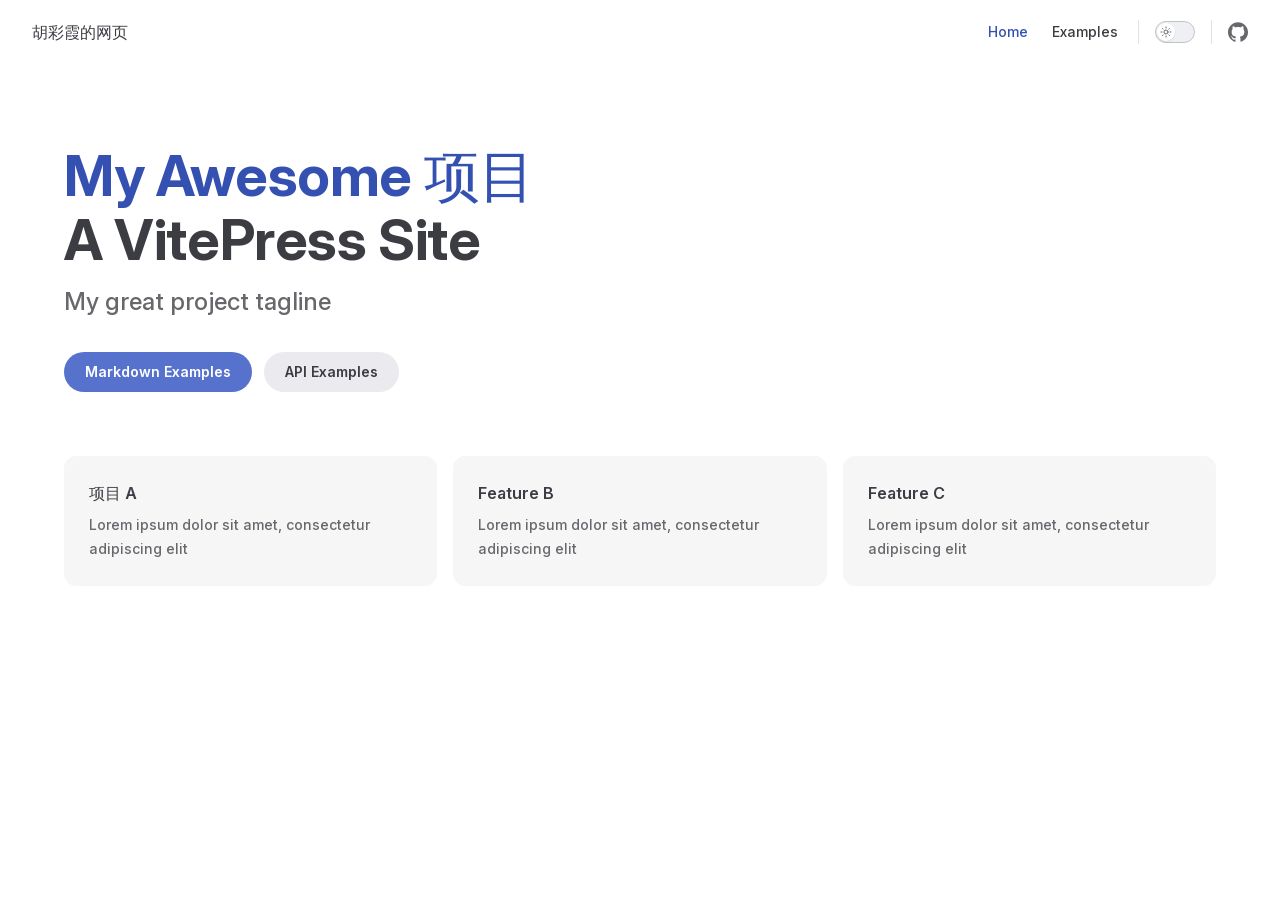
<file: index.html>
<!DOCTYPE html>
<html lang="en-US" dir="ltr">
  <head>
    <meta charset="utf-8">
    <meta name="viewport" content="width=device-width,initial-scale=1">
    <title>胡彩霞的网页</title>
    <meta name="description" content="A VitePress Site">
    <meta name="generator" content="VitePress v2.0.0-alpha.15">
    <link rel="preload stylesheet" href="/assets/style.tE5om2fv.css" as="style">
    <link rel="preload stylesheet" href="/vp-icons.css" as="style">
    
    <script type="module" src="/assets/app.DkbJkbWd.js"></script>
    <link rel="preload" href="/assets/inter-roman-latin.Di8DUHzh.woff2" as="font" type="font/woff2" crossorigin="">
    <link rel="modulepreload" href="/assets/chunks/theme.-PLWBRT_.js">
    <link rel="modulepreload" href="/assets/chunks/framework.B8DMMYNI.js">
    <link rel="modulepreload" href="/assets/index.md.CuyCPKlv.lean.js">
    <script id="check-dark-mode">(()=>{const e=localStorage.getItem("vitepress-theme-appearance")||"auto",a=window.matchMedia("(prefers-color-scheme: dark)").matches;(!e||e==="auto"?a:e==="dark")&&document.documentElement.classList.add("dark")})();</script>
    <script id="check-mac-os">document.documentElement.classList.toggle("mac",/Mac|iPhone|iPod|iPad/i.test(navigator.platform));</script>
  </head>
  <body>
    <div id="app"><div class="Layout" data-v-1df9f90f><!--[--><!--]--><!--[--><span tabindex="-1" data-v-331ec75c></span><a href="#VPContent" class="VPSkipLink visually-hidden" data-v-331ec75c>Skip to content</a><!--]--><!----><header class="VPNav" data-v-1df9f90f data-v-da52a441><div class="VPNavBar" data-v-da52a441 data-v-70946a35><div class="wrapper" data-v-70946a35><div class="container" data-v-70946a35><div class="title" data-v-70946a35><div class="VPNavBarTitle" data-v-70946a35 data-v-1e38c6bc><a class="title" href="/" data-v-1e38c6bc><!--[--><!--]--><!----><span data-v-1e38c6bc>胡彩霞的网页</span><!--[--><!--]--></a></div></div><div class="content" data-v-70946a35><div class="content-body" data-v-70946a35><!--[--><!--]--><div class="VPNavBarSearch search" data-v-70946a35><!----></div><nav aria-labelledby="main-nav-aria-label" class="VPNavBarMenu menu" data-v-70946a35 data-v-39714824><span id="main-nav-aria-label" class="visually-hidden" data-v-39714824> Main Navigation </span><!--[--><!--[--><a class="VPLink link VPNavBarMenuLink active" href="/" tabindex="0" data-v-39714824 data-v-52a1d768><!--[--><span data-v-52a1d768>Home</span><!--]--></a><!--]--><!--[--><a class="VPLink link VPNavBarMenuLink" href="/git/note1.html" tabindex="0" data-v-39714824 data-v-52a1d768><!--[--><span data-v-52a1d768>Examples</span><!--]--></a><!--]--><!--]--></nav><!----><div class="VPNavBarAppearance appearance" data-v-70946a35 data-v-6c893767><button class="VPSwitch VPSwitchAppearance" type="button" role="switch" title aria-checked="false" data-v-6c893767 data-v-5337faa4 data-v-1d5665e3><span class="check" data-v-1d5665e3><span class="icon" data-v-1d5665e3><!--[--><span class="vpi-sun sun" data-v-5337faa4></span><span class="vpi-moon moon" data-v-5337faa4></span><!--]--></span></span></button></div><div class="VPSocialLinks VPNavBarSocialLinks social-links" data-v-70946a35 data-v-0394ad82 data-v-d07f11e6><!--[--><a class="VPSocialLink no-icon" href="https://github.com/vuejs/vitepress" aria-label="github" target="_blank" rel="me noopener" data-v-d07f11e6 data-v-591a6b30><span class="vpi-social-github"></span></a><!--]--></div><div class="VPFlyout VPNavBarExtra extra" data-v-70946a35 data-v-bf2fac68 data-v-42cb505d><button type="button" class="button" aria-haspopup="true" aria-expanded="false" aria-label="extra navigation" data-v-42cb505d><span class="vpi-more-horizontal icon" data-v-42cb505d></span></button><div class="menu" data-v-42cb505d><div class="VPMenu" data-v-42cb505d data-v-25a6cce8><!----><!--[--><!--[--><!----><div class="group" data-v-bf2fac68><div class="item appearance" data-v-bf2fac68><p class="label" data-v-bf2fac68>Appearance</p><div class="appearance-action" data-v-bf2fac68><button class="VPSwitch VPSwitchAppearance" type="button" role="switch" title aria-checked="false" data-v-bf2fac68 data-v-5337faa4 data-v-1d5665e3><span class="check" data-v-1d5665e3><span class="icon" data-v-1d5665e3><!--[--><span class="vpi-sun sun" data-v-5337faa4></span><span class="vpi-moon moon" data-v-5337faa4></span><!--]--></span></span></button></div></div></div><div class="group" data-v-bf2fac68><div class="item social-links" data-v-bf2fac68><div class="VPSocialLinks social-links-list" data-v-bf2fac68 data-v-d07f11e6><!--[--><a class="VPSocialLink no-icon" href="https://github.com/vuejs/vitepress" aria-label="github" target="_blank" rel="me noopener" data-v-d07f11e6 data-v-591a6b30><span class="vpi-social-github"></span></a><!--]--></div></div></div><!--]--><!--]--></div></div></div><!--[--><!--]--><button type="button" class="VPNavBarHamburger hamburger" aria-label="mobile navigation" aria-expanded="false" aria-controls="VPNavScreen" data-v-70946a35 data-v-e5dd9c1c><span class="container" data-v-e5dd9c1c><span class="top" data-v-e5dd9c1c></span><span class="middle" data-v-e5dd9c1c></span><span class="bottom" data-v-e5dd9c1c></span></span></button></div></div></div></div><div class="divider" data-v-70946a35><div class="divider-line" data-v-70946a35></div></div></div><!----></header><!----><!----><div class="VPContent is-home" id="VPContent" data-v-1df9f90f data-v-c87f25bf><div class="VPHome" data-v-c87f25bf data-v-8b561e3d><!--[--><!--]--><div class="VPHero VPHomeHero" data-v-8b561e3d data-v-1e96e9e8><div class="container" data-v-1e96e9e8><div class="main" data-v-1e96e9e8><!--[--><!--]--><!--[--><h1 class="heading" data-v-1e96e9e8><span class="name clip" data-v-1e96e9e8>My Awesome 项目</span><span class="text" data-v-1e96e9e8>A VitePress Site</span></h1><p class="tagline" data-v-1e96e9e8>My great project tagline</p><!--]--><!--[--><!--]--><div class="actions" data-v-1e96e9e8><!--[--><div class="action" data-v-1e96e9e8><a class="VPButton medium brand" href="/git/note1.html" data-v-1e96e9e8 data-v-01bff58b><!--[-->Markdown Examples<!--]--></a></div><div class="action" data-v-1e96e9e8><a class="VPButton medium alt" href="/api-examples.html" data-v-1e96e9e8 data-v-01bff58b><!--[-->API Examples<!--]--></a></div><!--]--></div><!--[--><!--]--></div><!----></div></div><!--[--><!--]--><!--[--><!--]--><div class="VPFeatures VPHomeFeatures" data-v-8b561e3d data-v-a6181336><div class="container" data-v-a6181336><div class="items" data-v-a6181336><!--[--><div class="grid-3 item" data-v-a6181336><div class="VPLink no-icon VPFeature" data-v-a6181336 data-v-5219619b><!--[--><article class="box" data-v-5219619b><!----><h2 class="title" data-v-5219619b>项目 A</h2><p class="details" data-v-5219619b>Lorem ipsum dolor sit amet, consectetur adipiscing elit</p><!----></article><!--]--></div></div><div class="grid-3 item" data-v-a6181336><div class="VPLink no-icon VPFeature" data-v-a6181336 data-v-5219619b><!--[--><article class="box" data-v-5219619b><!----><h2 class="title" data-v-5219619b>Feature B</h2><p class="details" data-v-5219619b>Lorem ipsum dolor sit amet, consectetur adipiscing elit</p><!----></article><!--]--></div></div><div class="grid-3 item" data-v-a6181336><div class="VPLink no-icon VPFeature" data-v-a6181336 data-v-5219619b><!--[--><article class="box" data-v-5219619b><!----><h2 class="title" data-v-5219619b>Feature C</h2><p class="details" data-v-5219619b>Lorem ipsum dolor sit amet, consectetur adipiscing elit</p><!----></article><!--]--></div></div><!--]--></div></div></div><!--[--><!--]--><div class="vp-doc container" style="" data-v-8b561e3d data-v-8e2d4988><!--[--><div style="position:relative;" data-v-8b561e3d><div></div></div><!--]--></div></div></div><!----><!--[--><!--]--></div></div>
    <script>window.__VP_HASH_MAP__=JSON.parse("{\"api-examples.md\":\"01-WrTK2\",\"git_note1.md\":\"anYqhx6D\",\"git_note2.md\":\"BTXrP4EF\",\"git_note3.md\":\"DhAqrg-w\",\"git_note4.md\":\"DJQtse--\",\"git_note5.md\":\"CiCuTSr9\",\"git_note6.md\":\"BkOiJZXx\",\"git_note7.md\":\"Cs3NaDq_\",\"index.md\":\"CuyCPKlv\",\"markdown-examples.md\":\"Cr-EjMUX\"}");window.__VP_SITE_DATA__=JSON.parse("{\"lang\":\"en-US\",\"dir\":\"ltr\",\"title\":\"胡彩霞的网页\",\"description\":\"A VitePress Site\",\"base\":\"/\",\"head\":[],\"router\":{\"prefetchLinks\":true},\"appearance\":true,\"themeConfig\":{\"nav\":[{\"text\":\"Home\",\"link\":\"/\"},{\"text\":\"Examples\",\"link\":\"/git/note1\"}],\"sidebar\":[{\"text\":\"Examples\",\"items\":[{\"text\":\"笔记一\",\"link\":\"/git/note1\"},{\"text\":\"笔记二\",\"link\":\"/git/note2\"},{\"text\":\"笔记三\",\"link\":\"/git/note3\"},{\"text\":\"笔记四\",\"link\":\"/git/note4\"},{\"text\":\"笔记五\",\"link\":\"/git/note5\"},{\"text\":\"笔记六\",\"link\":\"/git/note6\"},{\"text\":\"笔记七\",\"link\":\"/git/note7\"}]}],\"socialLinks\":[{\"icon\":\"github\",\"link\":\"https://github.com/vuejs/vitepress\"}]},\"locales\":{},\"scrollOffset\":134,\"cleanUrls\":false,\"additionalConfig\":{}}");</script>
    
  </body>
</html>
</file>
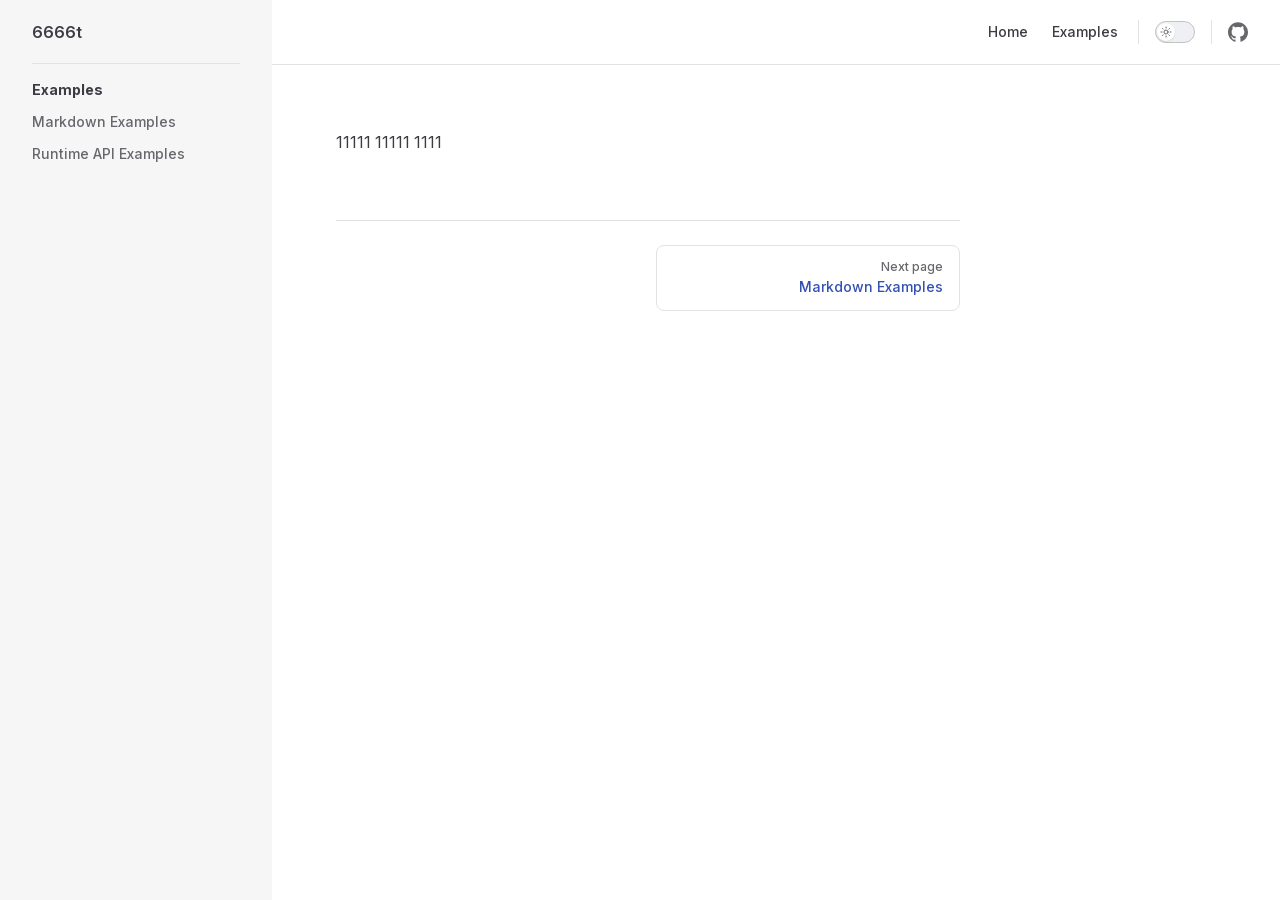
<file: 5615.html>
<!DOCTYPE html>
<html lang="en-US" dir="ltr">
  <head>
    <meta charset="utf-8">
    <meta name="viewport" content="width=device-width,initial-scale=1">
    <title>6666t</title>
    <meta name="description" content="A VitePress Site">
    <meta name="generator" content="VitePress v2.0.0-alpha.13">
    <link rel="preload stylesheet" href="/assets/style.BclE-FKq.css" as="style">
    <link rel="preload stylesheet" href="/vp-icons.css" as="style">
    
    <script type="module" src="/assets/app.Cq2tSvCJ.js"></script>
    <link rel="preload" href="/assets/inter-roman-latin.Di8DUHzh.woff2" as="font" type="font/woff2" crossorigin="">
    <link rel="modulepreload" href="/assets/chunks/theme.C7GAQTKo.js">
    <link rel="modulepreload" href="/assets/chunks/framework.BEBVyHNm.js">
    <link rel="modulepreload" href="/assets/5615.md.BoLRvcFv.lean.js">
    <script id="check-dark-mode">(()=>{const e=localStorage.getItem("vitepress-theme-appearance")||"auto",a=window.matchMedia("(prefers-color-scheme: dark)").matches;(!e||e==="auto"?a:e==="dark")&&document.documentElement.classList.add("dark")})();</script>
    <script id="check-mac-os">document.documentElement.classList.toggle("mac",/Mac|iPhone|iPod|iPad/i.test(navigator.platform));</script>
  </head>
  <body>
    <div id="app"><div class="Layout" data-v-1df9f90f><!--[--><!--]--><!--[--><span tabindex="-1" data-v-331ec75c></span><a href="#VPContent" class="VPSkipLink visually-hidden" data-v-331ec75c>Skip to content</a><!--]--><!----><header class="VPNav" data-v-1df9f90f data-v-9f75dce3><div class="VPNavBar" data-v-9f75dce3 data-v-2a96a3d0><div class="wrapper" data-v-2a96a3d0><div class="container" data-v-2a96a3d0><div class="title" data-v-2a96a3d0><div class="VPNavBarTitle has-sidebar" data-v-2a96a3d0 data-v-1e38c6bc><a class="title" href="/" data-v-1e38c6bc><!--[--><!--]--><!----><span data-v-1e38c6bc>6666t</span><!--[--><!--]--></a></div></div><div class="content" data-v-2a96a3d0><div class="content-body" data-v-2a96a3d0><!--[--><!--]--><div class="VPNavBarSearch search" data-v-2a96a3d0><!----></div><nav aria-labelledby="main-nav-aria-label" class="VPNavBarMenu menu" data-v-2a96a3d0 data-v-39714824><span id="main-nav-aria-label" class="visually-hidden" data-v-39714824> Main Navigation </span><!--[--><!--[--><a class="VPLink link VPNavBarMenuLink" href="/" tabindex="0" data-v-39714824 data-v-52a1d768><!--[--><span data-v-52a1d768>Home</span><!--]--></a><!--]--><!--[--><a class="VPLink link VPNavBarMenuLink" href="/markdown-examples.html" tabindex="0" data-v-39714824 data-v-52a1d768><!--[--><span data-v-52a1d768>Examples</span><!--]--></a><!--]--><!--]--></nav><!----><div class="VPNavBarAppearance appearance" data-v-2a96a3d0 data-v-6c893767><button class="VPSwitch VPSwitchAppearance" type="button" role="switch" title aria-checked="false" data-v-6c893767 data-v-5337faa4 data-v-1d5665e3><span class="check" data-v-1d5665e3><span class="icon" data-v-1d5665e3><!--[--><span class="vpi-sun sun" data-v-5337faa4></span><span class="vpi-moon moon" data-v-5337faa4></span><!--]--></span></span></button></div><div class="VPSocialLinks VPNavBarSocialLinks social-links" data-v-2a96a3d0 data-v-0394ad82 data-v-d07f11e6><!--[--><a class="VPSocialLink no-icon" href="https://github.com/vuejs/vitepress" aria-label="github" target="_blank" rel="me noopener" data-v-d07f11e6 data-v-591a6b30><span class="vpi-social-github"></span></a><!--]--></div><div class="VPFlyout VPNavBarExtra extra" data-v-2a96a3d0 data-v-bf2fac68 data-v-42cb505d><button type="button" class="button" aria-haspopup="true" aria-expanded="false" aria-label="extra navigation" data-v-42cb505d><span class="vpi-more-horizontal icon" data-v-42cb505d></span></button><div class="menu" data-v-42cb505d><div class="VPMenu" data-v-42cb505d data-v-25a6cce8><!----><!--[--><!--[--><!----><div class="group" data-v-bf2fac68><div class="item appearance" data-v-bf2fac68><p class="label" data-v-bf2fac68>Appearance</p><div class="appearance-action" data-v-bf2fac68><button class="VPSwitch VPSwitchAppearance" type="button" role="switch" title aria-checked="false" data-v-bf2fac68 data-v-5337faa4 data-v-1d5665e3><span class="check" data-v-1d5665e3><span class="icon" data-v-1d5665e3><!--[--><span class="vpi-sun sun" data-v-5337faa4></span><span class="vpi-moon moon" data-v-5337faa4></span><!--]--></span></span></button></div></div></div><div class="group" data-v-bf2fac68><div class="item social-links" data-v-bf2fac68><div class="VPSocialLinks social-links-list" data-v-bf2fac68 data-v-d07f11e6><!--[--><a class="VPSocialLink no-icon" href="https://github.com/vuejs/vitepress" aria-label="github" target="_blank" rel="me noopener" data-v-d07f11e6 data-v-591a6b30><span class="vpi-social-github"></span></a><!--]--></div></div></div><!--]--><!--]--></div></div></div><!--[--><!--]--><button type="button" class="VPNavBarHamburger hamburger" aria-label="mobile navigation" aria-expanded="false" aria-controls="VPNavScreen" data-v-2a96a3d0 data-v-e5dd9c1c><span class="container" data-v-e5dd9c1c><span class="top" data-v-e5dd9c1c></span><span class="middle" data-v-e5dd9c1c></span><span class="bottom" data-v-e5dd9c1c></span></span></button></div></div></div></div><div class="divider" data-v-2a96a3d0><div class="divider-line" data-v-2a96a3d0></div></div></div><!----></header><div class="VPLocalNav has-sidebar empty" data-v-1df9f90f data-v-8acdfeb5><div class="container" data-v-8acdfeb5><button class="menu" aria-expanded="false" aria-controls="VPSidebarNav" data-v-8acdfeb5><span class="vpi-align-left menu-icon" data-v-8acdfeb5></span><span class="menu-text" data-v-8acdfeb5>Menu</span></button><div class="VPLocalNavOutlineDropdown" style="--vp-vh:0px;" data-v-8acdfeb5 data-v-0bf0e06f><button data-v-0bf0e06f>Return to top</button><!----></div></div></div><aside class="VPSidebar" data-v-1df9f90f data-v-d9ac16f8><div class="curtain" data-v-d9ac16f8></div><nav class="nav" id="VPSidebarNav" aria-labelledby="sidebar-aria-label" tabindex="-1" data-v-d9ac16f8><span class="visually-hidden" id="sidebar-aria-label" data-v-d9ac16f8> Sidebar Navigation </span><!--[--><!--]--><!--[--><div class="no-transition group" data-v-8d50c081><section class="VPSidebarItem level-0" data-v-8d50c081 data-v-d81de50c><div class="item" role="button" tabindex="0" data-v-d81de50c><div class="indicator" data-v-d81de50c></div><h2 class="text" data-v-d81de50c>Examples</h2><!----></div><div class="items" data-v-d81de50c><!--[--><div class="VPSidebarItem level-1 is-link" data-v-d81de50c data-v-d81de50c><div class="item" data-v-d81de50c><div class="indicator" data-v-d81de50c></div><a class="VPLink link link" href="/markdown-examples.html" data-v-d81de50c><!--[--><p class="text" data-v-d81de50c>Markdown Examples</p><!--]--></a><!----></div><!----></div><div class="VPSidebarItem level-1 is-link" data-v-d81de50c data-v-d81de50c><div class="item" data-v-d81de50c><div class="indicator" data-v-d81de50c></div><a class="VPLink link link" href="/api-examples.html" data-v-d81de50c><!--[--><p class="text" data-v-d81de50c>Runtime API Examples</p><!--]--></a><!----></div><!----></div><!--]--></div></section></div><!--]--><!--[--><!--]--></nav></aside><div class="VPContent has-sidebar" id="VPContent" data-v-1df9f90f data-v-aff0b8d7><div class="VPDoc has-sidebar has-aside" data-v-aff0b8d7 data-v-7011f0d8><!--[--><!--]--><div class="container" data-v-7011f0d8><div class="aside" data-v-7011f0d8><div class="aside-curtain" data-v-7011f0d8></div><div class="aside-container" data-v-7011f0d8><div class="aside-content" data-v-7011f0d8><div class="VPDocAside" data-v-7011f0d8 data-v-3f215769><!--[--><!--]--><!--[--><!--]--><nav aria-labelledby="doc-outline-aria-label" class="VPDocAsideOutline" data-v-3f215769 data-v-60d5052e><div class="content" data-v-60d5052e><div class="outline-marker" data-v-60d5052e></div><div aria-level="2" class="outline-title" id="doc-outline-aria-label" role="heading" data-v-60d5052e>On this page</div><ul class="VPDocOutlineItem root" data-v-60d5052e data-v-1ce71065><!--[--><!--]--></ul></div></nav><!--[--><!--]--><div class="spacer" data-v-3f215769></div><!--[--><!--]--><!----><!--[--><!--]--><!--[--><!--]--></div></div></div></div><div class="content" data-v-7011f0d8><div class="content-container" data-v-7011f0d8><!--[--><!--]--><main class="main" data-v-7011f0d8><div style="position:relative;" class="vp-doc _5615" data-v-7011f0d8><div><p>11111 11111 1111</p></div></div></main><footer class="VPDocFooter" data-v-7011f0d8 data-v-e257564d><!--[--><!--]--><!----><nav class="prev-next" aria-labelledby="doc-footer-aria-label" data-v-e257564d><span class="visually-hidden" id="doc-footer-aria-label" data-v-e257564d>Pager</span><div class="pager" data-v-e257564d><!----></div><div class="pager" data-v-e257564d><a class="VPLink link pager-link next" href="/markdown-examples.html" data-v-e257564d><!--[--><span class="desc" data-v-e257564d>Next page</span><span class="title" data-v-e257564d>Markdown Examples</span><!--]--></a></div></nav></footer><!--[--><!--]--></div></div></div><!--[--><!--]--></div></div><!----><!--[--><!--]--></div></div>
    <script>window.__VP_HASH_MAP__=JSON.parse("{\"5615.md\":\"BoLRvcFv\",\"a_a.md\":\"CcmriNL_\",\"api-examples.md\":\"CV_3w_cI\",\"git_note1.md\":\"C_32cxXJ\",\"index.md\":\"mMLyzAAj\",\"markdown-examples.md\":\"BHGSn4vv\"}");window.__VP_SITE_DATA__=JSON.parse("{\"lang\":\"en-US\",\"dir\":\"ltr\",\"title\":\"6666t\",\"description\":\"A VitePress Site\",\"base\":\"/\",\"head\":[],\"router\":{\"prefetchLinks\":true},\"appearance\":true,\"themeConfig\":{\"nav\":[{\"text\":\"Home\",\"link\":\"/\"},{\"text\":\"Examples\",\"link\":\"/markdown-examples\"}],\"sidebar\":[{\"text\":\"Examples\",\"items\":[{\"text\":\"Markdown Examples\",\"link\":\"/markdown-examples\"},{\"text\":\"Runtime API Examples\",\"link\":\"/api-examples\"}]}],\"socialLinks\":[{\"icon\":\"github\",\"link\":\"https://github.com/vuejs/vitepress\"}]},\"locales\":{},\"scrollOffset\":134,\"cleanUrls\":false,\"additionalConfig\":{}}");</script>
    
  </body>
</html>
</file>
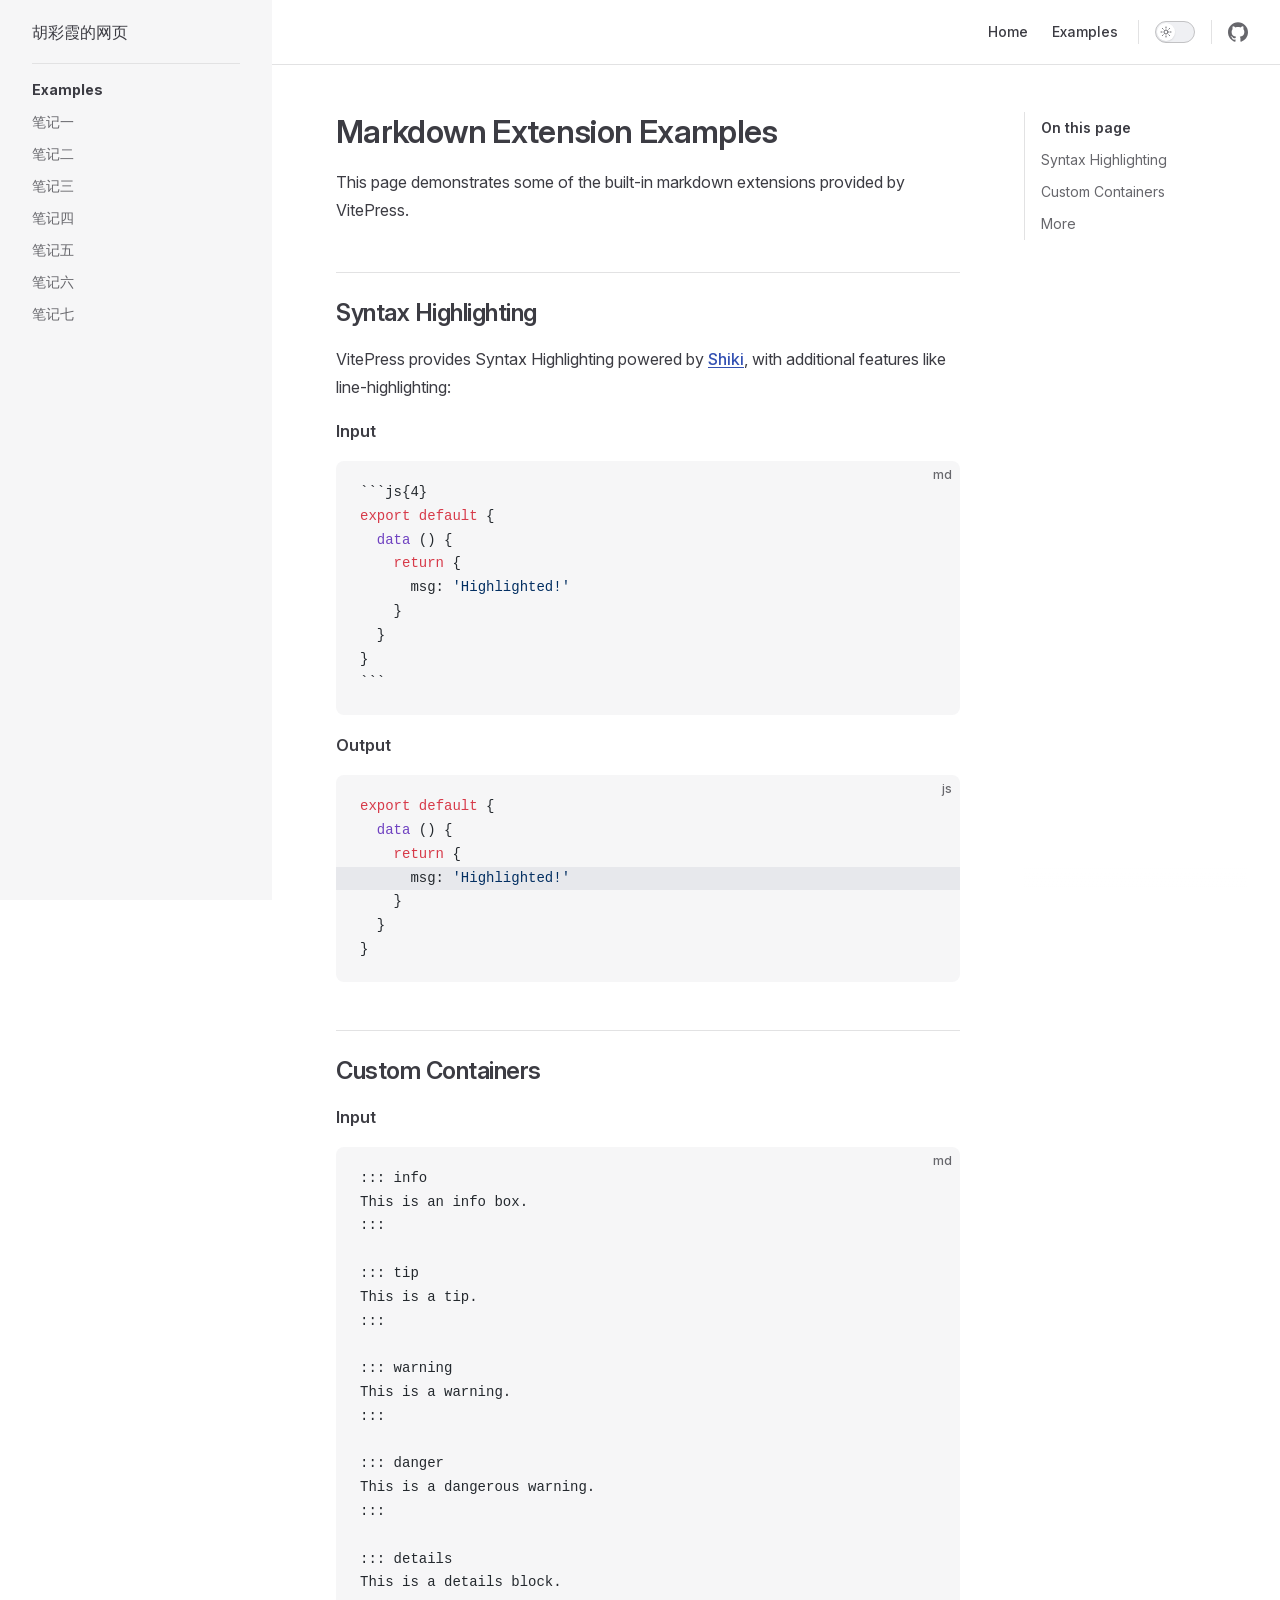
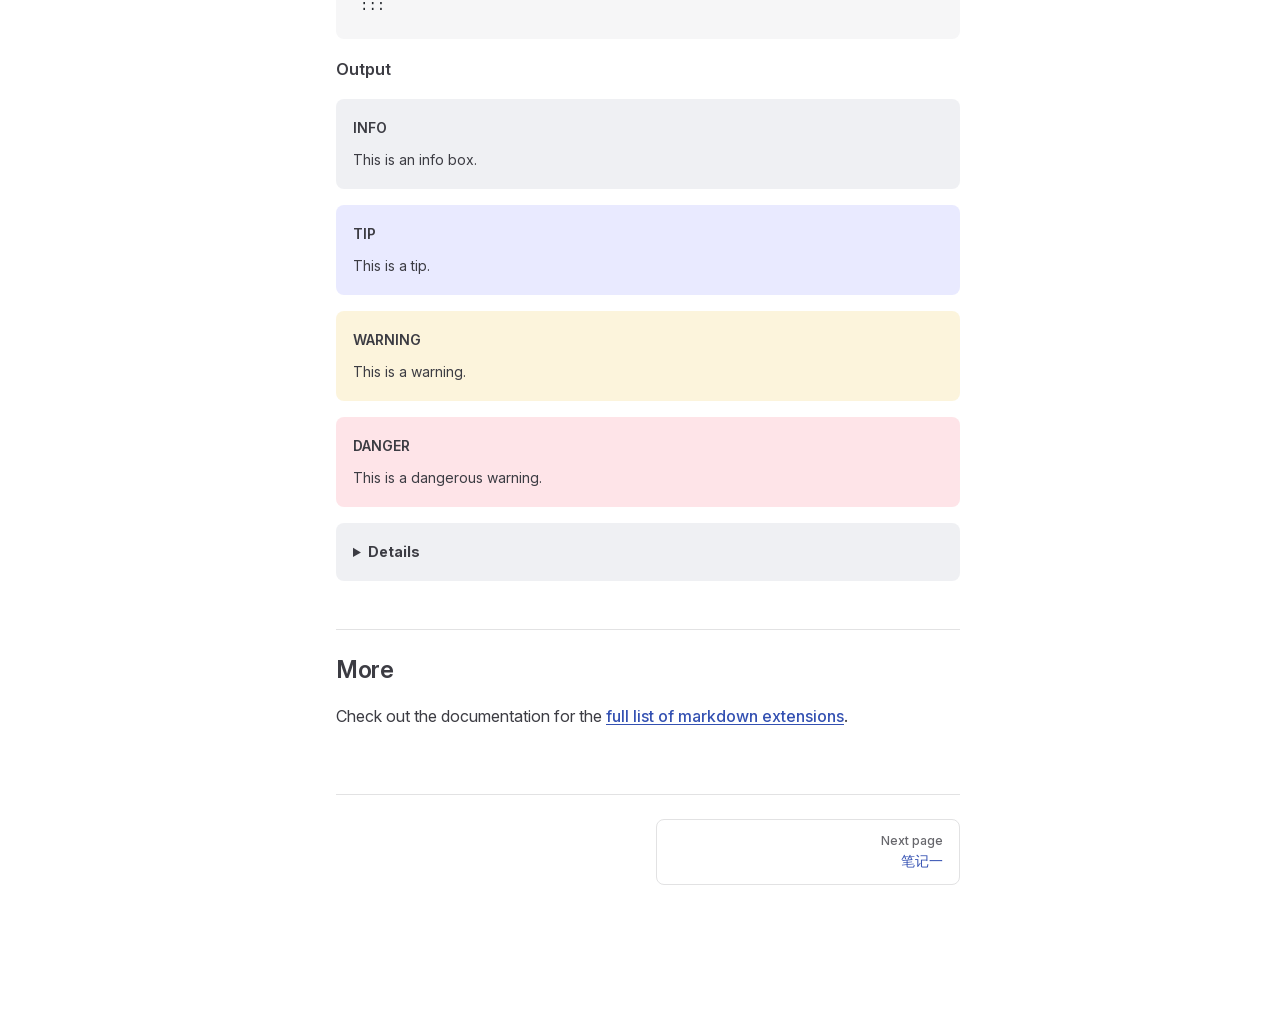
<file: markdown-examples.html>
<!DOCTYPE html>
<html lang="en-US" dir="ltr">
  <head>
    <meta charset="utf-8">
    <meta name="viewport" content="width=device-width,initial-scale=1">
    <title>Markdown Extension Examples | 胡彩霞的网页</title>
    <meta name="description" content="A VitePress Site">
    <meta name="generator" content="VitePress v2.0.0-alpha.15">
    <link rel="preload stylesheet" href="/assets/style.tE5om2fv.css" as="style">
    <link rel="preload stylesheet" href="/vp-icons.css" as="style">
    
    <script type="module" src="/assets/app.DkbJkbWd.js"></script>
    <link rel="preload" href="/assets/inter-roman-latin.Di8DUHzh.woff2" as="font" type="font/woff2" crossorigin="">
    <link rel="modulepreload" href="/assets/chunks/theme.-PLWBRT_.js">
    <link rel="modulepreload" href="/assets/chunks/framework.B8DMMYNI.js">
    <link rel="modulepreload" href="/assets/markdown-examples.md.Cr-EjMUX.lean.js">
    <script id="check-dark-mode">(()=>{const e=localStorage.getItem("vitepress-theme-appearance")||"auto",a=window.matchMedia("(prefers-color-scheme: dark)").matches;(!e||e==="auto"?a:e==="dark")&&document.documentElement.classList.add("dark")})();</script>
    <script id="check-mac-os">document.documentElement.classList.toggle("mac",/Mac|iPhone|iPod|iPad/i.test(navigator.platform));</script>
  </head>
  <body>
    <div id="app"><div class="Layout" data-v-1df9f90f><!--[--><!--]--><!--[--><span tabindex="-1" data-v-331ec75c></span><a href="#VPContent" class="VPSkipLink visually-hidden" data-v-331ec75c>Skip to content</a><!--]--><!----><header class="VPNav" data-v-1df9f90f data-v-da52a441><div class="VPNavBar" data-v-da52a441 data-v-70946a35><div class="wrapper" data-v-70946a35><div class="container" data-v-70946a35><div class="title" data-v-70946a35><div class="VPNavBarTitle has-sidebar" data-v-70946a35 data-v-1e38c6bc><a class="title" href="/" data-v-1e38c6bc><!--[--><!--]--><!----><span data-v-1e38c6bc>胡彩霞的网页</span><!--[--><!--]--></a></div></div><div class="content" data-v-70946a35><div class="content-body" data-v-70946a35><!--[--><!--]--><div class="VPNavBarSearch search" data-v-70946a35><!----></div><nav aria-labelledby="main-nav-aria-label" class="VPNavBarMenu menu" data-v-70946a35 data-v-39714824><span id="main-nav-aria-label" class="visually-hidden" data-v-39714824> Main Navigation </span><!--[--><!--[--><a class="VPLink link VPNavBarMenuLink" href="/" tabindex="0" data-v-39714824 data-v-52a1d768><!--[--><span data-v-52a1d768>Home</span><!--]--></a><!--]--><!--[--><a class="VPLink link VPNavBarMenuLink" href="/git/note1.html" tabindex="0" data-v-39714824 data-v-52a1d768><!--[--><span data-v-52a1d768>Examples</span><!--]--></a><!--]--><!--]--></nav><!----><div class="VPNavBarAppearance appearance" data-v-70946a35 data-v-6c893767><button class="VPSwitch VPSwitchAppearance" type="button" role="switch" title aria-checked="false" data-v-6c893767 data-v-5337faa4 data-v-1d5665e3><span class="check" data-v-1d5665e3><span class="icon" data-v-1d5665e3><!--[--><span class="vpi-sun sun" data-v-5337faa4></span><span class="vpi-moon moon" data-v-5337faa4></span><!--]--></span></span></button></div><div class="VPSocialLinks VPNavBarSocialLinks social-links" data-v-70946a35 data-v-0394ad82 data-v-d07f11e6><!--[--><a class="VPSocialLink no-icon" href="https://github.com/vuejs/vitepress" aria-label="github" target="_blank" rel="me noopener" data-v-d07f11e6 data-v-591a6b30><span class="vpi-social-github"></span></a><!--]--></div><div class="VPFlyout VPNavBarExtra extra" data-v-70946a35 data-v-bf2fac68 data-v-42cb505d><button type="button" class="button" aria-haspopup="true" aria-expanded="false" aria-label="extra navigation" data-v-42cb505d><span class="vpi-more-horizontal icon" data-v-42cb505d></span></button><div class="menu" data-v-42cb505d><div class="VPMenu" data-v-42cb505d data-v-25a6cce8><!----><!--[--><!--[--><!----><div class="group" data-v-bf2fac68><div class="item appearance" data-v-bf2fac68><p class="label" data-v-bf2fac68>Appearance</p><div class="appearance-action" data-v-bf2fac68><button class="VPSwitch VPSwitchAppearance" type="button" role="switch" title aria-checked="false" data-v-bf2fac68 data-v-5337faa4 data-v-1d5665e3><span class="check" data-v-1d5665e3><span class="icon" data-v-1d5665e3><!--[--><span class="vpi-sun sun" data-v-5337faa4></span><span class="vpi-moon moon" data-v-5337faa4></span><!--]--></span></span></button></div></div></div><div class="group" data-v-bf2fac68><div class="item social-links" data-v-bf2fac68><div class="VPSocialLinks social-links-list" data-v-bf2fac68 data-v-d07f11e6><!--[--><a class="VPSocialLink no-icon" href="https://github.com/vuejs/vitepress" aria-label="github" target="_blank" rel="me noopener" data-v-d07f11e6 data-v-591a6b30><span class="vpi-social-github"></span></a><!--]--></div></div></div><!--]--><!--]--></div></div></div><!--[--><!--]--><button type="button" class="VPNavBarHamburger hamburger" aria-label="mobile navigation" aria-expanded="false" aria-controls="VPNavScreen" data-v-70946a35 data-v-e5dd9c1c><span class="container" data-v-e5dd9c1c><span class="top" data-v-e5dd9c1c></span><span class="middle" data-v-e5dd9c1c></span><span class="bottom" data-v-e5dd9c1c></span></span></button></div></div></div></div><div class="divider" data-v-70946a35><div class="divider-line" data-v-70946a35></div></div></div><!----></header><div class="VPLocalNav has-sidebar empty" data-v-1df9f90f data-v-db738f89><div class="container" data-v-db738f89><button class="menu" aria-expanded="false" aria-controls="VPSidebarNav" data-v-db738f89><span class="vpi-align-left menu-icon" data-v-db738f89></span><span class="menu-text" data-v-db738f89>Menu</span></button><div class="VPLocalNavOutlineDropdown" style="--vp-vh:0px;" data-v-db738f89 data-v-0bf0e06f><button data-v-0bf0e06f>Return to top</button><!----></div></div></div><aside class="VPSidebar" data-v-1df9f90f data-v-af661f50><div class="curtain" data-v-af661f50></div><nav class="nav" id="VPSidebarNav" aria-labelledby="sidebar-aria-label" tabindex="-1" data-v-af661f50><span class="visually-hidden" id="sidebar-aria-label" data-v-af661f50> Sidebar Navigation </span><!--[--><!--]--><!--[--><div class="no-transition group" data-v-8d50c081><section class="VPSidebarItem level-0" data-v-8d50c081 data-v-d81de50c><div class="item" role="button" tabindex="0" data-v-d81de50c><div class="indicator" data-v-d81de50c></div><h2 class="text" data-v-d81de50c>Examples</h2><!----></div><div class="items" data-v-d81de50c><!--[--><div class="VPSidebarItem level-1 is-link" data-v-d81de50c data-v-d81de50c><div class="item" data-v-d81de50c><div class="indicator" data-v-d81de50c></div><a class="VPLink link link" href="/git/note1.html" data-v-d81de50c><!--[--><p class="text" data-v-d81de50c>笔记一</p><!--]--></a><!----></div><!----></div><div class="VPSidebarItem level-1 is-link" data-v-d81de50c data-v-d81de50c><div class="item" data-v-d81de50c><div class="indicator" data-v-d81de50c></div><a class="VPLink link link" href="/git/note2.html" data-v-d81de50c><!--[--><p class="text" data-v-d81de50c>笔记二</p><!--]--></a><!----></div><!----></div><div class="VPSidebarItem level-1 is-link" data-v-d81de50c data-v-d81de50c><div class="item" data-v-d81de50c><div class="indicator" data-v-d81de50c></div><a class="VPLink link link" href="/git/note3.html" data-v-d81de50c><!--[--><p class="text" data-v-d81de50c>笔记三</p><!--]--></a><!----></div><!----></div><div class="VPSidebarItem level-1 is-link" data-v-d81de50c data-v-d81de50c><div class="item" data-v-d81de50c><div class="indicator" data-v-d81de50c></div><a class="VPLink link link" href="/git/note4.html" data-v-d81de50c><!--[--><p class="text" data-v-d81de50c>笔记四</p><!--]--></a><!----></div><!----></div><div class="VPSidebarItem level-1 is-link" data-v-d81de50c data-v-d81de50c><div class="item" data-v-d81de50c><div class="indicator" data-v-d81de50c></div><a class="VPLink link link" href="/git/note5.html" data-v-d81de50c><!--[--><p class="text" data-v-d81de50c>笔记五</p><!--]--></a><!----></div><!----></div><div class="VPSidebarItem level-1 is-link" data-v-d81de50c data-v-d81de50c><div class="item" data-v-d81de50c><div class="indicator" data-v-d81de50c></div><a class="VPLink link link" href="/git/note6.html" data-v-d81de50c><!--[--><p class="text" data-v-d81de50c>笔记六</p><!--]--></a><!----></div><!----></div><div class="VPSidebarItem level-1 is-link" data-v-d81de50c data-v-d81de50c><div class="item" data-v-d81de50c><div class="indicator" data-v-d81de50c></div><a class="VPLink link link" href="/git/note7.html" data-v-d81de50c><!--[--><p class="text" data-v-d81de50c>笔记七</p><!--]--></a><!----></div><!----></div><!--]--></div></section></div><!--]--><!--[--><!--]--></nav></aside><div class="VPContent has-sidebar" id="VPContent" data-v-1df9f90f data-v-c87f25bf><div class="VPDoc has-sidebar has-aside" data-v-c87f25bf data-v-7011f0d8><!--[--><!--]--><div class="container" data-v-7011f0d8><div class="aside" data-v-7011f0d8><div class="aside-curtain" data-v-7011f0d8></div><div class="aside-container" data-v-7011f0d8><div class="aside-content" data-v-7011f0d8><div class="VPDocAside" data-v-7011f0d8 data-v-3f215769><!--[--><!--]--><!--[--><!--]--><nav aria-labelledby="doc-outline-aria-label" class="VPDocAsideOutline" data-v-3f215769 data-v-60d5052e><div class="content" data-v-60d5052e><div class="outline-marker" data-v-60d5052e></div><div aria-level="2" class="outline-title" id="doc-outline-aria-label" role="heading" data-v-60d5052e>On this page</div><ul class="VPDocOutlineItem root" data-v-60d5052e data-v-1ce71065><!--[--><!--]--></ul></div></nav><!--[--><!--]--><div class="spacer" data-v-3f215769></div><!--[--><!--]--><!----><!--[--><!--]--><!--[--><!--]--></div></div></div></div><div class="content" data-v-7011f0d8><div class="content-container" data-v-7011f0d8><!--[--><!--]--><main class="main" data-v-7011f0d8><div style="position:relative;" class="vp-doc _markdown-examples" data-v-7011f0d8><div><h1 id="markdown-extension-examples" tabindex="-1">Markdown Extension Examples <a class="header-anchor" href="#markdown-extension-examples" aria-label="Permalink to “Markdown Extension Examples”">​</a></h1><p>This page demonstrates some of the built-in markdown extensions provided by VitePress.</p><h2 id="syntax-highlighting" tabindex="-1">Syntax Highlighting <a class="header-anchor" href="#syntax-highlighting" aria-label="Permalink to “Syntax Highlighting”">​</a></h2><p>VitePress provides Syntax Highlighting powered by <a href="https://github.com/shikijs/shiki" target="_blank" rel="noreferrer">Shiki</a>, with additional features like line-highlighting:</p><p><strong>Input</strong></p><div class="language-md"><button title="Copy Code" class="copy"></button><span class="lang">md</span><pre class="shiki shiki-themes github-light github-dark" style="--shiki-light:#24292e;--shiki-dark:#e1e4e8;--shiki-light-bg:#fff;--shiki-dark-bg:#24292e;" tabindex="0" dir="ltr"><code><span class="line"><span style="--shiki-light:#24292E;--shiki-dark:#E1E4E8;">```js{4}</span></span>
<span class="line"><span style="--shiki-light:#D73A49;--shiki-dark:#F97583;">export</span><span style="--shiki-light:#D73A49;--shiki-dark:#F97583;"> default</span><span style="--shiki-light:#24292E;--shiki-dark:#E1E4E8;"> {</span></span>
<span class="line"><span style="--shiki-light:#6F42C1;--shiki-dark:#B392F0;">  data</span><span style="--shiki-light:#24292E;--shiki-dark:#E1E4E8;"> () {</span></span>
<span class="line"><span style="--shiki-light:#D73A49;--shiki-dark:#F97583;">    return</span><span style="--shiki-light:#24292E;--shiki-dark:#E1E4E8;"> {</span></span>
<span class="line"><span style="--shiki-light:#24292E;--shiki-dark:#E1E4E8;">      msg: </span><span style="--shiki-light:#032F62;--shiki-dark:#9ECBFF;">&#39;Highlighted!&#39;</span></span>
<span class="line"><span style="--shiki-light:#24292E;--shiki-dark:#E1E4E8;">    }</span></span>
<span class="line"><span style="--shiki-light:#24292E;--shiki-dark:#E1E4E8;">  }</span></span>
<span class="line"><span style="--shiki-light:#24292E;--shiki-dark:#E1E4E8;">}</span></span>
<span class="line"><span style="--shiki-light:#24292E;--shiki-dark:#E1E4E8;">```</span></span></code></pre></div><p><strong>Output</strong></p><div class="language-js"><button title="Copy Code" class="copy"></button><span class="lang">js</span><pre class="shiki shiki-themes github-light github-dark" style="--shiki-light:#24292e;--shiki-dark:#e1e4e8;--shiki-light-bg:#fff;--shiki-dark-bg:#24292e;" tabindex="0" dir="ltr"><code><span class="line"><span style="--shiki-light:#D73A49;--shiki-dark:#F97583;">export</span><span style="--shiki-light:#D73A49;--shiki-dark:#F97583;"> default</span><span style="--shiki-light:#24292E;--shiki-dark:#E1E4E8;"> {</span></span>
<span class="line"><span style="--shiki-light:#6F42C1;--shiki-dark:#B392F0;">  data</span><span style="--shiki-light:#24292E;--shiki-dark:#E1E4E8;"> () {</span></span>
<span class="line"><span style="--shiki-light:#D73A49;--shiki-dark:#F97583;">    return</span><span style="--shiki-light:#24292E;--shiki-dark:#E1E4E8;"> {</span></span>
<span class="line highlighted"><span style="--shiki-light:#24292E;--shiki-dark:#E1E4E8;">      msg: </span><span style="--shiki-light:#032F62;--shiki-dark:#9ECBFF;">&#39;Highlighted!&#39;</span></span>
<span class="line"><span style="--shiki-light:#24292E;--shiki-dark:#E1E4E8;">    }</span></span>
<span class="line"><span style="--shiki-light:#24292E;--shiki-dark:#E1E4E8;">  }</span></span>
<span class="line"><span style="--shiki-light:#24292E;--shiki-dark:#E1E4E8;">}</span></span></code></pre></div><h2 id="custom-containers" tabindex="-1">Custom Containers <a class="header-anchor" href="#custom-containers" aria-label="Permalink to “Custom Containers”">​</a></h2><p><strong>Input</strong></p><div class="language-md"><button title="Copy Code" class="copy"></button><span class="lang">md</span><pre class="shiki shiki-themes github-light github-dark" style="--shiki-light:#24292e;--shiki-dark:#e1e4e8;--shiki-light-bg:#fff;--shiki-dark-bg:#24292e;" tabindex="0" dir="ltr"><code><span class="line"><span style="--shiki-light:#24292E;--shiki-dark:#E1E4E8;">::: info</span></span>
<span class="line"><span style="--shiki-light:#24292E;--shiki-dark:#E1E4E8;">This is an info box.</span></span>
<span class="line"><span style="--shiki-light:#24292E;--shiki-dark:#E1E4E8;">:::</span></span>
<span class="line"></span>
<span class="line"><span style="--shiki-light:#24292E;--shiki-dark:#E1E4E8;">::: tip</span></span>
<span class="line"><span style="--shiki-light:#24292E;--shiki-dark:#E1E4E8;">This is a tip.</span></span>
<span class="line"><span style="--shiki-light:#24292E;--shiki-dark:#E1E4E8;">:::</span></span>
<span class="line"></span>
<span class="line"><span style="--shiki-light:#24292E;--shiki-dark:#E1E4E8;">::: warning</span></span>
<span class="line"><span style="--shiki-light:#24292E;--shiki-dark:#E1E4E8;">This is a warning.</span></span>
<span class="line"><span style="--shiki-light:#24292E;--shiki-dark:#E1E4E8;">:::</span></span>
<span class="line"></span>
<span class="line"><span style="--shiki-light:#24292E;--shiki-dark:#E1E4E8;">::: danger</span></span>
<span class="line"><span style="--shiki-light:#24292E;--shiki-dark:#E1E4E8;">This is a dangerous warning.</span></span>
<span class="line"><span style="--shiki-light:#24292E;--shiki-dark:#E1E4E8;">:::</span></span>
<span class="line"></span>
<span class="line"><span style="--shiki-light:#24292E;--shiki-dark:#E1E4E8;">::: details</span></span>
<span class="line"><span style="--shiki-light:#24292E;--shiki-dark:#E1E4E8;">This is a details block.</span></span>
<span class="line"><span style="--shiki-light:#24292E;--shiki-dark:#E1E4E8;">:::</span></span></code></pre></div><p><strong>Output</strong></p><div class="info custom-block"><p class="custom-block-title custom-block-title-default">INFO</p><p>This is an info box.</p></div><div class="tip custom-block"><p class="custom-block-title custom-block-title-default">TIP</p><p>This is a tip.</p></div><div class="warning custom-block"><p class="custom-block-title custom-block-title-default">WARNING</p><p>This is a warning.</p></div><div class="danger custom-block"><p class="custom-block-title custom-block-title-default">DANGER</p><p>This is a dangerous warning.</p></div><details class="details custom-block"><summary>Details</summary><p>This is a details block.</p></details><h2 id="more" tabindex="-1">More <a class="header-anchor" href="#more" aria-label="Permalink to “More”">​</a></h2><p>Check out the documentation for the <a href="https://vitepress.dev/guide/markdown" target="_blank" rel="noreferrer">full list of markdown extensions</a>.</p></div></div></main><footer class="VPDocFooter" data-v-7011f0d8 data-v-e257564d><!--[--><!--]--><!----><nav class="prev-next" aria-labelledby="doc-footer-aria-label" data-v-e257564d><span class="visually-hidden" id="doc-footer-aria-label" data-v-e257564d>Pager</span><div class="pager" data-v-e257564d><!----></div><div class="pager" data-v-e257564d><a class="VPLink link pager-link next" href="/git/note1.html" data-v-e257564d><!--[--><span class="desc" data-v-e257564d>Next page</span><span class="title" data-v-e257564d>笔记一</span><!--]--></a></div></nav></footer><!--[--><!--]--></div></div></div><!--[--><!--]--></div></div><!----><!--[--><!--]--></div></div>
    <script>window.__VP_HASH_MAP__=JSON.parse("{\"api-examples.md\":\"01-WrTK2\",\"git_note1.md\":\"anYqhx6D\",\"git_note2.md\":\"BTXrP4EF\",\"git_note3.md\":\"DhAqrg-w\",\"git_note4.md\":\"DJQtse--\",\"git_note5.md\":\"CiCuTSr9\",\"git_note6.md\":\"BkOiJZXx\",\"git_note7.md\":\"Cs3NaDq_\",\"index.md\":\"CuyCPKlv\",\"markdown-examples.md\":\"Cr-EjMUX\"}");window.__VP_SITE_DATA__=JSON.parse("{\"lang\":\"en-US\",\"dir\":\"ltr\",\"title\":\"胡彩霞的网页\",\"description\":\"A VitePress Site\",\"base\":\"/\",\"head\":[],\"router\":{\"prefetchLinks\":true},\"appearance\":true,\"themeConfig\":{\"nav\":[{\"text\":\"Home\",\"link\":\"/\"},{\"text\":\"Examples\",\"link\":\"/git/note1\"}],\"sidebar\":[{\"text\":\"Examples\",\"items\":[{\"text\":\"笔记一\",\"link\":\"/git/note1\"},{\"text\":\"笔记二\",\"link\":\"/git/note2\"},{\"text\":\"笔记三\",\"link\":\"/git/note3\"},{\"text\":\"笔记四\",\"link\":\"/git/note4\"},{\"text\":\"笔记五\",\"link\":\"/git/note5\"},{\"text\":\"笔记六\",\"link\":\"/git/note6\"},{\"text\":\"笔记七\",\"link\":\"/git/note7\"}]}],\"socialLinks\":[{\"icon\":\"github\",\"link\":\"https://github.com/vuejs/vitepress\"}]},\"locales\":{},\"scrollOffset\":134,\"cleanUrls\":false,\"additionalConfig\":{}}");</script>
    
  </body>
</html>
</file>
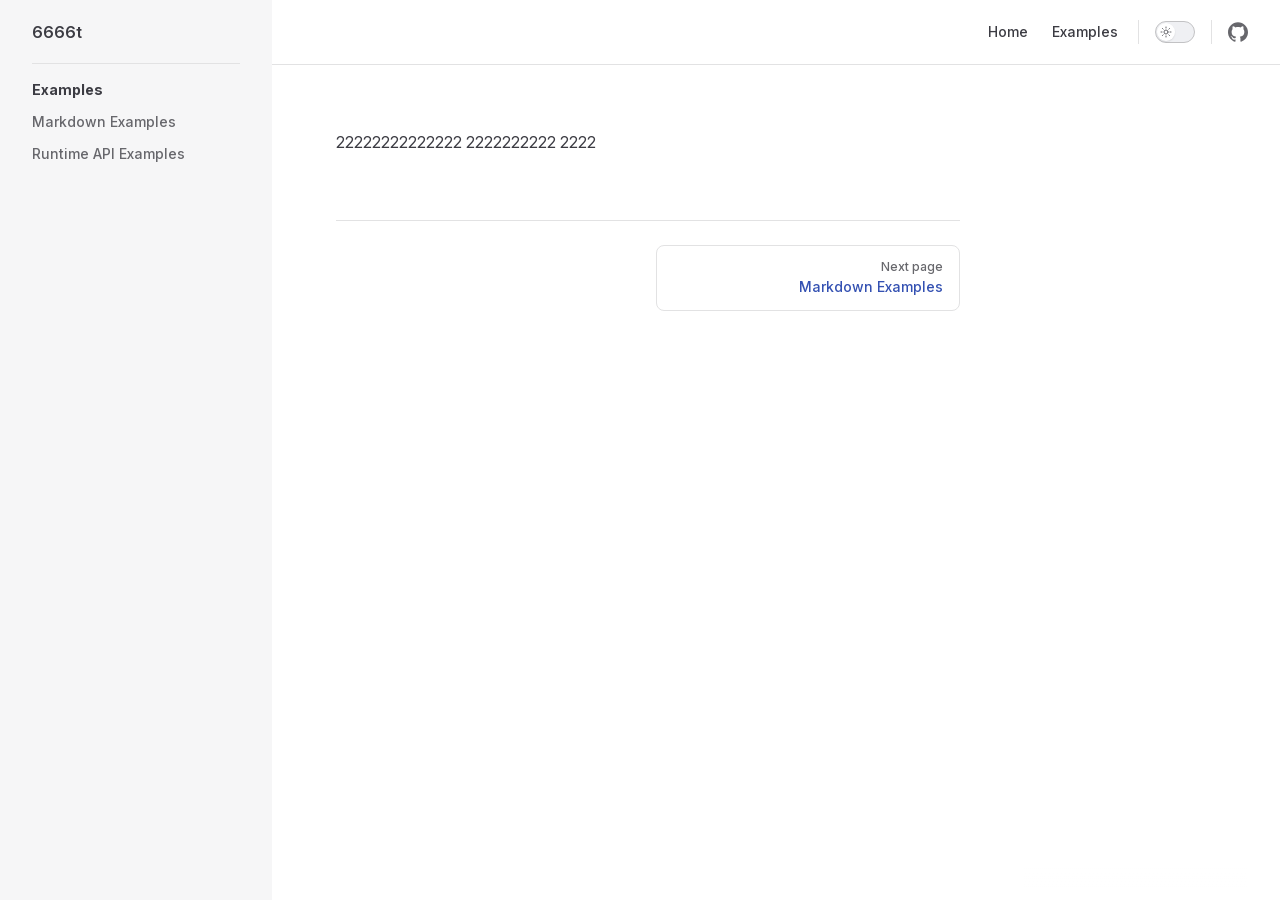
<file: a/a.html>
<!DOCTYPE html>
<html lang="en-US" dir="ltr">
  <head>
    <meta charset="utf-8">
    <meta name="viewport" content="width=device-width,initial-scale=1">
    <title>6666t</title>
    <meta name="description" content="A VitePress Site">
    <meta name="generator" content="VitePress v2.0.0-alpha.13">
    <link rel="preload stylesheet" href="/assets/style.BclE-FKq.css" as="style">
    <link rel="preload stylesheet" href="/vp-icons.css" as="style">
    
    <script type="module" src="/assets/app.Cq2tSvCJ.js"></script>
    <link rel="preload" href="/assets/inter-roman-latin.Di8DUHzh.woff2" as="font" type="font/woff2" crossorigin="">
    <link rel="modulepreload" href="/assets/chunks/theme.C7GAQTKo.js">
    <link rel="modulepreload" href="/assets/chunks/framework.BEBVyHNm.js">
    <link rel="modulepreload" href="/assets/a_a.md.CcmriNL_.lean.js">
    <script id="check-dark-mode">(()=>{const e=localStorage.getItem("vitepress-theme-appearance")||"auto",a=window.matchMedia("(prefers-color-scheme: dark)").matches;(!e||e==="auto"?a:e==="dark")&&document.documentElement.classList.add("dark")})();</script>
    <script id="check-mac-os">document.documentElement.classList.toggle("mac",/Mac|iPhone|iPod|iPad/i.test(navigator.platform));</script>
  </head>
  <body>
    <div id="app"><div class="Layout" data-v-1df9f90f><!--[--><!--]--><!--[--><span tabindex="-1" data-v-331ec75c></span><a href="#VPContent" class="VPSkipLink visually-hidden" data-v-331ec75c>Skip to content</a><!--]--><!----><header class="VPNav" data-v-1df9f90f data-v-9f75dce3><div class="VPNavBar" data-v-9f75dce3 data-v-2a96a3d0><div class="wrapper" data-v-2a96a3d0><div class="container" data-v-2a96a3d0><div class="title" data-v-2a96a3d0><div class="VPNavBarTitle has-sidebar" data-v-2a96a3d0 data-v-1e38c6bc><a class="title" href="/" data-v-1e38c6bc><!--[--><!--]--><!----><span data-v-1e38c6bc>6666t</span><!--[--><!--]--></a></div></div><div class="content" data-v-2a96a3d0><div class="content-body" data-v-2a96a3d0><!--[--><!--]--><div class="VPNavBarSearch search" data-v-2a96a3d0><!----></div><nav aria-labelledby="main-nav-aria-label" class="VPNavBarMenu menu" data-v-2a96a3d0 data-v-39714824><span id="main-nav-aria-label" class="visually-hidden" data-v-39714824> Main Navigation </span><!--[--><!--[--><a class="VPLink link VPNavBarMenuLink" href="/" tabindex="0" data-v-39714824 data-v-52a1d768><!--[--><span data-v-52a1d768>Home</span><!--]--></a><!--]--><!--[--><a class="VPLink link VPNavBarMenuLink" href="/markdown-examples.html" tabindex="0" data-v-39714824 data-v-52a1d768><!--[--><span data-v-52a1d768>Examples</span><!--]--></a><!--]--><!--]--></nav><!----><div class="VPNavBarAppearance appearance" data-v-2a96a3d0 data-v-6c893767><button class="VPSwitch VPSwitchAppearance" type="button" role="switch" title aria-checked="false" data-v-6c893767 data-v-5337faa4 data-v-1d5665e3><span class="check" data-v-1d5665e3><span class="icon" data-v-1d5665e3><!--[--><span class="vpi-sun sun" data-v-5337faa4></span><span class="vpi-moon moon" data-v-5337faa4></span><!--]--></span></span></button></div><div class="VPSocialLinks VPNavBarSocialLinks social-links" data-v-2a96a3d0 data-v-0394ad82 data-v-d07f11e6><!--[--><a class="VPSocialLink no-icon" href="https://github.com/vuejs/vitepress" aria-label="github" target="_blank" rel="me noopener" data-v-d07f11e6 data-v-591a6b30><span class="vpi-social-github"></span></a><!--]--></div><div class="VPFlyout VPNavBarExtra extra" data-v-2a96a3d0 data-v-bf2fac68 data-v-42cb505d><button type="button" class="button" aria-haspopup="true" aria-expanded="false" aria-label="extra navigation" data-v-42cb505d><span class="vpi-more-horizontal icon" data-v-42cb505d></span></button><div class="menu" data-v-42cb505d><div class="VPMenu" data-v-42cb505d data-v-25a6cce8><!----><!--[--><!--[--><!----><div class="group" data-v-bf2fac68><div class="item appearance" data-v-bf2fac68><p class="label" data-v-bf2fac68>Appearance</p><div class="appearance-action" data-v-bf2fac68><button class="VPSwitch VPSwitchAppearance" type="button" role="switch" title aria-checked="false" data-v-bf2fac68 data-v-5337faa4 data-v-1d5665e3><span class="check" data-v-1d5665e3><span class="icon" data-v-1d5665e3><!--[--><span class="vpi-sun sun" data-v-5337faa4></span><span class="vpi-moon moon" data-v-5337faa4></span><!--]--></span></span></button></div></div></div><div class="group" data-v-bf2fac68><div class="item social-links" data-v-bf2fac68><div class="VPSocialLinks social-links-list" data-v-bf2fac68 data-v-d07f11e6><!--[--><a class="VPSocialLink no-icon" href="https://github.com/vuejs/vitepress" aria-label="github" target="_blank" rel="me noopener" data-v-d07f11e6 data-v-591a6b30><span class="vpi-social-github"></span></a><!--]--></div></div></div><!--]--><!--]--></div></div></div><!--[--><!--]--><button type="button" class="VPNavBarHamburger hamburger" aria-label="mobile navigation" aria-expanded="false" aria-controls="VPNavScreen" data-v-2a96a3d0 data-v-e5dd9c1c><span class="container" data-v-e5dd9c1c><span class="top" data-v-e5dd9c1c></span><span class="middle" data-v-e5dd9c1c></span><span class="bottom" data-v-e5dd9c1c></span></span></button></div></div></div></div><div class="divider" data-v-2a96a3d0><div class="divider-line" data-v-2a96a3d0></div></div></div><!----></header><div class="VPLocalNav has-sidebar empty" data-v-1df9f90f data-v-8acdfeb5><div class="container" data-v-8acdfeb5><button class="menu" aria-expanded="false" aria-controls="VPSidebarNav" data-v-8acdfeb5><span class="vpi-align-left menu-icon" data-v-8acdfeb5></span><span class="menu-text" data-v-8acdfeb5>Menu</span></button><div class="VPLocalNavOutlineDropdown" style="--vp-vh:0px;" data-v-8acdfeb5 data-v-0bf0e06f><button data-v-0bf0e06f>Return to top</button><!----></div></div></div><aside class="VPSidebar" data-v-1df9f90f data-v-d9ac16f8><div class="curtain" data-v-d9ac16f8></div><nav class="nav" id="VPSidebarNav" aria-labelledby="sidebar-aria-label" tabindex="-1" data-v-d9ac16f8><span class="visually-hidden" id="sidebar-aria-label" data-v-d9ac16f8> Sidebar Navigation </span><!--[--><!--]--><!--[--><div class="no-transition group" data-v-8d50c081><section class="VPSidebarItem level-0" data-v-8d50c081 data-v-d81de50c><div class="item" role="button" tabindex="0" data-v-d81de50c><div class="indicator" data-v-d81de50c></div><h2 class="text" data-v-d81de50c>Examples</h2><!----></div><div class="items" data-v-d81de50c><!--[--><div class="VPSidebarItem level-1 is-link" data-v-d81de50c data-v-d81de50c><div class="item" data-v-d81de50c><div class="indicator" data-v-d81de50c></div><a class="VPLink link link" href="/markdown-examples.html" data-v-d81de50c><!--[--><p class="text" data-v-d81de50c>Markdown Examples</p><!--]--></a><!----></div><!----></div><div class="VPSidebarItem level-1 is-link" data-v-d81de50c data-v-d81de50c><div class="item" data-v-d81de50c><div class="indicator" data-v-d81de50c></div><a class="VPLink link link" href="/api-examples.html" data-v-d81de50c><!--[--><p class="text" data-v-d81de50c>Runtime API Examples</p><!--]--></a><!----></div><!----></div><!--]--></div></section></div><!--]--><!--[--><!--]--></nav></aside><div class="VPContent has-sidebar" id="VPContent" data-v-1df9f90f data-v-aff0b8d7><div class="VPDoc has-sidebar has-aside" data-v-aff0b8d7 data-v-7011f0d8><!--[--><!--]--><div class="container" data-v-7011f0d8><div class="aside" data-v-7011f0d8><div class="aside-curtain" data-v-7011f0d8></div><div class="aside-container" data-v-7011f0d8><div class="aside-content" data-v-7011f0d8><div class="VPDocAside" data-v-7011f0d8 data-v-3f215769><!--[--><!--]--><!--[--><!--]--><nav aria-labelledby="doc-outline-aria-label" class="VPDocAsideOutline" data-v-3f215769 data-v-60d5052e><div class="content" data-v-60d5052e><div class="outline-marker" data-v-60d5052e></div><div aria-level="2" class="outline-title" id="doc-outline-aria-label" role="heading" data-v-60d5052e>On this page</div><ul class="VPDocOutlineItem root" data-v-60d5052e data-v-1ce71065><!--[--><!--]--></ul></div></nav><!--[--><!--]--><div class="spacer" data-v-3f215769></div><!--[--><!--]--><!----><!--[--><!--]--><!--[--><!--]--></div></div></div></div><div class="content" data-v-7011f0d8><div class="content-container" data-v-7011f0d8><!--[--><!--]--><main class="main" data-v-7011f0d8><div style="position:relative;" class="vp-doc _a_a" data-v-7011f0d8><div><p>22222222222222 2222222222 2222</p></div></div></main><footer class="VPDocFooter" data-v-7011f0d8 data-v-e257564d><!--[--><!--]--><!----><nav class="prev-next" aria-labelledby="doc-footer-aria-label" data-v-e257564d><span class="visually-hidden" id="doc-footer-aria-label" data-v-e257564d>Pager</span><div class="pager" data-v-e257564d><!----></div><div class="pager" data-v-e257564d><a class="VPLink link pager-link next" href="/markdown-examples.html" data-v-e257564d><!--[--><span class="desc" data-v-e257564d>Next page</span><span class="title" data-v-e257564d>Markdown Examples</span><!--]--></a></div></nav></footer><!--[--><!--]--></div></div></div><!--[--><!--]--></div></div><!----><!--[--><!--]--></div></div>
    <script>window.__VP_HASH_MAP__=JSON.parse("{\"5615.md\":\"BoLRvcFv\",\"a_a.md\":\"CcmriNL_\",\"api-examples.md\":\"CV_3w_cI\",\"git_note1.md\":\"C_32cxXJ\",\"index.md\":\"mMLyzAAj\",\"markdown-examples.md\":\"BHGSn4vv\"}");window.__VP_SITE_DATA__=JSON.parse("{\"lang\":\"en-US\",\"dir\":\"ltr\",\"title\":\"6666t\",\"description\":\"A VitePress Site\",\"base\":\"/\",\"head\":[],\"router\":{\"prefetchLinks\":true},\"appearance\":true,\"themeConfig\":{\"nav\":[{\"text\":\"Home\",\"link\":\"/\"},{\"text\":\"Examples\",\"link\":\"/markdown-examples\"}],\"sidebar\":[{\"text\":\"Examples\",\"items\":[{\"text\":\"Markdown Examples\",\"link\":\"/markdown-examples\"},{\"text\":\"Runtime API Examples\",\"link\":\"/api-examples\"}]}],\"socialLinks\":[{\"icon\":\"github\",\"link\":\"https://github.com/vuejs/vitepress\"}]},\"locales\":{},\"scrollOffset\":134,\"cleanUrls\":false,\"additionalConfig\":{}}");</script>
    
  </body>
</html>
</file>
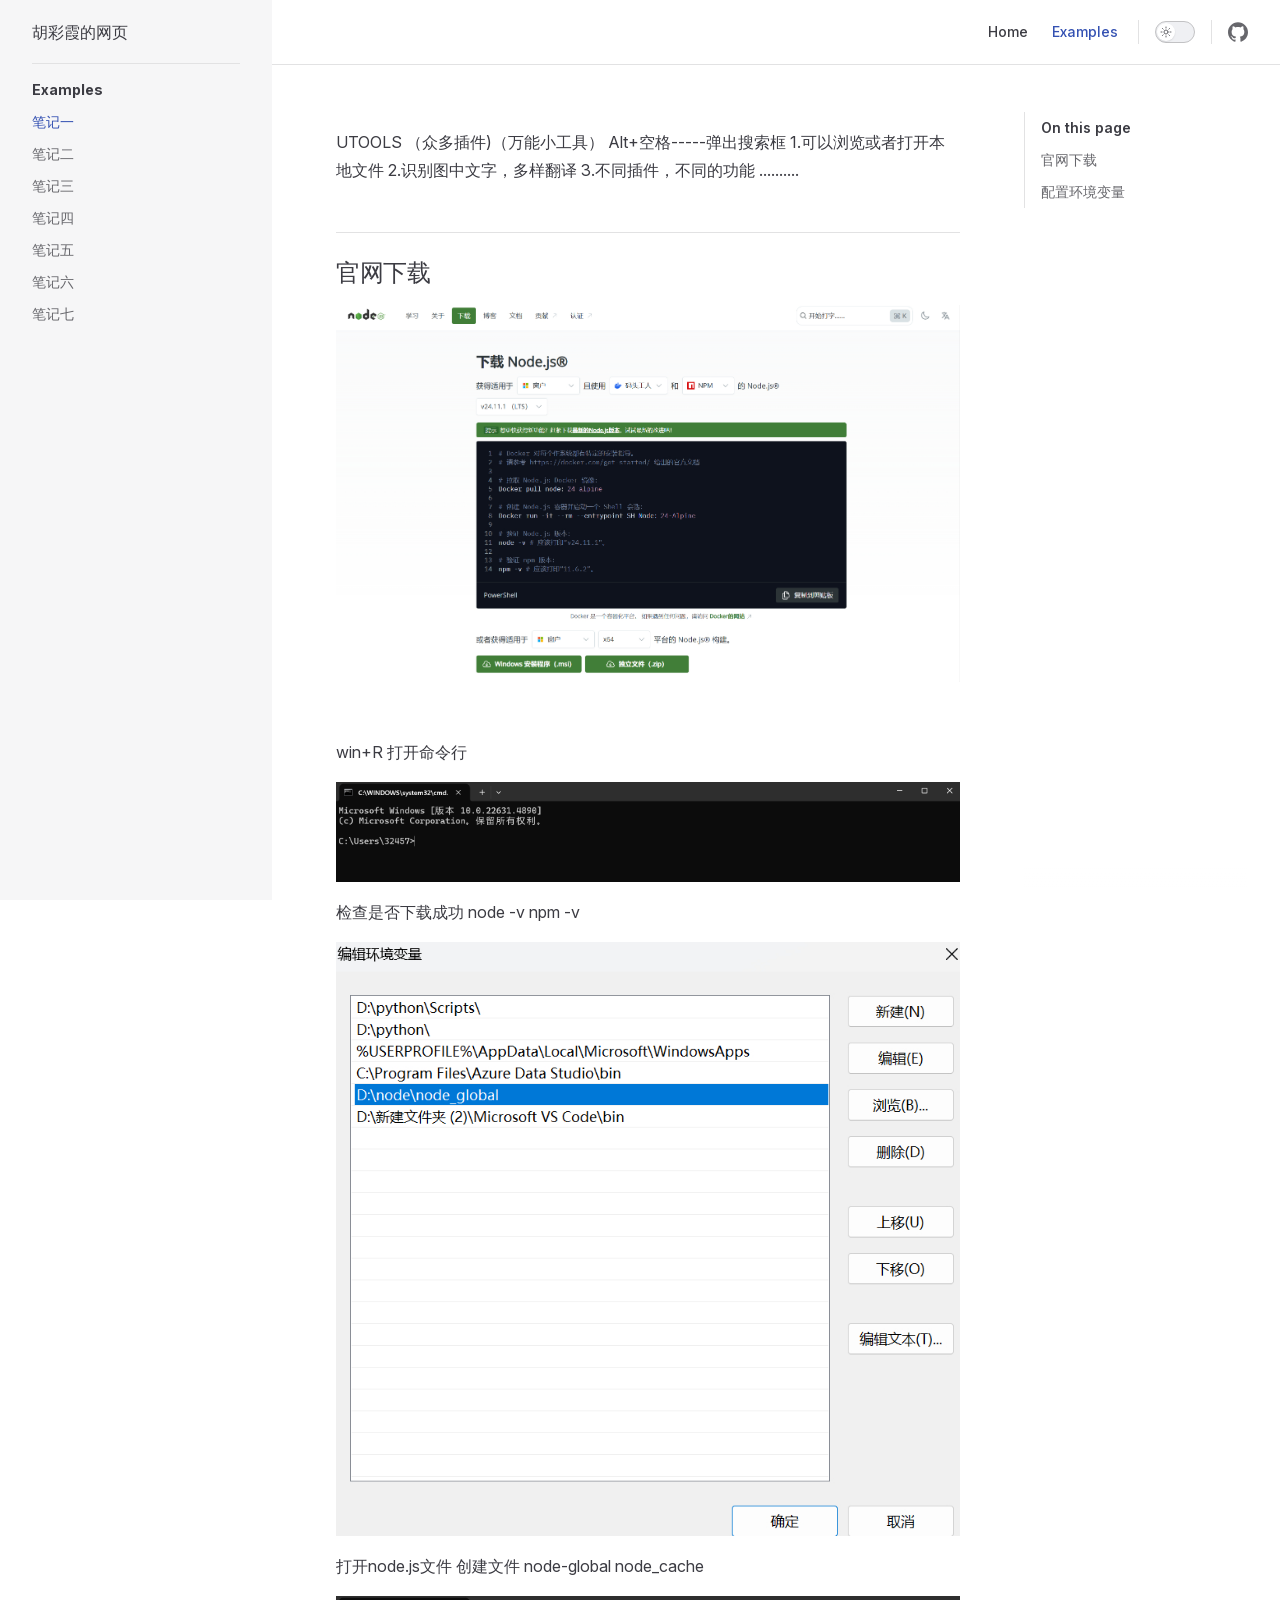
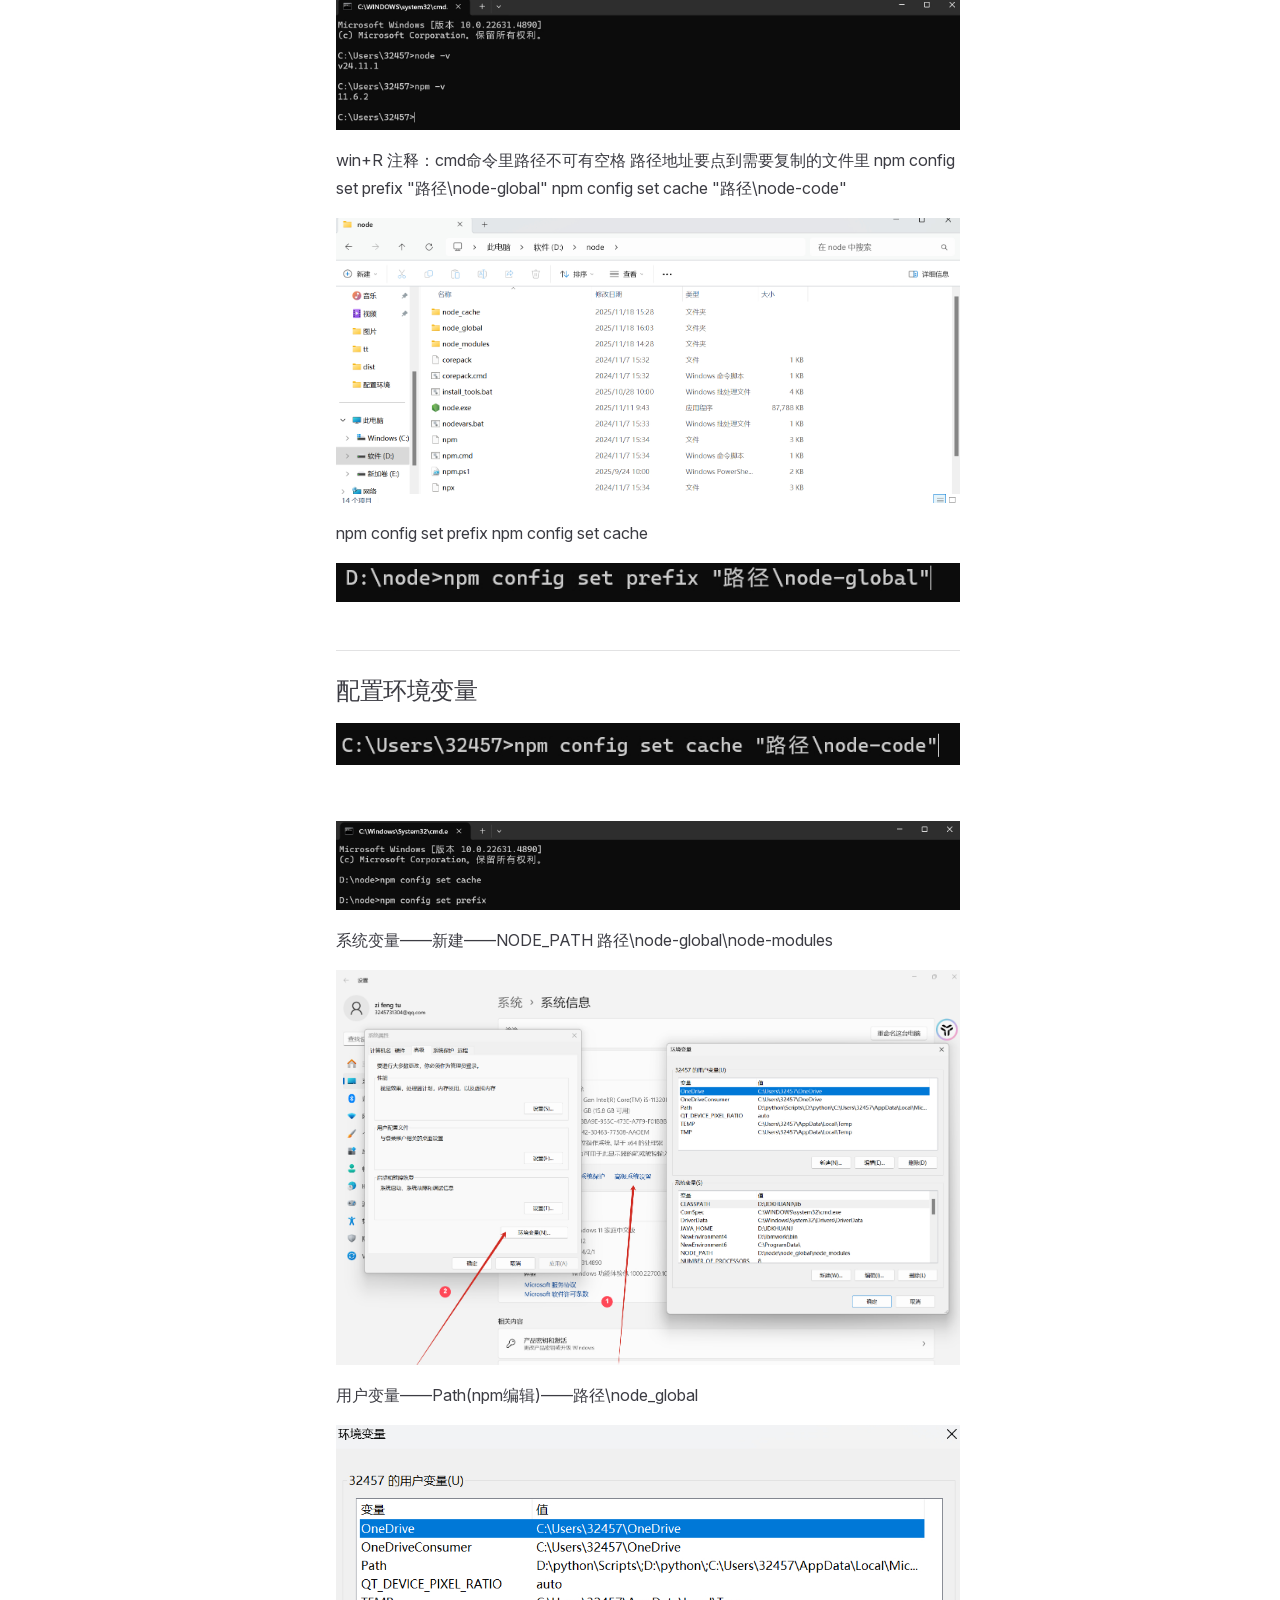
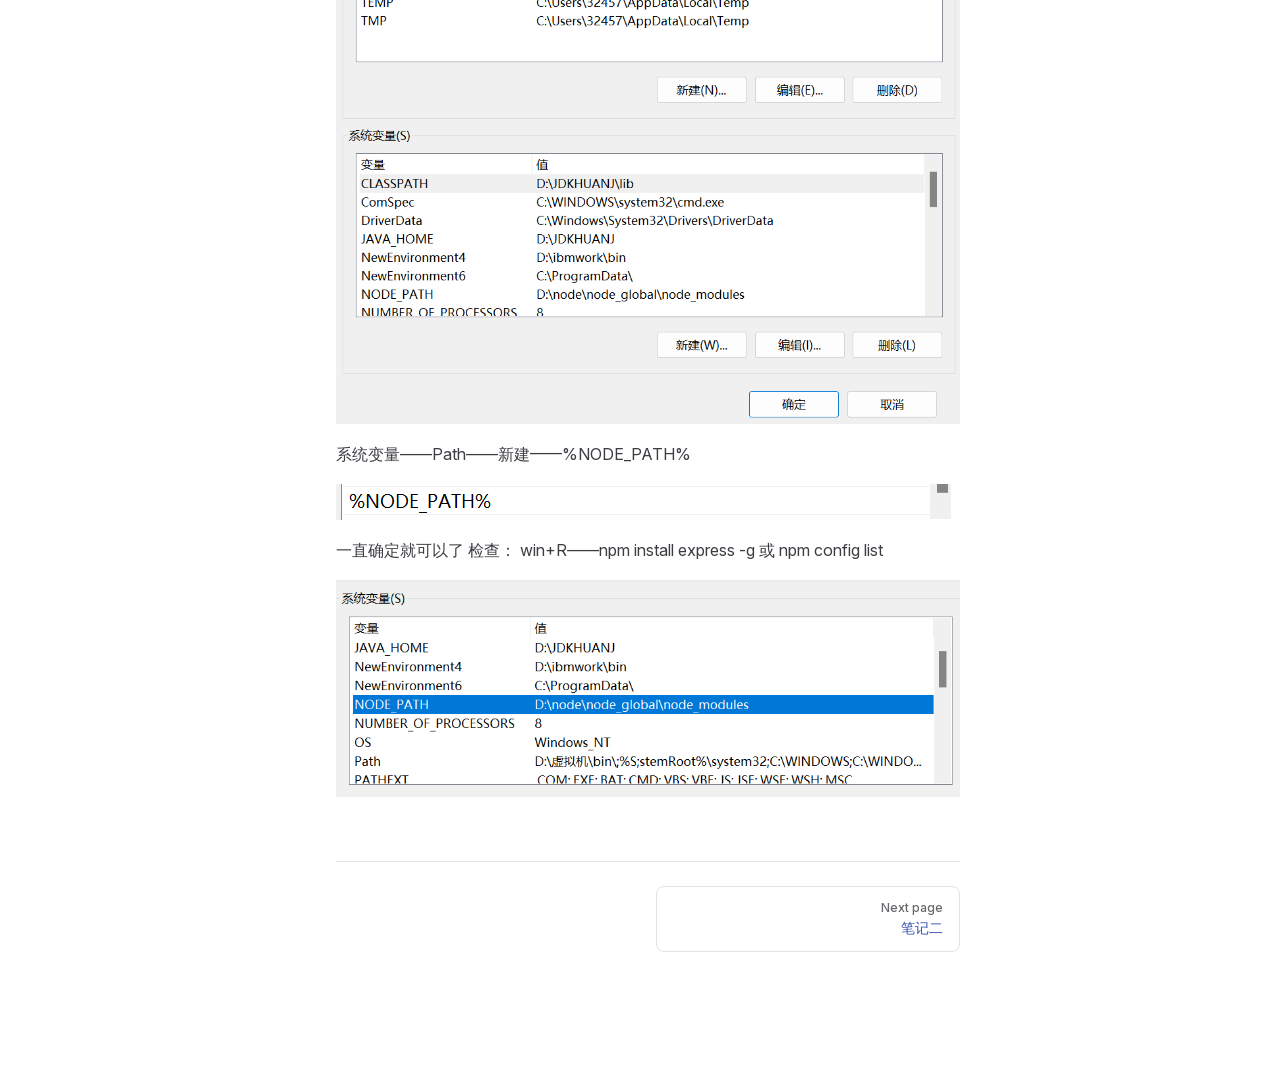
<file: git/note1.html>
<!DOCTYPE html>
<html lang="en-US" dir="ltr">
  <head>
    <meta charset="utf-8">
    <meta name="viewport" content="width=device-width,initial-scale=1">
    <title>胡彩霞的网页</title>
    <meta name="description" content="A VitePress Site">
    <meta name="generator" content="VitePress v2.0.0-alpha.15">
    <link rel="preload stylesheet" href="/assets/style.tE5om2fv.css" as="style">
    <link rel="preload stylesheet" href="/vp-icons.css" as="style">
    
    <script type="module" src="/assets/app.DkbJkbWd.js"></script>
    <link rel="preload" href="/assets/inter-roman-latin.Di8DUHzh.woff2" as="font" type="font/woff2" crossorigin="">
    <link rel="modulepreload" href="/assets/chunks/theme.-PLWBRT_.js">
    <link rel="modulepreload" href="/assets/chunks/framework.B8DMMYNI.js">
    <link rel="modulepreload" href="/assets/git_note1.md.anYqhx6D.lean.js">
    <script id="check-dark-mode">(()=>{const e=localStorage.getItem("vitepress-theme-appearance")||"auto",a=window.matchMedia("(prefers-color-scheme: dark)").matches;(!e||e==="auto"?a:e==="dark")&&document.documentElement.classList.add("dark")})();</script>
    <script id="check-mac-os">document.documentElement.classList.toggle("mac",/Mac|iPhone|iPod|iPad/i.test(navigator.platform));</script>
  </head>
  <body>
    <div id="app"><div class="Layout" data-v-1df9f90f><!--[--><!--]--><!--[--><span tabindex="-1" data-v-331ec75c></span><a href="#VPContent" class="VPSkipLink visually-hidden" data-v-331ec75c>Skip to content</a><!--]--><!----><header class="VPNav" data-v-1df9f90f data-v-da52a441><div class="VPNavBar" data-v-da52a441 data-v-70946a35><div class="wrapper" data-v-70946a35><div class="container" data-v-70946a35><div class="title" data-v-70946a35><div class="VPNavBarTitle has-sidebar" data-v-70946a35 data-v-1e38c6bc><a class="title" href="/" data-v-1e38c6bc><!--[--><!--]--><!----><span data-v-1e38c6bc>胡彩霞的网页</span><!--[--><!--]--></a></div></div><div class="content" data-v-70946a35><div class="content-body" data-v-70946a35><!--[--><!--]--><div class="VPNavBarSearch search" data-v-70946a35><!----></div><nav aria-labelledby="main-nav-aria-label" class="VPNavBarMenu menu" data-v-70946a35 data-v-39714824><span id="main-nav-aria-label" class="visually-hidden" data-v-39714824> Main Navigation </span><!--[--><!--[--><a class="VPLink link VPNavBarMenuLink" href="/" tabindex="0" data-v-39714824 data-v-52a1d768><!--[--><span data-v-52a1d768>Home</span><!--]--></a><!--]--><!--[--><a class="VPLink link VPNavBarMenuLink active" href="/git/note1.html" tabindex="0" data-v-39714824 data-v-52a1d768><!--[--><span data-v-52a1d768>Examples</span><!--]--></a><!--]--><!--]--></nav><!----><div class="VPNavBarAppearance appearance" data-v-70946a35 data-v-6c893767><button class="VPSwitch VPSwitchAppearance" type="button" role="switch" title aria-checked="false" data-v-6c893767 data-v-5337faa4 data-v-1d5665e3><span class="check" data-v-1d5665e3><span class="icon" data-v-1d5665e3><!--[--><span class="vpi-sun sun" data-v-5337faa4></span><span class="vpi-moon moon" data-v-5337faa4></span><!--]--></span></span></button></div><div class="VPSocialLinks VPNavBarSocialLinks social-links" data-v-70946a35 data-v-0394ad82 data-v-d07f11e6><!--[--><a class="VPSocialLink no-icon" href="https://github.com/vuejs/vitepress" aria-label="github" target="_blank" rel="me noopener" data-v-d07f11e6 data-v-591a6b30><span class="vpi-social-github"></span></a><!--]--></div><div class="VPFlyout VPNavBarExtra extra" data-v-70946a35 data-v-bf2fac68 data-v-42cb505d><button type="button" class="button" aria-haspopup="true" aria-expanded="false" aria-label="extra navigation" data-v-42cb505d><span class="vpi-more-horizontal icon" data-v-42cb505d></span></button><div class="menu" data-v-42cb505d><div class="VPMenu" data-v-42cb505d data-v-25a6cce8><!----><!--[--><!--[--><!----><div class="group" data-v-bf2fac68><div class="item appearance" data-v-bf2fac68><p class="label" data-v-bf2fac68>Appearance</p><div class="appearance-action" data-v-bf2fac68><button class="VPSwitch VPSwitchAppearance" type="button" role="switch" title aria-checked="false" data-v-bf2fac68 data-v-5337faa4 data-v-1d5665e3><span class="check" data-v-1d5665e3><span class="icon" data-v-1d5665e3><!--[--><span class="vpi-sun sun" data-v-5337faa4></span><span class="vpi-moon moon" data-v-5337faa4></span><!--]--></span></span></button></div></div></div><div class="group" data-v-bf2fac68><div class="item social-links" data-v-bf2fac68><div class="VPSocialLinks social-links-list" data-v-bf2fac68 data-v-d07f11e6><!--[--><a class="VPSocialLink no-icon" href="https://github.com/vuejs/vitepress" aria-label="github" target="_blank" rel="me noopener" data-v-d07f11e6 data-v-591a6b30><span class="vpi-social-github"></span></a><!--]--></div></div></div><!--]--><!--]--></div></div></div><!--[--><!--]--><button type="button" class="VPNavBarHamburger hamburger" aria-label="mobile navigation" aria-expanded="false" aria-controls="VPNavScreen" data-v-70946a35 data-v-e5dd9c1c><span class="container" data-v-e5dd9c1c><span class="top" data-v-e5dd9c1c></span><span class="middle" data-v-e5dd9c1c></span><span class="bottom" data-v-e5dd9c1c></span></span></button></div></div></div></div><div class="divider" data-v-70946a35><div class="divider-line" data-v-70946a35></div></div></div><!----></header><div class="VPLocalNav has-sidebar empty" data-v-1df9f90f data-v-db738f89><div class="container" data-v-db738f89><button class="menu" aria-expanded="false" aria-controls="VPSidebarNav" data-v-db738f89><span class="vpi-align-left menu-icon" data-v-db738f89></span><span class="menu-text" data-v-db738f89>Menu</span></button><div class="VPLocalNavOutlineDropdown" style="--vp-vh:0px;" data-v-db738f89 data-v-0bf0e06f><button data-v-0bf0e06f>Return to top</button><!----></div></div></div><aside class="VPSidebar" data-v-1df9f90f data-v-af661f50><div class="curtain" data-v-af661f50></div><nav class="nav" id="VPSidebarNav" aria-labelledby="sidebar-aria-label" tabindex="-1" data-v-af661f50><span class="visually-hidden" id="sidebar-aria-label" data-v-af661f50> Sidebar Navigation </span><!--[--><!--]--><!--[--><div class="no-transition group" data-v-8d50c081><section class="VPSidebarItem level-0 has-active" data-v-8d50c081 data-v-d81de50c><div class="item" role="button" tabindex="0" data-v-d81de50c><div class="indicator" data-v-d81de50c></div><h2 class="text" data-v-d81de50c>Examples</h2><!----></div><div class="items" data-v-d81de50c><!--[--><div class="VPSidebarItem level-1 is-link" data-v-d81de50c data-v-d81de50c><div class="item" data-v-d81de50c><div class="indicator" data-v-d81de50c></div><a class="VPLink link link" href="/git/note1.html" data-v-d81de50c><!--[--><p class="text" data-v-d81de50c>笔记一</p><!--]--></a><!----></div><!----></div><div class="VPSidebarItem level-1 is-link" data-v-d81de50c data-v-d81de50c><div class="item" data-v-d81de50c><div class="indicator" data-v-d81de50c></div><a class="VPLink link link" href="/git/note2.html" data-v-d81de50c><!--[--><p class="text" data-v-d81de50c>笔记二</p><!--]--></a><!----></div><!----></div><div class="VPSidebarItem level-1 is-link" data-v-d81de50c data-v-d81de50c><div class="item" data-v-d81de50c><div class="indicator" data-v-d81de50c></div><a class="VPLink link link" href="/git/note3.html" data-v-d81de50c><!--[--><p class="text" data-v-d81de50c>笔记三</p><!--]--></a><!----></div><!----></div><div class="VPSidebarItem level-1 is-link" data-v-d81de50c data-v-d81de50c><div class="item" data-v-d81de50c><div class="indicator" data-v-d81de50c></div><a class="VPLink link link" href="/git/note4.html" data-v-d81de50c><!--[--><p class="text" data-v-d81de50c>笔记四</p><!--]--></a><!----></div><!----></div><div class="VPSidebarItem level-1 is-link" data-v-d81de50c data-v-d81de50c><div class="item" data-v-d81de50c><div class="indicator" data-v-d81de50c></div><a class="VPLink link link" href="/git/note5.html" data-v-d81de50c><!--[--><p class="text" data-v-d81de50c>笔记五</p><!--]--></a><!----></div><!----></div><div class="VPSidebarItem level-1 is-link" data-v-d81de50c data-v-d81de50c><div class="item" data-v-d81de50c><div class="indicator" data-v-d81de50c></div><a class="VPLink link link" href="/git/note6.html" data-v-d81de50c><!--[--><p class="text" data-v-d81de50c>笔记六</p><!--]--></a><!----></div><!----></div><div class="VPSidebarItem level-1 is-link" data-v-d81de50c data-v-d81de50c><div class="item" data-v-d81de50c><div class="indicator" data-v-d81de50c></div><a class="VPLink link link" href="/git/note7.html" data-v-d81de50c><!--[--><p class="text" data-v-d81de50c>笔记七</p><!--]--></a><!----></div><!----></div><!--]--></div></section></div><!--]--><!--[--><!--]--></nav></aside><div class="VPContent has-sidebar" id="VPContent" data-v-1df9f90f data-v-c87f25bf><div class="VPDoc has-sidebar has-aside" data-v-c87f25bf data-v-7011f0d8><!--[--><!--]--><div class="container" data-v-7011f0d8><div class="aside" data-v-7011f0d8><div class="aside-curtain" data-v-7011f0d8></div><div class="aside-container" data-v-7011f0d8><div class="aside-content" data-v-7011f0d8><div class="VPDocAside" data-v-7011f0d8 data-v-3f215769><!--[--><!--]--><!--[--><!--]--><nav aria-labelledby="doc-outline-aria-label" class="VPDocAsideOutline" data-v-3f215769 data-v-60d5052e><div class="content" data-v-60d5052e><div class="outline-marker" data-v-60d5052e></div><div aria-level="2" class="outline-title" id="doc-outline-aria-label" role="heading" data-v-60d5052e>On this page</div><ul class="VPDocOutlineItem root" data-v-60d5052e data-v-1ce71065><!--[--><!--]--></ul></div></nav><!--[--><!--]--><div class="spacer" data-v-3f215769></div><!--[--><!--]--><!----><!--[--><!--]--><!--[--><!--]--></div></div></div></div><div class="content" data-v-7011f0d8><div class="content-container" data-v-7011f0d8><!--[--><!--]--><main class="main" data-v-7011f0d8><div style="position:relative;" class="vp-doc _git_note1" data-v-7011f0d8><div><p>UTOOLS （众多插件)（万能小工具） Alt+空格-----弹出搜索框 1.可以浏览或者打开本地文件 2.识别图中文字，多样翻译 3.不同插件，不同的功能 ..........</p><h2 id="官网下载" tabindex="-1">官网下载 <a class="header-anchor" href="#官网下载" aria-label="Permalink to “官网下载”">​</a></h2><p><img src="/note1/1.jpg" alt="1.jpg"></p><br><p>win+R 打开命令行</p><p><img src="/note1/2.jpg" alt="2.jpg"></p><p>检查是否下载成功 node -v npm -v</p><p><img src="/note1/11.jpg" alt="11.jpg"></p><p>打开node.js文件 创建文件 node-global node_cache</p><p><img src="/note1/3.jpg" alt="3.jpg"></p><p>win+R 注释：cmd命令里路径不可有空格 路径地址要点到需要复制的文件里 npm config set prefix &quot;路径\node-global&quot; npm config set cache &quot;路径\node-code&quot;</p><p><img src="/note1/4.jpg" alt="4.jpg"></p><p>npm config set prefix npm config set cache</p><p><img src="/note1/5.jpg" alt="5.jpg"></p><h2 id="配置环境变量" tabindex="-1">配置环境变量 <a class="header-anchor" href="#配置环境变量" aria-label="Permalink to “配置环境变量”">​</a></h2><p><img src="/note1/6.jpg" alt="6.jpg"></p><br><p><img src="/note1/7.jpg" alt="7.jpg"></p><p>系统变量——新建——NODE_PATH 路径\node-global\node-modules</p><p><img src="/note1/8.jpg" alt="8.jpg"></p><p>用户变量——Path(npm编辑)——路径\node_global</p><p><img src="/note1/9.jpg" alt="9.jpg"></p><p>系统变量——Path——新建——%NODE_PATH%</p><p><img src="/note1/12.jpg" alt="12.jpg"></p><p>一直确定就可以了 检查： win+R——npm install express -g 或 npm config list</p><p><img src="/note1/10.jpg" alt="10.jpg"></p></div></div></main><footer class="VPDocFooter" data-v-7011f0d8 data-v-e257564d><!--[--><!--]--><!----><nav class="prev-next" aria-labelledby="doc-footer-aria-label" data-v-e257564d><span class="visually-hidden" id="doc-footer-aria-label" data-v-e257564d>Pager</span><div class="pager" data-v-e257564d><!----></div><div class="pager" data-v-e257564d><a class="VPLink link pager-link next" href="/git/note2.html" data-v-e257564d><!--[--><span class="desc" data-v-e257564d>Next page</span><span class="title" data-v-e257564d>笔记二</span><!--]--></a></div></nav></footer><!--[--><!--]--></div></div></div><!--[--><!--]--></div></div><!----><!--[--><!--]--></div></div>
    <script>window.__VP_HASH_MAP__=JSON.parse("{\"api-examples.md\":\"01-WrTK2\",\"git_note1.md\":\"anYqhx6D\",\"git_note2.md\":\"BTXrP4EF\",\"git_note3.md\":\"DhAqrg-w\",\"git_note4.md\":\"DJQtse--\",\"git_note5.md\":\"CiCuTSr9\",\"git_note6.md\":\"BkOiJZXx\",\"git_note7.md\":\"Cs3NaDq_\",\"index.md\":\"CuyCPKlv\",\"markdown-examples.md\":\"Cr-EjMUX\"}");window.__VP_SITE_DATA__=JSON.parse("{\"lang\":\"en-US\",\"dir\":\"ltr\",\"title\":\"胡彩霞的网页\",\"description\":\"A VitePress Site\",\"base\":\"/\",\"head\":[],\"router\":{\"prefetchLinks\":true},\"appearance\":true,\"themeConfig\":{\"nav\":[{\"text\":\"Home\",\"link\":\"/\"},{\"text\":\"Examples\",\"link\":\"/git/note1\"}],\"sidebar\":[{\"text\":\"Examples\",\"items\":[{\"text\":\"笔记一\",\"link\":\"/git/note1\"},{\"text\":\"笔记二\",\"link\":\"/git/note2\"},{\"text\":\"笔记三\",\"link\":\"/git/note3\"},{\"text\":\"笔记四\",\"link\":\"/git/note4\"},{\"text\":\"笔记五\",\"link\":\"/git/note5\"},{\"text\":\"笔记六\",\"link\":\"/git/note6\"},{\"text\":\"笔记七\",\"link\":\"/git/note7\"}]}],\"socialLinks\":[{\"icon\":\"github\",\"link\":\"https://github.com/vuejs/vitepress\"}]},\"locales\":{},\"scrollOffset\":134,\"cleanUrls\":false,\"additionalConfig\":{}}");</script>
    
  </body>
</html>
</file>
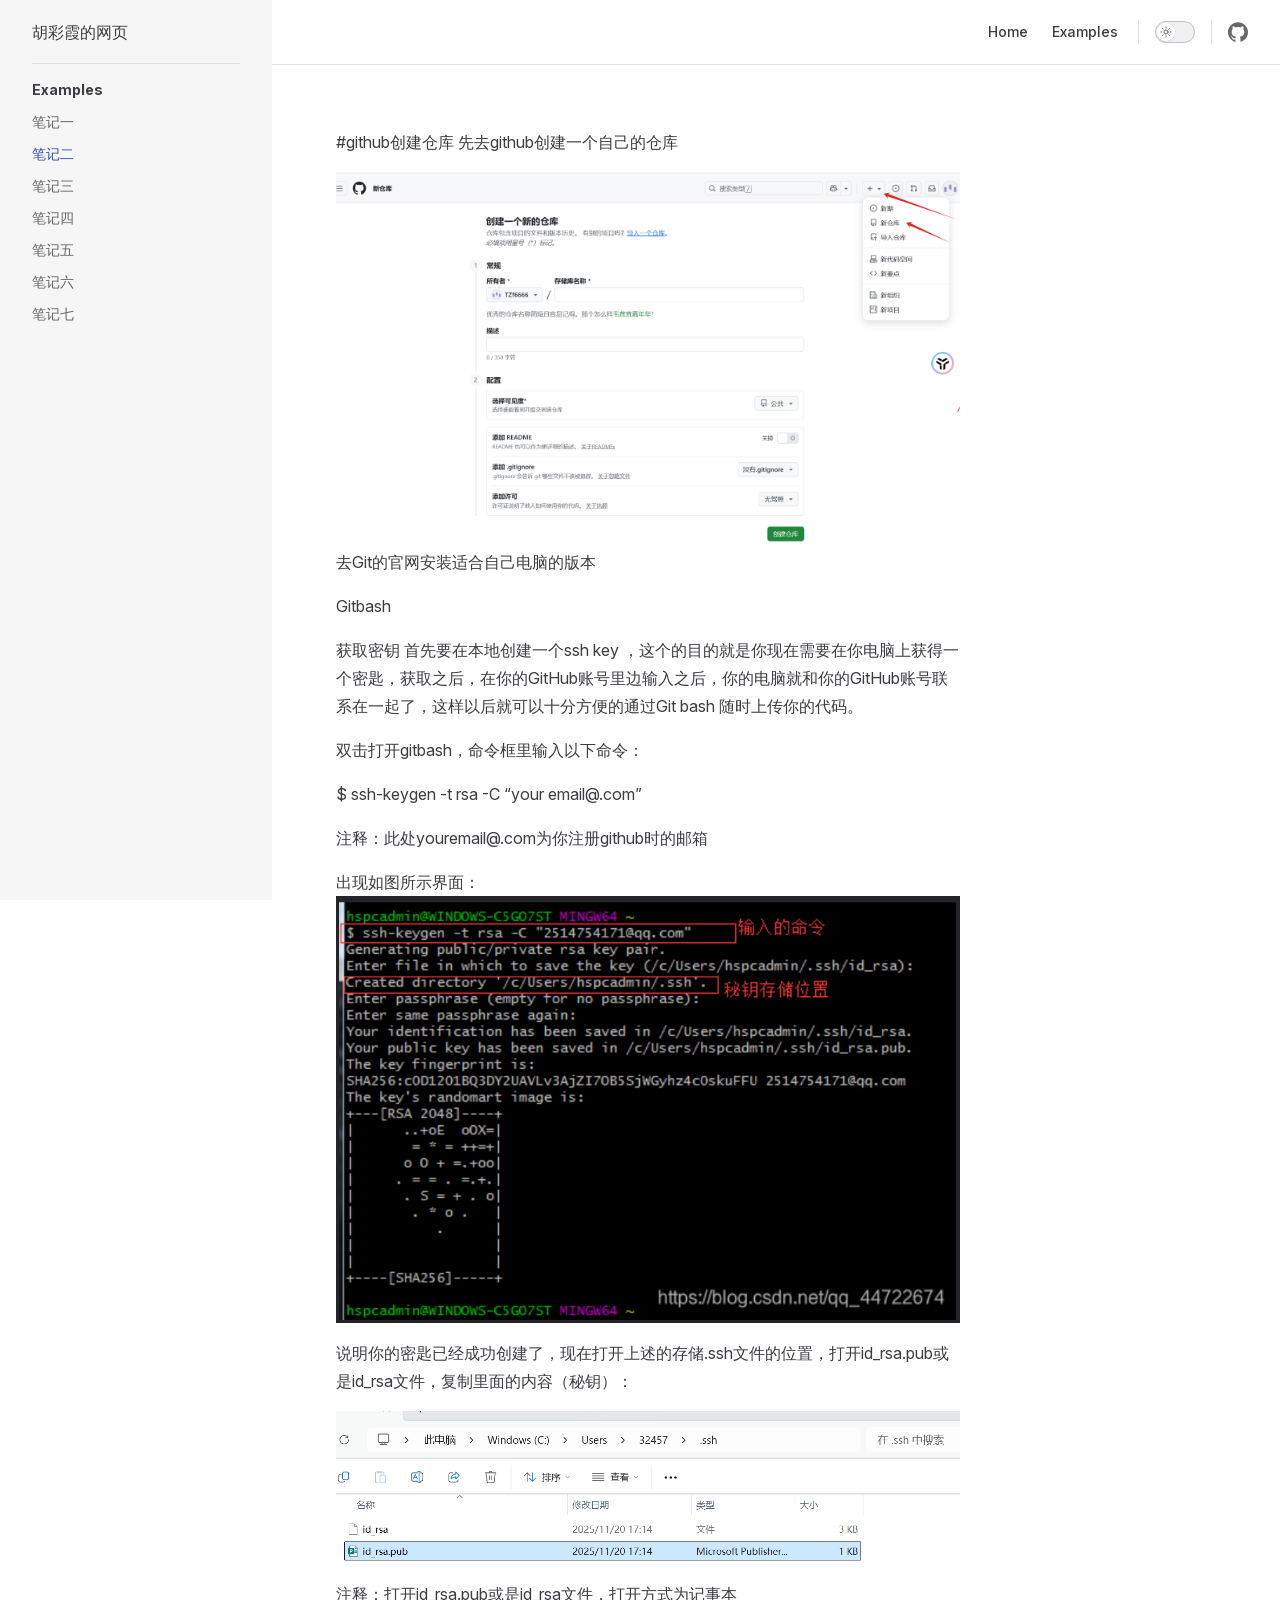
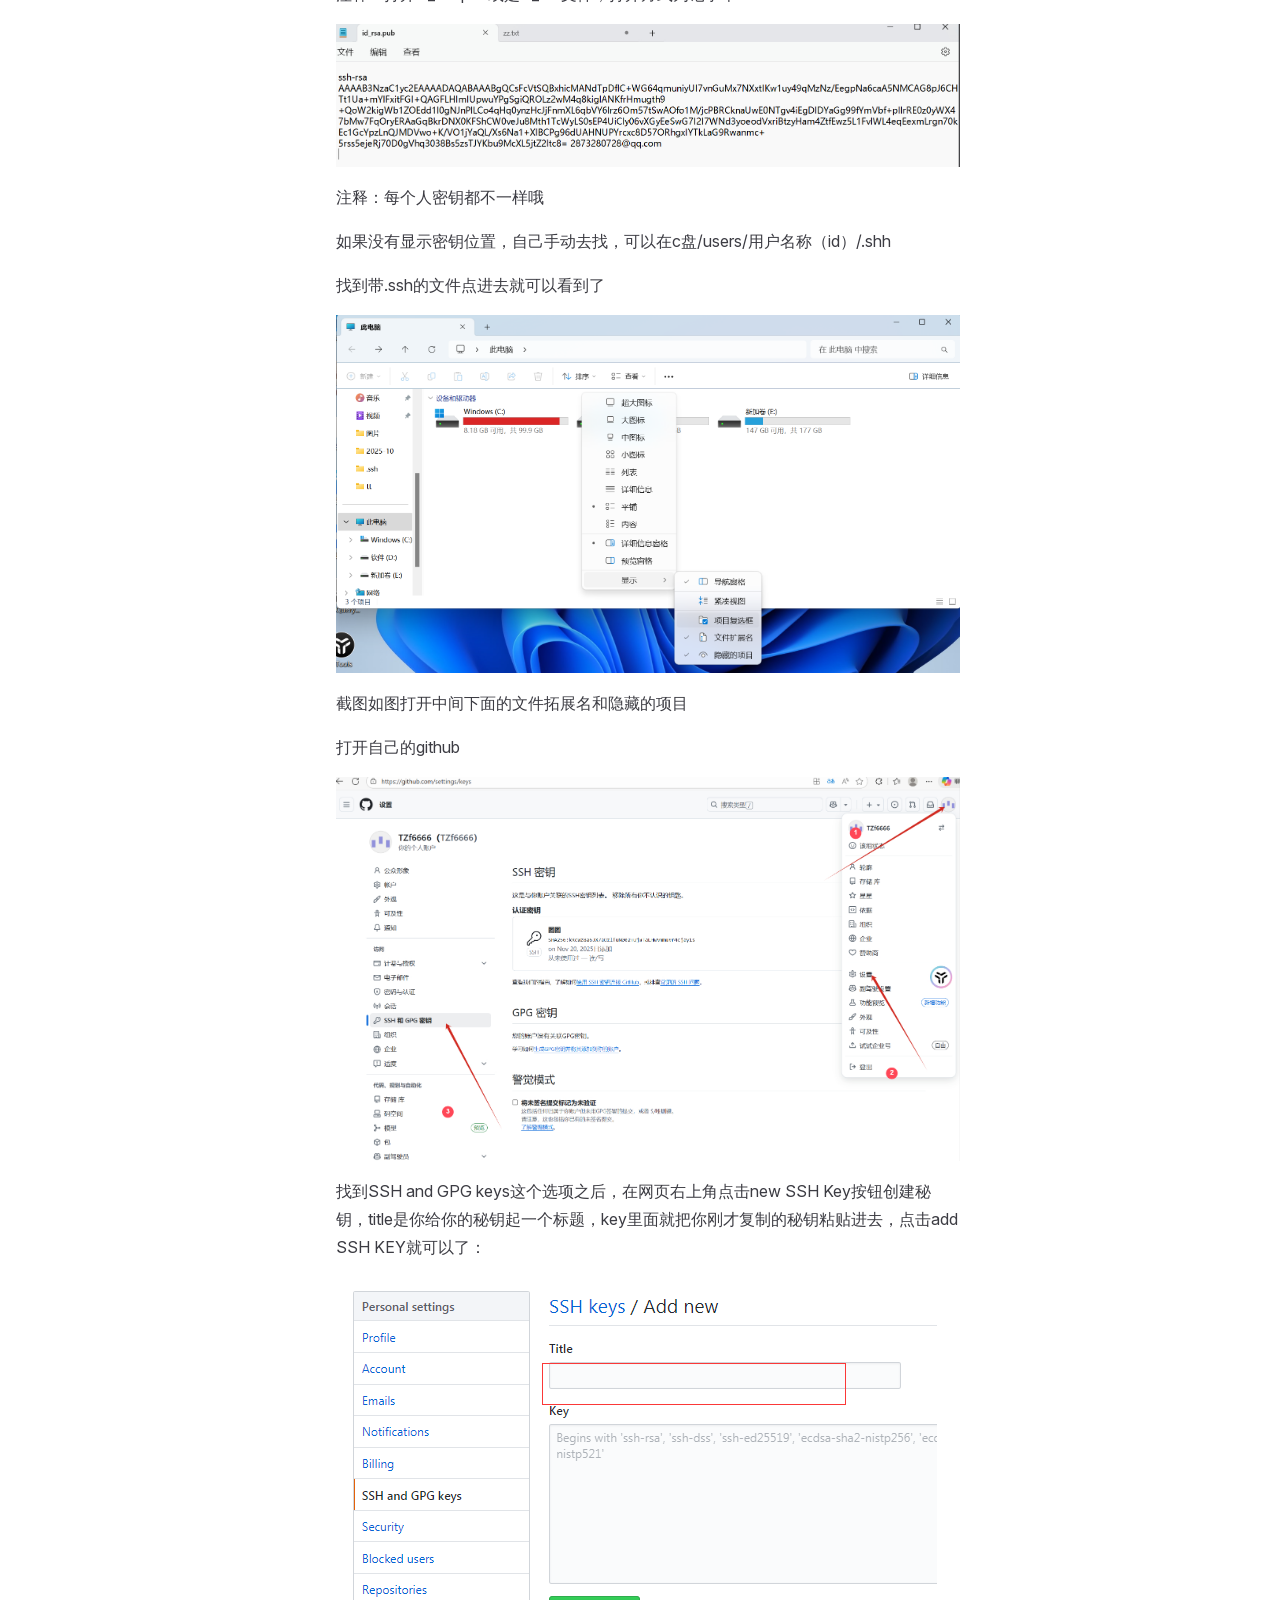
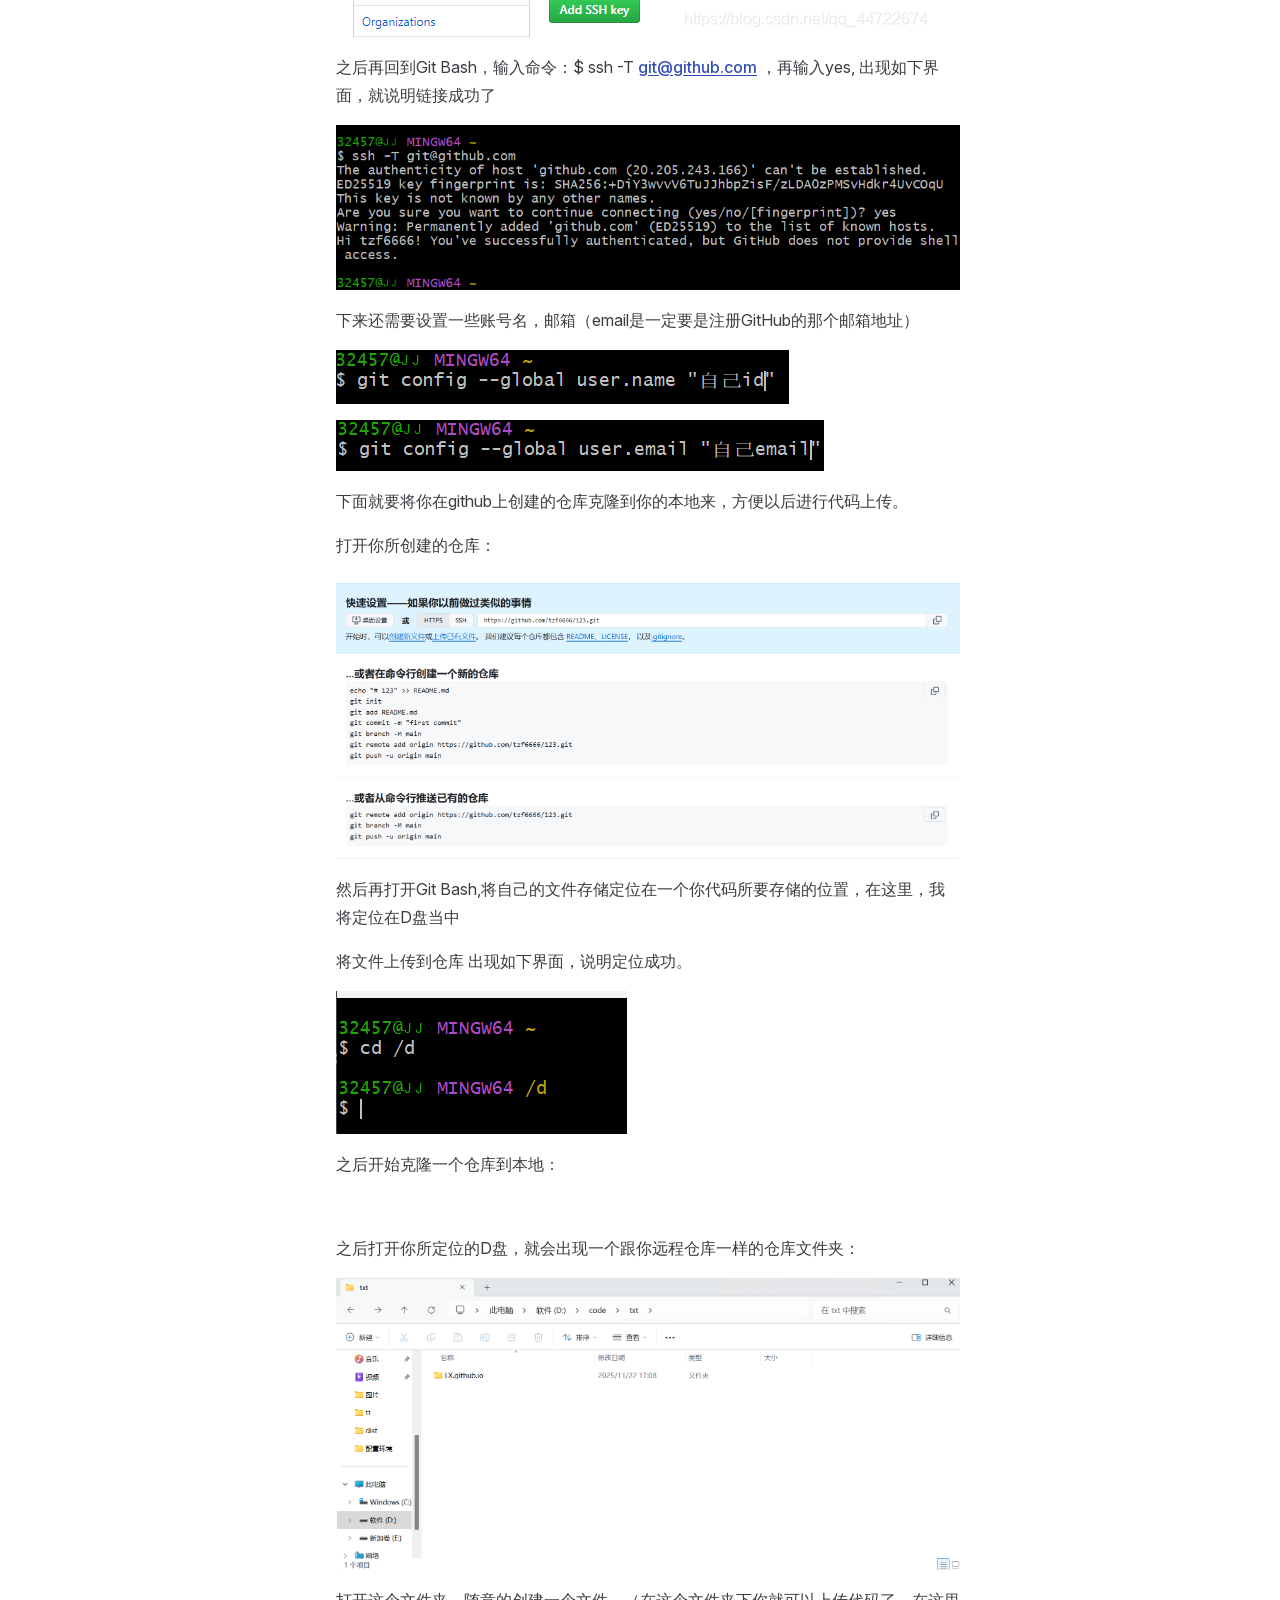
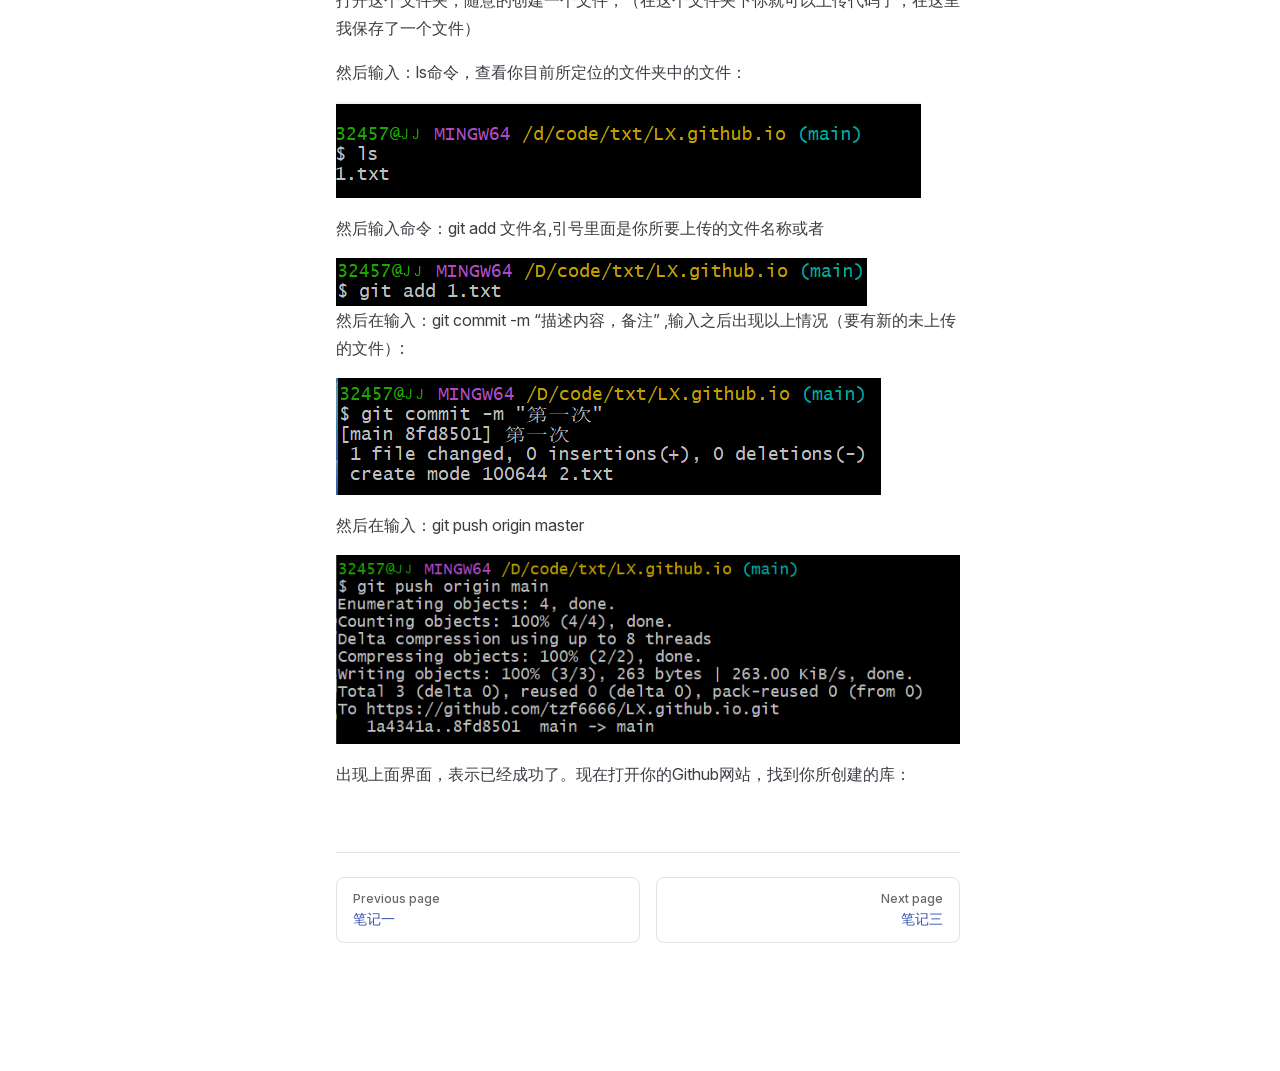
<file: git/note2.html>
<!DOCTYPE html>
<html lang="en-US" dir="ltr">
  <head>
    <meta charset="utf-8">
    <meta name="viewport" content="width=device-width,initial-scale=1">
    <title>胡彩霞的网页</title>
    <meta name="description" content="A VitePress Site">
    <meta name="generator" content="VitePress v2.0.0-alpha.15">
    <link rel="preload stylesheet" href="/assets/style.tE5om2fv.css" as="style">
    <link rel="preload stylesheet" href="/vp-icons.css" as="style">
    
    <script type="module" src="/assets/app.DkbJkbWd.js"></script>
    <link rel="preload" href="/assets/inter-roman-latin.Di8DUHzh.woff2" as="font" type="font/woff2" crossorigin="">
    <link rel="modulepreload" href="/assets/chunks/theme.-PLWBRT_.js">
    <link rel="modulepreload" href="/assets/chunks/framework.B8DMMYNI.js">
    <link rel="modulepreload" href="/assets/git_note2.md.BTXrP4EF.lean.js">
    <script id="check-dark-mode">(()=>{const e=localStorage.getItem("vitepress-theme-appearance")||"auto",a=window.matchMedia("(prefers-color-scheme: dark)").matches;(!e||e==="auto"?a:e==="dark")&&document.documentElement.classList.add("dark")})();</script>
    <script id="check-mac-os">document.documentElement.classList.toggle("mac",/Mac|iPhone|iPod|iPad/i.test(navigator.platform));</script>
  </head>
  <body>
    <div id="app"><div class="Layout" data-v-1df9f90f><!--[--><!--]--><!--[--><span tabindex="-1" data-v-331ec75c></span><a href="#VPContent" class="VPSkipLink visually-hidden" data-v-331ec75c>Skip to content</a><!--]--><!----><header class="VPNav" data-v-1df9f90f data-v-da52a441><div class="VPNavBar" data-v-da52a441 data-v-70946a35><div class="wrapper" data-v-70946a35><div class="container" data-v-70946a35><div class="title" data-v-70946a35><div class="VPNavBarTitle has-sidebar" data-v-70946a35 data-v-1e38c6bc><a class="title" href="/" data-v-1e38c6bc><!--[--><!--]--><!----><span data-v-1e38c6bc>胡彩霞的网页</span><!--[--><!--]--></a></div></div><div class="content" data-v-70946a35><div class="content-body" data-v-70946a35><!--[--><!--]--><div class="VPNavBarSearch search" data-v-70946a35><!----></div><nav aria-labelledby="main-nav-aria-label" class="VPNavBarMenu menu" data-v-70946a35 data-v-39714824><span id="main-nav-aria-label" class="visually-hidden" data-v-39714824> Main Navigation </span><!--[--><!--[--><a class="VPLink link VPNavBarMenuLink" href="/" tabindex="0" data-v-39714824 data-v-52a1d768><!--[--><span data-v-52a1d768>Home</span><!--]--></a><!--]--><!--[--><a class="VPLink link VPNavBarMenuLink" href="/git/note1.html" tabindex="0" data-v-39714824 data-v-52a1d768><!--[--><span data-v-52a1d768>Examples</span><!--]--></a><!--]--><!--]--></nav><!----><div class="VPNavBarAppearance appearance" data-v-70946a35 data-v-6c893767><button class="VPSwitch VPSwitchAppearance" type="button" role="switch" title aria-checked="false" data-v-6c893767 data-v-5337faa4 data-v-1d5665e3><span class="check" data-v-1d5665e3><span class="icon" data-v-1d5665e3><!--[--><span class="vpi-sun sun" data-v-5337faa4></span><span class="vpi-moon moon" data-v-5337faa4></span><!--]--></span></span></button></div><div class="VPSocialLinks VPNavBarSocialLinks social-links" data-v-70946a35 data-v-0394ad82 data-v-d07f11e6><!--[--><a class="VPSocialLink no-icon" href="https://github.com/vuejs/vitepress" aria-label="github" target="_blank" rel="me noopener" data-v-d07f11e6 data-v-591a6b30><span class="vpi-social-github"></span></a><!--]--></div><div class="VPFlyout VPNavBarExtra extra" data-v-70946a35 data-v-bf2fac68 data-v-42cb505d><button type="button" class="button" aria-haspopup="true" aria-expanded="false" aria-label="extra navigation" data-v-42cb505d><span class="vpi-more-horizontal icon" data-v-42cb505d></span></button><div class="menu" data-v-42cb505d><div class="VPMenu" data-v-42cb505d data-v-25a6cce8><!----><!--[--><!--[--><!----><div class="group" data-v-bf2fac68><div class="item appearance" data-v-bf2fac68><p class="label" data-v-bf2fac68>Appearance</p><div class="appearance-action" data-v-bf2fac68><button class="VPSwitch VPSwitchAppearance" type="button" role="switch" title aria-checked="false" data-v-bf2fac68 data-v-5337faa4 data-v-1d5665e3><span class="check" data-v-1d5665e3><span class="icon" data-v-1d5665e3><!--[--><span class="vpi-sun sun" data-v-5337faa4></span><span class="vpi-moon moon" data-v-5337faa4></span><!--]--></span></span></button></div></div></div><div class="group" data-v-bf2fac68><div class="item social-links" data-v-bf2fac68><div class="VPSocialLinks social-links-list" data-v-bf2fac68 data-v-d07f11e6><!--[--><a class="VPSocialLink no-icon" href="https://github.com/vuejs/vitepress" aria-label="github" target="_blank" rel="me noopener" data-v-d07f11e6 data-v-591a6b30><span class="vpi-social-github"></span></a><!--]--></div></div></div><!--]--><!--]--></div></div></div><!--[--><!--]--><button type="button" class="VPNavBarHamburger hamburger" aria-label="mobile navigation" aria-expanded="false" aria-controls="VPNavScreen" data-v-70946a35 data-v-e5dd9c1c><span class="container" data-v-e5dd9c1c><span class="top" data-v-e5dd9c1c></span><span class="middle" data-v-e5dd9c1c></span><span class="bottom" data-v-e5dd9c1c></span></span></button></div></div></div></div><div class="divider" data-v-70946a35><div class="divider-line" data-v-70946a35></div></div></div><!----></header><div class="VPLocalNav has-sidebar empty" data-v-1df9f90f data-v-db738f89><div class="container" data-v-db738f89><button class="menu" aria-expanded="false" aria-controls="VPSidebarNav" data-v-db738f89><span class="vpi-align-left menu-icon" data-v-db738f89></span><span class="menu-text" data-v-db738f89>Menu</span></button><div class="VPLocalNavOutlineDropdown" style="--vp-vh:0px;" data-v-db738f89 data-v-0bf0e06f><button data-v-0bf0e06f>Return to top</button><!----></div></div></div><aside class="VPSidebar" data-v-1df9f90f data-v-af661f50><div class="curtain" data-v-af661f50></div><nav class="nav" id="VPSidebarNav" aria-labelledby="sidebar-aria-label" tabindex="-1" data-v-af661f50><span class="visually-hidden" id="sidebar-aria-label" data-v-af661f50> Sidebar Navigation </span><!--[--><!--]--><!--[--><div class="no-transition group" data-v-8d50c081><section class="VPSidebarItem level-0 has-active" data-v-8d50c081 data-v-d81de50c><div class="item" role="button" tabindex="0" data-v-d81de50c><div class="indicator" data-v-d81de50c></div><h2 class="text" data-v-d81de50c>Examples</h2><!----></div><div class="items" data-v-d81de50c><!--[--><div class="VPSidebarItem level-1 is-link" data-v-d81de50c data-v-d81de50c><div class="item" data-v-d81de50c><div class="indicator" data-v-d81de50c></div><a class="VPLink link link" href="/git/note1.html" data-v-d81de50c><!--[--><p class="text" data-v-d81de50c>笔记一</p><!--]--></a><!----></div><!----></div><div class="VPSidebarItem level-1 is-link" data-v-d81de50c data-v-d81de50c><div class="item" data-v-d81de50c><div class="indicator" data-v-d81de50c></div><a class="VPLink link link" href="/git/note2.html" data-v-d81de50c><!--[--><p class="text" data-v-d81de50c>笔记二</p><!--]--></a><!----></div><!----></div><div class="VPSidebarItem level-1 is-link" data-v-d81de50c data-v-d81de50c><div class="item" data-v-d81de50c><div class="indicator" data-v-d81de50c></div><a class="VPLink link link" href="/git/note3.html" data-v-d81de50c><!--[--><p class="text" data-v-d81de50c>笔记三</p><!--]--></a><!----></div><!----></div><div class="VPSidebarItem level-1 is-link" data-v-d81de50c data-v-d81de50c><div class="item" data-v-d81de50c><div class="indicator" data-v-d81de50c></div><a class="VPLink link link" href="/git/note4.html" data-v-d81de50c><!--[--><p class="text" data-v-d81de50c>笔记四</p><!--]--></a><!----></div><!----></div><div class="VPSidebarItem level-1 is-link" data-v-d81de50c data-v-d81de50c><div class="item" data-v-d81de50c><div class="indicator" data-v-d81de50c></div><a class="VPLink link link" href="/git/note5.html" data-v-d81de50c><!--[--><p class="text" data-v-d81de50c>笔记五</p><!--]--></a><!----></div><!----></div><div class="VPSidebarItem level-1 is-link" data-v-d81de50c data-v-d81de50c><div class="item" data-v-d81de50c><div class="indicator" data-v-d81de50c></div><a class="VPLink link link" href="/git/note6.html" data-v-d81de50c><!--[--><p class="text" data-v-d81de50c>笔记六</p><!--]--></a><!----></div><!----></div><div class="VPSidebarItem level-1 is-link" data-v-d81de50c data-v-d81de50c><div class="item" data-v-d81de50c><div class="indicator" data-v-d81de50c></div><a class="VPLink link link" href="/git/note7.html" data-v-d81de50c><!--[--><p class="text" data-v-d81de50c>笔记七</p><!--]--></a><!----></div><!----></div><!--]--></div></section></div><!--]--><!--[--><!--]--></nav></aside><div class="VPContent has-sidebar" id="VPContent" data-v-1df9f90f data-v-c87f25bf><div class="VPDoc has-sidebar has-aside" data-v-c87f25bf data-v-7011f0d8><!--[--><!--]--><div class="container" data-v-7011f0d8><div class="aside" data-v-7011f0d8><div class="aside-curtain" data-v-7011f0d8></div><div class="aside-container" data-v-7011f0d8><div class="aside-content" data-v-7011f0d8><div class="VPDocAside" data-v-7011f0d8 data-v-3f215769><!--[--><!--]--><!--[--><!--]--><nav aria-labelledby="doc-outline-aria-label" class="VPDocAsideOutline" data-v-3f215769 data-v-60d5052e><div class="content" data-v-60d5052e><div class="outline-marker" data-v-60d5052e></div><div aria-level="2" class="outline-title" id="doc-outline-aria-label" role="heading" data-v-60d5052e>On this page</div><ul class="VPDocOutlineItem root" data-v-60d5052e data-v-1ce71065><!--[--><!--]--></ul></div></nav><!--[--><!--]--><div class="spacer" data-v-3f215769></div><!--[--><!--]--><!----><!--[--><!--]--><!--[--><!--]--></div></div></div></div><div class="content" data-v-7011f0d8><div class="content-container" data-v-7011f0d8><!--[--><!--]--><main class="main" data-v-7011f0d8><div style="position:relative;" class="vp-doc _git_note2" data-v-7011f0d8><div><p>#github创建仓库 先去github创建一个自己的仓库</p><p><img src="/note2/1.jpg" alt="1.jpg"> 去Git的官网安装适合自己电脑的版本</p><p>Gitbash</p><p>获取密钥 首先要在本地创建一个ssh key ，这个的目的就是你现在需要在你电脑上获得一个密匙，获取之后，在你的GitHub账号里边输入之后，你的电脑就和你的GitHub账号联系在一起了，这样以后就可以十分方便的通过Git bash 随时上传你的代码。</p><p>双击打开gitbash，命令框里输入以下命令：</p><p>$ ssh-keygen -t rsa -C “your email@.com”</p><p>注释：此处youremail@.com为你注册github时的邮箱</p><p>出现如图所示界面： <img src="/note2/2.jpg" alt="2.jpg"></p><p>说明你的密匙已经成功创建了，现在打开上述的存储.ssh文件的位置，打开id_rsa.pub或是id_rsa文件，复制里面的内容（秘钥）：</p><p><img src="/note2/3.jpg" alt="3.jpg"></p><p>注释：打开id_rsa.pub或是id_rsa文件，打开方式为记事本</p><p><img src="/note2/4.jpg" alt="4.jpg"></p><p>注释：每个人密钥都不一样哦</p><p>如果没有显示密钥位置，自己手动去找，可以在c盘/users/用户名称（id）/.shh</p><p>找到带.ssh的文件点进去就可以看到了</p><p><img src="/note2/5.png" alt="5.png"></p><p>截图如图打开中间下面的文件拓展名和隐藏的项目</p><p>打开自己的github</p><p><img src="/note2/6.jpg" alt="6.jpg"></p><p>找到SSH and GPG keys这个选项之后，在网页右上角点击new SSH Key按钮创建秘钥，title是你给你的秘钥起一个标题，key里面就把你刚才复制的秘钥粘贴进去，点击add SSH KEY就可以了：</p><p><img src="/note2/7.png" alt="7.png"></p><p>之后再回到Git Bash，输入命令：$ ssh -T <a href="mailto:git@github.com" target="_blank" rel="noreferrer">git@github.com</a> ，再输入yes, 出现如下界面，就说明链接成功了</p><p><img src="/note2/8.jpg" alt="8.jpg"></p><p>下来还需要设置一些账号名，邮箱（email是一定要是注册GitHub的那个邮箱地址）</p><p><img src="/note2/9.jpg" alt="9.jpg"></p><p><img src="/note2/10.jpg" alt="10.jpg"></p><p>下面就要将你在github上创建的仓库克隆到你的本地来，方便以后进行代码上传。</p><p>打开你所创建的仓库：</p><p><img src="/note2/11.jpg" alt="11.jpg"></p><p>然后再打开Git Bash,将自己的文件存储定位在一个你代码所要存储的位置，在这里，我将定位在D盘当中</p><p>将文件上传到仓库 出现如下界面，说明定位成功。</p><p><img src="/note2/12.jpg" alt="12.jpg"></p><p>之后开始克隆一个仓库到本地：</p><br><p>之后打开你所定位的D盘，就会出现一个跟你远程仓库一样的仓库文件夹：</p><p><img src="/note2/13.jpg" alt="13.jpg"></p><p>打开这个文件夹，随意的创建一个文件，（在这个文件夹下你就可以上传代码了，在这里我保存了一个文件）</p><p>然后输入：ls命令，查看你目前所定位的文件夹中的文件：</p><p><img src="/note2/14.jpg" alt="14.jpg"></p><p>然后输入命令：git add 文件名,引号里面是你所要上传的文件名称或者</p><p><img src="/note2/15.jpg" alt="15.jpg"> 然后在输入：git commit -m “描述内容，备注” ,输入之后出现以上情况（要有新的未上传的文件）:</p><p><img src="/note2/16.jpg" alt="16.jpg"></p><p>然后在输入：git push origin master</p><p><img src="/note2/17.jpg" alt="17.jpg"></p><p>出现上面界面，表示已经成功了。现在打开你的Github网站，找到你所创建的库：</p></div></div></main><footer class="VPDocFooter" data-v-7011f0d8 data-v-e257564d><!--[--><!--]--><!----><nav class="prev-next" aria-labelledby="doc-footer-aria-label" data-v-e257564d><span class="visually-hidden" id="doc-footer-aria-label" data-v-e257564d>Pager</span><div class="pager" data-v-e257564d><a class="VPLink link pager-link prev" href="/git/note1.html" data-v-e257564d><!--[--><span class="desc" data-v-e257564d>Previous page</span><span class="title" data-v-e257564d>笔记一</span><!--]--></a></div><div class="pager" data-v-e257564d><a class="VPLink link pager-link next" href="/git/note3.html" data-v-e257564d><!--[--><span class="desc" data-v-e257564d>Next page</span><span class="title" data-v-e257564d>笔记三</span><!--]--></a></div></nav></footer><!--[--><!--]--></div></div></div><!--[--><!--]--></div></div><!----><!--[--><!--]--></div></div>
    <script>window.__VP_HASH_MAP__=JSON.parse("{\"api-examples.md\":\"01-WrTK2\",\"git_note1.md\":\"anYqhx6D\",\"git_note2.md\":\"BTXrP4EF\",\"git_note3.md\":\"DhAqrg-w\",\"git_note4.md\":\"DJQtse--\",\"git_note5.md\":\"CiCuTSr9\",\"git_note6.md\":\"BkOiJZXx\",\"git_note7.md\":\"Cs3NaDq_\",\"index.md\":\"CuyCPKlv\",\"markdown-examples.md\":\"Cr-EjMUX\"}");window.__VP_SITE_DATA__=JSON.parse("{\"lang\":\"en-US\",\"dir\":\"ltr\",\"title\":\"胡彩霞的网页\",\"description\":\"A VitePress Site\",\"base\":\"/\",\"head\":[],\"router\":{\"prefetchLinks\":true},\"appearance\":true,\"themeConfig\":{\"nav\":[{\"text\":\"Home\",\"link\":\"/\"},{\"text\":\"Examples\",\"link\":\"/git/note1\"}],\"sidebar\":[{\"text\":\"Examples\",\"items\":[{\"text\":\"笔记一\",\"link\":\"/git/note1\"},{\"text\":\"笔记二\",\"link\":\"/git/note2\"},{\"text\":\"笔记三\",\"link\":\"/git/note3\"},{\"text\":\"笔记四\",\"link\":\"/git/note4\"},{\"text\":\"笔记五\",\"link\":\"/git/note5\"},{\"text\":\"笔记六\",\"link\":\"/git/note6\"},{\"text\":\"笔记七\",\"link\":\"/git/note7\"}]}],\"socialLinks\":[{\"icon\":\"github\",\"link\":\"https://github.com/vuejs/vitepress\"}]},\"locales\":{},\"scrollOffset\":134,\"cleanUrls\":false,\"additionalConfig\":{}}");</script>
    
  </body>
</html>
</file>
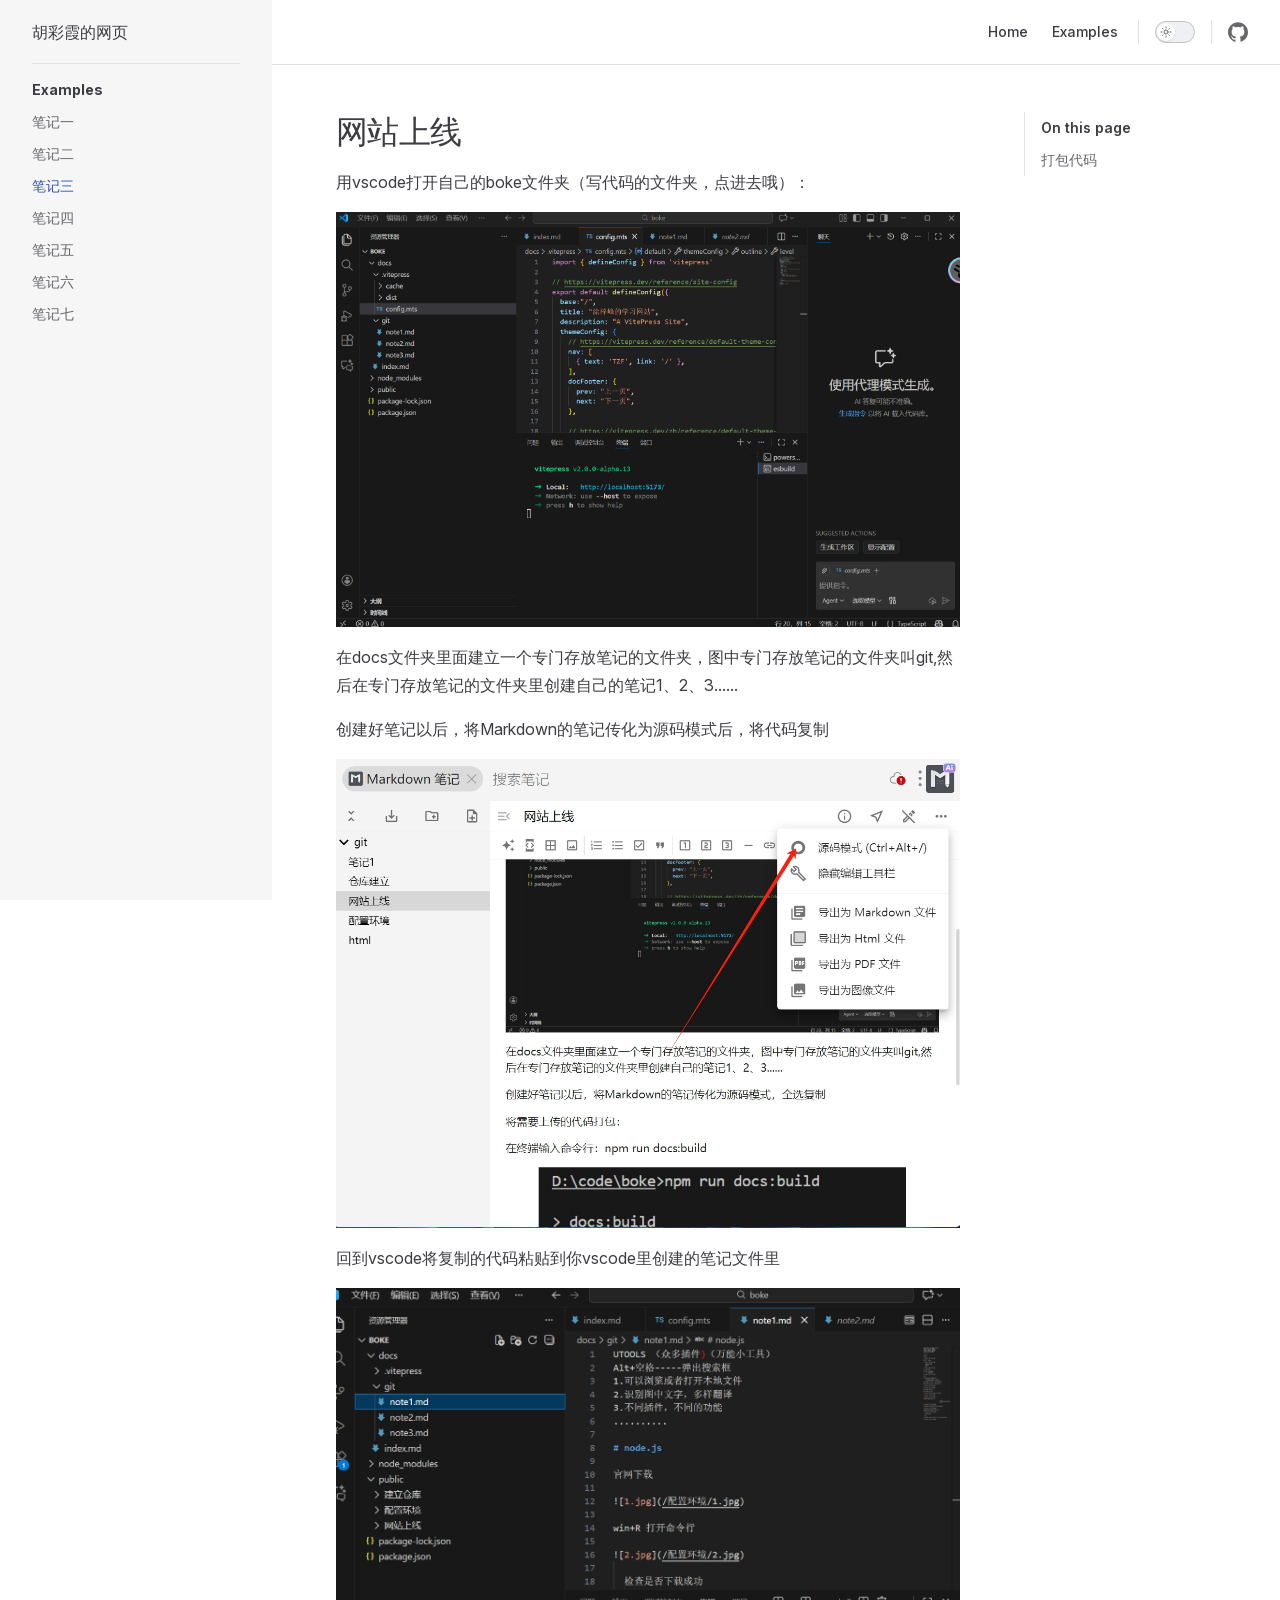
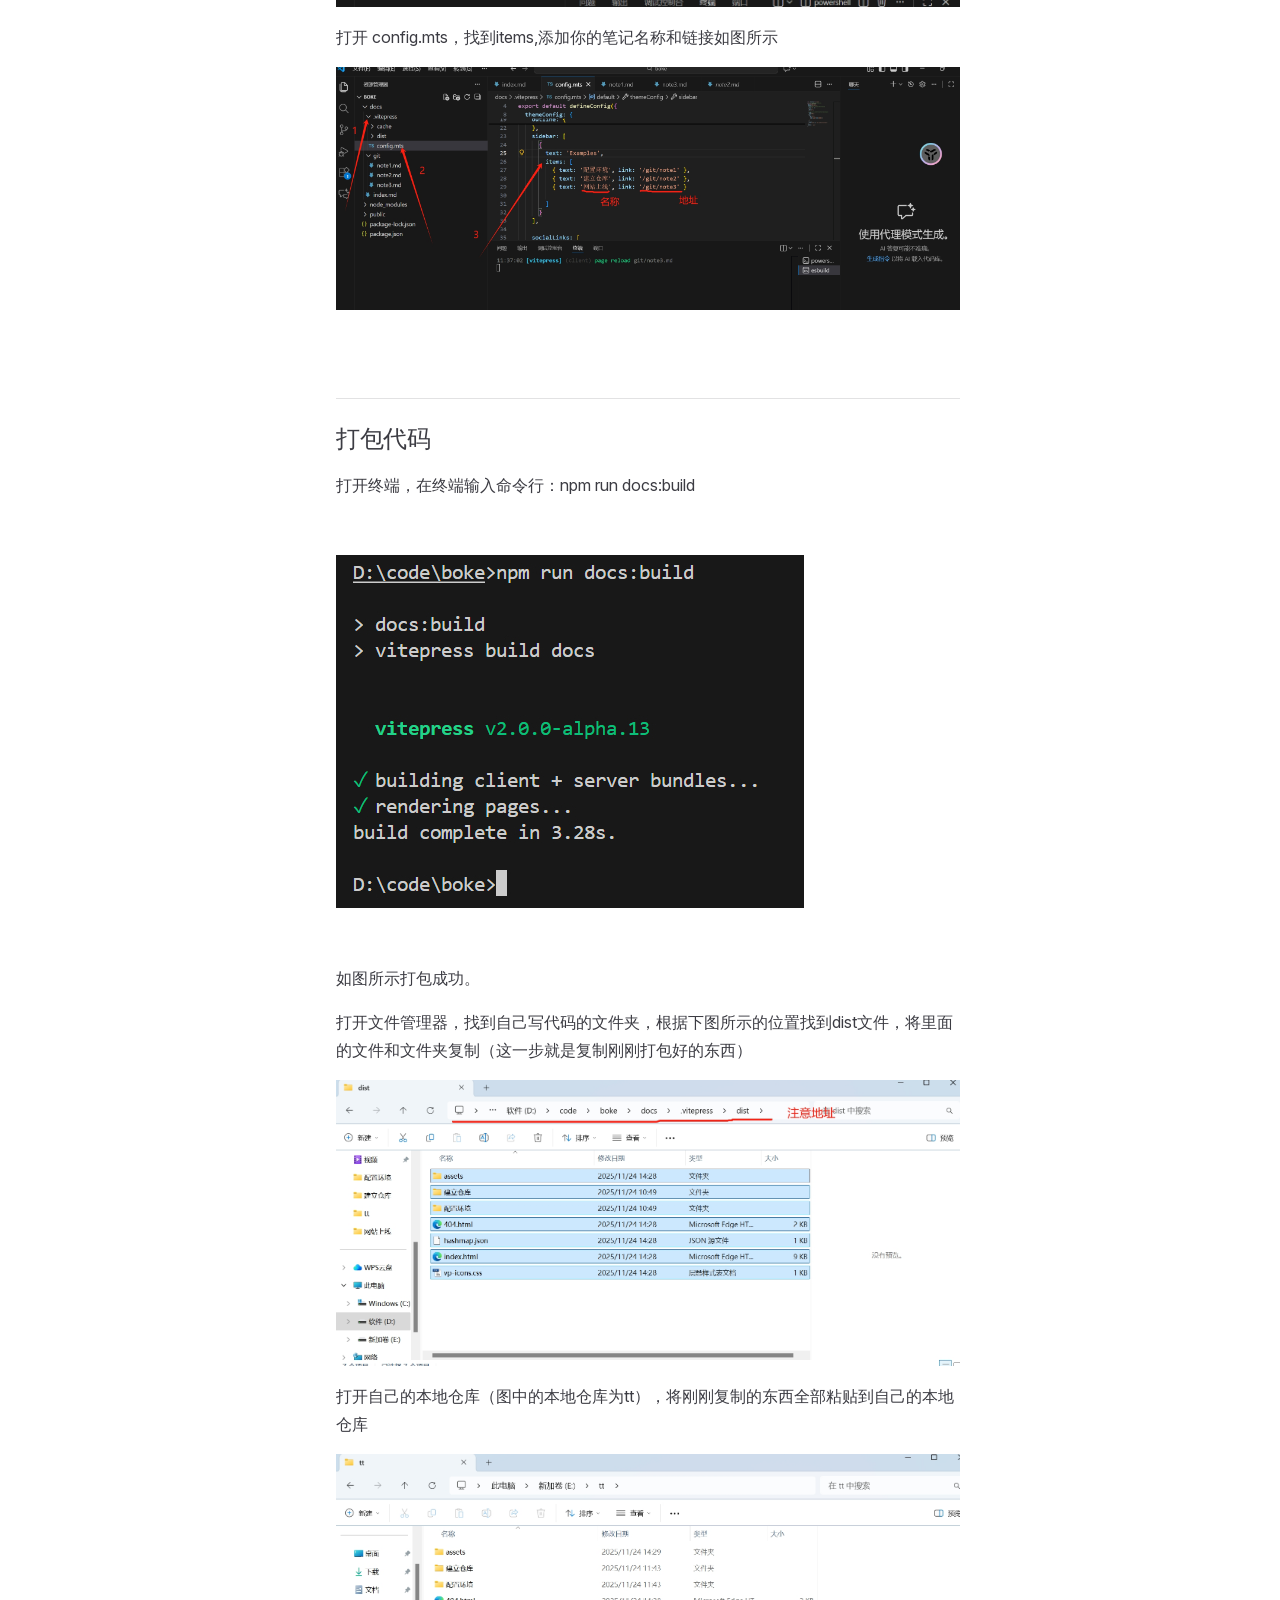
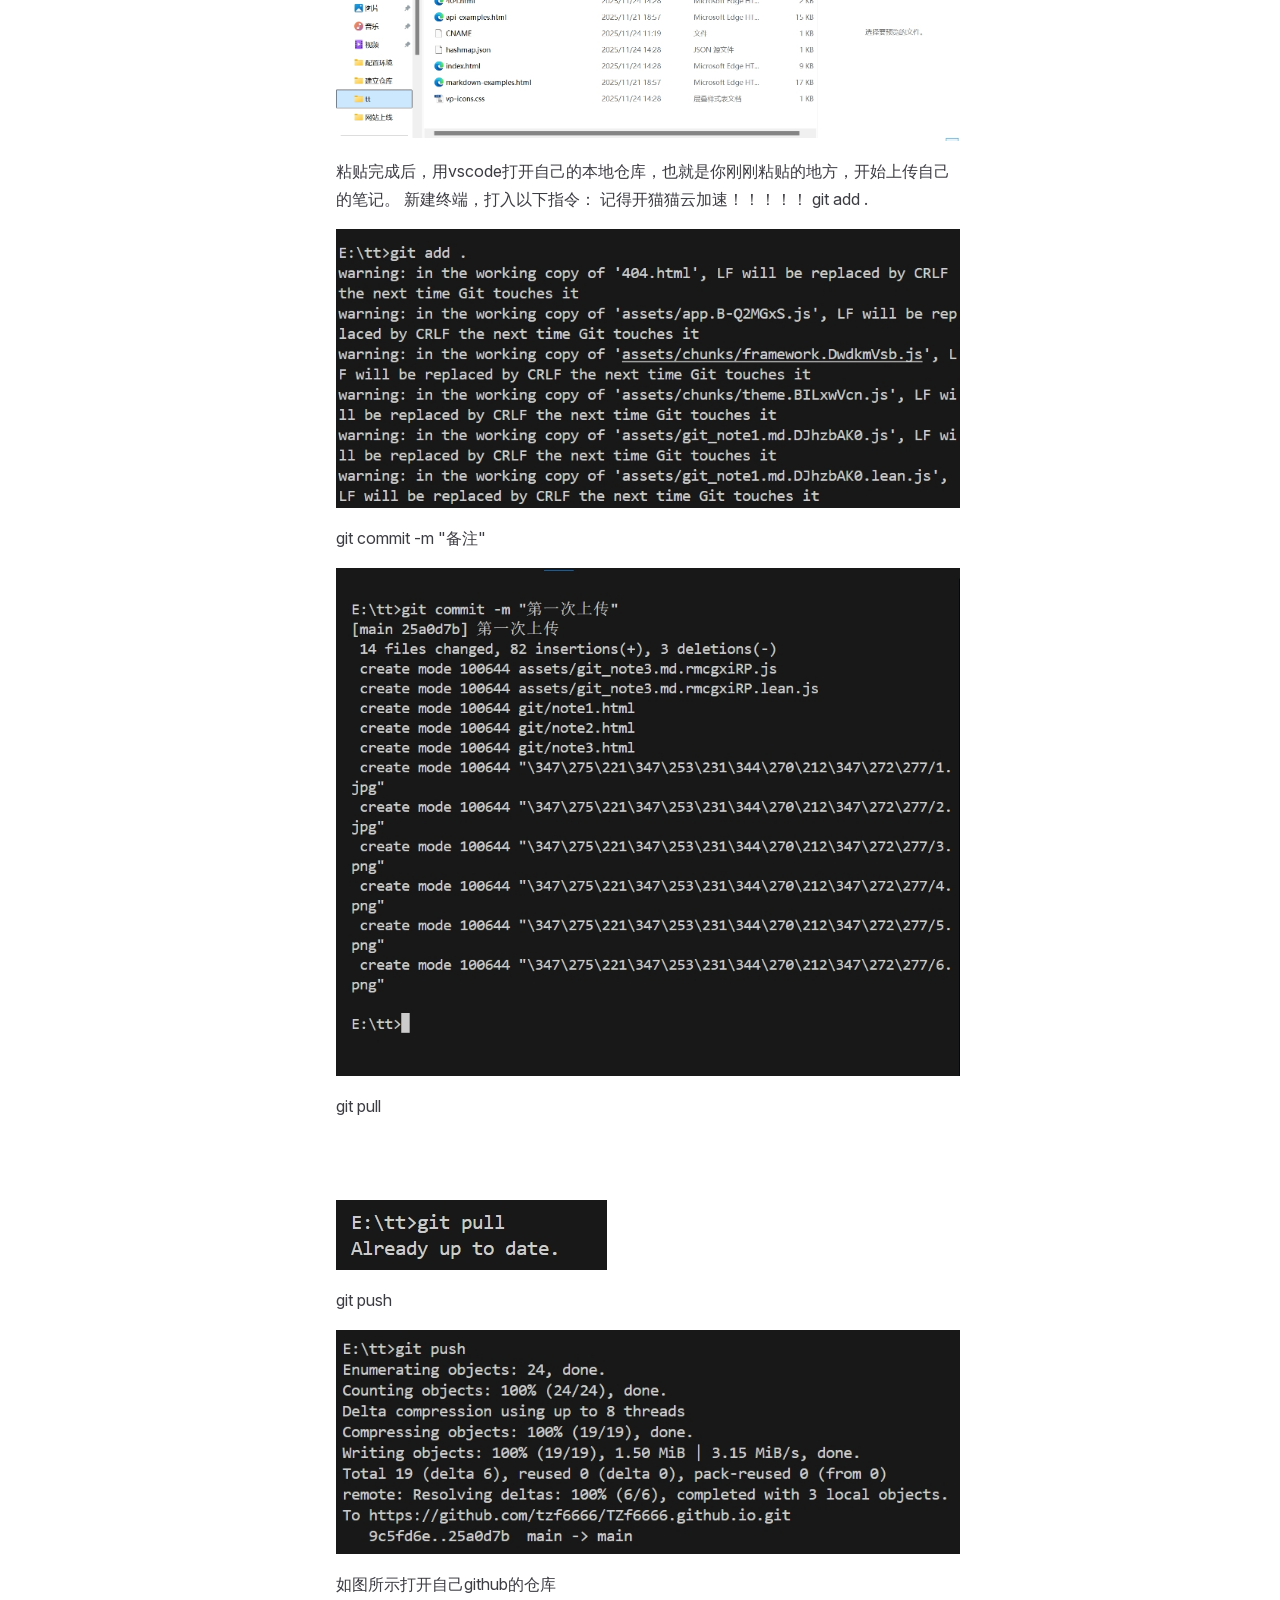
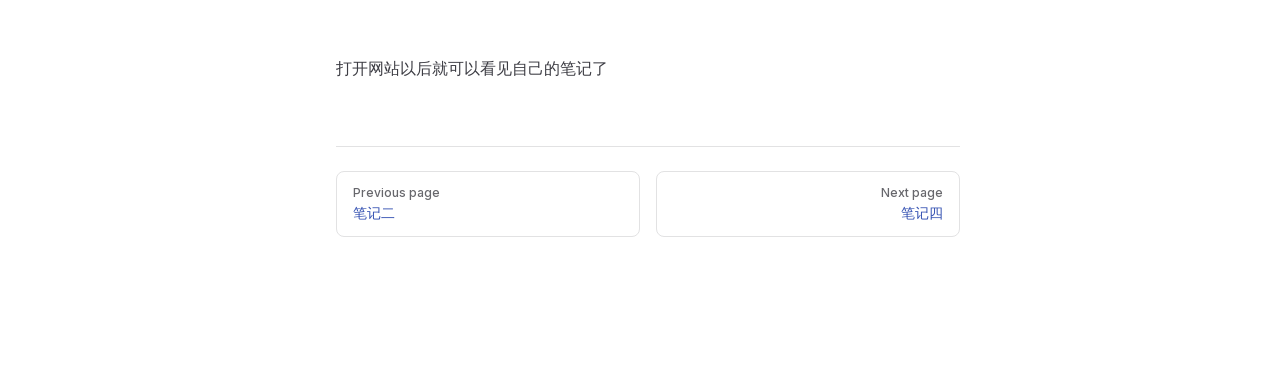
<file: git/note3.html>
<!DOCTYPE html>
<html lang="en-US" dir="ltr">
  <head>
    <meta charset="utf-8">
    <meta name="viewport" content="width=device-width,initial-scale=1">
    <title>网站上线​ | 胡彩霞的网页</title>
    <meta name="description" content="A VitePress Site">
    <meta name="generator" content="VitePress v2.0.0-alpha.15">
    <link rel="preload stylesheet" href="/assets/style.tE5om2fv.css" as="style">
    <link rel="preload stylesheet" href="/vp-icons.css" as="style">
    
    <script type="module" src="/assets/app.DkbJkbWd.js"></script>
    <link rel="preload" href="/assets/inter-roman-latin.Di8DUHzh.woff2" as="font" type="font/woff2" crossorigin="">
    <link rel="modulepreload" href="/assets/chunks/theme.-PLWBRT_.js">
    <link rel="modulepreload" href="/assets/chunks/framework.B8DMMYNI.js">
    <link rel="modulepreload" href="/assets/git_note3.md.DhAqrg-w.lean.js">
    <script id="check-dark-mode">(()=>{const e=localStorage.getItem("vitepress-theme-appearance")||"auto",a=window.matchMedia("(prefers-color-scheme: dark)").matches;(!e||e==="auto"?a:e==="dark")&&document.documentElement.classList.add("dark")})();</script>
    <script id="check-mac-os">document.documentElement.classList.toggle("mac",/Mac|iPhone|iPod|iPad/i.test(navigator.platform));</script>
  </head>
  <body>
    <div id="app"><div class="Layout" data-v-1df9f90f><!--[--><!--]--><!--[--><span tabindex="-1" data-v-331ec75c></span><a href="#VPContent" class="VPSkipLink visually-hidden" data-v-331ec75c>Skip to content</a><!--]--><!----><header class="VPNav" data-v-1df9f90f data-v-da52a441><div class="VPNavBar" data-v-da52a441 data-v-70946a35><div class="wrapper" data-v-70946a35><div class="container" data-v-70946a35><div class="title" data-v-70946a35><div class="VPNavBarTitle has-sidebar" data-v-70946a35 data-v-1e38c6bc><a class="title" href="/" data-v-1e38c6bc><!--[--><!--]--><!----><span data-v-1e38c6bc>胡彩霞的网页</span><!--[--><!--]--></a></div></div><div class="content" data-v-70946a35><div class="content-body" data-v-70946a35><!--[--><!--]--><div class="VPNavBarSearch search" data-v-70946a35><!----></div><nav aria-labelledby="main-nav-aria-label" class="VPNavBarMenu menu" data-v-70946a35 data-v-39714824><span id="main-nav-aria-label" class="visually-hidden" data-v-39714824> Main Navigation </span><!--[--><!--[--><a class="VPLink link VPNavBarMenuLink" href="/" tabindex="0" data-v-39714824 data-v-52a1d768><!--[--><span data-v-52a1d768>Home</span><!--]--></a><!--]--><!--[--><a class="VPLink link VPNavBarMenuLink" href="/git/note1.html" tabindex="0" data-v-39714824 data-v-52a1d768><!--[--><span data-v-52a1d768>Examples</span><!--]--></a><!--]--><!--]--></nav><!----><div class="VPNavBarAppearance appearance" data-v-70946a35 data-v-6c893767><button class="VPSwitch VPSwitchAppearance" type="button" role="switch" title aria-checked="false" data-v-6c893767 data-v-5337faa4 data-v-1d5665e3><span class="check" data-v-1d5665e3><span class="icon" data-v-1d5665e3><!--[--><span class="vpi-sun sun" data-v-5337faa4></span><span class="vpi-moon moon" data-v-5337faa4></span><!--]--></span></span></button></div><div class="VPSocialLinks VPNavBarSocialLinks social-links" data-v-70946a35 data-v-0394ad82 data-v-d07f11e6><!--[--><a class="VPSocialLink no-icon" href="https://github.com/vuejs/vitepress" aria-label="github" target="_blank" rel="me noopener" data-v-d07f11e6 data-v-591a6b30><span class="vpi-social-github"></span></a><!--]--></div><div class="VPFlyout VPNavBarExtra extra" data-v-70946a35 data-v-bf2fac68 data-v-42cb505d><button type="button" class="button" aria-haspopup="true" aria-expanded="false" aria-label="extra navigation" data-v-42cb505d><span class="vpi-more-horizontal icon" data-v-42cb505d></span></button><div class="menu" data-v-42cb505d><div class="VPMenu" data-v-42cb505d data-v-25a6cce8><!----><!--[--><!--[--><!----><div class="group" data-v-bf2fac68><div class="item appearance" data-v-bf2fac68><p class="label" data-v-bf2fac68>Appearance</p><div class="appearance-action" data-v-bf2fac68><button class="VPSwitch VPSwitchAppearance" type="button" role="switch" title aria-checked="false" data-v-bf2fac68 data-v-5337faa4 data-v-1d5665e3><span class="check" data-v-1d5665e3><span class="icon" data-v-1d5665e3><!--[--><span class="vpi-sun sun" data-v-5337faa4></span><span class="vpi-moon moon" data-v-5337faa4></span><!--]--></span></span></button></div></div></div><div class="group" data-v-bf2fac68><div class="item social-links" data-v-bf2fac68><div class="VPSocialLinks social-links-list" data-v-bf2fac68 data-v-d07f11e6><!--[--><a class="VPSocialLink no-icon" href="https://github.com/vuejs/vitepress" aria-label="github" target="_blank" rel="me noopener" data-v-d07f11e6 data-v-591a6b30><span class="vpi-social-github"></span></a><!--]--></div></div></div><!--]--><!--]--></div></div></div><!--[--><!--]--><button type="button" class="VPNavBarHamburger hamburger" aria-label="mobile navigation" aria-expanded="false" aria-controls="VPNavScreen" data-v-70946a35 data-v-e5dd9c1c><span class="container" data-v-e5dd9c1c><span class="top" data-v-e5dd9c1c></span><span class="middle" data-v-e5dd9c1c></span><span class="bottom" data-v-e5dd9c1c></span></span></button></div></div></div></div><div class="divider" data-v-70946a35><div class="divider-line" data-v-70946a35></div></div></div><!----></header><div class="VPLocalNav has-sidebar empty" data-v-1df9f90f data-v-db738f89><div class="container" data-v-db738f89><button class="menu" aria-expanded="false" aria-controls="VPSidebarNav" data-v-db738f89><span class="vpi-align-left menu-icon" data-v-db738f89></span><span class="menu-text" data-v-db738f89>Menu</span></button><div class="VPLocalNavOutlineDropdown" style="--vp-vh:0px;" data-v-db738f89 data-v-0bf0e06f><button data-v-0bf0e06f>Return to top</button><!----></div></div></div><aside class="VPSidebar" data-v-1df9f90f data-v-af661f50><div class="curtain" data-v-af661f50></div><nav class="nav" id="VPSidebarNav" aria-labelledby="sidebar-aria-label" tabindex="-1" data-v-af661f50><span class="visually-hidden" id="sidebar-aria-label" data-v-af661f50> Sidebar Navigation </span><!--[--><!--]--><!--[--><div class="no-transition group" data-v-8d50c081><section class="VPSidebarItem level-0 has-active" data-v-8d50c081 data-v-d81de50c><div class="item" role="button" tabindex="0" data-v-d81de50c><div class="indicator" data-v-d81de50c></div><h2 class="text" data-v-d81de50c>Examples</h2><!----></div><div class="items" data-v-d81de50c><!--[--><div class="VPSidebarItem level-1 is-link" data-v-d81de50c data-v-d81de50c><div class="item" data-v-d81de50c><div class="indicator" data-v-d81de50c></div><a class="VPLink link link" href="/git/note1.html" data-v-d81de50c><!--[--><p class="text" data-v-d81de50c>笔记一</p><!--]--></a><!----></div><!----></div><div class="VPSidebarItem level-1 is-link" data-v-d81de50c data-v-d81de50c><div class="item" data-v-d81de50c><div class="indicator" data-v-d81de50c></div><a class="VPLink link link" href="/git/note2.html" data-v-d81de50c><!--[--><p class="text" data-v-d81de50c>笔记二</p><!--]--></a><!----></div><!----></div><div class="VPSidebarItem level-1 is-link" data-v-d81de50c data-v-d81de50c><div class="item" data-v-d81de50c><div class="indicator" data-v-d81de50c></div><a class="VPLink link link" href="/git/note3.html" data-v-d81de50c><!--[--><p class="text" data-v-d81de50c>笔记三</p><!--]--></a><!----></div><!----></div><div class="VPSidebarItem level-1 is-link" data-v-d81de50c data-v-d81de50c><div class="item" data-v-d81de50c><div class="indicator" data-v-d81de50c></div><a class="VPLink link link" href="/git/note4.html" data-v-d81de50c><!--[--><p class="text" data-v-d81de50c>笔记四</p><!--]--></a><!----></div><!----></div><div class="VPSidebarItem level-1 is-link" data-v-d81de50c data-v-d81de50c><div class="item" data-v-d81de50c><div class="indicator" data-v-d81de50c></div><a class="VPLink link link" href="/git/note5.html" data-v-d81de50c><!--[--><p class="text" data-v-d81de50c>笔记五</p><!--]--></a><!----></div><!----></div><div class="VPSidebarItem level-1 is-link" data-v-d81de50c data-v-d81de50c><div class="item" data-v-d81de50c><div class="indicator" data-v-d81de50c></div><a class="VPLink link link" href="/git/note6.html" data-v-d81de50c><!--[--><p class="text" data-v-d81de50c>笔记六</p><!--]--></a><!----></div><!----></div><div class="VPSidebarItem level-1 is-link" data-v-d81de50c data-v-d81de50c><div class="item" data-v-d81de50c><div class="indicator" data-v-d81de50c></div><a class="VPLink link link" href="/git/note7.html" data-v-d81de50c><!--[--><p class="text" data-v-d81de50c>笔记七</p><!--]--></a><!----></div><!----></div><!--]--></div></section></div><!--]--><!--[--><!--]--></nav></aside><div class="VPContent has-sidebar" id="VPContent" data-v-1df9f90f data-v-c87f25bf><div class="VPDoc has-sidebar has-aside" data-v-c87f25bf data-v-7011f0d8><!--[--><!--]--><div class="container" data-v-7011f0d8><div class="aside" data-v-7011f0d8><div class="aside-curtain" data-v-7011f0d8></div><div class="aside-container" data-v-7011f0d8><div class="aside-content" data-v-7011f0d8><div class="VPDocAside" data-v-7011f0d8 data-v-3f215769><!--[--><!--]--><!--[--><!--]--><nav aria-labelledby="doc-outline-aria-label" class="VPDocAsideOutline" data-v-3f215769 data-v-60d5052e><div class="content" data-v-60d5052e><div class="outline-marker" data-v-60d5052e></div><div aria-level="2" class="outline-title" id="doc-outline-aria-label" role="heading" data-v-60d5052e>On this page</div><ul class="VPDocOutlineItem root" data-v-60d5052e data-v-1ce71065><!--[--><!--]--></ul></div></nav><!--[--><!--]--><div class="spacer" data-v-3f215769></div><!--[--><!--]--><!----><!--[--><!--]--><!--[--><!--]--></div></div></div></div><div class="content" data-v-7011f0d8><div class="content-container" data-v-7011f0d8><!--[--><!--]--><main class="main" data-v-7011f0d8><div style="position:relative;" class="vp-doc _git_note3" data-v-7011f0d8><div><h1 id="网站上线​" tabindex="-1">网站上线​ <a class="header-anchor" href="#网站上线​" aria-label="Permalink to “网站上线​”">​</a></h1><p>用vscode打开自己的boke文件夹（写代码的文件夹，点进去哦）：</p><p><img src="/note3/1.jpg" alt="1.jpg"></p><p>在docs文件夹里面建立一个专门存放笔记的文件夹，图中专门存放笔记的文件夹叫git,然后在专门存放笔记的文件夹里创建自己的笔记1、2、3......</p><p>创建好笔记以后，将Markdown的笔记传化为源码模式后，将代码复制</p><p><img src="/note3/2.jpg" alt="2.jpg"></p><p>回到vscode将复制的代码粘贴到你vscode里创建的笔记文件里</p><p><img src="/note3/3.jpg" alt="3.jpg"></p><p>打开 config.mts，找到items,添加你的笔记名称和链接如图所示</p><p><img src="/note3/4.jpg" alt="4.jpg"></p><br><h2 id="打包代码​" tabindex="-1">打包代码​ <a class="header-anchor" href="#打包代码​" aria-label="Permalink to “打包代码​”">​</a></h2><p>打开终端，在终端输入命令行：npm run docs:build</p><br><p><img src="/note3/5.jpg" alt="5.jpg"></p><br><p>如图所示打包成功。</p><p>打开文件管理器，找到自己写代码的文件夹，根据下图所示的位置找到dist文件，将里面的文件和文件夹复制（这一步就是复制刚刚打包好的东西）</p><p><img src="/note3/6.png" alt="6.png"></p><p>打开自己的本地仓库（图中的本地仓库为tt），将刚刚复制的东西全部粘贴到自己的本地仓库</p><p><img src="/note3/7.png" alt="7.png"></p><p>粘贴完成后，用vscode打开自己的本地仓库，也就是你刚刚粘贴的地方，开始上传自己的笔记。 新建终端，打入以下指令： 记得开猫猫云加速！！！！！ git add .</p><p><img src="/note3/8.png" alt="8.png"></p><p>git commit -m &quot;备注&quot;</p><p><img src="/note3/9.png" alt="9.png"></p><p>git pull</p><br><br><p><img src="/note3/10.jpg" alt="10.jpg"></p><p>git push</p><p><img src="/note3/11.png" alt="11.png"></p><p>如图所示打开自己github的仓库</p><br><p>打开网站以后就可以看见自己的笔记了</p></div></div></main><footer class="VPDocFooter" data-v-7011f0d8 data-v-e257564d><!--[--><!--]--><!----><nav class="prev-next" aria-labelledby="doc-footer-aria-label" data-v-e257564d><span class="visually-hidden" id="doc-footer-aria-label" data-v-e257564d>Pager</span><div class="pager" data-v-e257564d><a class="VPLink link pager-link prev" href="/git/note2.html" data-v-e257564d><!--[--><span class="desc" data-v-e257564d>Previous page</span><span class="title" data-v-e257564d>笔记二</span><!--]--></a></div><div class="pager" data-v-e257564d><a class="VPLink link pager-link next" href="/git/note4.html" data-v-e257564d><!--[--><span class="desc" data-v-e257564d>Next page</span><span class="title" data-v-e257564d>笔记四</span><!--]--></a></div></nav></footer><!--[--><!--]--></div></div></div><!--[--><!--]--></div></div><!----><!--[--><!--]--></div></div>
    <script>window.__VP_HASH_MAP__=JSON.parse("{\"api-examples.md\":\"01-WrTK2\",\"git_note1.md\":\"anYqhx6D\",\"git_note2.md\":\"BTXrP4EF\",\"git_note3.md\":\"DhAqrg-w\",\"git_note4.md\":\"DJQtse--\",\"git_note5.md\":\"CiCuTSr9\",\"git_note6.md\":\"BkOiJZXx\",\"git_note7.md\":\"Cs3NaDq_\",\"index.md\":\"CuyCPKlv\",\"markdown-examples.md\":\"Cr-EjMUX\"}");window.__VP_SITE_DATA__=JSON.parse("{\"lang\":\"en-US\",\"dir\":\"ltr\",\"title\":\"胡彩霞的网页\",\"description\":\"A VitePress Site\",\"base\":\"/\",\"head\":[],\"router\":{\"prefetchLinks\":true},\"appearance\":true,\"themeConfig\":{\"nav\":[{\"text\":\"Home\",\"link\":\"/\"},{\"text\":\"Examples\",\"link\":\"/git/note1\"}],\"sidebar\":[{\"text\":\"Examples\",\"items\":[{\"text\":\"笔记一\",\"link\":\"/git/note1\"},{\"text\":\"笔记二\",\"link\":\"/git/note2\"},{\"text\":\"笔记三\",\"link\":\"/git/note3\"},{\"text\":\"笔记四\",\"link\":\"/git/note4\"},{\"text\":\"笔记五\",\"link\":\"/git/note5\"},{\"text\":\"笔记六\",\"link\":\"/git/note6\"},{\"text\":\"笔记七\",\"link\":\"/git/note7\"}]}],\"socialLinks\":[{\"icon\":\"github\",\"link\":\"https://github.com/vuejs/vitepress\"}]},\"locales\":{},\"scrollOffset\":134,\"cleanUrls\":false,\"additionalConfig\":{}}");</script>
    
  </body>
</html>
</file>
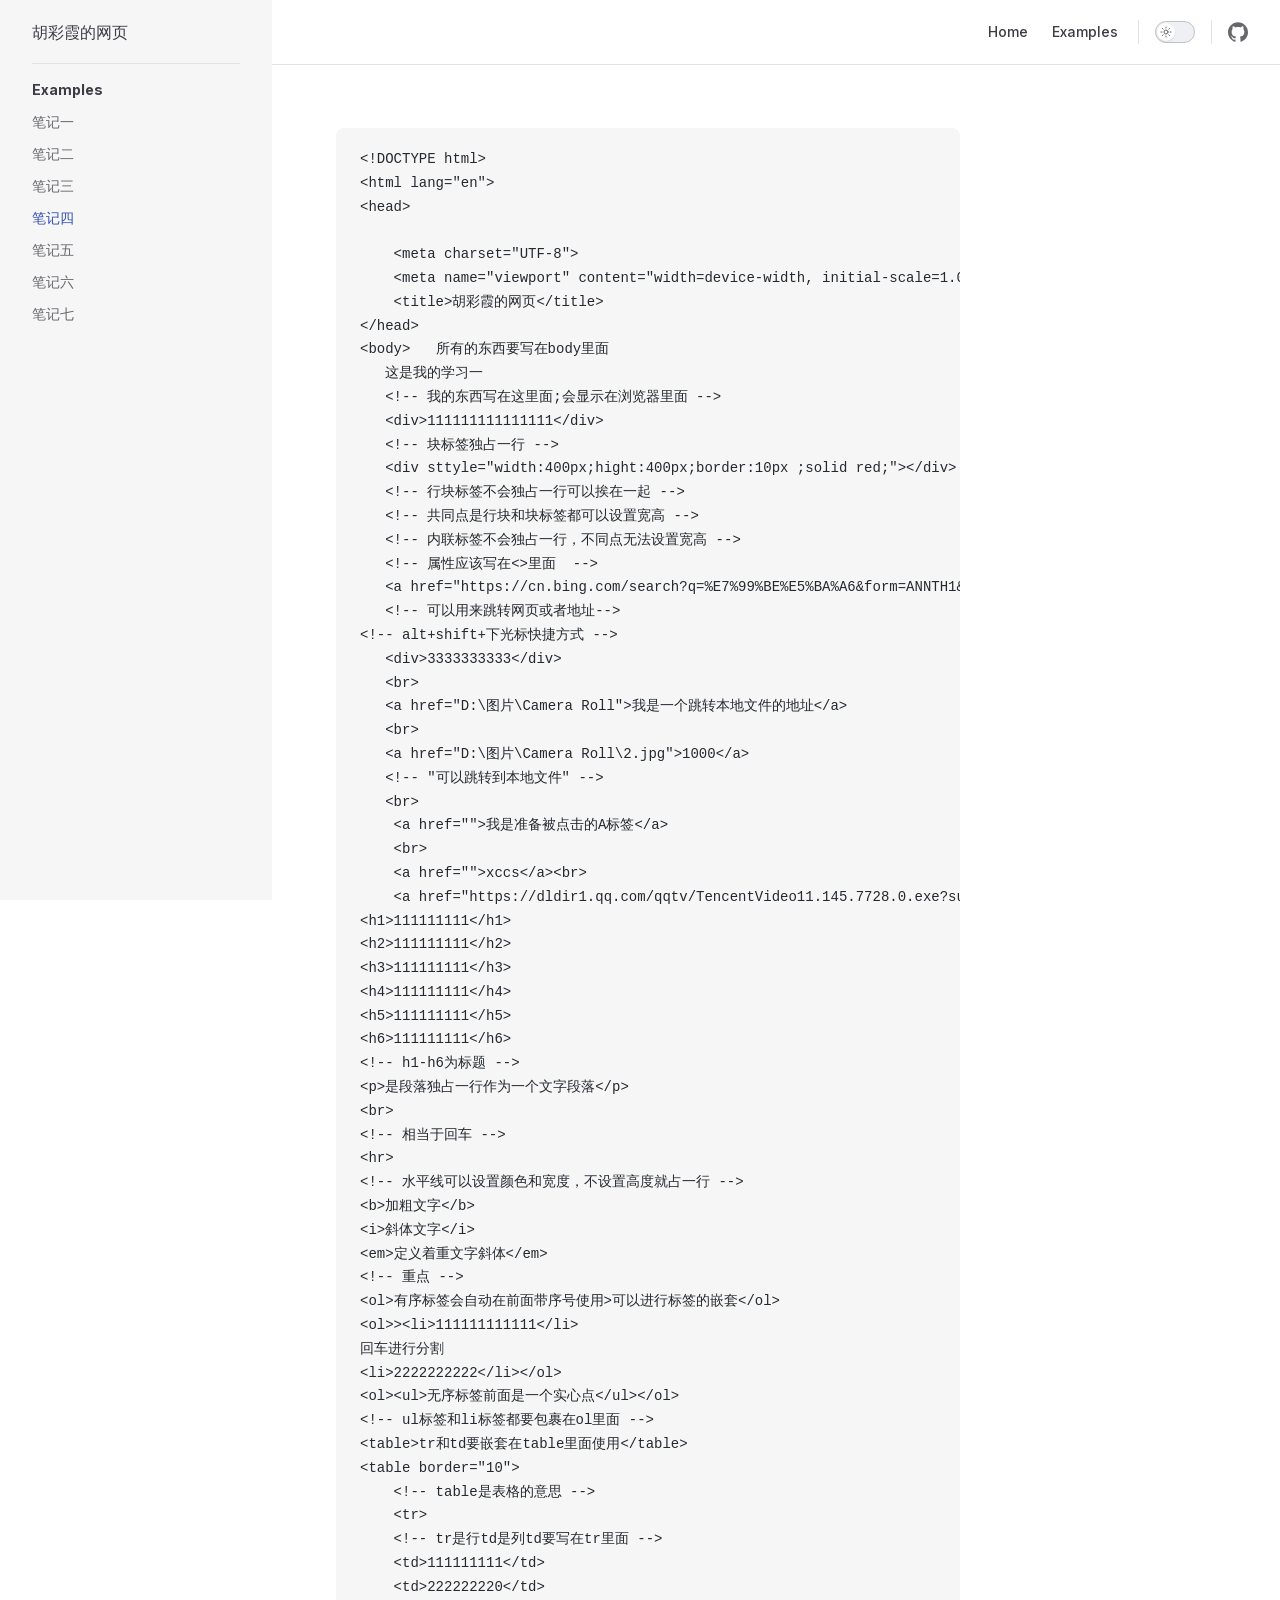
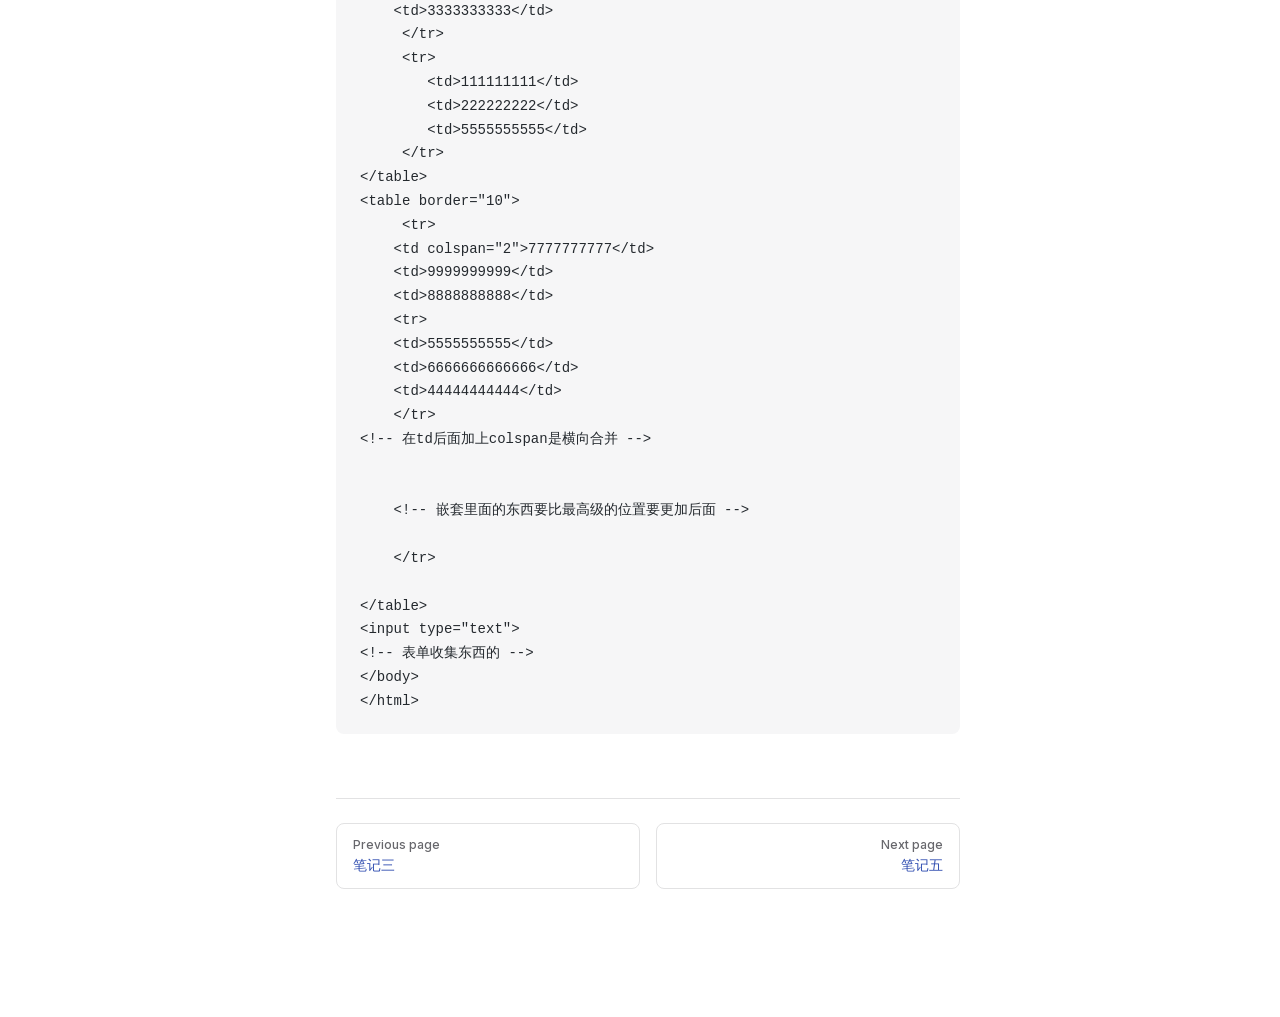
<file: git/note4.html>
<!DOCTYPE html>
<html lang="en-US" dir="ltr">
  <head>
    <meta charset="utf-8">
    <meta name="viewport" content="width=device-width,initial-scale=1">
    <title>胡彩霞的网页</title>
    <meta name="description" content="A VitePress Site">
    <meta name="generator" content="VitePress v2.0.0-alpha.15">
    <link rel="preload stylesheet" href="/assets/style.tE5om2fv.css" as="style">
    <link rel="preload stylesheet" href="/vp-icons.css" as="style">
    
    <script type="module" src="/assets/app.DkbJkbWd.js"></script>
    <link rel="preload" href="/assets/inter-roman-latin.Di8DUHzh.woff2" as="font" type="font/woff2" crossorigin="">
    <link rel="modulepreload" href="/assets/chunks/theme.-PLWBRT_.js">
    <link rel="modulepreload" href="/assets/chunks/framework.B8DMMYNI.js">
    <link rel="modulepreload" href="/assets/git_note4.md.DJQtse--.lean.js">
    <script id="check-dark-mode">(()=>{const e=localStorage.getItem("vitepress-theme-appearance")||"auto",a=window.matchMedia("(prefers-color-scheme: dark)").matches;(!e||e==="auto"?a:e==="dark")&&document.documentElement.classList.add("dark")})();</script>
    <script id="check-mac-os">document.documentElement.classList.toggle("mac",/Mac|iPhone|iPod|iPad/i.test(navigator.platform));</script>
  </head>
  <body>
    <div id="app"><div class="Layout" data-v-1df9f90f><!--[--><!--]--><!--[--><span tabindex="-1" data-v-331ec75c></span><a href="#VPContent" class="VPSkipLink visually-hidden" data-v-331ec75c>Skip to content</a><!--]--><!----><header class="VPNav" data-v-1df9f90f data-v-da52a441><div class="VPNavBar" data-v-da52a441 data-v-70946a35><div class="wrapper" data-v-70946a35><div class="container" data-v-70946a35><div class="title" data-v-70946a35><div class="VPNavBarTitle has-sidebar" data-v-70946a35 data-v-1e38c6bc><a class="title" href="/" data-v-1e38c6bc><!--[--><!--]--><!----><span data-v-1e38c6bc>胡彩霞的网页</span><!--[--><!--]--></a></div></div><div class="content" data-v-70946a35><div class="content-body" data-v-70946a35><!--[--><!--]--><div class="VPNavBarSearch search" data-v-70946a35><!----></div><nav aria-labelledby="main-nav-aria-label" class="VPNavBarMenu menu" data-v-70946a35 data-v-39714824><span id="main-nav-aria-label" class="visually-hidden" data-v-39714824> Main Navigation </span><!--[--><!--[--><a class="VPLink link VPNavBarMenuLink" href="/" tabindex="0" data-v-39714824 data-v-52a1d768><!--[--><span data-v-52a1d768>Home</span><!--]--></a><!--]--><!--[--><a class="VPLink link VPNavBarMenuLink" href="/git/note1.html" tabindex="0" data-v-39714824 data-v-52a1d768><!--[--><span data-v-52a1d768>Examples</span><!--]--></a><!--]--><!--]--></nav><!----><div class="VPNavBarAppearance appearance" data-v-70946a35 data-v-6c893767><button class="VPSwitch VPSwitchAppearance" type="button" role="switch" title aria-checked="false" data-v-6c893767 data-v-5337faa4 data-v-1d5665e3><span class="check" data-v-1d5665e3><span class="icon" data-v-1d5665e3><!--[--><span class="vpi-sun sun" data-v-5337faa4></span><span class="vpi-moon moon" data-v-5337faa4></span><!--]--></span></span></button></div><div class="VPSocialLinks VPNavBarSocialLinks social-links" data-v-70946a35 data-v-0394ad82 data-v-d07f11e6><!--[--><a class="VPSocialLink no-icon" href="https://github.com/vuejs/vitepress" aria-label="github" target="_blank" rel="me noopener" data-v-d07f11e6 data-v-591a6b30><span class="vpi-social-github"></span></a><!--]--></div><div class="VPFlyout VPNavBarExtra extra" data-v-70946a35 data-v-bf2fac68 data-v-42cb505d><button type="button" class="button" aria-haspopup="true" aria-expanded="false" aria-label="extra navigation" data-v-42cb505d><span class="vpi-more-horizontal icon" data-v-42cb505d></span></button><div class="menu" data-v-42cb505d><div class="VPMenu" data-v-42cb505d data-v-25a6cce8><!----><!--[--><!--[--><!----><div class="group" data-v-bf2fac68><div class="item appearance" data-v-bf2fac68><p class="label" data-v-bf2fac68>Appearance</p><div class="appearance-action" data-v-bf2fac68><button class="VPSwitch VPSwitchAppearance" type="button" role="switch" title aria-checked="false" data-v-bf2fac68 data-v-5337faa4 data-v-1d5665e3><span class="check" data-v-1d5665e3><span class="icon" data-v-1d5665e3><!--[--><span class="vpi-sun sun" data-v-5337faa4></span><span class="vpi-moon moon" data-v-5337faa4></span><!--]--></span></span></button></div></div></div><div class="group" data-v-bf2fac68><div class="item social-links" data-v-bf2fac68><div class="VPSocialLinks social-links-list" data-v-bf2fac68 data-v-d07f11e6><!--[--><a class="VPSocialLink no-icon" href="https://github.com/vuejs/vitepress" aria-label="github" target="_blank" rel="me noopener" data-v-d07f11e6 data-v-591a6b30><span class="vpi-social-github"></span></a><!--]--></div></div></div><!--]--><!--]--></div></div></div><!--[--><!--]--><button type="button" class="VPNavBarHamburger hamburger" aria-label="mobile navigation" aria-expanded="false" aria-controls="VPNavScreen" data-v-70946a35 data-v-e5dd9c1c><span class="container" data-v-e5dd9c1c><span class="top" data-v-e5dd9c1c></span><span class="middle" data-v-e5dd9c1c></span><span class="bottom" data-v-e5dd9c1c></span></span></button></div></div></div></div><div class="divider" data-v-70946a35><div class="divider-line" data-v-70946a35></div></div></div><!----></header><div class="VPLocalNav has-sidebar empty" data-v-1df9f90f data-v-db738f89><div class="container" data-v-db738f89><button class="menu" aria-expanded="false" aria-controls="VPSidebarNav" data-v-db738f89><span class="vpi-align-left menu-icon" data-v-db738f89></span><span class="menu-text" data-v-db738f89>Menu</span></button><div class="VPLocalNavOutlineDropdown" style="--vp-vh:0px;" data-v-db738f89 data-v-0bf0e06f><button data-v-0bf0e06f>Return to top</button><!----></div></div></div><aside class="VPSidebar" data-v-1df9f90f data-v-af661f50><div class="curtain" data-v-af661f50></div><nav class="nav" id="VPSidebarNav" aria-labelledby="sidebar-aria-label" tabindex="-1" data-v-af661f50><span class="visually-hidden" id="sidebar-aria-label" data-v-af661f50> Sidebar Navigation </span><!--[--><!--]--><!--[--><div class="no-transition group" data-v-8d50c081><section class="VPSidebarItem level-0 has-active" data-v-8d50c081 data-v-d81de50c><div class="item" role="button" tabindex="0" data-v-d81de50c><div class="indicator" data-v-d81de50c></div><h2 class="text" data-v-d81de50c>Examples</h2><!----></div><div class="items" data-v-d81de50c><!--[--><div class="VPSidebarItem level-1 is-link" data-v-d81de50c data-v-d81de50c><div class="item" data-v-d81de50c><div class="indicator" data-v-d81de50c></div><a class="VPLink link link" href="/git/note1.html" data-v-d81de50c><!--[--><p class="text" data-v-d81de50c>笔记一</p><!--]--></a><!----></div><!----></div><div class="VPSidebarItem level-1 is-link" data-v-d81de50c data-v-d81de50c><div class="item" data-v-d81de50c><div class="indicator" data-v-d81de50c></div><a class="VPLink link link" href="/git/note2.html" data-v-d81de50c><!--[--><p class="text" data-v-d81de50c>笔记二</p><!--]--></a><!----></div><!----></div><div class="VPSidebarItem level-1 is-link" data-v-d81de50c data-v-d81de50c><div class="item" data-v-d81de50c><div class="indicator" data-v-d81de50c></div><a class="VPLink link link" href="/git/note3.html" data-v-d81de50c><!--[--><p class="text" data-v-d81de50c>笔记三</p><!--]--></a><!----></div><!----></div><div class="VPSidebarItem level-1 is-link" data-v-d81de50c data-v-d81de50c><div class="item" data-v-d81de50c><div class="indicator" data-v-d81de50c></div><a class="VPLink link link" href="/git/note4.html" data-v-d81de50c><!--[--><p class="text" data-v-d81de50c>笔记四</p><!--]--></a><!----></div><!----></div><div class="VPSidebarItem level-1 is-link" data-v-d81de50c data-v-d81de50c><div class="item" data-v-d81de50c><div class="indicator" data-v-d81de50c></div><a class="VPLink link link" href="/git/note5.html" data-v-d81de50c><!--[--><p class="text" data-v-d81de50c>笔记五</p><!--]--></a><!----></div><!----></div><div class="VPSidebarItem level-1 is-link" data-v-d81de50c data-v-d81de50c><div class="item" data-v-d81de50c><div class="indicator" data-v-d81de50c></div><a class="VPLink link link" href="/git/note6.html" data-v-d81de50c><!--[--><p class="text" data-v-d81de50c>笔记六</p><!--]--></a><!----></div><!----></div><div class="VPSidebarItem level-1 is-link" data-v-d81de50c data-v-d81de50c><div class="item" data-v-d81de50c><div class="indicator" data-v-d81de50c></div><a class="VPLink link link" href="/git/note7.html" data-v-d81de50c><!--[--><p class="text" data-v-d81de50c>笔记七</p><!--]--></a><!----></div><!----></div><!--]--></div></section></div><!--]--><!--[--><!--]--></nav></aside><div class="VPContent has-sidebar" id="VPContent" data-v-1df9f90f data-v-c87f25bf><div class="VPDoc has-sidebar has-aside" data-v-c87f25bf data-v-7011f0d8><!--[--><!--]--><div class="container" data-v-7011f0d8><div class="aside" data-v-7011f0d8><div class="aside-curtain" data-v-7011f0d8></div><div class="aside-container" data-v-7011f0d8><div class="aside-content" data-v-7011f0d8><div class="VPDocAside" data-v-7011f0d8 data-v-3f215769><!--[--><!--]--><!--[--><!--]--><nav aria-labelledby="doc-outline-aria-label" class="VPDocAsideOutline" data-v-3f215769 data-v-60d5052e><div class="content" data-v-60d5052e><div class="outline-marker" data-v-60d5052e></div><div aria-level="2" class="outline-title" id="doc-outline-aria-label" role="heading" data-v-60d5052e>On this page</div><ul class="VPDocOutlineItem root" data-v-60d5052e data-v-1ce71065><!--[--><!--]--></ul></div></nav><!--[--><!--]--><div class="spacer" data-v-3f215769></div><!--[--><!--]--><!----><!--[--><!--]--><!--[--><!--]--></div></div></div></div><div class="content" data-v-7011f0d8><div class="content-container" data-v-7011f0d8><!--[--><!--]--><main class="main" data-v-7011f0d8><div style="position:relative;" class="vp-doc _git_note4" data-v-7011f0d8><div><div class="language-"><button title="Copy Code" class="copy"></button><span class="lang"></span><pre class="shiki shiki-themes github-light github-dark" style="--shiki-light:#24292e;--shiki-dark:#e1e4e8;--shiki-light-bg:#fff;--shiki-dark-bg:#24292e;" tabindex="0" dir="ltr"><code><span class="line"><span>&lt;!DOCTYPE html&gt;</span></span>
<span class="line"><span>&lt;html lang=&quot;en&quot;&gt;</span></span>
<span class="line"><span>&lt;head&gt;</span></span>
<span class="line"><span>    </span></span>
<span class="line"><span>    &lt;meta charset=&quot;UTF-8&quot;&gt;</span></span>
<span class="line"><span>    &lt;meta name=&quot;viewport&quot; content=&quot;width=device-width, initial-scale=1.0&quot;&gt;</span></span>
<span class="line"><span>    &lt;title&gt;胡彩霞的网页&lt;/title&gt;</span></span>
<span class="line"><span>&lt;/head&gt;</span></span>
<span class="line"><span>&lt;body&gt;   所有的东西要写在body里面</span></span>
<span class="line"><span>   这是我的学习一    </span></span>
<span class="line"><span>   &lt;!-- 我的东西写在这里面;会显示在浏览器里面 --&gt;</span></span>
<span class="line"><span>   &lt;div&gt;111111111111111&lt;/div&gt;   </span></span>
<span class="line"><span>   &lt;!-- 块标签独占一行 --&gt;</span></span>
<span class="line"><span>   &lt;div sttyle=&quot;width:400px;hight:400px;border:10px ;solid red;&quot;&gt;&lt;/div&gt;</span></span>
<span class="line"><span>   &lt;!-- 行块标签不会独占一行可以挨在一起 --&gt;</span></span>
<span class="line"><span>   &lt;!-- 共同点是行块和块标签都可以设置宽高 --&gt;</span></span>
<span class="line"><span>   &lt;!-- 内联标签不会独占一行，不同点无法设置宽高 --&gt;</span></span>
<span class="line"><span>   &lt;!-- 属性应该写在&lt;&gt;里面  --&gt;</span></span>
<span class="line"><span>   &lt;a href=&quot;https://cn.bing.com/search?q=%E7%99%BE%E5%BA%A6&amp;form=ANNTH1&amp;refig=692ec7572e2c491184e6f0b83f12f284&amp;pc=LCTS&quot;&gt;我是一个a标签&lt;/a&gt;</span></span>
<span class="line"><span>   &lt;!-- 可以用来跳转网页或者地址--&gt;</span></span>
<span class="line"><span>&lt;!-- alt+shift+下光标快捷方式 --&gt;</span></span>
<span class="line"><span>   &lt;div&gt;3333333333&lt;/div&gt;</span></span>
<span class="line"><span>   &lt;br&gt;</span></span>
<span class="line"><span>   &lt;a href=&quot;D:\图片\Camera Roll&quot;&gt;我是一个跳转本地文件的地址&lt;/a&gt; </span></span>
<span class="line"><span>   &lt;br&gt;</span></span>
<span class="line"><span>   &lt;a href=&quot;D:\图片\Camera Roll\2.jpg&quot;&gt;1000&lt;/a&gt;      </span></span>
<span class="line"><span>   &lt;!-- &quot;可以跳转到本地文件&quot; --&gt;</span></span>
<span class="line"><span>   &lt;br&gt;</span></span>
<span class="line"><span>    &lt;a href=&quot;&quot;&gt;我是准备被点击的A标签&lt;/a&gt;</span></span>
<span class="line"><span>    &lt;br&gt;</span></span>
<span class="line"><span>    &lt;a href=&quot;&quot;&gt;xccs&lt;/a&gt;&lt;br&gt;</span></span>
<span class="line"><span>    &lt;a href=&quot;https://dldir1.qq.com/qqtv/TencentVideo11.145.7728.0.exe?support_redirect=1&quot;download&gt;我是一个下载的a标签&lt;/a&gt;</span></span>
<span class="line"><span>&lt;h1&gt;111111111&lt;/h1&gt;</span></span>
<span class="line"><span>&lt;h2&gt;111111111&lt;/h2&gt;</span></span>
<span class="line"><span>&lt;h3&gt;111111111&lt;/h3&gt;</span></span>
<span class="line"><span>&lt;h4&gt;111111111&lt;/h4&gt;</span></span>
<span class="line"><span>&lt;h5&gt;111111111&lt;/h5&gt;</span></span>
<span class="line"><span>&lt;h6&gt;111111111&lt;/h6&gt;</span></span>
<span class="line"><span>&lt;!-- h1-h6为标题 --&gt;</span></span>
<span class="line"><span>&lt;p&gt;是段落独占一行作为一个文字段落&lt;/p&gt;</span></span>
<span class="line"><span>&lt;br&gt;</span></span>
<span class="line"><span>&lt;!-- 相当于回车 --&gt;</span></span>
<span class="line"><span>&lt;hr&gt;</span></span>
<span class="line"><span>&lt;!-- 水平线可以设置颜色和宽度，不设置高度就占一行 --&gt;</span></span>
<span class="line"><span>&lt;b&gt;加粗文字&lt;/b&gt;</span></span>
<span class="line"><span>&lt;i&gt;斜体文字&lt;/i&gt;</span></span>
<span class="line"><span>&lt;em&gt;定义着重文字斜体&lt;/em&gt;</span></span>
<span class="line"><span>&lt;!-- 重点 --&gt;</span></span>
<span class="line"><span>&lt;ol&gt;有序标签会自动在前面带序号使用&gt;可以进行标签的嵌套&lt;/ol&gt;</span></span>
<span class="line"><span>&lt;ol&gt;&gt;&lt;li&gt;111111111111&lt;/li&gt;</span></span>
<span class="line"><span>回车进行分割</span></span>
<span class="line"><span>&lt;li&gt;2222222222&lt;/li&gt;&lt;/ol&gt;</span></span>
<span class="line"><span>&lt;ol&gt;&lt;ul&gt;无序标签前面是一个实心点&lt;/ul&gt;&lt;/ol&gt;</span></span>
<span class="line"><span>&lt;!-- ul标签和li标签都要包裹在ol里面 --&gt;</span></span>
<span class="line"><span>&lt;table&gt;tr和td要嵌套在table里面使用&lt;/table&gt;</span></span>
<span class="line"><span>&lt;table border=&quot;10&quot;&gt;</span></span>
<span class="line"><span>    &lt;!-- table是表格的意思 --&gt;</span></span>
<span class="line"><span>    &lt;tr&gt;</span></span>
<span class="line"><span>    &lt;!-- tr是行td是列td要写在tr里面 --&gt;</span></span>
<span class="line"><span>    &lt;td&gt;111111111&lt;/td&gt;</span></span>
<span class="line"><span>    &lt;td&gt;222222220&lt;/td&gt;</span></span>
<span class="line"><span>    &lt;td&gt;3333333333&lt;/td&gt;</span></span>
<span class="line"><span>     &lt;/tr&gt;</span></span>
<span class="line"><span>     &lt;tr&gt;</span></span>
<span class="line"><span>        &lt;td&gt;111111111&lt;/td&gt;</span></span>
<span class="line"><span>        &lt;td&gt;222222222&lt;/td&gt;</span></span>
<span class="line"><span>        &lt;td&gt;5555555555&lt;/td&gt;</span></span>
<span class="line"><span>     &lt;/tr&gt;</span></span>
<span class="line"><span>&lt;/table&gt;</span></span>
<span class="line"><span>&lt;table border=&quot;10&quot;&gt;</span></span>
<span class="line"><span>     &lt;tr&gt;</span></span>
<span class="line"><span>    &lt;td colspan=&quot;2&quot;&gt;7777777777&lt;/td&gt;</span></span>
<span class="line"><span>    &lt;td&gt;9999999999&lt;/td&gt;</span></span>
<span class="line"><span>    &lt;td&gt;8888888888&lt;/td&gt;</span></span>
<span class="line"><span>    &lt;tr&gt;</span></span>
<span class="line"><span>    &lt;td&gt;5555555555&lt;/td&gt;</span></span>
<span class="line"><span>    &lt;td&gt;6666666666666&lt;/td&gt;</span></span>
<span class="line"><span>    &lt;td&gt;44444444444&lt;/td&gt;</span></span>
<span class="line"><span>    &lt;/tr&gt;</span></span>
<span class="line"><span>&lt;!-- 在td后面加上colspan是横向合并 --&gt;</span></span>
<span class="line"><span></span></span>
<span class="line"><span></span></span>
<span class="line"><span>    &lt;!-- 嵌套里面的东西要比最高级的位置要更加后面 --&gt;</span></span>
<span class="line"><span></span></span>
<span class="line"><span>    &lt;/tr&gt;</span></span>
<span class="line"><span></span></span>
<span class="line"><span>&lt;/table&gt;</span></span>
<span class="line"><span>&lt;input type=&quot;text&quot;&gt;</span></span>
<span class="line"><span>&lt;!-- 表单收集东西的 --&gt;</span></span>
<span class="line"><span>&lt;/body&gt;</span></span>
<span class="line"><span>&lt;/html&gt;</span></span></code></pre></div></div></div></main><footer class="VPDocFooter" data-v-7011f0d8 data-v-e257564d><!--[--><!--]--><!----><nav class="prev-next" aria-labelledby="doc-footer-aria-label" data-v-e257564d><span class="visually-hidden" id="doc-footer-aria-label" data-v-e257564d>Pager</span><div class="pager" data-v-e257564d><a class="VPLink link pager-link prev" href="/git/note3.html" data-v-e257564d><!--[--><span class="desc" data-v-e257564d>Previous page</span><span class="title" data-v-e257564d>笔记三</span><!--]--></a></div><div class="pager" data-v-e257564d><a class="VPLink link pager-link next" href="/git/note5.html" data-v-e257564d><!--[--><span class="desc" data-v-e257564d>Next page</span><span class="title" data-v-e257564d>笔记五</span><!--]--></a></div></nav></footer><!--[--><!--]--></div></div></div><!--[--><!--]--></div></div><!----><!--[--><!--]--></div></div>
    <script>window.__VP_HASH_MAP__=JSON.parse("{\"api-examples.md\":\"01-WrTK2\",\"git_note1.md\":\"anYqhx6D\",\"git_note2.md\":\"BTXrP4EF\",\"git_note3.md\":\"DhAqrg-w\",\"git_note4.md\":\"DJQtse--\",\"git_note5.md\":\"CiCuTSr9\",\"git_note6.md\":\"BkOiJZXx\",\"git_note7.md\":\"Cs3NaDq_\",\"index.md\":\"CuyCPKlv\",\"markdown-examples.md\":\"Cr-EjMUX\"}");window.__VP_SITE_DATA__=JSON.parse("{\"lang\":\"en-US\",\"dir\":\"ltr\",\"title\":\"胡彩霞的网页\",\"description\":\"A VitePress Site\",\"base\":\"/\",\"head\":[],\"router\":{\"prefetchLinks\":true},\"appearance\":true,\"themeConfig\":{\"nav\":[{\"text\":\"Home\",\"link\":\"/\"},{\"text\":\"Examples\",\"link\":\"/git/note1\"}],\"sidebar\":[{\"text\":\"Examples\",\"items\":[{\"text\":\"笔记一\",\"link\":\"/git/note1\"},{\"text\":\"笔记二\",\"link\":\"/git/note2\"},{\"text\":\"笔记三\",\"link\":\"/git/note3\"},{\"text\":\"笔记四\",\"link\":\"/git/note4\"},{\"text\":\"笔记五\",\"link\":\"/git/note5\"},{\"text\":\"笔记六\",\"link\":\"/git/note6\"},{\"text\":\"笔记七\",\"link\":\"/git/note7\"}]}],\"socialLinks\":[{\"icon\":\"github\",\"link\":\"https://github.com/vuejs/vitepress\"}]},\"locales\":{},\"scrollOffset\":134,\"cleanUrls\":false,\"additionalConfig\":{}}");</script>
    
  </body>
</html>
</file>
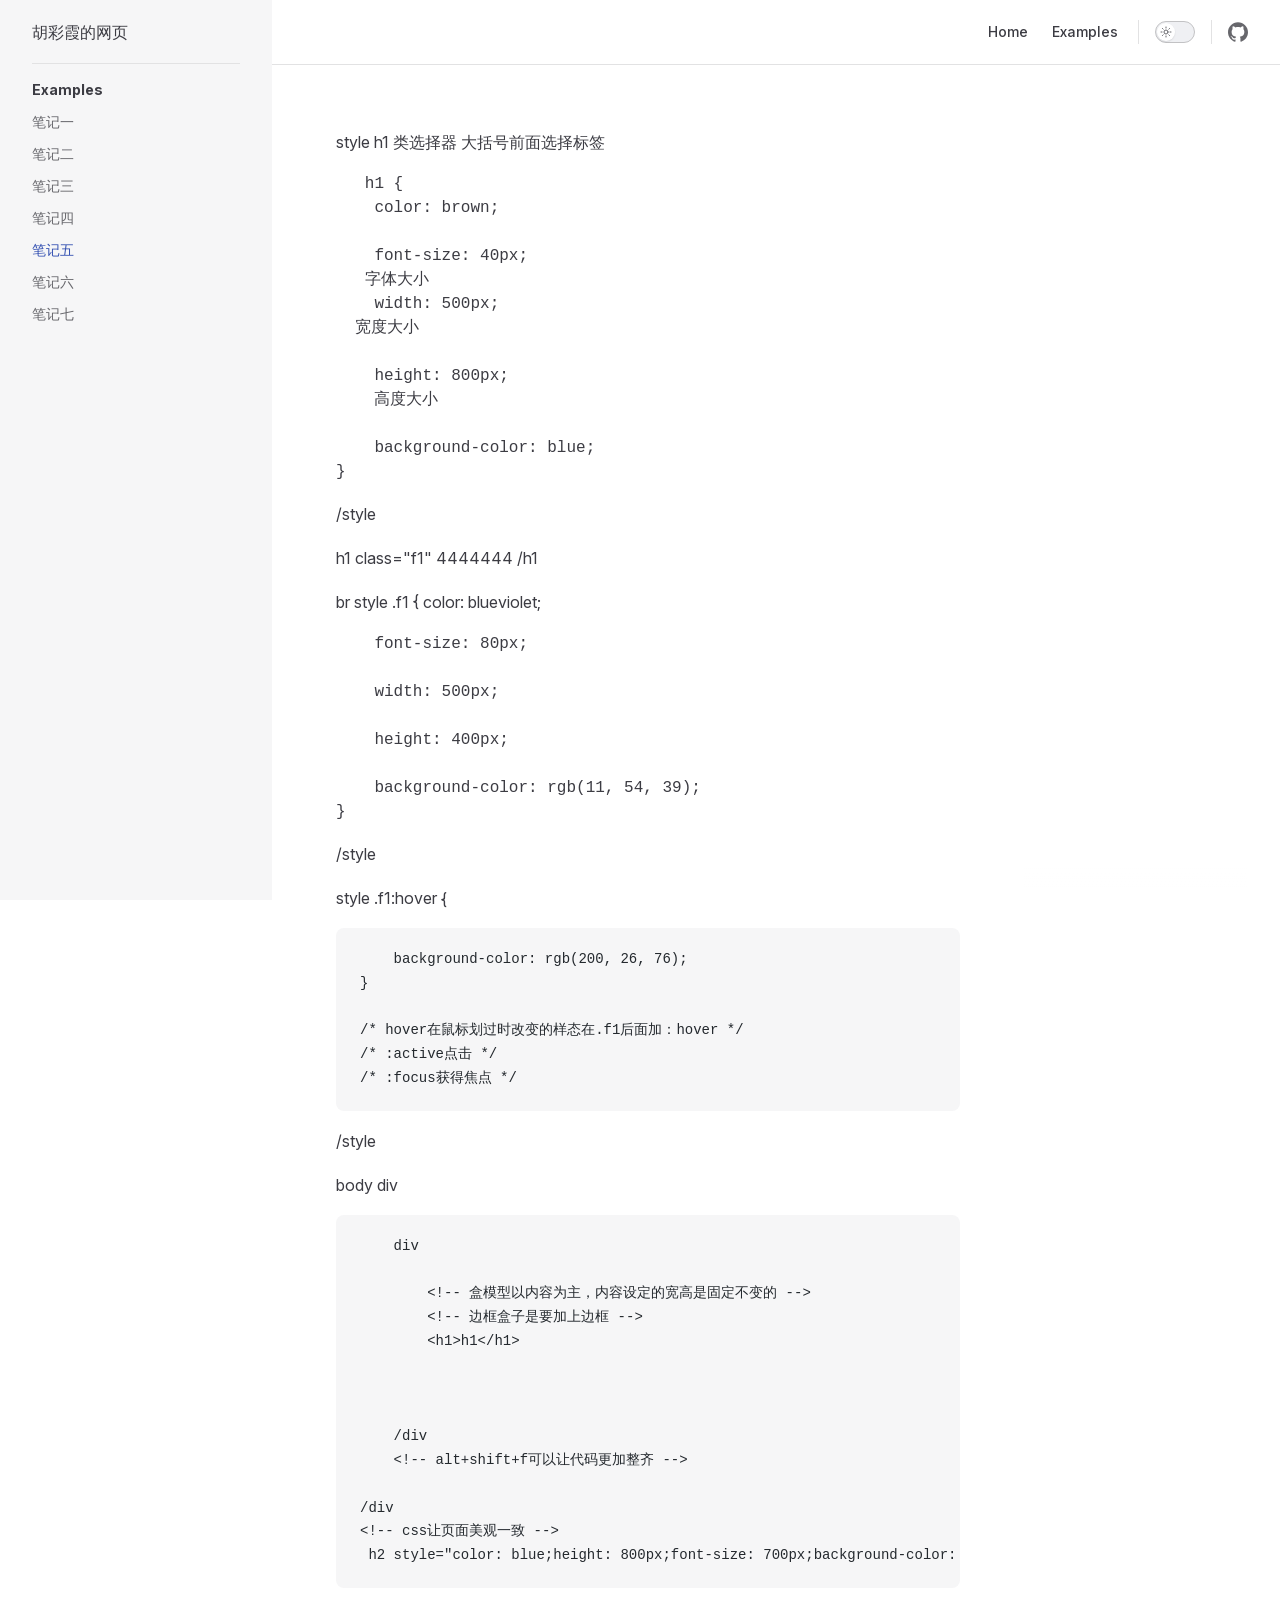
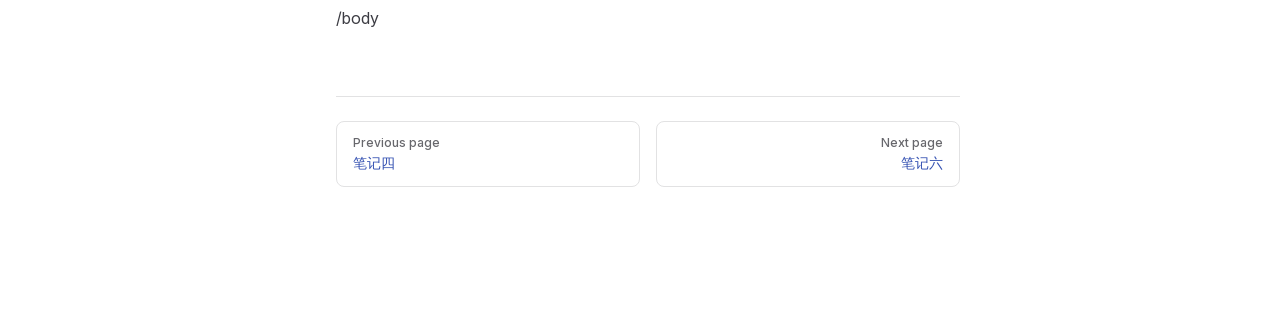
<file: git/note5.html>
<!DOCTYPE html>
<html lang="en-US" dir="ltr">
  <head>
    <meta charset="utf-8">
    <meta name="viewport" content="width=device-width,initial-scale=1">
    <title>胡彩霞的网页</title>
    <meta name="description" content="A VitePress Site">
    <meta name="generator" content="VitePress v2.0.0-alpha.15">
    <link rel="preload stylesheet" href="/assets/style.tE5om2fv.css" as="style">
    <link rel="preload stylesheet" href="/vp-icons.css" as="style">
    
    <script type="module" src="/assets/app.DkbJkbWd.js"></script>
    <link rel="preload" href="/assets/inter-roman-latin.Di8DUHzh.woff2" as="font" type="font/woff2" crossorigin="">
    <link rel="modulepreload" href="/assets/chunks/theme.-PLWBRT_.js">
    <link rel="modulepreload" href="/assets/chunks/framework.B8DMMYNI.js">
    <link rel="modulepreload" href="/assets/git_note5.md.CiCuTSr9.lean.js">
    <script id="check-dark-mode">(()=>{const e=localStorage.getItem("vitepress-theme-appearance")||"auto",a=window.matchMedia("(prefers-color-scheme: dark)").matches;(!e||e==="auto"?a:e==="dark")&&document.documentElement.classList.add("dark")})();</script>
    <script id="check-mac-os">document.documentElement.classList.toggle("mac",/Mac|iPhone|iPod|iPad/i.test(navigator.platform));</script>
  </head>
  <body>
    <div id="app"><div class="Layout" data-v-1df9f90f><!--[--><!--]--><!--[--><span tabindex="-1" data-v-331ec75c></span><a href="#VPContent" class="VPSkipLink visually-hidden" data-v-331ec75c>Skip to content</a><!--]--><!----><header class="VPNav" data-v-1df9f90f data-v-da52a441><div class="VPNavBar" data-v-da52a441 data-v-70946a35><div class="wrapper" data-v-70946a35><div class="container" data-v-70946a35><div class="title" data-v-70946a35><div class="VPNavBarTitle has-sidebar" data-v-70946a35 data-v-1e38c6bc><a class="title" href="/" data-v-1e38c6bc><!--[--><!--]--><!----><span data-v-1e38c6bc>胡彩霞的网页</span><!--[--><!--]--></a></div></div><div class="content" data-v-70946a35><div class="content-body" data-v-70946a35><!--[--><!--]--><div class="VPNavBarSearch search" data-v-70946a35><!----></div><nav aria-labelledby="main-nav-aria-label" class="VPNavBarMenu menu" data-v-70946a35 data-v-39714824><span id="main-nav-aria-label" class="visually-hidden" data-v-39714824> Main Navigation </span><!--[--><!--[--><a class="VPLink link VPNavBarMenuLink" href="/" tabindex="0" data-v-39714824 data-v-52a1d768><!--[--><span data-v-52a1d768>Home</span><!--]--></a><!--]--><!--[--><a class="VPLink link VPNavBarMenuLink" href="/git/note1.html" tabindex="0" data-v-39714824 data-v-52a1d768><!--[--><span data-v-52a1d768>Examples</span><!--]--></a><!--]--><!--]--></nav><!----><div class="VPNavBarAppearance appearance" data-v-70946a35 data-v-6c893767><button class="VPSwitch VPSwitchAppearance" type="button" role="switch" title aria-checked="false" data-v-6c893767 data-v-5337faa4 data-v-1d5665e3><span class="check" data-v-1d5665e3><span class="icon" data-v-1d5665e3><!--[--><span class="vpi-sun sun" data-v-5337faa4></span><span class="vpi-moon moon" data-v-5337faa4></span><!--]--></span></span></button></div><div class="VPSocialLinks VPNavBarSocialLinks social-links" data-v-70946a35 data-v-0394ad82 data-v-d07f11e6><!--[--><a class="VPSocialLink no-icon" href="https://github.com/vuejs/vitepress" aria-label="github" target="_blank" rel="me noopener" data-v-d07f11e6 data-v-591a6b30><span class="vpi-social-github"></span></a><!--]--></div><div class="VPFlyout VPNavBarExtra extra" data-v-70946a35 data-v-bf2fac68 data-v-42cb505d><button type="button" class="button" aria-haspopup="true" aria-expanded="false" aria-label="extra navigation" data-v-42cb505d><span class="vpi-more-horizontal icon" data-v-42cb505d></span></button><div class="menu" data-v-42cb505d><div class="VPMenu" data-v-42cb505d data-v-25a6cce8><!----><!--[--><!--[--><!----><div class="group" data-v-bf2fac68><div class="item appearance" data-v-bf2fac68><p class="label" data-v-bf2fac68>Appearance</p><div class="appearance-action" data-v-bf2fac68><button class="VPSwitch VPSwitchAppearance" type="button" role="switch" title aria-checked="false" data-v-bf2fac68 data-v-5337faa4 data-v-1d5665e3><span class="check" data-v-1d5665e3><span class="icon" data-v-1d5665e3><!--[--><span class="vpi-sun sun" data-v-5337faa4></span><span class="vpi-moon moon" data-v-5337faa4></span><!--]--></span></span></button></div></div></div><div class="group" data-v-bf2fac68><div class="item social-links" data-v-bf2fac68><div class="VPSocialLinks social-links-list" data-v-bf2fac68 data-v-d07f11e6><!--[--><a class="VPSocialLink no-icon" href="https://github.com/vuejs/vitepress" aria-label="github" target="_blank" rel="me noopener" data-v-d07f11e6 data-v-591a6b30><span class="vpi-social-github"></span></a><!--]--></div></div></div><!--]--><!--]--></div></div></div><!--[--><!--]--><button type="button" class="VPNavBarHamburger hamburger" aria-label="mobile navigation" aria-expanded="false" aria-controls="VPNavScreen" data-v-70946a35 data-v-e5dd9c1c><span class="container" data-v-e5dd9c1c><span class="top" data-v-e5dd9c1c></span><span class="middle" data-v-e5dd9c1c></span><span class="bottom" data-v-e5dd9c1c></span></span></button></div></div></div></div><div class="divider" data-v-70946a35><div class="divider-line" data-v-70946a35></div></div></div><!----></header><div class="VPLocalNav has-sidebar empty" data-v-1df9f90f data-v-db738f89><div class="container" data-v-db738f89><button class="menu" aria-expanded="false" aria-controls="VPSidebarNav" data-v-db738f89><span class="vpi-align-left menu-icon" data-v-db738f89></span><span class="menu-text" data-v-db738f89>Menu</span></button><div class="VPLocalNavOutlineDropdown" style="--vp-vh:0px;" data-v-db738f89 data-v-0bf0e06f><button data-v-0bf0e06f>Return to top</button><!----></div></div></div><aside class="VPSidebar" data-v-1df9f90f data-v-af661f50><div class="curtain" data-v-af661f50></div><nav class="nav" id="VPSidebarNav" aria-labelledby="sidebar-aria-label" tabindex="-1" data-v-af661f50><span class="visually-hidden" id="sidebar-aria-label" data-v-af661f50> Sidebar Navigation </span><!--[--><!--]--><!--[--><div class="no-transition group" data-v-8d50c081><section class="VPSidebarItem level-0 has-active" data-v-8d50c081 data-v-d81de50c><div class="item" role="button" tabindex="0" data-v-d81de50c><div class="indicator" data-v-d81de50c></div><h2 class="text" data-v-d81de50c>Examples</h2><!----></div><div class="items" data-v-d81de50c><!--[--><div class="VPSidebarItem level-1 is-link" data-v-d81de50c data-v-d81de50c><div class="item" data-v-d81de50c><div class="indicator" data-v-d81de50c></div><a class="VPLink link link" href="/git/note1.html" data-v-d81de50c><!--[--><p class="text" data-v-d81de50c>笔记一</p><!--]--></a><!----></div><!----></div><div class="VPSidebarItem level-1 is-link" data-v-d81de50c data-v-d81de50c><div class="item" data-v-d81de50c><div class="indicator" data-v-d81de50c></div><a class="VPLink link link" href="/git/note2.html" data-v-d81de50c><!--[--><p class="text" data-v-d81de50c>笔记二</p><!--]--></a><!----></div><!----></div><div class="VPSidebarItem level-1 is-link" data-v-d81de50c data-v-d81de50c><div class="item" data-v-d81de50c><div class="indicator" data-v-d81de50c></div><a class="VPLink link link" href="/git/note3.html" data-v-d81de50c><!--[--><p class="text" data-v-d81de50c>笔记三</p><!--]--></a><!----></div><!----></div><div class="VPSidebarItem level-1 is-link" data-v-d81de50c data-v-d81de50c><div class="item" data-v-d81de50c><div class="indicator" data-v-d81de50c></div><a class="VPLink link link" href="/git/note4.html" data-v-d81de50c><!--[--><p class="text" data-v-d81de50c>笔记四</p><!--]--></a><!----></div><!----></div><div class="VPSidebarItem level-1 is-link" data-v-d81de50c data-v-d81de50c><div class="item" data-v-d81de50c><div class="indicator" data-v-d81de50c></div><a class="VPLink link link" href="/git/note5.html" data-v-d81de50c><!--[--><p class="text" data-v-d81de50c>笔记五</p><!--]--></a><!----></div><!----></div><div class="VPSidebarItem level-1 is-link" data-v-d81de50c data-v-d81de50c><div class="item" data-v-d81de50c><div class="indicator" data-v-d81de50c></div><a class="VPLink link link" href="/git/note6.html" data-v-d81de50c><!--[--><p class="text" data-v-d81de50c>笔记六</p><!--]--></a><!----></div><!----></div><div class="VPSidebarItem level-1 is-link" data-v-d81de50c data-v-d81de50c><div class="item" data-v-d81de50c><div class="indicator" data-v-d81de50c></div><a class="VPLink link link" href="/git/note7.html" data-v-d81de50c><!--[--><p class="text" data-v-d81de50c>笔记七</p><!--]--></a><!----></div><!----></div><!--]--></div></section></div><!--]--><!--[--><!--]--></nav></aside><div class="VPContent has-sidebar" id="VPContent" data-v-1df9f90f data-v-c87f25bf><div class="VPDoc has-sidebar has-aside" data-v-c87f25bf data-v-7011f0d8><!--[--><!--]--><div class="container" data-v-7011f0d8><div class="aside" data-v-7011f0d8><div class="aside-curtain" data-v-7011f0d8></div><div class="aside-container" data-v-7011f0d8><div class="aside-content" data-v-7011f0d8><div class="VPDocAside" data-v-7011f0d8 data-v-3f215769><!--[--><!--]--><!--[--><!--]--><nav aria-labelledby="doc-outline-aria-label" class="VPDocAsideOutline" data-v-3f215769 data-v-60d5052e><div class="content" data-v-60d5052e><div class="outline-marker" data-v-60d5052e></div><div aria-level="2" class="outline-title" id="doc-outline-aria-label" role="heading" data-v-60d5052e>On this page</div><ul class="VPDocOutlineItem root" data-v-60d5052e data-v-1ce71065><!--[--><!--]--></ul></div></nav><!--[--><!--]--><div class="spacer" data-v-3f215769></div><!--[--><!--]--><!----><!--[--><!--]--><!--[--><!--]--></div></div></div></div><div class="content" data-v-7011f0d8><div class="content-container" data-v-7011f0d8><!--[--><!--]--><main class="main" data-v-7011f0d8><div style="position:relative;" class="vp-doc _git_note5" data-v-7011f0d8><div><p>style h1 类选择器 大括号前面选择标签</p><pre><code>   h1 {
    color: brown;

    font-size: 40px;
   字体大小 
    width: 500px;
  宽度大小  

    height: 800px;
    高度大小 

    background-color: blue;
}
</code></pre><p>/style</p><p>h1 class=&quot;f1&quot; 4444444 /h1</p><p>br style .f1 { color: blueviolet;</p><pre><code>    font-size: 80px;

    width: 500px;

    height: 400px;

    background-color: rgb(11, 54, 39);
}
</code></pre><p>/style</p><p>style .f1:hover {</p><div class="language-"><button title="Copy Code" class="copy"></button><span class="lang"></span><pre class="shiki shiki-themes github-light github-dark" style="--shiki-light:#24292e;--shiki-dark:#e1e4e8;--shiki-light-bg:#fff;--shiki-dark-bg:#24292e;" tabindex="0" dir="ltr"><code><span class="line"><span>    background-color: rgb(200, 26, 76);</span></span>
<span class="line"><span>}</span></span>
<span class="line"><span></span></span>
<span class="line"><span>/* hover在鼠标划过时改变的样态在.f1后面加：hover */</span></span>
<span class="line"><span>/* :active点击 */</span></span>
<span class="line"><span>/* :focus获得焦点 */</span></span></code></pre></div><p>/style</p><p>body div</p><div class="language-"><button title="Copy Code" class="copy"></button><span class="lang"></span><pre class="shiki shiki-themes github-light github-dark" style="--shiki-light:#24292e;--shiki-dark:#e1e4e8;--shiki-light-bg:#fff;--shiki-dark-bg:#24292e;" tabindex="0" dir="ltr"><code><span class="line"><span>    div</span></span>
<span class="line"><span></span></span>
<span class="line"><span>        &lt;!-- 盒模型以内容为主，内容设定的宽高是固定不变的 --&gt;</span></span>
<span class="line"><span>        &lt;!-- 边框盒子是要加上边框 --&gt;</span></span>
<span class="line"><span>        &lt;h1&gt;h1&lt;/h1&gt;</span></span>
<span class="line"><span></span></span>
<span class="line"><span></span></span>
<span class="line"><span></span></span>
<span class="line"><span>    /div</span></span>
<span class="line"><span>    &lt;!-- alt+shift+f可以让代码更加整齐 --&gt;</span></span>
<span class="line"><span></span></span>
<span class="line"><span>/div</span></span>
<span class="line"><span>&lt;!-- css让页面美观一致 --&gt;</span></span>
<span class="line"><span> h2 style=&quot;color: blue;height: 800px;font-size: 700px;background-color: chocolate;&quot;&gt;h2&lt;/h2&gt;</span></span></code></pre></div><p>/body</p></div></div></main><footer class="VPDocFooter" data-v-7011f0d8 data-v-e257564d><!--[--><!--]--><!----><nav class="prev-next" aria-labelledby="doc-footer-aria-label" data-v-e257564d><span class="visually-hidden" id="doc-footer-aria-label" data-v-e257564d>Pager</span><div class="pager" data-v-e257564d><a class="VPLink link pager-link prev" href="/git/note4.html" data-v-e257564d><!--[--><span class="desc" data-v-e257564d>Previous page</span><span class="title" data-v-e257564d>笔记四</span><!--]--></a></div><div class="pager" data-v-e257564d><a class="VPLink link pager-link next" href="/git/note6.html" data-v-e257564d><!--[--><span class="desc" data-v-e257564d>Next page</span><span class="title" data-v-e257564d>笔记六</span><!--]--></a></div></nav></footer><!--[--><!--]--></div></div></div><!--[--><!--]--></div></div><!----><!--[--><!--]--></div></div>
    <script>window.__VP_HASH_MAP__=JSON.parse("{\"api-examples.md\":\"01-WrTK2\",\"git_note1.md\":\"anYqhx6D\",\"git_note2.md\":\"BTXrP4EF\",\"git_note3.md\":\"DhAqrg-w\",\"git_note4.md\":\"DJQtse--\",\"git_note5.md\":\"CiCuTSr9\",\"git_note6.md\":\"BkOiJZXx\",\"git_note7.md\":\"Cs3NaDq_\",\"index.md\":\"CuyCPKlv\",\"markdown-examples.md\":\"Cr-EjMUX\"}");window.__VP_SITE_DATA__=JSON.parse("{\"lang\":\"en-US\",\"dir\":\"ltr\",\"title\":\"胡彩霞的网页\",\"description\":\"A VitePress Site\",\"base\":\"/\",\"head\":[],\"router\":{\"prefetchLinks\":true},\"appearance\":true,\"themeConfig\":{\"nav\":[{\"text\":\"Home\",\"link\":\"/\"},{\"text\":\"Examples\",\"link\":\"/git/note1\"}],\"sidebar\":[{\"text\":\"Examples\",\"items\":[{\"text\":\"笔记一\",\"link\":\"/git/note1\"},{\"text\":\"笔记二\",\"link\":\"/git/note2\"},{\"text\":\"笔记三\",\"link\":\"/git/note3\"},{\"text\":\"笔记四\",\"link\":\"/git/note4\"},{\"text\":\"笔记五\",\"link\":\"/git/note5\"},{\"text\":\"笔记六\",\"link\":\"/git/note6\"},{\"text\":\"笔记七\",\"link\":\"/git/note7\"}]}],\"socialLinks\":[{\"icon\":\"github\",\"link\":\"https://github.com/vuejs/vitepress\"}]},\"locales\":{},\"scrollOffset\":134,\"cleanUrls\":false,\"additionalConfig\":{}}");</script>
    
  </body>
</html>
</file>
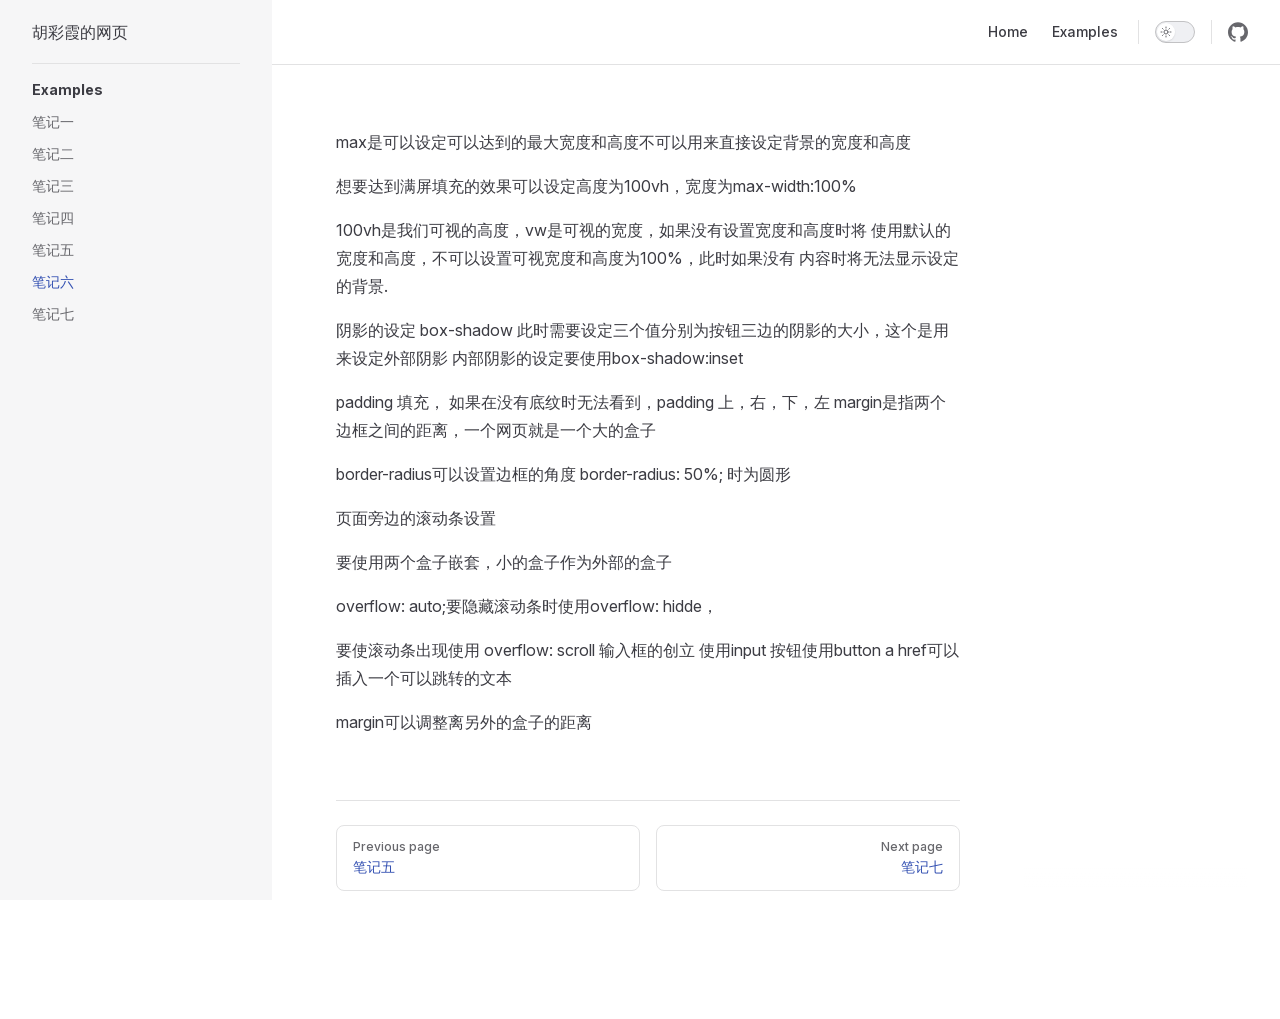
<file: git/note6.html>
<!DOCTYPE html>
<html lang="en-US" dir="ltr">
  <head>
    <meta charset="utf-8">
    <meta name="viewport" content="width=device-width,initial-scale=1">
    <title>胡彩霞的网页</title>
    <meta name="description" content="A VitePress Site">
    <meta name="generator" content="VitePress v2.0.0-alpha.15">
    <link rel="preload stylesheet" href="/assets/style.tE5om2fv.css" as="style">
    <link rel="preload stylesheet" href="/vp-icons.css" as="style">
    
    <script type="module" src="/assets/app.DkbJkbWd.js"></script>
    <link rel="preload" href="/assets/inter-roman-latin.Di8DUHzh.woff2" as="font" type="font/woff2" crossorigin="">
    <link rel="modulepreload" href="/assets/chunks/theme.-PLWBRT_.js">
    <link rel="modulepreload" href="/assets/chunks/framework.B8DMMYNI.js">
    <link rel="modulepreload" href="/assets/git_note6.md.BkOiJZXx.lean.js">
    <script id="check-dark-mode">(()=>{const e=localStorage.getItem("vitepress-theme-appearance")||"auto",a=window.matchMedia("(prefers-color-scheme: dark)").matches;(!e||e==="auto"?a:e==="dark")&&document.documentElement.classList.add("dark")})();</script>
    <script id="check-mac-os">document.documentElement.classList.toggle("mac",/Mac|iPhone|iPod|iPad/i.test(navigator.platform));</script>
  </head>
  <body>
    <div id="app"><div class="Layout" data-v-1df9f90f><!--[--><!--]--><!--[--><span tabindex="-1" data-v-331ec75c></span><a href="#VPContent" class="VPSkipLink visually-hidden" data-v-331ec75c>Skip to content</a><!--]--><!----><header class="VPNav" data-v-1df9f90f data-v-da52a441><div class="VPNavBar" data-v-da52a441 data-v-70946a35><div class="wrapper" data-v-70946a35><div class="container" data-v-70946a35><div class="title" data-v-70946a35><div class="VPNavBarTitle has-sidebar" data-v-70946a35 data-v-1e38c6bc><a class="title" href="/" data-v-1e38c6bc><!--[--><!--]--><!----><span data-v-1e38c6bc>胡彩霞的网页</span><!--[--><!--]--></a></div></div><div class="content" data-v-70946a35><div class="content-body" data-v-70946a35><!--[--><!--]--><div class="VPNavBarSearch search" data-v-70946a35><!----></div><nav aria-labelledby="main-nav-aria-label" class="VPNavBarMenu menu" data-v-70946a35 data-v-39714824><span id="main-nav-aria-label" class="visually-hidden" data-v-39714824> Main Navigation </span><!--[--><!--[--><a class="VPLink link VPNavBarMenuLink" href="/" tabindex="0" data-v-39714824 data-v-52a1d768><!--[--><span data-v-52a1d768>Home</span><!--]--></a><!--]--><!--[--><a class="VPLink link VPNavBarMenuLink" href="/git/note1.html" tabindex="0" data-v-39714824 data-v-52a1d768><!--[--><span data-v-52a1d768>Examples</span><!--]--></a><!--]--><!--]--></nav><!----><div class="VPNavBarAppearance appearance" data-v-70946a35 data-v-6c893767><button class="VPSwitch VPSwitchAppearance" type="button" role="switch" title aria-checked="false" data-v-6c893767 data-v-5337faa4 data-v-1d5665e3><span class="check" data-v-1d5665e3><span class="icon" data-v-1d5665e3><!--[--><span class="vpi-sun sun" data-v-5337faa4></span><span class="vpi-moon moon" data-v-5337faa4></span><!--]--></span></span></button></div><div class="VPSocialLinks VPNavBarSocialLinks social-links" data-v-70946a35 data-v-0394ad82 data-v-d07f11e6><!--[--><a class="VPSocialLink no-icon" href="https://github.com/vuejs/vitepress" aria-label="github" target="_blank" rel="me noopener" data-v-d07f11e6 data-v-591a6b30><span class="vpi-social-github"></span></a><!--]--></div><div class="VPFlyout VPNavBarExtra extra" data-v-70946a35 data-v-bf2fac68 data-v-42cb505d><button type="button" class="button" aria-haspopup="true" aria-expanded="false" aria-label="extra navigation" data-v-42cb505d><span class="vpi-more-horizontal icon" data-v-42cb505d></span></button><div class="menu" data-v-42cb505d><div class="VPMenu" data-v-42cb505d data-v-25a6cce8><!----><!--[--><!--[--><!----><div class="group" data-v-bf2fac68><div class="item appearance" data-v-bf2fac68><p class="label" data-v-bf2fac68>Appearance</p><div class="appearance-action" data-v-bf2fac68><button class="VPSwitch VPSwitchAppearance" type="button" role="switch" title aria-checked="false" data-v-bf2fac68 data-v-5337faa4 data-v-1d5665e3><span class="check" data-v-1d5665e3><span class="icon" data-v-1d5665e3><!--[--><span class="vpi-sun sun" data-v-5337faa4></span><span class="vpi-moon moon" data-v-5337faa4></span><!--]--></span></span></button></div></div></div><div class="group" data-v-bf2fac68><div class="item social-links" data-v-bf2fac68><div class="VPSocialLinks social-links-list" data-v-bf2fac68 data-v-d07f11e6><!--[--><a class="VPSocialLink no-icon" href="https://github.com/vuejs/vitepress" aria-label="github" target="_blank" rel="me noopener" data-v-d07f11e6 data-v-591a6b30><span class="vpi-social-github"></span></a><!--]--></div></div></div><!--]--><!--]--></div></div></div><!--[--><!--]--><button type="button" class="VPNavBarHamburger hamburger" aria-label="mobile navigation" aria-expanded="false" aria-controls="VPNavScreen" data-v-70946a35 data-v-e5dd9c1c><span class="container" data-v-e5dd9c1c><span class="top" data-v-e5dd9c1c></span><span class="middle" data-v-e5dd9c1c></span><span class="bottom" data-v-e5dd9c1c></span></span></button></div></div></div></div><div class="divider" data-v-70946a35><div class="divider-line" data-v-70946a35></div></div></div><!----></header><div class="VPLocalNav has-sidebar empty" data-v-1df9f90f data-v-db738f89><div class="container" data-v-db738f89><button class="menu" aria-expanded="false" aria-controls="VPSidebarNav" data-v-db738f89><span class="vpi-align-left menu-icon" data-v-db738f89></span><span class="menu-text" data-v-db738f89>Menu</span></button><div class="VPLocalNavOutlineDropdown" style="--vp-vh:0px;" data-v-db738f89 data-v-0bf0e06f><button data-v-0bf0e06f>Return to top</button><!----></div></div></div><aside class="VPSidebar" data-v-1df9f90f data-v-af661f50><div class="curtain" data-v-af661f50></div><nav class="nav" id="VPSidebarNav" aria-labelledby="sidebar-aria-label" tabindex="-1" data-v-af661f50><span class="visually-hidden" id="sidebar-aria-label" data-v-af661f50> Sidebar Navigation </span><!--[--><!--]--><!--[--><div class="no-transition group" data-v-8d50c081><section class="VPSidebarItem level-0 has-active" data-v-8d50c081 data-v-d81de50c><div class="item" role="button" tabindex="0" data-v-d81de50c><div class="indicator" data-v-d81de50c></div><h2 class="text" data-v-d81de50c>Examples</h2><!----></div><div class="items" data-v-d81de50c><!--[--><div class="VPSidebarItem level-1 is-link" data-v-d81de50c data-v-d81de50c><div class="item" data-v-d81de50c><div class="indicator" data-v-d81de50c></div><a class="VPLink link link" href="/git/note1.html" data-v-d81de50c><!--[--><p class="text" data-v-d81de50c>笔记一</p><!--]--></a><!----></div><!----></div><div class="VPSidebarItem level-1 is-link" data-v-d81de50c data-v-d81de50c><div class="item" data-v-d81de50c><div class="indicator" data-v-d81de50c></div><a class="VPLink link link" href="/git/note2.html" data-v-d81de50c><!--[--><p class="text" data-v-d81de50c>笔记二</p><!--]--></a><!----></div><!----></div><div class="VPSidebarItem level-1 is-link" data-v-d81de50c data-v-d81de50c><div class="item" data-v-d81de50c><div class="indicator" data-v-d81de50c></div><a class="VPLink link link" href="/git/note3.html" data-v-d81de50c><!--[--><p class="text" data-v-d81de50c>笔记三</p><!--]--></a><!----></div><!----></div><div class="VPSidebarItem level-1 is-link" data-v-d81de50c data-v-d81de50c><div class="item" data-v-d81de50c><div class="indicator" data-v-d81de50c></div><a class="VPLink link link" href="/git/note4.html" data-v-d81de50c><!--[--><p class="text" data-v-d81de50c>笔记四</p><!--]--></a><!----></div><!----></div><div class="VPSidebarItem level-1 is-link" data-v-d81de50c data-v-d81de50c><div class="item" data-v-d81de50c><div class="indicator" data-v-d81de50c></div><a class="VPLink link link" href="/git/note5.html" data-v-d81de50c><!--[--><p class="text" data-v-d81de50c>笔记五</p><!--]--></a><!----></div><!----></div><div class="VPSidebarItem level-1 is-link" data-v-d81de50c data-v-d81de50c><div class="item" data-v-d81de50c><div class="indicator" data-v-d81de50c></div><a class="VPLink link link" href="/git/note6.html" data-v-d81de50c><!--[--><p class="text" data-v-d81de50c>笔记六</p><!--]--></a><!----></div><!----></div><div class="VPSidebarItem level-1 is-link" data-v-d81de50c data-v-d81de50c><div class="item" data-v-d81de50c><div class="indicator" data-v-d81de50c></div><a class="VPLink link link" href="/git/note7.html" data-v-d81de50c><!--[--><p class="text" data-v-d81de50c>笔记七</p><!--]--></a><!----></div><!----></div><!--]--></div></section></div><!--]--><!--[--><!--]--></nav></aside><div class="VPContent has-sidebar" id="VPContent" data-v-1df9f90f data-v-c87f25bf><div class="VPDoc has-sidebar has-aside" data-v-c87f25bf data-v-7011f0d8><!--[--><!--]--><div class="container" data-v-7011f0d8><div class="aside" data-v-7011f0d8><div class="aside-curtain" data-v-7011f0d8></div><div class="aside-container" data-v-7011f0d8><div class="aside-content" data-v-7011f0d8><div class="VPDocAside" data-v-7011f0d8 data-v-3f215769><!--[--><!--]--><!--[--><!--]--><nav aria-labelledby="doc-outline-aria-label" class="VPDocAsideOutline" data-v-3f215769 data-v-60d5052e><div class="content" data-v-60d5052e><div class="outline-marker" data-v-60d5052e></div><div aria-level="2" class="outline-title" id="doc-outline-aria-label" role="heading" data-v-60d5052e>On this page</div><ul class="VPDocOutlineItem root" data-v-60d5052e data-v-1ce71065><!--[--><!--]--></ul></div></nav><!--[--><!--]--><div class="spacer" data-v-3f215769></div><!--[--><!--]--><!----><!--[--><!--]--><!--[--><!--]--></div></div></div></div><div class="content" data-v-7011f0d8><div class="content-container" data-v-7011f0d8><!--[--><!--]--><main class="main" data-v-7011f0d8><div style="position:relative;" class="vp-doc _git_note6" data-v-7011f0d8><div><p>max是可以设定可以达到的最大宽度和高度不可以用来直接设定背景的宽度和高度</p><p>想要达到满屏填充的效果可以设定高度为100vh，宽度为max-width:100%</p><p>100vh是我们可视的高度，vw是可视的宽度，如果没有设置宽度和高度时将 使用默认的宽度和高度，不可以设置可视宽度和高度为100%，此时如果没有 内容时将无法显示设定的背景.</p><p>阴影的设定 box-shadow 此时需要设定三个值分别为按钮三边的阴影的大小，这个是用来设定外部阴影 内部阴影的设定要使用box-shadow:inset</p><p>padding 填充， 如果在没有底纹时无法看到，padding 上，右，下，左 margin是指两个边框之间的距离，一个网页就是一个大的盒子</p><p>border-radius可以设置边框的角度 border-radius: 50%; 时为圆形</p><p>页面旁边的滚动条设置</p><p>要使用两个盒子嵌套，小的盒子作为外部的盒子</p><p>overflow: auto;要隐藏滚动条时使用overflow: hidde，</p><p>要使滚动条出现使用 overflow: scroll 输入框的创立 使用input 按钮使用button a href可以插入一个可以跳转的文本</p><p>margin可以调整离另外的盒子的距离</p></div></div></main><footer class="VPDocFooter" data-v-7011f0d8 data-v-e257564d><!--[--><!--]--><!----><nav class="prev-next" aria-labelledby="doc-footer-aria-label" data-v-e257564d><span class="visually-hidden" id="doc-footer-aria-label" data-v-e257564d>Pager</span><div class="pager" data-v-e257564d><a class="VPLink link pager-link prev" href="/git/note5.html" data-v-e257564d><!--[--><span class="desc" data-v-e257564d>Previous page</span><span class="title" data-v-e257564d>笔记五</span><!--]--></a></div><div class="pager" data-v-e257564d><a class="VPLink link pager-link next" href="/git/note7.html" data-v-e257564d><!--[--><span class="desc" data-v-e257564d>Next page</span><span class="title" data-v-e257564d>笔记七</span><!--]--></a></div></nav></footer><!--[--><!--]--></div></div></div><!--[--><!--]--></div></div><!----><!--[--><!--]--></div></div>
    <script>window.__VP_HASH_MAP__=JSON.parse("{\"api-examples.md\":\"01-WrTK2\",\"git_note1.md\":\"anYqhx6D\",\"git_note2.md\":\"BTXrP4EF\",\"git_note3.md\":\"DhAqrg-w\",\"git_note4.md\":\"DJQtse--\",\"git_note5.md\":\"CiCuTSr9\",\"git_note6.md\":\"BkOiJZXx\",\"git_note7.md\":\"Cs3NaDq_\",\"index.md\":\"CuyCPKlv\",\"markdown-examples.md\":\"Cr-EjMUX\"}");window.__VP_SITE_DATA__=JSON.parse("{\"lang\":\"en-US\",\"dir\":\"ltr\",\"title\":\"胡彩霞的网页\",\"description\":\"A VitePress Site\",\"base\":\"/\",\"head\":[],\"router\":{\"prefetchLinks\":true},\"appearance\":true,\"themeConfig\":{\"nav\":[{\"text\":\"Home\",\"link\":\"/\"},{\"text\":\"Examples\",\"link\":\"/git/note1\"}],\"sidebar\":[{\"text\":\"Examples\",\"items\":[{\"text\":\"笔记一\",\"link\":\"/git/note1\"},{\"text\":\"笔记二\",\"link\":\"/git/note2\"},{\"text\":\"笔记三\",\"link\":\"/git/note3\"},{\"text\":\"笔记四\",\"link\":\"/git/note4\"},{\"text\":\"笔记五\",\"link\":\"/git/note5\"},{\"text\":\"笔记六\",\"link\":\"/git/note6\"},{\"text\":\"笔记七\",\"link\":\"/git/note7\"}]}],\"socialLinks\":[{\"icon\":\"github\",\"link\":\"https://github.com/vuejs/vitepress\"}]},\"locales\":{},\"scrollOffset\":134,\"cleanUrls\":false,\"additionalConfig\":{}}");</script>
    
  </body>
</html>
</file>
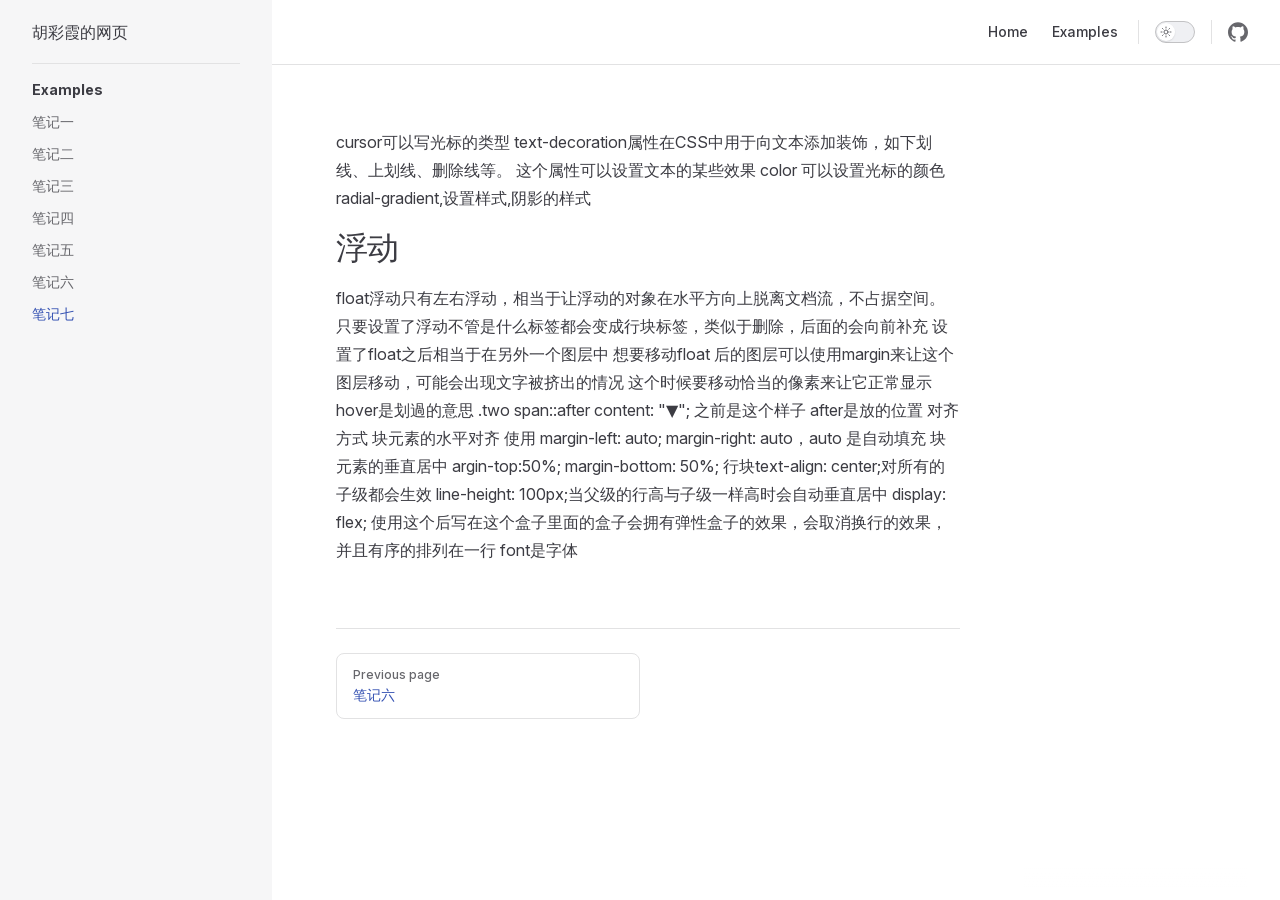
<file: git/note7.html>
<!DOCTYPE html>
<html lang="en-US" dir="ltr">
  <head>
    <meta charset="utf-8">
    <meta name="viewport" content="width=device-width,initial-scale=1">
    <title>浮动 | 胡彩霞的网页</title>
    <meta name="description" content="A VitePress Site">
    <meta name="generator" content="VitePress v2.0.0-alpha.15">
    <link rel="preload stylesheet" href="/assets/style.tE5om2fv.css" as="style">
    <link rel="preload stylesheet" href="/vp-icons.css" as="style">
    
    <script type="module" src="/assets/app.DkbJkbWd.js"></script>
    <link rel="preload" href="/assets/inter-roman-latin.Di8DUHzh.woff2" as="font" type="font/woff2" crossorigin="">
    <link rel="modulepreload" href="/assets/chunks/theme.-PLWBRT_.js">
    <link rel="modulepreload" href="/assets/chunks/framework.B8DMMYNI.js">
    <link rel="modulepreload" href="/assets/git_note7.md.Cs3NaDq_.lean.js">
    <script id="check-dark-mode">(()=>{const e=localStorage.getItem("vitepress-theme-appearance")||"auto",a=window.matchMedia("(prefers-color-scheme: dark)").matches;(!e||e==="auto"?a:e==="dark")&&document.documentElement.classList.add("dark")})();</script>
    <script id="check-mac-os">document.documentElement.classList.toggle("mac",/Mac|iPhone|iPod|iPad/i.test(navigator.platform));</script>
  </head>
  <body>
    <div id="app"><div class="Layout" data-v-1df9f90f><!--[--><!--]--><!--[--><span tabindex="-1" data-v-331ec75c></span><a href="#VPContent" class="VPSkipLink visually-hidden" data-v-331ec75c>Skip to content</a><!--]--><!----><header class="VPNav" data-v-1df9f90f data-v-da52a441><div class="VPNavBar" data-v-da52a441 data-v-70946a35><div class="wrapper" data-v-70946a35><div class="container" data-v-70946a35><div class="title" data-v-70946a35><div class="VPNavBarTitle has-sidebar" data-v-70946a35 data-v-1e38c6bc><a class="title" href="/" data-v-1e38c6bc><!--[--><!--]--><!----><span data-v-1e38c6bc>胡彩霞的网页</span><!--[--><!--]--></a></div></div><div class="content" data-v-70946a35><div class="content-body" data-v-70946a35><!--[--><!--]--><div class="VPNavBarSearch search" data-v-70946a35><!----></div><nav aria-labelledby="main-nav-aria-label" class="VPNavBarMenu menu" data-v-70946a35 data-v-39714824><span id="main-nav-aria-label" class="visually-hidden" data-v-39714824> Main Navigation </span><!--[--><!--[--><a class="VPLink link VPNavBarMenuLink" href="/" tabindex="0" data-v-39714824 data-v-52a1d768><!--[--><span data-v-52a1d768>Home</span><!--]--></a><!--]--><!--[--><a class="VPLink link VPNavBarMenuLink" href="/git/note1.html" tabindex="0" data-v-39714824 data-v-52a1d768><!--[--><span data-v-52a1d768>Examples</span><!--]--></a><!--]--><!--]--></nav><!----><div class="VPNavBarAppearance appearance" data-v-70946a35 data-v-6c893767><button class="VPSwitch VPSwitchAppearance" type="button" role="switch" title aria-checked="false" data-v-6c893767 data-v-5337faa4 data-v-1d5665e3><span class="check" data-v-1d5665e3><span class="icon" data-v-1d5665e3><!--[--><span class="vpi-sun sun" data-v-5337faa4></span><span class="vpi-moon moon" data-v-5337faa4></span><!--]--></span></span></button></div><div class="VPSocialLinks VPNavBarSocialLinks social-links" data-v-70946a35 data-v-0394ad82 data-v-d07f11e6><!--[--><a class="VPSocialLink no-icon" href="https://github.com/vuejs/vitepress" aria-label="github" target="_blank" rel="me noopener" data-v-d07f11e6 data-v-591a6b30><span class="vpi-social-github"></span></a><!--]--></div><div class="VPFlyout VPNavBarExtra extra" data-v-70946a35 data-v-bf2fac68 data-v-42cb505d><button type="button" class="button" aria-haspopup="true" aria-expanded="false" aria-label="extra navigation" data-v-42cb505d><span class="vpi-more-horizontal icon" data-v-42cb505d></span></button><div class="menu" data-v-42cb505d><div class="VPMenu" data-v-42cb505d data-v-25a6cce8><!----><!--[--><!--[--><!----><div class="group" data-v-bf2fac68><div class="item appearance" data-v-bf2fac68><p class="label" data-v-bf2fac68>Appearance</p><div class="appearance-action" data-v-bf2fac68><button class="VPSwitch VPSwitchAppearance" type="button" role="switch" title aria-checked="false" data-v-bf2fac68 data-v-5337faa4 data-v-1d5665e3><span class="check" data-v-1d5665e3><span class="icon" data-v-1d5665e3><!--[--><span class="vpi-sun sun" data-v-5337faa4></span><span class="vpi-moon moon" data-v-5337faa4></span><!--]--></span></span></button></div></div></div><div class="group" data-v-bf2fac68><div class="item social-links" data-v-bf2fac68><div class="VPSocialLinks social-links-list" data-v-bf2fac68 data-v-d07f11e6><!--[--><a class="VPSocialLink no-icon" href="https://github.com/vuejs/vitepress" aria-label="github" target="_blank" rel="me noopener" data-v-d07f11e6 data-v-591a6b30><span class="vpi-social-github"></span></a><!--]--></div></div></div><!--]--><!--]--></div></div></div><!--[--><!--]--><button type="button" class="VPNavBarHamburger hamburger" aria-label="mobile navigation" aria-expanded="false" aria-controls="VPNavScreen" data-v-70946a35 data-v-e5dd9c1c><span class="container" data-v-e5dd9c1c><span class="top" data-v-e5dd9c1c></span><span class="middle" data-v-e5dd9c1c></span><span class="bottom" data-v-e5dd9c1c></span></span></button></div></div></div></div><div class="divider" data-v-70946a35><div class="divider-line" data-v-70946a35></div></div></div><!----></header><div class="VPLocalNav has-sidebar empty" data-v-1df9f90f data-v-db738f89><div class="container" data-v-db738f89><button class="menu" aria-expanded="false" aria-controls="VPSidebarNav" data-v-db738f89><span class="vpi-align-left menu-icon" data-v-db738f89></span><span class="menu-text" data-v-db738f89>Menu</span></button><div class="VPLocalNavOutlineDropdown" style="--vp-vh:0px;" data-v-db738f89 data-v-0bf0e06f><button data-v-0bf0e06f>Return to top</button><!----></div></div></div><aside class="VPSidebar" data-v-1df9f90f data-v-af661f50><div class="curtain" data-v-af661f50></div><nav class="nav" id="VPSidebarNav" aria-labelledby="sidebar-aria-label" tabindex="-1" data-v-af661f50><span class="visually-hidden" id="sidebar-aria-label" data-v-af661f50> Sidebar Navigation </span><!--[--><!--]--><!--[--><div class="no-transition group" data-v-8d50c081><section class="VPSidebarItem level-0 has-active" data-v-8d50c081 data-v-d81de50c><div class="item" role="button" tabindex="0" data-v-d81de50c><div class="indicator" data-v-d81de50c></div><h2 class="text" data-v-d81de50c>Examples</h2><!----></div><div class="items" data-v-d81de50c><!--[--><div class="VPSidebarItem level-1 is-link" data-v-d81de50c data-v-d81de50c><div class="item" data-v-d81de50c><div class="indicator" data-v-d81de50c></div><a class="VPLink link link" href="/git/note1.html" data-v-d81de50c><!--[--><p class="text" data-v-d81de50c>笔记一</p><!--]--></a><!----></div><!----></div><div class="VPSidebarItem level-1 is-link" data-v-d81de50c data-v-d81de50c><div class="item" data-v-d81de50c><div class="indicator" data-v-d81de50c></div><a class="VPLink link link" href="/git/note2.html" data-v-d81de50c><!--[--><p class="text" data-v-d81de50c>笔记二</p><!--]--></a><!----></div><!----></div><div class="VPSidebarItem level-1 is-link" data-v-d81de50c data-v-d81de50c><div class="item" data-v-d81de50c><div class="indicator" data-v-d81de50c></div><a class="VPLink link link" href="/git/note3.html" data-v-d81de50c><!--[--><p class="text" data-v-d81de50c>笔记三</p><!--]--></a><!----></div><!----></div><div class="VPSidebarItem level-1 is-link" data-v-d81de50c data-v-d81de50c><div class="item" data-v-d81de50c><div class="indicator" data-v-d81de50c></div><a class="VPLink link link" href="/git/note4.html" data-v-d81de50c><!--[--><p class="text" data-v-d81de50c>笔记四</p><!--]--></a><!----></div><!----></div><div class="VPSidebarItem level-1 is-link" data-v-d81de50c data-v-d81de50c><div class="item" data-v-d81de50c><div class="indicator" data-v-d81de50c></div><a class="VPLink link link" href="/git/note5.html" data-v-d81de50c><!--[--><p class="text" data-v-d81de50c>笔记五</p><!--]--></a><!----></div><!----></div><div class="VPSidebarItem level-1 is-link" data-v-d81de50c data-v-d81de50c><div class="item" data-v-d81de50c><div class="indicator" data-v-d81de50c></div><a class="VPLink link link" href="/git/note6.html" data-v-d81de50c><!--[--><p class="text" data-v-d81de50c>笔记六</p><!--]--></a><!----></div><!----></div><div class="VPSidebarItem level-1 is-link" data-v-d81de50c data-v-d81de50c><div class="item" data-v-d81de50c><div class="indicator" data-v-d81de50c></div><a class="VPLink link link" href="/git/note7.html" data-v-d81de50c><!--[--><p class="text" data-v-d81de50c>笔记七</p><!--]--></a><!----></div><!----></div><!--]--></div></section></div><!--]--><!--[--><!--]--></nav></aside><div class="VPContent has-sidebar" id="VPContent" data-v-1df9f90f data-v-c87f25bf><div class="VPDoc has-sidebar has-aside" data-v-c87f25bf data-v-7011f0d8><!--[--><!--]--><div class="container" data-v-7011f0d8><div class="aside" data-v-7011f0d8><div class="aside-curtain" data-v-7011f0d8></div><div class="aside-container" data-v-7011f0d8><div class="aside-content" data-v-7011f0d8><div class="VPDocAside" data-v-7011f0d8 data-v-3f215769><!--[--><!--]--><!--[--><!--]--><nav aria-labelledby="doc-outline-aria-label" class="VPDocAsideOutline" data-v-3f215769 data-v-60d5052e><div class="content" data-v-60d5052e><div class="outline-marker" data-v-60d5052e></div><div aria-level="2" class="outline-title" id="doc-outline-aria-label" role="heading" data-v-60d5052e>On this page</div><ul class="VPDocOutlineItem root" data-v-60d5052e data-v-1ce71065><!--[--><!--]--></ul></div></nav><!--[--><!--]--><div class="spacer" data-v-3f215769></div><!--[--><!--]--><!----><!--[--><!--]--><!--[--><!--]--></div></div></div></div><div class="content" data-v-7011f0d8><div class="content-container" data-v-7011f0d8><!--[--><!--]--><main class="main" data-v-7011f0d8><div style="position:relative;" class="vp-doc _git_note7" data-v-7011f0d8><div><p>cursor可以写光标的类型 text-decoration属性在CSS中用于向文本添加装饰，如下划线、上划线、删除线等。 这个属性可以设置文本的某些效果 color 可以设置光标的颜色 radial-gradient,设置样式,阴影的样式</p><h1 id="浮动" tabindex="-1">浮动 <a class="header-anchor" href="#浮动" aria-label="Permalink to “浮动”">​</a></h1><p>float浮动只有左右浮动，相当于让浮动的对象在水平方向上脱离文档流，不占据空间。 只要设置了浮动不管是什么标签都会变成行块标签，类似于删除，后面的会向前补充 设置了float之后相当于在另外一个图层中 想要移动float 后的图层可以使用margin来让这个图层移动，可能会出现文字被挤出的情况 这个时候要移动恰当的像素来让它正常显示 hover是划過的意思 .two span::after content: &quot;▼&quot;; 之前是这个样子 after是放的位置 对齐方式 块元素的水平对齐 使用 margin-left: auto; margin-right: auto，auto 是自动填充 块元素的垂直居中 argin-top:50%; margin-bottom: 50%; 行块text-align: center;对所有的子级都会生效 line-height: 100px;当父级的行高与子级一样高时会自动垂直居中 display: flex; 使用这个后写在这个盒子里面的盒子会拥有弹性盒子的效果，会取消换行的效果，并且有序的排列在一行 font是字体</p></div></div></main><footer class="VPDocFooter" data-v-7011f0d8 data-v-e257564d><!--[--><!--]--><!----><nav class="prev-next" aria-labelledby="doc-footer-aria-label" data-v-e257564d><span class="visually-hidden" id="doc-footer-aria-label" data-v-e257564d>Pager</span><div class="pager" data-v-e257564d><a class="VPLink link pager-link prev" href="/git/note6.html" data-v-e257564d><!--[--><span class="desc" data-v-e257564d>Previous page</span><span class="title" data-v-e257564d>笔记六</span><!--]--></a></div><div class="pager" data-v-e257564d><!----></div></nav></footer><!--[--><!--]--></div></div></div><!--[--><!--]--></div></div><!----><!--[--><!--]--></div></div>
    <script>window.__VP_HASH_MAP__=JSON.parse("{\"api-examples.md\":\"01-WrTK2\",\"git_note1.md\":\"anYqhx6D\",\"git_note2.md\":\"BTXrP4EF\",\"git_note3.md\":\"DhAqrg-w\",\"git_note4.md\":\"DJQtse--\",\"git_note5.md\":\"CiCuTSr9\",\"git_note6.md\":\"BkOiJZXx\",\"git_note7.md\":\"Cs3NaDq_\",\"index.md\":\"CuyCPKlv\",\"markdown-examples.md\":\"Cr-EjMUX\"}");window.__VP_SITE_DATA__=JSON.parse("{\"lang\":\"en-US\",\"dir\":\"ltr\",\"title\":\"胡彩霞的网页\",\"description\":\"A VitePress Site\",\"base\":\"/\",\"head\":[],\"router\":{\"prefetchLinks\":true},\"appearance\":true,\"themeConfig\":{\"nav\":[{\"text\":\"Home\",\"link\":\"/\"},{\"text\":\"Examples\",\"link\":\"/git/note1\"}],\"sidebar\":[{\"text\":\"Examples\",\"items\":[{\"text\":\"笔记一\",\"link\":\"/git/note1\"},{\"text\":\"笔记二\",\"link\":\"/git/note2\"},{\"text\":\"笔记三\",\"link\":\"/git/note3\"},{\"text\":\"笔记四\",\"link\":\"/git/note4\"},{\"text\":\"笔记五\",\"link\":\"/git/note5\"},{\"text\":\"笔记六\",\"link\":\"/git/note6\"},{\"text\":\"笔记七\",\"link\":\"/git/note7\"}]}],\"socialLinks\":[{\"icon\":\"github\",\"link\":\"https://github.com/vuejs/vitepress\"}]},\"locales\":{},\"scrollOffset\":134,\"cleanUrls\":false,\"additionalConfig\":{}}");</script>
    
  </body>
</html>
</file>
<file: assets/style.tE5om2fv.css>
@font-face{font-family:Inter;font-style:normal;font-weight:100 900;font-display:swap;src:url(/assets/inter-roman-cyrillic-ext.BBPuwvHQ.woff2) format("woff2");unicode-range:U+0460-052F,U+1C80-1C88,U+20B4,U+2DE0-2DFF,U+A640-A69F,U+FE2E-FE2F}@font-face{font-family:Inter;font-style:normal;font-weight:100 900;font-display:swap;src:url(/assets/inter-roman-cyrillic.C5lxZ8CY.woff2) format("woff2");unicode-range:U+0301,U+0400-045F,U+0490-0491,U+04B0-04B1,U+2116}@font-face{font-family:Inter;font-style:normal;font-weight:100 900;font-display:swap;src:url(/assets/inter-roman-greek-ext.CqjqNYQ-.woff2) format("woff2");unicode-range:U+1F00-1FFF}@font-face{font-family:Inter;font-style:normal;font-weight:100 900;font-display:swap;src:url(/assets/inter-roman-greek.BBVDIX6e.woff2) format("woff2");unicode-range:U+0370-0377,U+037A-037F,U+0384-038A,U+038C,U+038E-03A1,U+03A3-03FF}@font-face{font-family:Inter;font-style:normal;font-weight:100 900;font-display:swap;src:url(/assets/inter-roman-vietnamese.BjW4sHH5.woff2) format("woff2");unicode-range:U+0102-0103,U+0110-0111,U+0128-0129,U+0168-0169,U+01A0-01A1,U+01AF-01B0,U+0300-0301,U+0303-0304,U+0308-0309,U+0323,U+0329,U+1EA0-1EF9,U+20AB}@font-face{font-family:Inter;font-style:normal;font-weight:100 900;font-display:swap;src:url(/assets/inter-roman-latin-ext.4ZJIpNVo.woff2) format("woff2");unicode-range:U+0100-02AF,U+0304,U+0308,U+0329,U+1E00-1E9F,U+1EF2-1EFF,U+2020,U+20A0-20AB,U+20AD-20C0,U+2113,U+2C60-2C7F,U+A720-A7FF}@font-face{font-family:Inter;font-style:normal;font-weight:100 900;font-display:swap;src:url(/assets/inter-roman-latin.Di8DUHzh.woff2) format("woff2");unicode-range:U+0000-00FF,U+0131,U+0152-0153,U+02BB-02BC,U+02C6,U+02DA,U+02DC,U+0304,U+0308,U+0329,U+2000-206F,U+2074,U+20AC,U+2122,U+2191,U+2193,U+2212,U+2215,U+FEFF,U+FFFD}@font-face{font-family:Inter;font-style:italic;font-weight:100 900;font-display:swap;src:url(/assets/inter-italic-cyrillic-ext.r48I6akx.woff2) format("woff2");unicode-range:U+0460-052F,U+1C80-1C88,U+20B4,U+2DE0-2DFF,U+A640-A69F,U+FE2E-FE2F}@font-face{font-family:Inter;font-style:italic;font-weight:100 900;font-display:swap;src:url(/assets/inter-italic-cyrillic.By2_1cv3.woff2) format("woff2");unicode-range:U+0301,U+0400-045F,U+0490-0491,U+04B0-04B1,U+2116}@font-face{font-family:Inter;font-style:italic;font-weight:100 900;font-display:swap;src:url(/assets/inter-italic-greek-ext.1u6EdAuj.woff2) format("woff2");unicode-range:U+1F00-1FFF}@font-face{font-family:Inter;font-style:italic;font-weight:100 900;font-display:swap;src:url(/assets/inter-italic-greek.DJ8dCoTZ.woff2) format("woff2");unicode-range:U+0370-0377,U+037A-037F,U+0384-038A,U+038C,U+038E-03A1,U+03A3-03FF}@font-face{font-family:Inter;font-style:italic;font-weight:100 900;font-display:swap;src:url(/assets/inter-italic-vietnamese.BSbpV94h.woff2) format("woff2");unicode-range:U+0102-0103,U+0110-0111,U+0128-0129,U+0168-0169,U+01A0-01A1,U+01AF-01B0,U+0300-0301,U+0303-0304,U+0308-0309,U+0323,U+0329,U+1EA0-1EF9,U+20AB}@font-face{font-family:Inter;font-style:italic;font-weight:100 900;font-display:swap;src:url(/assets/inter-italic-latin-ext.CN1xVJS-.woff2) format("woff2");unicode-range:U+0100-02AF,U+0304,U+0308,U+0329,U+1E00-1E9F,U+1EF2-1EFF,U+2020,U+20A0-20AB,U+20AD-20C0,U+2113,U+2C60-2C7F,U+A720-A7FF}@font-face{font-family:Inter;font-style:italic;font-weight:100 900;font-display:swap;src:url(/assets/inter-italic-latin.C2AdPX0b.woff2) format("woff2");unicode-range:U+0000-00FF,U+0131,U+0152-0153,U+02BB-02BC,U+02C6,U+02DA,U+02DC,U+0304,U+0308,U+0329,U+2000-206F,U+2074,U+20AC,U+2122,U+2191,U+2193,U+2212,U+2215,U+FEFF,U+FFFD}@font-face{font-family:Punctuation SC;font-weight:400;src:local("PingFang SC Regular"),local("Noto Sans CJK SC"),local("Microsoft YaHei");unicode-range:U+201C,U+201D,U+2018,U+2019,U+2E3A,U+2014,U+2013,U+2026,U+00B7,U+007E,U+002F}@font-face{font-family:Punctuation SC;font-weight:500;src:local("PingFang SC Medium"),local("Noto Sans CJK SC"),local("Microsoft YaHei");unicode-range:U+201C,U+201D,U+2018,U+2019,U+2E3A,U+2014,U+2013,U+2026,U+00B7,U+007E,U+002F}@font-face{font-family:Punctuation SC;font-weight:600;src:local("PingFang SC Semibold"),local("Noto Sans CJK SC Bold"),local("Microsoft YaHei Bold");unicode-range:U+201C,U+201D,U+2018,U+2019,U+2E3A,U+2014,U+2013,U+2026,U+00B7,U+007E,U+002F}@font-face{font-family:Punctuation SC;font-weight:700;src:local("PingFang SC Semibold"),local("Noto Sans CJK SC Bold"),local("Microsoft YaHei Bold");unicode-range:U+201C,U+201D,U+2018,U+2019,U+2E3A,U+2014,U+2013,U+2026,U+00B7,U+007E,U+002F}:root{--vp-c-white: #ffffff;--vp-c-black: #000000;--vp-c-neutral: var(--vp-c-black);--vp-c-neutral-inverse: var(--vp-c-white)}.dark{--vp-c-neutral: var(--vp-c-white);--vp-c-neutral-inverse: var(--vp-c-black)}:root{--vp-c-gray-1: #dddde3;--vp-c-gray-2: #e4e4e9;--vp-c-gray-3: #ebebef;--vp-c-gray-soft: rgba(142, 150, 170, .14);--vp-c-indigo-1: #3451b2;--vp-c-indigo-2: #3a5ccc;--vp-c-indigo-3: #5672cd;--vp-c-indigo-soft: rgba(100, 108, 255, .14);--vp-c-purple-1: #6f42c1;--vp-c-purple-2: #7e4cc9;--vp-c-purple-3: #8e5cd9;--vp-c-purple-soft: rgba(159, 122, 234, .14);--vp-c-green-1: #18794e;--vp-c-green-2: #299764;--vp-c-green-3: #30a46c;--vp-c-green-soft: rgba(16, 185, 129, .14);--vp-c-yellow-1: #915930;--vp-c-yellow-2: #946300;--vp-c-yellow-3: #9f6a00;--vp-c-yellow-soft: rgba(234, 179, 8, .14);--vp-c-red-1: #b8272c;--vp-c-red-2: #d5393e;--vp-c-red-3: #e0575b;--vp-c-red-soft: rgba(244, 63, 94, .14);--vp-c-sponsor: #db2777}.dark{--vp-c-gray-1: #515c67;--vp-c-gray-2: #414853;--vp-c-gray-3: #32363f;--vp-c-gray-soft: rgba(101, 117, 133, .16);--vp-c-indigo-1: #a8b1ff;--vp-c-indigo-2: #5c73e7;--vp-c-indigo-3: #3e63dd;--vp-c-indigo-soft: rgba(100, 108, 255, .16);--vp-c-purple-1: #c8abfa;--vp-c-purple-2: #a879e6;--vp-c-purple-3: #8e5cd9;--vp-c-purple-soft: rgba(159, 122, 234, .16);--vp-c-green-1: #3dd68c;--vp-c-green-2: #30a46c;--vp-c-green-3: #298459;--vp-c-green-soft: rgba(16, 185, 129, .16);--vp-c-yellow-1: #f9b44e;--vp-c-yellow-2: #da8b17;--vp-c-yellow-3: #a46a0a;--vp-c-yellow-soft: rgba(234, 179, 8, .16);--vp-c-red-1: #f66f81;--vp-c-red-2: #f14158;--vp-c-red-3: #b62a3c;--vp-c-red-soft: rgba(244, 63, 94, .16)}:root{--vp-c-bg: #ffffff;--vp-c-bg-alt: #f6f6f7;--vp-c-bg-elv: #ffffff;--vp-c-bg-soft: #f6f6f7}.dark{--vp-c-bg: #1b1b1f;--vp-c-bg-alt: #161618;--vp-c-bg-elv: #202127;--vp-c-bg-soft: #202127}:root{--vp-c-border: #c2c2c4;--vp-c-divider: #e2e2e3;--vp-c-gutter: #e2e2e3}.dark{--vp-c-border: #3c3f44;--vp-c-divider: #2e2e32;--vp-c-gutter: #000000}:root{--vp-c-text-1: #3c3c43;--vp-c-text-2: #67676c;--vp-c-text-3: #929295}.dark{--vp-c-text-1: #dfdfd6;--vp-c-text-2: #98989f;--vp-c-text-3: #6a6a71}:root{--vp-c-default-1: var(--vp-c-gray-1);--vp-c-default-2: var(--vp-c-gray-2);--vp-c-default-3: var(--vp-c-gray-3);--vp-c-default-soft: var(--vp-c-gray-soft);--vp-c-brand-1: var(--vp-c-indigo-1);--vp-c-brand-2: var(--vp-c-indigo-2);--vp-c-brand-3: var(--vp-c-indigo-3);--vp-c-brand-soft: var(--vp-c-indigo-soft);--vp-c-brand: var(--vp-c-brand-1);--vp-c-tip-1: var(--vp-c-brand-1);--vp-c-tip-2: var(--vp-c-brand-2);--vp-c-tip-3: var(--vp-c-brand-3);--vp-c-tip-soft: var(--vp-c-brand-soft);--vp-c-note-1: var(--vp-c-brand-1);--vp-c-note-2: var(--vp-c-brand-2);--vp-c-note-3: var(--vp-c-brand-3);--vp-c-note-soft: var(--vp-c-brand-soft);--vp-c-success-1: var(--vp-c-green-1);--vp-c-success-2: var(--vp-c-green-2);--vp-c-success-3: var(--vp-c-green-3);--vp-c-success-soft: var(--vp-c-green-soft);--vp-c-important-1: var(--vp-c-purple-1);--vp-c-important-2: var(--vp-c-purple-2);--vp-c-important-3: var(--vp-c-purple-3);--vp-c-important-soft: var(--vp-c-purple-soft);--vp-c-warning-1: var(--vp-c-yellow-1);--vp-c-warning-2: var(--vp-c-yellow-2);--vp-c-warning-3: var(--vp-c-yellow-3);--vp-c-warning-soft: var(--vp-c-yellow-soft);--vp-c-danger-1: var(--vp-c-red-1);--vp-c-danger-2: var(--vp-c-red-2);--vp-c-danger-3: var(--vp-c-red-3);--vp-c-danger-soft: var(--vp-c-red-soft);--vp-c-caution-1: var(--vp-c-red-1);--vp-c-caution-2: var(--vp-c-red-2);--vp-c-caution-3: var(--vp-c-red-3);--vp-c-caution-soft: var(--vp-c-red-soft)}:root{--vp-font-family-base: "Inter", ui-sans-serif, system-ui, sans-serif, "Apple Color Emoji", "Segoe UI Emoji", "Segoe UI Symbol", "Noto Color Emoji";--vp-font-family-mono: ui-monospace, "Menlo", "Monaco", "Consolas", "Liberation Mono", "Courier New", monospace;font-optical-sizing:auto}:root:where(:lang(zh)){--vp-font-family-base: "Punctuation SC", "Inter", ui-sans-serif, system-ui, sans-serif, "Apple Color Emoji", "Segoe UI Emoji", "Segoe UI Symbol", "Noto Color Emoji"}:root{--vp-shadow-1: 0 1px 2px rgba(0, 0, 0, .04), 0 1px 2px rgba(0, 0, 0, .06);--vp-shadow-2: 0 3px 12px rgba(0, 0, 0, .07), 0 1px 4px rgba(0, 0, 0, .07);--vp-shadow-3: 0 12px 32px rgba(0, 0, 0, .1), 0 2px 6px rgba(0, 0, 0, .08);--vp-shadow-4: 0 14px 44px rgba(0, 0, 0, .12), 0 3px 9px rgba(0, 0, 0, .12);--vp-shadow-5: 0 18px 56px rgba(0, 0, 0, .16), 0 4px 12px rgba(0, 0, 0, .16)}:root{--vp-z-index-footer: 10;--vp-z-index-local-nav: 20;--vp-z-index-nav: 30;--vp-z-index-layout-top: 40;--vp-z-index-backdrop: 50;--vp-z-index-sidebar: 60}@media(min-width:960px){:root{--vp-z-index-sidebar: 25}}:root{--vp-layout-max-width: 1440px}:root{--vp-header-anchor-symbol: "#"}:root{--vp-code-line-height: 1.7;--vp-code-font-size: .875em;--vp-code-color: var(--vp-c-brand-1);--vp-code-link-color: var(--vp-c-brand-1);--vp-code-link-hover-color: var(--vp-c-brand-2);--vp-code-bg: var(--vp-c-default-soft);--vp-code-block-color: var(--vp-c-text-2);--vp-code-block-bg: var(--vp-c-bg-alt);--vp-code-block-divider-color: var(--vp-c-gutter);--vp-code-lang-color: var(--vp-c-text-2);--vp-code-line-highlight-color: var(--vp-c-default-soft);--vp-code-line-number-color: var(--vp-c-text-2);--vp-code-line-diff-add-color: var(--vp-c-success-soft);--vp-code-line-diff-add-symbol-color: var(--vp-c-success-1);--vp-code-line-diff-remove-color: var(--vp-c-danger-soft);--vp-code-line-diff-remove-symbol-color: var(--vp-c-danger-1);--vp-code-line-warning-color: var(--vp-c-warning-soft);--vp-code-line-error-color: var(--vp-c-danger-soft);--vp-code-copy-code-border-color: var(--vp-c-divider);--vp-code-copy-code-bg: var(--vp-c-bg-soft);--vp-code-copy-code-hover-border-color: var(--vp-c-divider);--vp-code-copy-code-hover-bg: var(--vp-c-bg);--vp-code-copy-code-active-text: var(--vp-c-text-2);--vp-code-copy-copied-text-content: "Copied";--vp-code-tab-divider: var(--vp-code-block-divider-color);--vp-code-tab-text-color: var(--vp-c-text-2);--vp-code-tab-bg: var(--vp-code-block-bg);--vp-code-tab-hover-text-color: var(--vp-c-text-1);--vp-code-tab-active-text-color: var(--vp-c-text-1);--vp-code-tab-active-bar-color: var(--vp-c-brand-1)}:lang(es),:lang(pt){--vp-code-copy-copied-text-content: "Copiado"}:lang(fa){--vp-code-copy-copied-text-content: "کپی شد"}:lang(ko){--vp-code-copy-copied-text-content: "복사됨"}:lang(ru){--vp-code-copy-copied-text-content: "Скопировано"}:lang(zh){--vp-code-copy-copied-text-content: "已复制"}:root{--vp-button-brand-border: transparent;--vp-button-brand-text: var(--vp-c-white);--vp-button-brand-bg: var(--vp-c-brand-3);--vp-button-brand-hover-border: transparent;--vp-button-brand-hover-text: var(--vp-c-white);--vp-button-brand-hover-bg: var(--vp-c-brand-2);--vp-button-brand-active-border: transparent;--vp-button-brand-active-text: var(--vp-c-white);--vp-button-brand-active-bg: var(--vp-c-brand-1);--vp-button-alt-border: transparent;--vp-button-alt-text: var(--vp-c-text-1);--vp-button-alt-bg: var(--vp-c-default-3);--vp-button-alt-hover-border: transparent;--vp-button-alt-hover-text: var(--vp-c-text-1);--vp-button-alt-hover-bg: var(--vp-c-default-2);--vp-button-alt-active-border: transparent;--vp-button-alt-active-text: var(--vp-c-text-1);--vp-button-alt-active-bg: var(--vp-c-default-1);--vp-button-sponsor-border: var(--vp-c-text-2);--vp-button-sponsor-text: var(--vp-c-text-2);--vp-button-sponsor-bg: transparent;--vp-button-sponsor-hover-border: var(--vp-c-sponsor);--vp-button-sponsor-hover-text: var(--vp-c-sponsor);--vp-button-sponsor-hover-bg: transparent;--vp-button-sponsor-active-border: var(--vp-c-sponsor);--vp-button-sponsor-active-text: var(--vp-c-sponsor);--vp-button-sponsor-active-bg: transparent}:root{--vp-custom-block-font-size: 14px;--vp-custom-block-code-font-size: 13px;--vp-custom-block-info-border: transparent;--vp-custom-block-info-text: var(--vp-c-text-1);--vp-custom-block-info-bg: var(--vp-c-default-soft);--vp-custom-block-info-code-bg: var(--vp-c-default-soft);--vp-custom-block-note-border: transparent;--vp-custom-block-note-text: var(--vp-c-text-1);--vp-custom-block-note-bg: var(--vp-c-default-soft);--vp-custom-block-note-code-bg: var(--vp-c-default-soft);--vp-custom-block-tip-border: transparent;--vp-custom-block-tip-text: var(--vp-c-text-1);--vp-custom-block-tip-bg: var(--vp-c-tip-soft);--vp-custom-block-tip-code-bg: var(--vp-c-tip-soft);--vp-custom-block-important-border: transparent;--vp-custom-block-important-text: var(--vp-c-text-1);--vp-custom-block-important-bg: var(--vp-c-important-soft);--vp-custom-block-important-code-bg: var(--vp-c-important-soft);--vp-custom-block-warning-border: transparent;--vp-custom-block-warning-text: var(--vp-c-text-1);--vp-custom-block-warning-bg: var(--vp-c-warning-soft);--vp-custom-block-warning-code-bg: var(--vp-c-warning-soft);--vp-custom-block-danger-border: transparent;--vp-custom-block-danger-text: var(--vp-c-text-1);--vp-custom-block-danger-bg: var(--vp-c-danger-soft);--vp-custom-block-danger-code-bg: var(--vp-c-danger-soft);--vp-custom-block-caution-border: transparent;--vp-custom-block-caution-text: var(--vp-c-text-1);--vp-custom-block-caution-bg: var(--vp-c-caution-soft);--vp-custom-block-caution-code-bg: var(--vp-c-caution-soft);--vp-custom-block-details-border: var(--vp-custom-block-info-border);--vp-custom-block-details-text: var(--vp-custom-block-info-text);--vp-custom-block-details-bg: var(--vp-custom-block-info-bg);--vp-custom-block-details-code-bg: var(--vp-custom-block-info-code-bg)}:root{--vp-input-border-color: var(--vp-c-border);--vp-input-bg-color: var(--vp-c-bg-alt);--vp-input-switch-bg-color: var(--vp-c-default-soft)}:root{--vp-nav-height: 64px;--vp-nav-bg-color: var(--vp-c-bg);--vp-nav-screen-bg-color: var(--vp-c-bg);--vp-nav-logo-height: 24px}.hide-nav{--vp-nav-height: 0px}.hide-nav .VPSidebar{--vp-nav-height: 22px}:root{--vp-local-nav-bg-color: var(--vp-c-bg)}:root{--vp-sidebar-width: 272px;--vp-sidebar-bg-color: var(--vp-c-bg-alt)}:root{--vp-backdrop-bg-color: rgba(0, 0, 0, .6)}:root{--vp-home-hero-name-color: var(--vp-c-brand-1);--vp-home-hero-name-background: transparent;--vp-home-hero-image-background-image: none;--vp-home-hero-image-filter: none}:root{--vp-badge-info-border: transparent;--vp-badge-info-text: var(--vp-c-text-2);--vp-badge-info-bg: var(--vp-c-default-soft);--vp-badge-tip-border: transparent;--vp-badge-tip-text: var(--vp-c-tip-1);--vp-badge-tip-bg: var(--vp-c-tip-soft);--vp-badge-warning-border: transparent;--vp-badge-warning-text: var(--vp-c-warning-1);--vp-badge-warning-bg: var(--vp-c-warning-soft);--vp-badge-danger-border: transparent;--vp-badge-danger-text: var(--vp-c-danger-1);--vp-badge-danger-bg: var(--vp-c-danger-soft)}:root{--vp-carbon-ads-text-color: var(--vp-c-text-1);--vp-carbon-ads-poweredby-color: var(--vp-c-text-2);--vp-carbon-ads-bg-color: var(--vp-c-bg-soft);--vp-carbon-ads-hover-text-color: var(--vp-c-brand-1);--vp-carbon-ads-hover-poweredby-color: var(--vp-c-text-1)}:root{--vp-local-search-bg: var(--vp-c-bg);--vp-local-search-result-bg: var(--vp-c-bg);--vp-local-search-result-border: var(--vp-c-divider);--vp-local-search-result-selected-bg: var(--vp-c-bg);--vp-local-search-result-selected-border: var(--vp-c-brand-1);--vp-local-search-highlight-bg: var(--vp-c-brand-1);--vp-local-search-highlight-text: var(--vp-c-neutral-inverse)}@media(prefers-reduced-motion:reduce){*,:before,:after{animation-delay:-1ms!important;animation-duration:1ms!important;animation-iteration-count:1!important;background-attachment:initial!important;scroll-behavior:auto!important;transition-duration:0s!important;transition-delay:0s!important}}*,:before,:after{box-sizing:border-box}html{line-height:1.4;font-size:16px;-webkit-text-size-adjust:100%}html.dark{color-scheme:dark}body{margin:0;width:100%;min-width:320px;min-height:100vh;line-height:24px;font-family:var(--vp-font-family-base);font-size:16px;font-weight:400;color:var(--vp-c-text-1);background-color:var(--vp-c-bg);font-synthesis:style;text-rendering:optimizeLegibility;-webkit-font-smoothing:antialiased;-moz-osx-font-smoothing:grayscale}main{display:block}h1,h2,h3,h4,h5,h6{margin:0;line-height:24px;font-size:16px;font-weight:400}p{margin:0}strong,b{font-weight:600}a,area,button,[role=button],input,label,select,summary,textarea{touch-action:manipulation}a{color:inherit;text-decoration:inherit}ol,ul{list-style:none;margin:0;padding:0}blockquote{margin:0}pre,code,kbd,samp{font-family:var(--vp-font-family-mono)}img,svg,video,canvas,audio,iframe,embed,object{display:block}figure{margin:0}img,video{max-width:100%;height:auto}button,input,optgroup,select,textarea{border:0;padding:0;line-height:inherit;color:inherit}button{padding:0;font-family:inherit;background-color:transparent;background-image:none}button:enabled,[role=button]:enabled{cursor:pointer}button:focus,button:focus-visible{outline:1px dotted;outline:4px auto -webkit-focus-ring-color}button:focus:not(:focus-visible){outline:none!important}input:focus,textarea:focus,select:focus{outline:none}table{border-collapse:collapse}input{background-color:transparent}input:-ms-input-placeholder,textarea:-ms-input-placeholder{color:var(--vp-c-text-3)}input::-ms-input-placeholder,textarea::-ms-input-placeholder{color:var(--vp-c-text-3)}input::placeholder,textarea::placeholder{color:var(--vp-c-text-3)}input::-webkit-outer-spin-button,input::-webkit-inner-spin-button{-webkit-appearance:none;margin:0}input[type=number]{-moz-appearance:textfield}textarea{resize:vertical}select{-webkit-appearance:none}fieldset{margin:0;padding:0}h1,h2,h3,h4,h5,h6,li,p{overflow-wrap:break-word}vite-error-overlay{z-index:9999}mjx-container{overflow-x:auto}mjx-container>svg{display:inline-block;margin:auto}[class^=vpi-],[class*=" vpi-"],.vp-icon{width:1em;height:1em}[class^=vpi-].bg,[class*=" vpi-"].bg,.vp-icon.bg{background-size:100% 100%;background-color:transparent}[class^=vpi-]:not(.bg),[class*=" vpi-"]:not(.bg),.vp-icon:not(.bg){-webkit-mask:var(--icon) no-repeat;mask:var(--icon) no-repeat;-webkit-mask-size:100% 100%;mask-size:100% 100%;background-color:currentColor;color:inherit}.vpi-align-left{--icon: url("data:image/svg+xml,%3Csvg xmlns='http://www.w3.org/2000/svg' viewBox='0 0 24 24'%3E%3Cpath fill='none' stroke='black' stroke-linecap='round' stroke-linejoin='round' stroke-width='2' d='M15 12H3m14 6H3M21 6H3'/%3E%3C/svg%3E")}.vpi-arrow-right,.vpi-arrow-down,.vpi-arrow-left,.vpi-arrow-up{--icon: url("data:image/svg+xml,%3Csvg xmlns='http://www.w3.org/2000/svg' viewBox='0 0 24 24'%3E%3Cpath fill='none' stroke='black' stroke-linecap='round' stroke-linejoin='round' stroke-width='2' d='M5 12h14m-7-7l7 7l-7 7'/%3E%3C/svg%3E")}.vpi-chevron-right,.vpi-chevron-down,.vpi-chevron-left,.vpi-chevron-up{--icon: url("data:image/svg+xml,%3Csvg xmlns='http://www.w3.org/2000/svg' viewBox='0 0 24 24'%3E%3Cpath fill='none' stroke='black' stroke-linecap='round' stroke-linejoin='round' stroke-width='2' d='m9 18l6-6l-6-6'/%3E%3C/svg%3E")}.vpi-chevron-down,.vpi-arrow-down{transform:rotate(90deg)}.vpi-chevron-left,.vpi-arrow-left{transform:rotate(180deg)}.vpi-chevron-up,.vpi-arrow-up{transform:rotate(-90deg)}.vpi-square-pen{--icon: url("data:image/svg+xml,%3Csvg xmlns='http://www.w3.org/2000/svg' viewBox='0 0 24 24'%3E%3Cg fill='none' stroke='black' stroke-linecap='round' stroke-linejoin='round' stroke-width='2'%3E%3Cpath d='M12 3H5a2 2 0 0 0-2 2v14a2 2 0 0 0 2 2h14a2 2 0 0 0 2-2v-7'/%3E%3Cpath d='M18.375 2.625a1 1 0 0 1 3 3l-9.013 9.014a2 2 0 0 1-.853.505l-2.873.84a.5.5 0 0 1-.62-.62l.84-2.873a2 2 0 0 1 .506-.852z'/%3E%3C/g%3E%3C/svg%3E")}.vpi-plus{--icon: url("data:image/svg+xml,%3Csvg xmlns='http://www.w3.org/2000/svg' viewBox='0 0 24 24'%3E%3Cpath fill='none' stroke='black' stroke-linecap='round' stroke-linejoin='round' stroke-width='2' d='M5 12h14m-7-7v14'/%3E%3C/svg%3E")}.vpi-sun{--icon: url("data:image/svg+xml,%3Csvg xmlns='http://www.w3.org/2000/svg' viewBox='0 0 24 24'%3E%3Cg fill='none' stroke='black' stroke-linecap='round' stroke-linejoin='round' stroke-width='2'%3E%3Ccircle cx='12' cy='12' r='4'/%3E%3Cpath d='M12 2v2m0 16v2M4.93 4.93l1.41 1.41m11.32 11.32l1.41 1.41M2 12h2m16 0h2M6.34 17.66l-1.41 1.41M19.07 4.93l-1.41 1.41'/%3E%3C/g%3E%3C/svg%3E")}.vpi-moon{--icon: url("data:image/svg+xml,%3Csvg xmlns='http://www.w3.org/2000/svg' viewBox='0 0 24 24'%3E%3Cpath fill='none' stroke='black' stroke-linecap='round' stroke-linejoin='round' stroke-width='2' d='M12 3a6 6 0 0 0 9 9a9 9 0 1 1-9-9'/%3E%3C/svg%3E")}.vpi-more-horizontal{--icon: url("data:image/svg+xml,%3Csvg xmlns='http://www.w3.org/2000/svg' viewBox='0 0 24 24'%3E%3Cg fill='none' stroke='black' stroke-linecap='round' stroke-linejoin='round' stroke-width='2'%3E%3Ccircle cx='12' cy='12' r='1'/%3E%3Ccircle cx='19' cy='12' r='1'/%3E%3Ccircle cx='5' cy='12' r='1'/%3E%3C/g%3E%3C/svg%3E")}.vpi-languages{--icon: url("data:image/svg+xml,%3Csvg xmlns='http://www.w3.org/2000/svg' viewBox='0 0 24 24'%3E%3Cpath fill='none' stroke='black' stroke-linecap='round' stroke-linejoin='round' stroke-width='2' d='m5 8l6 6m-7 0l6-6l2-3M2 5h12M7 2h1m14 20l-5-10l-5 10m2-4h6'/%3E%3C/svg%3E")}.vpi-heart{--icon: url("data:image/svg+xml,%3Csvg xmlns='http://www.w3.org/2000/svg' viewBox='0 0 24 24'%3E%3Cpath fill='none' stroke='black' stroke-linecap='round' stroke-linejoin='round' stroke-width='2' d='M19 14c1.49-1.46 3-3.21 3-5.5A5.5 5.5 0 0 0 16.5 3c-1.76 0-3 .5-4.5 2c-1.5-1.5-2.74-2-4.5-2A5.5 5.5 0 0 0 2 8.5c0 2.3 1.5 4.05 3 5.5l7 7Z'/%3E%3C/svg%3E")}.vpi-search{--icon: url("data:image/svg+xml,%3Csvg xmlns='http://www.w3.org/2000/svg' viewBox='0 0 24 24'%3E%3Cg fill='none' stroke='black' stroke-linecap='round' stroke-linejoin='round' stroke-width='1.6'%3E%3Cpath d='m21 21l-4.34-4.34'/%3E%3Ccircle cx='11' cy='11' r='8' stroke-width='1.4'/%3E%3C/g%3E%3C/svg%3E")}.vpi-layout-list{--icon: url("data:image/svg+xml,%3Csvg xmlns='http://www.w3.org/2000/svg' viewBox='0 0 24 24'%3E%3Cg fill='none' stroke='black' stroke-linecap='round' stroke-linejoin='round' stroke-width='2'%3E%3Crect width='7' height='7' x='3' y='3' rx='1'/%3E%3Crect width='7' height='7' x='3' y='14' rx='1'/%3E%3Cpath d='M14 4h7m-7 5h7m-7 6h7m-7 5h7'/%3E%3C/g%3E%3C/svg%3E")}.vpi-delete{--icon: url("data:image/svg+xml,%3Csvg xmlns='http://www.w3.org/2000/svg' viewBox='0 0 24 24'%3E%3Cpath fill='none' stroke='black' stroke-linecap='round' stroke-linejoin='round' stroke-width='2' d='M10 5a2 2 0 0 0-1.344.519l-6.328 5.74a1 1 0 0 0 0 1.481l6.328 5.741A2 2 0 0 0 10 19h10a2 2 0 0 0 2-2V7a2 2 0 0 0-2-2zm2 4l6 6m0-6l-6 6'/%3E%3C/svg%3E")}.vpi-corner-down-left{--icon: url("data:image/svg+xml,%3Csvg xmlns='http://www.w3.org/2000/svg' viewBox='0 0 24 24'%3E%3Cg fill='none' stroke='black' stroke-linecap='round' stroke-linejoin='round' stroke-width='2'%3E%3Cpath d='M20 4v7a4 4 0 0 1-4 4H4'/%3E%3Cpath d='m9 10l-5 5l5 5'/%3E%3C/g%3E%3C/svg%3E")}:root{--vp-icon-copy: url("data:image/svg+xml,%3Csvg xmlns='http://www.w3.org/2000/svg' viewBox='0 0 24 24'%3E%3Cg fill='none' stroke='rgba(128,128,128,1)' stroke-linecap='round' stroke-linejoin='round' stroke-width='2'%3E%3Crect width='8' height='4' x='8' y='2' rx='1' ry='1'/%3E%3Cpath d='M16 4h2a2 2 0 0 1 2 2v14a2 2 0 0 1-2 2H6a2 2 0 0 1-2-2V6a2 2 0 0 1 2-2h2'/%3E%3C/g%3E%3C/svg%3E");--vp-icon-copied: url("data:image/svg+xml,%3Csvg xmlns='http://www.w3.org/2000/svg' viewBox='0 0 24 24'%3E%3Cg fill='none' stroke='rgba(128,128,128,1)' stroke-linecap='round' stroke-linejoin='round' stroke-width='2'%3E%3Crect width='8' height='4' x='8' y='2' rx='1' ry='1'/%3E%3Cpath d='M16 4h2a2 2 0 0 1 2 2v14a2 2 0 0 1-2 2H6a2 2 0 0 1-2-2V6a2 2 0 0 1 2-2h2'/%3E%3Cpath d='m9 14l2 2l4-4'/%3E%3C/g%3E%3C/svg%3E")}.visually-hidden{position:absolute;width:1px;height:1px;white-space:nowrap;clip:rect(0 0 0 0);clip-path:inset(50%);overflow:hidden}.custom-block{border:1px solid transparent;border-radius:8px;padding:16px 16px 8px;line-height:24px;font-size:var(--vp-custom-block-font-size);color:var(--vp-c-text-2)}.custom-block.info{border-color:var(--vp-custom-block-info-border);color:var(--vp-custom-block-info-text);background-color:var(--vp-custom-block-info-bg)}.custom-block.info a,.custom-block.info code{color:var(--vp-c-brand-1)}.custom-block.info a:hover,.custom-block.info a:hover>code{color:var(--vp-c-brand-2)}.custom-block.info code{background-color:var(--vp-custom-block-info-code-bg)}.custom-block.note{border-color:var(--vp-custom-block-note-border);color:var(--vp-custom-block-note-text);background-color:var(--vp-custom-block-note-bg)}.custom-block.note a,.custom-block.note code{color:var(--vp-c-brand-1)}.custom-block.note a:hover,.custom-block.note a:hover>code{color:var(--vp-c-brand-2)}.custom-block.note code{background-color:var(--vp-custom-block-note-code-bg)}.custom-block.tip{border-color:var(--vp-custom-block-tip-border);color:var(--vp-custom-block-tip-text);background-color:var(--vp-custom-block-tip-bg)}.custom-block.tip a,.custom-block.tip code{color:var(--vp-c-tip-1)}.custom-block.tip a:hover,.custom-block.tip a:hover>code{color:var(--vp-c-tip-2)}.custom-block.tip code{background-color:var(--vp-custom-block-tip-code-bg)}.custom-block.important{border-color:var(--vp-custom-block-important-border);color:var(--vp-custom-block-important-text);background-color:var(--vp-custom-block-important-bg)}.custom-block.important a,.custom-block.important code{color:var(--vp-c-important-1)}.custom-block.important a:hover,.custom-block.important a:hover>code{color:var(--vp-c-important-2)}.custom-block.important code{background-color:var(--vp-custom-block-important-code-bg)}.custom-block.warning{border-color:var(--vp-custom-block-warning-border);color:var(--vp-custom-block-warning-text);background-color:var(--vp-custom-block-warning-bg)}.custom-block.warning a,.custom-block.warning code{color:var(--vp-c-warning-1)}.custom-block.warning a:hover,.custom-block.warning a:hover>code{color:var(--vp-c-warning-2)}.custom-block.warning code{background-color:var(--vp-custom-block-warning-code-bg)}.custom-block.danger{border-color:var(--vp-custom-block-danger-border);color:var(--vp-custom-block-danger-text);background-color:var(--vp-custom-block-danger-bg)}.custom-block.danger a,.custom-block.danger code{color:var(--vp-c-danger-1)}.custom-block.danger a:hover,.custom-block.danger a:hover>code{color:var(--vp-c-danger-2)}.custom-block.danger code{background-color:var(--vp-custom-block-danger-code-bg)}.custom-block.caution{border-color:var(--vp-custom-block-caution-border);color:var(--vp-custom-block-caution-text);background-color:var(--vp-custom-block-caution-bg)}.custom-block.caution a,.custom-block.caution code{color:var(--vp-c-caution-1)}.custom-block.caution a:hover,.custom-block.caution a:hover>code{color:var(--vp-c-caution-2)}.custom-block.caution code{background-color:var(--vp-custom-block-caution-code-bg)}.custom-block.details{border-color:var(--vp-custom-block-details-border);color:var(--vp-custom-block-details-text);background-color:var(--vp-custom-block-details-bg)}.custom-block.details a{color:var(--vp-c-brand-1)}.custom-block.details a:hover,.custom-block.details a:hover>code{color:var(--vp-c-brand-2)}.custom-block.details code{background-color:var(--vp-custom-block-details-code-bg)}.custom-block-title{font-weight:600}.custom-block p+p{margin:8px 0}.custom-block.details summary{margin:0 0 8px;font-weight:700;cursor:pointer;-webkit-user-select:none;user-select:none}.custom-block.details summary+p{margin:8px 0}.custom-block a{color:inherit;font-weight:600;text-decoration:underline;text-underline-offset:2px;transition:opacity .25s}.custom-block a:hover{opacity:.75}.custom-block code{font-size:var(--vp-custom-block-code-font-size)}.custom-block.custom-block th,.custom-block.custom-block blockquote>p{font-size:var(--vp-custom-block-font-size);color:inherit}.dark .shiki span{color:var(--shiki-dark, inherit)}html:not(.dark) .shiki span{color:var(--shiki-light, inherit)}.vp-code-group{margin-top:16px}.vp-code-group .tabs{position:relative;display:flex;margin-right:-24px;margin-left:-24px;padding:0 12px;background-color:var(--vp-code-tab-bg);overflow-x:auto;overflow-y:hidden;box-shadow:inset 0 -1px var(--vp-code-tab-divider)}@media(min-width:640px){.vp-code-group .tabs{margin-right:0;margin-left:0;border-radius:8px 8px 0 0}}.vp-code-group .tabs input{position:fixed;opacity:0;pointer-events:none}.vp-code-group .tabs label{position:relative;display:inline-block;border-bottom:1px solid transparent;padding:0 12px;line-height:48px;font-size:14px;font-weight:500;color:var(--vp-code-tab-text-color);white-space:nowrap;cursor:pointer;transition:color .25s}.vp-code-group .tabs label:after{position:absolute;right:8px;bottom:-1px;left:8px;z-index:1;height:2px;border-radius:2px;content:"";background-color:transparent;transition:background-color .25s}.vp-code-group label:hover{color:var(--vp-code-tab-hover-text-color)}.vp-code-group input:checked+label{color:var(--vp-code-tab-active-text-color)}.vp-code-group input:checked+label:after{background-color:var(--vp-code-tab-active-bar-color)}.vp-code-group div[class*=language-],.vp-block{display:none;margin-top:0!important;border-top-left-radius:0!important;border-top-right-radius:0!important}.vp-code-group div[class*=language-].active,.vp-block.active{display:block}.vp-block{padding:20px 24px}.vp-doc h1,.vp-doc h2,.vp-doc h3,.vp-doc h4,.vp-doc h5,.vp-doc h6{position:relative;font-weight:600;outline:none}.vp-doc h1{letter-spacing:-.02em;line-height:40px;font-size:28px}.vp-doc h2{margin:48px 0 16px;border-top:1px solid var(--vp-c-divider);padding-top:24px;letter-spacing:-.02em;line-height:32px;font-size:24px}.vp-doc h3{margin:32px 0 0;letter-spacing:-.01em;line-height:28px;font-size:20px}.vp-doc h4{margin:24px 0 0;letter-spacing:-.01em;line-height:24px;font-size:18px}.vp-doc .header-anchor{position:absolute;top:0;left:0;margin-left:-.87em;font-weight:500;-webkit-user-select:none;user-select:none;opacity:0;text-decoration:none;transition:color .25s,opacity .25s}.vp-doc .header-anchor:before{content:var(--vp-header-anchor-symbol)}.vp-doc h1:hover .header-anchor,.vp-doc h1 .header-anchor:focus,.vp-doc h2:hover .header-anchor,.vp-doc h2 .header-anchor:focus,.vp-doc h3:hover .header-anchor,.vp-doc h3 .header-anchor:focus,.vp-doc h4:hover .header-anchor,.vp-doc h4 .header-anchor:focus,.vp-doc h5:hover .header-anchor,.vp-doc h5 .header-anchor:focus,.vp-doc h6:hover .header-anchor,.vp-doc h6 .header-anchor:focus{opacity:1}@media(min-width:768px){.vp-doc h1{letter-spacing:-.02em;line-height:40px;font-size:32px}}.vp-doc h2 .header-anchor{top:24px}.vp-doc p,.vp-doc summary{margin:16px 0}.vp-doc p{line-height:28px}.vp-doc blockquote{margin:16px 0;border-left:2px solid var(--vp-c-divider);padding-left:16px;transition:border-color .5s;color:var(--vp-c-text-2)}.vp-doc blockquote>p{margin:0;font-size:16px;transition:color .5s}.vp-doc a{font-weight:500;color:var(--vp-c-brand-1);text-decoration:underline;text-underline-offset:2px;transition:color .25s,opacity .25s}.vp-doc a:hover{color:var(--vp-c-brand-2)}.vp-doc strong{font-weight:600}.vp-doc ul,.vp-doc ol{padding-left:1.25rem;margin:16px 0}.vp-doc ul{list-style:disc}.vp-doc ol{list-style:decimal}.vp-doc li+li{margin-top:8px}.vp-doc li>ol,.vp-doc li>ul{margin:8px 0 0}.vp-doc table{display:block;border-collapse:collapse;margin:20px 0;overflow-x:auto}.vp-doc tr{background-color:var(--vp-c-bg);border-top:1px solid var(--vp-c-divider);transition:background-color .5s}.vp-doc tr:nth-child(2n){background-color:var(--vp-c-bg-soft)}.vp-doc th,.vp-doc td{border:1px solid var(--vp-c-divider);padding:8px 16px}.vp-doc th{text-align:left;font-size:14px;font-weight:600;color:var(--vp-c-text-2);background-color:var(--vp-c-bg-soft)}.vp-doc td{font-size:14px}.vp-doc hr{margin:16px 0;border:none;border-top:1px solid var(--vp-c-divider)}.vp-doc .custom-block{margin:16px 0}.vp-doc .custom-block p{margin:8px 0;line-height:24px}.vp-doc .custom-block p:first-child{margin:0}.vp-doc .custom-block div[class*=language-]{margin:8px 0!important;border-radius:8px}.vp-doc .custom-block div[class*=language-] code{font-weight:400;background-color:transparent}.vp-doc .custom-block .vp-code-group .tabs{margin:0;border-radius:8px 8px 0 0}.vp-doc :not(pre,h1,h2,h3,h4,h5,h6)>code{font-size:var(--vp-code-font-size);color:var(--vp-code-color)}.vp-doc :not(pre)>code{border-radius:4px;padding:3px 6px;background-color:var(--vp-code-bg);transition:color .25s,background-color .5s}.vp-doc a>code{color:var(--vp-code-link-color)}.vp-doc a:hover>code{color:var(--vp-code-link-hover-color)}.vp-doc h1>code,.vp-doc h2>code,.vp-doc h3>code,.vp-doc h4>code{font-size:.9em}.vp-doc div[class*=language-],.vp-block{position:relative;margin:16px -24px;background-color:var(--vp-code-block-bg);overflow-x:auto;transition:background-color .5s}@media(min-width:640px){.vp-doc div[class*=language-],.vp-block{border-radius:8px;margin:16px 0}}@media(max-width:639px){.vp-doc li div[class*=language-]{border-radius:8px 0 0 8px}}.vp-doc div[class*=language-]+div[class*=language-],.vp-doc div[class$=-api]+div[class*=language-],.vp-doc div[class*=language-]+div[class$=-api]>div[class*=language-]{margin-top:-8px}.vp-doc [class*=language-] pre,.vp-doc [class*=language-] code{-moz-tab-size:4;-o-tab-size:4;tab-size:4}.vp-doc [class*=language-] pre{position:relative;z-index:1;margin:0;padding:20px 0;background:transparent;overflow-x:auto;text-align:left}.vp-doc [class*=language-] code{display:block;padding:0 24px;width:fit-content;min-width:100%;line-height:var(--vp-code-line-height);font-size:var(--vp-code-font-size);color:var(--vp-code-block-color);transition:color .5s}.vp-doc [class*=language-] code .highlighted{background-color:var(--vp-code-line-highlight-color);transition:background-color .5s;margin:0 -24px;padding:0 24px;width:calc(100% + 48px);display:inline-block}.vp-doc [class*=language-] code .highlighted.error{background-color:var(--vp-code-line-error-color)}.vp-doc [class*=language-] code .highlighted.warning{background-color:var(--vp-code-line-warning-color)}.vp-doc [class*=language-] code .diff{transition:background-color .5s;margin:0 -24px;padding:0 24px;width:calc(100% + 48px);display:inline-block}.vp-doc [class*=language-] code .diff:before{position:absolute;left:10px}.vp-doc [class*=language-] .has-focused-lines .line:not(.has-focus){filter:blur(.095rem);opacity:.4;transition:filter .35s,opacity .35s}.vp-doc [class*=language-] .has-focused-lines .line:not(.has-focus){opacity:.7;transition:filter .35s,opacity .35s}.vp-doc [class*=language-]:hover .has-focused-lines .line:not(.has-focus){filter:blur(0);opacity:1}.vp-doc [class*=language-] code .diff.remove{background-color:var(--vp-code-line-diff-remove-color);opacity:.7}.vp-doc [class*=language-] code .diff.remove:before{content:"-";color:var(--vp-code-line-diff-remove-symbol-color)}.vp-doc [class*=language-] code .diff.add{background-color:var(--vp-code-line-diff-add-color)}.vp-doc [class*=language-] code .diff.add:before{content:"+";color:var(--vp-code-line-diff-add-symbol-color)}.vp-doc div[class*=language-].line-numbers-mode{padding-left:32px}.vp-doc .line-numbers-wrapper{position:absolute;top:0;bottom:0;left:0;z-index:3;border-right:1px solid var(--vp-code-block-divider-color);padding-top:20px;width:32px;text-align:center;font-family:var(--vp-font-family-mono);line-height:var(--vp-code-line-height);font-size:var(--vp-code-font-size);color:var(--vp-code-line-number-color);transition:border-color .5s,color .5s}.vp-doc [class*=language-]>button.copy{direction:ltr;position:absolute;top:12px;right:12px;z-index:3;border:1px solid var(--vp-code-copy-code-border-color);border-radius:4px;width:40px;height:40px;background-color:var(--vp-code-copy-code-bg);opacity:0;cursor:pointer;background-image:var(--vp-icon-copy);background-position:50%;background-size:20px;background-repeat:no-repeat;transition:border-color .25s,background-color .25s,opacity .25s}.vp-doc [class*=language-]:hover>button.copy,.vp-doc [class*=language-]>button.copy:focus{opacity:1}.vp-doc [class*=language-]>button.copy:hover,.vp-doc [class*=language-]>button.copy.copied{border-color:var(--vp-code-copy-code-hover-border-color);background-color:var(--vp-code-copy-code-hover-bg)}.vp-doc [class*=language-]>button.copy.copied,.vp-doc [class*=language-]>button.copy:hover.copied{border-radius:0 4px 4px 0;background-color:var(--vp-code-copy-code-hover-bg);background-image:var(--vp-icon-copied)}.vp-doc [class*=language-]>button.copy.copied:before,.vp-doc [class*=language-]>button.copy:hover.copied:before{position:relative;top:-1px;transform:translate(calc(-100% - 1px));display:flex;justify-content:center;align-items:center;border:1px solid var(--vp-code-copy-code-hover-border-color);border-right:0;border-radius:4px 0 0 4px;padding:0 10px;width:fit-content;height:40px;text-align:center;font-size:12px;font-weight:500;color:var(--vp-code-copy-code-active-text);background-color:var(--vp-code-copy-code-hover-bg);white-space:nowrap;content:var(--vp-code-copy-copied-text-content)}.vp-doc [class*=language-]>span.lang{position:absolute;top:2px;right:8px;z-index:2;font-size:12px;font-weight:500;-webkit-user-select:none;user-select:none;color:var(--vp-code-lang-color);transition:color .4s,opacity .4s}.vp-doc [class*=language-]:hover>button.copy+span.lang,.vp-doc [class*=language-]>button.copy:focus+span.lang{opacity:0}.vp-doc .VPTeamMembers{margin-top:24px}.vp-doc .VPTeamMembers.small.count-1 .container{margin:0!important;max-width:calc((100% - 24px)/2)!important}.vp-doc .VPTeamMembers.small.count-2 .container,.vp-doc .VPTeamMembers.small.count-3 .container{max-width:100%!important}.vp-doc .VPTeamMembers.medium.count-1 .container{margin:0!important;max-width:calc((100% - 24px)/2)!important}:is(.vp-external-link-icon,.vp-doc a[href*="://"],.vp-doc a[target=_blank]):not(:is(.no-icon,svg a,:has(img,svg))):after{display:inline-block;margin-top:-1px;margin-left:4px;width:11px;height:11px;background:currentColor;color:var(--vp-c-text-3);flex-shrink:0;--icon: url("data:image/svg+xml, %3Csvg xmlns='http://www.w3.org/2000/svg' viewBox='0 0 24 24' %3E%3Cpath d='M0 0h24v24H0V0z' fill='none' /%3E%3Cpath d='M9 5v2h6.59L4 18.59 5.41 20 17 8.41V15h2V5H9z' /%3E%3C/svg%3E");-webkit-mask-image:var(--icon);mask-image:var(--icon)}.vp-external-link-icon:after{content:""}.external-link-icon-enabled :is(.vp-doc a[href*="://"],.vp-doc a[target=_blank]):not(:is(.no-icon,svg a,:has(img,svg))):after{content:"";color:currentColor}.vp-sponsor{border-radius:16px;overflow:hidden}.vp-sponsor.aside{border-radius:12px}.vp-sponsor-section+.vp-sponsor-section{margin-top:4px}.vp-sponsor-tier{margin:0 0 4px!important;text-align:center;letter-spacing:1px!important;line-height:24px;width:100%;font-weight:600;color:var(--vp-c-text-2);background-color:var(--vp-c-bg-soft)}.vp-sponsor.normal .vp-sponsor-tier{padding:13px 0 11px;font-size:14px}.vp-sponsor.aside .vp-sponsor-tier{padding:9px 0 7px;font-size:12px}.vp-sponsor-grid+.vp-sponsor-tier{margin-top:4px}.vp-sponsor-grid{display:flex;flex-wrap:wrap;gap:4px}.vp-sponsor-grid.xmini .vp-sponsor-grid-link{height:64px}.vp-sponsor-grid.xmini .vp-sponsor-grid-image{max-width:64px;max-height:22px}.vp-sponsor-grid.mini .vp-sponsor-grid-link{height:72px}.vp-sponsor-grid.mini .vp-sponsor-grid-image{max-width:96px;max-height:24px}.vp-sponsor-grid.small .vp-sponsor-grid-link{height:96px}.vp-sponsor-grid.small .vp-sponsor-grid-image{max-width:96px;max-height:24px}.vp-sponsor-grid.medium .vp-sponsor-grid-link{height:112px}.vp-sponsor-grid.medium .vp-sponsor-grid-image{max-width:120px;max-height:36px}.vp-sponsor-grid.big .vp-sponsor-grid-link{height:184px}.vp-sponsor-grid.big .vp-sponsor-grid-image{max-width:192px;max-height:56px}.vp-sponsor-grid[data-vp-grid="2"] .vp-sponsor-grid-item{width:calc((100% - 4px)/2)}.vp-sponsor-grid[data-vp-grid="3"] .vp-sponsor-grid-item{width:calc((100% - 4px * 2) / 3)}.vp-sponsor-grid[data-vp-grid="4"] .vp-sponsor-grid-item{width:calc((100% - 12px)/4)}.vp-sponsor-grid[data-vp-grid="5"] .vp-sponsor-grid-item{width:calc((100% - 16px)/5)}.vp-sponsor-grid[data-vp-grid="6"] .vp-sponsor-grid-item{width:calc((100% - 4px * 5) / 6)}.vp-sponsor-grid-item{flex-shrink:0;width:100%;background-color:var(--vp-c-bg-soft);transition:background-color .25s}.vp-sponsor-grid-item:hover{background-color:var(--vp-c-default-soft)}.vp-sponsor-grid-item:hover .vp-sponsor-grid-image{filter:grayscale(0) invert(0)}.vp-sponsor-grid-item.empty:hover{background-color:var(--vp-c-bg-soft)}.dark .vp-sponsor-grid-item:hover{background-color:var(--vp-c-white)}.dark .vp-sponsor-grid-item.empty:hover{background-color:var(--vp-c-bg-soft)}.vp-sponsor-grid-link{display:flex}.vp-sponsor-grid-box{display:flex;justify-content:center;align-items:center;width:100%}.vp-sponsor-grid-image{max-width:100%;filter:grayscale(1);transition:filter .25s}.dark .vp-sponsor-grid-image{filter:grayscale(1) invert(1)}.VPBadge{display:inline-block;margin-left:2px;border:1px solid transparent;border-radius:12px;padding:0 10px;line-height:22px;font-size:12px;font-weight:500;white-space:nowrap;transform:translateY(-2px)}.VPBadge.small{padding:0 6px;line-height:18px;font-size:10px;transform:translateY(-8px)}.VPDocFooter .VPBadge{display:none}.vp-doc h1>.VPBadge{margin-top:4px;vertical-align:top}.vp-doc h2>.VPBadge{margin-top:3px;padding:0 8px;vertical-align:top}.vp-doc h3>.VPBadge{vertical-align:middle}.vp-doc h4>.VPBadge,.vp-doc h5>.VPBadge,.vp-doc h6>.VPBadge{vertical-align:middle;line-height:18px}.VPBadge.info{border-color:var(--vp-badge-info-border);color:var(--vp-badge-info-text);background-color:var(--vp-badge-info-bg)}.VPBadge.tip{border-color:var(--vp-badge-tip-border);color:var(--vp-badge-tip-text);background-color:var(--vp-badge-tip-bg)}.VPBadge.warning{border-color:var(--vp-badge-warning-border);color:var(--vp-badge-warning-text);background-color:var(--vp-badge-warning-bg)}.VPBadge.danger{border-color:var(--vp-badge-danger-border);color:var(--vp-badge-danger-text);background-color:var(--vp-badge-danger-bg)}.VPBackdrop[data-v-c79a1216]{position:fixed;inset:0;z-index:var(--vp-z-index-backdrop);background:var(--vp-backdrop-bg-color);transition:opacity .5s}.VPBackdrop.fade-enter-from[data-v-c79a1216],.VPBackdrop.fade-leave-to[data-v-c79a1216]{opacity:0}.VPBackdrop.fade-leave-active[data-v-c79a1216]{transition-duration:.25s}@media(min-width:1280px){.VPBackdrop[data-v-c79a1216]{display:none}}.NotFound[data-v-829df670]{padding:64px 24px 96px;text-align:center}@media(min-width:768px){.NotFound[data-v-829df670]{padding:96px 32px 168px}}.code[data-v-829df670]{line-height:64px;font-size:64px;font-weight:600}.title[data-v-829df670]{padding-top:12px;letter-spacing:2px;line-height:20px;font-size:20px;font-weight:700}.divider[data-v-829df670]{margin:24px auto 18px;width:64px;height:1px;background-color:var(--vp-c-divider)}.quote[data-v-829df670]{margin:0 auto;max-width:256px;font-size:14px;font-weight:500;color:var(--vp-c-text-2)}.action[data-v-829df670]{padding-top:20px}.link[data-v-829df670]{display:inline-block;border:1px solid var(--vp-c-brand-1);border-radius:16px;padding:3px 16px;font-size:14px;font-weight:500;color:var(--vp-c-brand-1);transition:border-color .25s,color .25s}.link[data-v-829df670]:hover{border-color:var(--vp-c-brand-2);color:var(--vp-c-brand-2)}.root[data-v-1ce71065]{position:relative;z-index:1}.nested[data-v-1ce71065]{padding-right:16px;padding-left:16px}.outline-link[data-v-1ce71065]{display:block;line-height:32px;font-size:14px;font-weight:400;color:var(--vp-c-text-2);white-space:nowrap;overflow:hidden;text-overflow:ellipsis;transition:color .5s}.outline-link[data-v-1ce71065]:hover,.outline-link.active[data-v-1ce71065]{color:var(--vp-c-text-1);transition:color .25s}.outline-link.nested[data-v-1ce71065]{padding-left:13px}.VPDocAsideOutline[data-v-60d5052e]{display:none}.VPDocAsideOutline.has-outline[data-v-60d5052e]{display:block}.content[data-v-60d5052e]{position:relative;border-left:1px solid var(--vp-c-divider);padding-left:16px;font-size:13px;font-weight:500}.outline-marker[data-v-60d5052e]{position:absolute;top:32px;left:-1px;z-index:0;opacity:0;width:2px;border-radius:2px;height:18px;background-color:var(--vp-c-brand-1);transition:top .25s cubic-bezier(0,1,.5,1),background-color .5s,opacity .25s}.outline-title[data-v-60d5052e]{line-height:32px;font-size:14px;font-weight:600}.VPDocAside[data-v-3f215769]{display:flex;flex-direction:column;flex-grow:1}.spacer[data-v-3f215769]{flex-grow:1}.VPDocAside[data-v-3f215769] .spacer+.VPDocAsideSponsors,.VPDocAside[data-v-3f215769] .spacer+.VPDocAsideCarbonAds{margin-top:24px}.VPDocAside[data-v-3f215769] .VPDocAsideSponsors+.VPDocAsideCarbonAds{margin-top:16px}.VPLastUpdated[data-v-3c637f39]{line-height:24px;font-size:14px;font-weight:500;color:var(--vp-c-text-2)}@media(min-width:640px){.VPLastUpdated[data-v-3c637f39]{line-height:32px;font-size:14px;font-weight:500}}.VPDocFooter[data-v-e257564d]{margin-top:64px}.edit-info[data-v-e257564d]{padding-bottom:18px}@media(min-width:640px){.edit-info[data-v-e257564d]{display:flex;justify-content:space-between;align-items:center;padding-bottom:14px}}.edit-link-button[data-v-e257564d]{display:flex;align-items:center;border:0;line-height:32px;font-size:14px;font-weight:500;color:var(--vp-c-brand-1);transition:color .25s}.edit-link-button[data-v-e257564d]:hover{color:var(--vp-c-brand-2)}.edit-link-icon[data-v-e257564d]{margin-right:8px}.prev-next[data-v-e257564d]{border-top:1px solid var(--vp-c-divider);padding-top:24px;display:grid;grid-row-gap:8px}@media(min-width:640px){.prev-next[data-v-e257564d]{grid-template-columns:repeat(2,1fr);grid-column-gap:16px}}.pager-link[data-v-e257564d]{display:block;border:1px solid var(--vp-c-divider);border-radius:8px;padding:11px 16px 13px;width:100%;height:100%;transition:border-color .25s}.pager-link[data-v-e257564d]:hover{border-color:var(--vp-c-brand-1)}.pager-link.next[data-v-e257564d]{margin-left:auto;text-align:right}.desc[data-v-e257564d]{display:block;line-height:20px;font-size:12px;font-weight:500;color:var(--vp-c-text-2)}.title[data-v-e257564d]{display:block;line-height:20px;font-size:14px;font-weight:500;color:var(--vp-c-brand-1);transition:color .25s}.VPDoc[data-v-7011f0d8]{padding:32px 24px 96px;width:100%}@media(min-width:768px){.VPDoc[data-v-7011f0d8]{padding:48px 32px 128px}}@media(min-width:960px){.VPDoc[data-v-7011f0d8]{padding:48px 32px 0}.VPDoc:not(.has-sidebar) .container[data-v-7011f0d8]{display:flex;justify-content:center;max-width:992px}.VPDoc:not(.has-sidebar) .content[data-v-7011f0d8]{max-width:752px}}@media(min-width:1280px){.VPDoc .container[data-v-7011f0d8]{display:flex;justify-content:center}.VPDoc .aside[data-v-7011f0d8]{display:block}}@media(min-width:1440px){.VPDoc:not(.has-sidebar) .content[data-v-7011f0d8]{max-width:784px}.VPDoc:not(.has-sidebar) .container[data-v-7011f0d8]{max-width:1104px}}.container[data-v-7011f0d8]{margin:0 auto;width:100%}.aside[data-v-7011f0d8]{position:relative;display:none;order:2;flex-grow:1;padding-left:32px;width:100%;max-width:256px}.left-aside[data-v-7011f0d8]{order:1;padding-left:unset;padding-right:32px}.aside-container[data-v-7011f0d8]{position:fixed;top:0;padding-top:calc(var(--vp-nav-height) + var(--vp-layout-top-height, 0px) + var(--vp-doc-top-height, 0px) + 48px);width:224px;height:100vh;overflow-x:hidden;overflow-y:auto;scrollbar-width:none}.aside-container[data-v-7011f0d8]::-webkit-scrollbar{display:none}.aside-curtain[data-v-7011f0d8]{position:fixed;bottom:0;z-index:10;width:224px;height:32px;background:linear-gradient(transparent,var(--vp-c-bg) 70%);pointer-events:none}.aside-content[data-v-7011f0d8]{display:flex;flex-direction:column;min-height:calc(100vh - (var(--vp-nav-height) + var(--vp-layout-top-height, 0px) + 48px));padding-bottom:32px}.content[data-v-7011f0d8]{position:relative;margin:0 auto;width:100%}@media(min-width:960px){.content[data-v-7011f0d8]{padding:0 32px 128px}}@media(min-width:1280px){.content[data-v-7011f0d8]{order:1;margin:0;min-width:640px}}.content-container[data-v-7011f0d8]{margin:0 auto}.VPDoc.has-aside .content-container[data-v-7011f0d8]{max-width:688px}.VPButton[data-v-01bff58b]{display:inline-block;border:1px solid transparent;text-align:center;font-weight:600;white-space:nowrap;transition:color .25s,border-color .25s,background-color .25s}.VPButton[data-v-01bff58b]:active{transition:color .1s,border-color .1s,background-color .1s}.VPButton.medium[data-v-01bff58b]{border-radius:20px;padding:0 20px;line-height:38px;font-size:14px}.VPButton.big[data-v-01bff58b]{border-radius:24px;padding:0 24px;line-height:46px;font-size:16px}.VPButton.brand[data-v-01bff58b]{border-color:var(--vp-button-brand-border);color:var(--vp-button-brand-text);background-color:var(--vp-button-brand-bg)}.VPButton.brand[data-v-01bff58b]:hover{border-color:var(--vp-button-brand-hover-border);color:var(--vp-button-brand-hover-text);background-color:var(--vp-button-brand-hover-bg)}.VPButton.brand[data-v-01bff58b]:active{border-color:var(--vp-button-brand-active-border);color:var(--vp-button-brand-active-text);background-color:var(--vp-button-brand-active-bg)}.VPButton.alt[data-v-01bff58b]{border-color:var(--vp-button-alt-border);color:var(--vp-button-alt-text);background-color:var(--vp-button-alt-bg)}.VPButton.alt[data-v-01bff58b]:hover{border-color:var(--vp-button-alt-hover-border);color:var(--vp-button-alt-hover-text);background-color:var(--vp-button-alt-hover-bg)}.VPButton.alt[data-v-01bff58b]:active{border-color:var(--vp-button-alt-active-border);color:var(--vp-button-alt-active-text);background-color:var(--vp-button-alt-active-bg)}.VPButton.sponsor[data-v-01bff58b]{border-color:var(--vp-button-sponsor-border);color:var(--vp-button-sponsor-text);background-color:var(--vp-button-sponsor-bg)}.VPButton.sponsor[data-v-01bff58b]:hover{border-color:var(--vp-button-sponsor-hover-border);color:var(--vp-button-sponsor-hover-text);background-color:var(--vp-button-sponsor-hover-bg)}.VPButton.sponsor[data-v-01bff58b]:active{border-color:var(--vp-button-sponsor-active-border);color:var(--vp-button-sponsor-active-text);background-color:var(--vp-button-sponsor-active-bg)}html:not(.dark) .VPImage.dark[data-v-8426fc1a]{display:none}.dark .VPImage.light[data-v-8426fc1a]{display:none}.VPHero[data-v-1e96e9e8]{margin-top:calc((var(--vp-nav-height) + var(--vp-layout-top-height, 0px)) * -1);padding:calc(var(--vp-nav-height) + var(--vp-layout-top-height, 0px) + 48px) 24px 48px}@media(min-width:640px){.VPHero[data-v-1e96e9e8]{padding:calc(var(--vp-nav-height) + var(--vp-layout-top-height, 0px) + 80px) 48px 64px}}@media(min-width:960px){.VPHero[data-v-1e96e9e8]{padding:calc(var(--vp-nav-height) + var(--vp-layout-top-height, 0px) + 80px) 64px 64px}}.container[data-v-1e96e9e8]{display:flex;flex-direction:column;margin:0 auto;max-width:1152px}@media(min-width:960px){.container[data-v-1e96e9e8]{flex-direction:row}}.main[data-v-1e96e9e8]{position:relative;z-index:10;order:2;flex-grow:1;flex-shrink:0}.VPHero.has-image .container[data-v-1e96e9e8]{text-align:center}@media(min-width:960px){.VPHero.has-image .container[data-v-1e96e9e8]{text-align:left}}@media(min-width:960px){.main[data-v-1e96e9e8]{order:1;width:calc((100% / 3) * 2)}.VPHero.has-image .main[data-v-1e96e9e8]{max-width:592px}}.heading[data-v-1e96e9e8]{display:flex;flex-direction:column}.name[data-v-1e96e9e8],.text[data-v-1e96e9e8]{width:fit-content;max-width:392px;letter-spacing:-.4px;line-height:40px;font-size:32px;font-weight:700;white-space:pre-wrap}.VPHero.has-image .name[data-v-1e96e9e8],.VPHero.has-image .text[data-v-1e96e9e8]{margin:0 auto}.name[data-v-1e96e9e8]{color:var(--vp-home-hero-name-color)}.clip[data-v-1e96e9e8]{background:var(--vp-home-hero-name-background);-webkit-background-clip:text;background-clip:text;-webkit-text-fill-color:var(--vp-home-hero-name-color)}@media(min-width:640px){.name[data-v-1e96e9e8],.text[data-v-1e96e9e8]{max-width:576px;line-height:56px;font-size:48px}}@media(min-width:960px){.name[data-v-1e96e9e8],.text[data-v-1e96e9e8]{line-height:64px;font-size:56px}.VPHero.has-image .name[data-v-1e96e9e8],.VPHero.has-image .text[data-v-1e96e9e8]{margin:0}}.tagline[data-v-1e96e9e8]{padding-top:8px;max-width:392px;line-height:28px;font-size:18px;font-weight:500;white-space:pre-wrap;color:var(--vp-c-text-2)}.VPHero.has-image .tagline[data-v-1e96e9e8]{margin:0 auto}@media(min-width:640px){.tagline[data-v-1e96e9e8]{padding-top:12px;max-width:576px;line-height:32px;font-size:20px}}@media(min-width:960px){.tagline[data-v-1e96e9e8]{line-height:36px;font-size:24px}.VPHero.has-image .tagline[data-v-1e96e9e8]{margin:0}}.actions[data-v-1e96e9e8]{display:flex;flex-wrap:wrap;margin:-6px;padding-top:24px}.VPHero.has-image .actions[data-v-1e96e9e8]{justify-content:center}@media(min-width:640px){.actions[data-v-1e96e9e8]{padding-top:32px}}@media(min-width:960px){.VPHero.has-image .actions[data-v-1e96e9e8]{justify-content:flex-start}}.action[data-v-1e96e9e8]{flex-shrink:0;padding:6px}.image[data-v-1e96e9e8]{order:1;margin:-76px -24px -48px}@media(min-width:640px){.image[data-v-1e96e9e8]{margin:-108px -24px -48px}}@media(min-width:960px){.image[data-v-1e96e9e8]{flex-grow:1;order:2;margin:0;min-height:100%}}.image-container[data-v-1e96e9e8]{position:relative;margin:0 auto;width:320px;height:320px}@media(min-width:640px){.image-container[data-v-1e96e9e8]{width:392px;height:392px}}@media(min-width:960px){.image-container[data-v-1e96e9e8]{display:flex;justify-content:center;align-items:center;width:100%;height:100%;transform:translate(-32px,-32px)}}.image-bg[data-v-1e96e9e8]{position:absolute;top:50%;left:50%;border-radius:50%;width:192px;height:192px;background-image:var(--vp-home-hero-image-background-image);filter:var(--vp-home-hero-image-filter);transform:translate(-50%,-50%)}@media(min-width:640px){.image-bg[data-v-1e96e9e8]{width:256px;height:256px}}@media(min-width:960px){.image-bg[data-v-1e96e9e8]{width:320px;height:320px}}[data-v-1e96e9e8] .image-src{position:absolute;top:50%;left:50%;max-width:192px;max-height:192px;width:100%;height:100%;object-fit:contain;transform:translate(-50%,-50%)}@media(min-width:640px){[data-v-1e96e9e8] .image-src{max-width:256px;max-height:256px}}@media(min-width:960px){[data-v-1e96e9e8] .image-src{max-width:320px;max-height:320px}}.VPFeature[data-v-5219619b]{display:block;border:1px solid var(--vp-c-bg-soft);border-radius:12px;height:100%;background-color:var(--vp-c-bg-soft);transition:border-color .25s,background-color .25s}.VPFeature.link[data-v-5219619b]:hover{border-color:var(--vp-c-brand-1)}.box[data-v-5219619b]{display:flex;flex-direction:column;padding:24px;height:100%}.box[data-v-5219619b]>.VPImage{margin-bottom:20px}.icon[data-v-5219619b]{display:flex;justify-content:center;align-items:center;margin-bottom:20px;border-radius:6px;background-color:var(--vp-c-default-soft);width:48px;height:48px;font-size:24px;transition:background-color .25s}.title[data-v-5219619b]{line-height:24px;font-size:16px;font-weight:600}.details[data-v-5219619b]{flex-grow:1;padding-top:8px;line-height:24px;font-size:14px;font-weight:500;color:var(--vp-c-text-2)}.link-text[data-v-5219619b]{padding-top:8px}.link-text-value[data-v-5219619b]{display:flex;align-items:center;font-size:14px;font-weight:500;color:var(--vp-c-brand-1)}.link-text-icon[data-v-5219619b]{margin-left:6px}.VPFeatures[data-v-a6181336]{position:relative;padding:0 24px}@media(min-width:640px){.VPFeatures[data-v-a6181336]{padding:0 48px}}@media(min-width:960px){.VPFeatures[data-v-a6181336]{padding:0 64px}}.container[data-v-a6181336]{margin:0 auto;max-width:1152px}.items[data-v-a6181336]{display:flex;flex-wrap:wrap;margin:-8px}.item[data-v-a6181336]{padding:8px;width:100%}@media(min-width:640px){.item.grid-2[data-v-a6181336],.item.grid-4[data-v-a6181336],.item.grid-6[data-v-a6181336]{width:50%}}@media(min-width:768px){.item.grid-2[data-v-a6181336],.item.grid-4[data-v-a6181336]{width:50%}.item.grid-3[data-v-a6181336],.item.grid-6[data-v-a6181336]{width:calc(100% / 3)}}@media(min-width:960px){.item.grid-4[data-v-a6181336]{width:25%}}.container[data-v-8e2d4988]{margin:auto;width:100%;max-width:1280px;padding:0 24px}@media(min-width:640px){.container[data-v-8e2d4988]{padding:0 48px}}@media(min-width:960px){.container[data-v-8e2d4988]{width:100%;padding:0 64px}}.vp-doc[data-v-8e2d4988] .VPHomeSponsors,.vp-doc[data-v-8e2d4988] .VPTeamPage{margin-left:var(--vp-offset, calc(50% - 50vw) );margin-right:var(--vp-offset, calc(50% - 50vw) )}.vp-doc[data-v-8e2d4988] .VPHomeSponsors h2{border-top:none;letter-spacing:normal}.vp-doc[data-v-8e2d4988] .VPHomeSponsors a,.vp-doc[data-v-8e2d4988] .VPTeamPage a{text-decoration:none}.VPHome[data-v-8b561e3d]{margin-bottom:96px}@media(min-width:768px){.VPHome[data-v-8b561e3d]{margin-bottom:128px}}.VPContent[data-v-c87f25bf]{flex-grow:1;flex-shrink:0;margin:var(--vp-layout-top-height, 0px) auto 0;width:100%}.VPContent.is-home[data-v-c87f25bf]{width:100%;max-width:100%}.VPContent.has-sidebar[data-v-c87f25bf]{margin:0}@media(min-width:960px){.VPContent[data-v-c87f25bf]{padding-top:var(--vp-nav-height)}.VPContent.has-sidebar[data-v-c87f25bf]{margin:var(--vp-layout-top-height, 0px) 0 0;padding-left:var(--vp-sidebar-width)}}@media(min-width:1440px){.VPContent.has-sidebar[data-v-c87f25bf]{padding-right:calc((100% - var(--vp-layout-max-width)) / 2);padding-left:calc((100% - var(--vp-layout-max-width)) / 2 + var(--vp-sidebar-width))}}.VPFooter[data-v-c3855bb3]{position:relative;z-index:var(--vp-z-index-footer);border-top:1px solid var(--vp-c-gutter);padding:32px 24px;background-color:var(--vp-c-bg)}.VPFooter.has-sidebar[data-v-c3855bb3]{display:none}.VPFooter[data-v-c3855bb3] a{text-decoration-line:underline;text-underline-offset:2px;transition:color .25s}.VPFooter[data-v-c3855bb3] a:hover{color:var(--vp-c-text-1)}@media(min-width:768px){.VPFooter[data-v-c3855bb3]{padding:32px}}.container[data-v-c3855bb3]{margin:0 auto;max-width:var(--vp-layout-max-width);text-align:center}.message[data-v-c3855bb3],.copyright[data-v-c3855bb3]{line-height:24px;font-size:14px;font-weight:500;color:var(--vp-c-text-2)}.VPLocalNavOutlineDropdown button[data-v-0bf0e06f]{display:block;font-size:12px;font-weight:500;line-height:24px;color:var(--vp-c-text-2);transition:color .5s;position:relative}.VPLocalNavOutlineDropdown button[data-v-0bf0e06f]:hover{color:var(--vp-c-text-1);transition:color .25s}.VPLocalNavOutlineDropdown button.open[data-v-0bf0e06f]{color:var(--vp-c-text-1)}.icon[data-v-0bf0e06f]{display:inline-block;vertical-align:middle;margin-left:2px;font-size:14px;transform:rotate(0);transition:transform .25s}@media(min-width:960px){.VPLocalNavOutlineDropdown button[data-v-0bf0e06f]{font-size:14px}.icon[data-v-0bf0e06f]{font-size:16px}}.open>.icon[data-v-0bf0e06f]{transform:rotate(90deg)}.items[data-v-0bf0e06f]{position:absolute;top:40px;right:16px;left:16px;display:grid;gap:1px;border:1px solid var(--vp-c-border);border-radius:8px;background-color:var(--vp-c-gutter);max-height:calc(var(--vp-vh, 100vh) - 86px);overflow:hidden auto;box-shadow:var(--vp-shadow-3)}@media(min-width:960px){.items[data-v-0bf0e06f]{right:auto;left:calc(var(--vp-sidebar-width) + 32px);width:320px}}.header[data-v-0bf0e06f]{background-color:var(--vp-c-bg-soft)}.top-link[data-v-0bf0e06f]{display:block;padding:0 16px;line-height:48px;font-size:14px;font-weight:500;color:var(--vp-c-brand-1)}.outline[data-v-0bf0e06f]{padding:8px 0;background-color:var(--vp-c-bg-soft)}.flyout-enter-active[data-v-0bf0e06f]{transition:all .2s ease-out}.flyout-leave-active[data-v-0bf0e06f]{transition:all .15s ease-in}.flyout-enter-from[data-v-0bf0e06f],.flyout-leave-to[data-v-0bf0e06f]{opacity:0;transform:translateY(-16px)}.VPLocalNav[data-v-db738f89]{position:sticky;top:0;left:0;z-index:var(--vp-z-index-local-nav);border-bottom:1px solid var(--vp-c-gutter);padding-top:var(--vp-layout-top-height, 0px);width:100%;background-color:var(--vp-local-nav-bg-color)}.VPLocalNav.fixed[data-v-db738f89]{position:fixed}@media(min-width:960px){.VPLocalNav[data-v-db738f89]{top:var(--vp-nav-height)}.VPLocalNav.has-sidebar[data-v-db738f89]{padding-left:var(--vp-sidebar-width)}.VPLocalNav.empty[data-v-db738f89]{display:none}}@media(min-width:1280px){.VPLocalNav[data-v-db738f89]{display:none}}.container[data-v-db738f89]{display:flex;justify-content:space-between;align-items:center}.menu[data-v-db738f89]{display:flex;align-items:center;line-height:24px;font-size:12px;font-weight:500;color:var(--vp-c-text-2);transition:color .5s}.menu[data-v-db738f89]:hover{color:var(--vp-c-text-1);transition:color .25s}@media(min-width:960px){.menu[data-v-db738f89]{display:none}}.menu-icon[data-v-db738f89]{margin-right:8px;font-size:14px}.menu[data-v-db738f89],[data-v-db738f89] .VPLocalNavOutlineDropdown>button{padding:12px 24px 11px}@media(min-width:768px){.menu[data-v-db738f89],[data-v-db738f89] .VPLocalNavOutlineDropdown>button{padding:12px 32px 11px}}.VPSwitch[data-v-1d5665e3]{position:relative;border-radius:11px;display:block;width:40px;height:22px;flex-shrink:0;border:1px solid var(--vp-input-border-color);background-color:var(--vp-input-switch-bg-color);transition:border-color .25s!important}.VPSwitch[data-v-1d5665e3]:hover{border-color:var(--vp-c-brand-1)}.check[data-v-1d5665e3]{position:absolute;top:1px;left:1px;width:18px;height:18px;border-radius:50%;background-color:var(--vp-c-neutral-inverse);box-shadow:var(--vp-shadow-1);transition:transform .25s!important}.icon[data-v-1d5665e3]{position:relative;display:block;width:18px;height:18px;border-radius:50%;overflow:hidden}.icon[data-v-1d5665e3] [class^=vpi-]{position:absolute;top:3px;left:3px;width:12px;height:12px;color:var(--vp-c-text-2)}.dark .icon[data-v-1d5665e3] [class^=vpi-]{color:var(--vp-c-text-1);transition:opacity .25s!important}.sun[data-v-5337faa4]{opacity:1}.moon[data-v-5337faa4],.dark .sun[data-v-5337faa4]{opacity:0}.dark .moon[data-v-5337faa4]{opacity:1}.dark .VPSwitchAppearance[data-v-5337faa4] .check{transform:translate(18px)}.VPNavBarAppearance[data-v-6c893767]{display:none}@media(min-width:1280px){.VPNavBarAppearance[data-v-6c893767]{display:flex;align-items:center}}.VPMenuGroup+.VPMenuLink[data-v-faf5b206]{margin:12px -12px 0;border-top:1px solid var(--vp-c-divider);padding:12px 12px 0}.link[data-v-faf5b206]{display:block;border-radius:6px;padding:0 12px;line-height:32px;font-size:14px;font-weight:500;color:var(--vp-c-text-1);text-align:left;white-space:nowrap;transition:background-color .25s,color .25s}.link[data-v-faf5b206]:hover{color:var(--vp-c-brand-1);background-color:var(--vp-c-default-soft)}.link.active[data-v-faf5b206]{color:var(--vp-c-brand-1)}.VPMenuGroup[data-v-1963e1bb]{margin:12px -12px 0;border-top:1px solid var(--vp-c-divider);padding:12px 12px 0}.VPMenuGroup[data-v-1963e1bb]:first-child{margin-top:0;border-top:0;padding-top:0}.VPMenuGroup+.VPMenuGroup[data-v-1963e1bb]{margin-top:12px;border-top:1px solid var(--vp-c-divider)}.title[data-v-1963e1bb]{padding:0 12px;line-height:32px;font-size:14px;font-weight:600;color:var(--vp-c-text-2);white-space:nowrap;transition:color .25s}.VPMenu[data-v-25a6cce8]{border-radius:12px;padding:12px;min-width:128px;border:1px solid var(--vp-c-divider);background-color:var(--vp-c-bg-elv);box-shadow:var(--vp-shadow-3);transition:background-color .5s;max-height:calc(100vh - var(--vp-nav-height));overflow-y:auto}.VPMenu[data-v-25a6cce8] .group{margin:0 -12px;padding:0 12px 12px}.VPMenu[data-v-25a6cce8] .group+.group{border-top:1px solid var(--vp-c-divider);padding:11px 12px 12px}.VPMenu[data-v-25a6cce8] .group:last-child{padding-bottom:0}.VPMenu[data-v-25a6cce8] .group+.item{border-top:1px solid var(--vp-c-divider);padding:11px 16px 0}.VPMenu[data-v-25a6cce8] .item{padding:0 16px;white-space:nowrap}.VPMenu[data-v-25a6cce8] .label{flex-grow:1;line-height:28px;font-size:12px;font-weight:500;color:var(--vp-c-text-2);transition:color .5s}.VPMenu[data-v-25a6cce8] .action{padding-left:24px}.VPFlyout[data-v-42cb505d]{position:relative}.VPFlyout[data-v-42cb505d]:hover{color:var(--vp-c-brand-1);transition:color .25s}.VPFlyout:hover .text[data-v-42cb505d]{color:var(--vp-c-text-2)}.VPFlyout:hover .icon[data-v-42cb505d]{fill:var(--vp-c-text-2)}.VPFlyout.active .text[data-v-42cb505d]{color:var(--vp-c-brand-1)}.VPFlyout.active:hover .text[data-v-42cb505d]{color:var(--vp-c-brand-2)}.button[aria-expanded=false]+.menu[data-v-42cb505d]{opacity:0;visibility:hidden;transform:translateY(0)}.VPFlyout:hover .menu[data-v-42cb505d],.button[aria-expanded=true]+.menu[data-v-42cb505d]{opacity:1;visibility:visible;transform:translateY(0)}.button[data-v-42cb505d]{display:flex;align-items:center;padding:0 12px;height:var(--vp-nav-height);color:var(--vp-c-text-1);transition:color .5s}.text[data-v-42cb505d]{display:flex;align-items:center;line-height:var(--vp-nav-height);font-size:14px;font-weight:500;color:var(--vp-c-text-1);transition:color .25s}.option-icon[data-v-42cb505d]{margin-right:0;font-size:16px}.text-icon[data-v-42cb505d]{margin-left:4px;font-size:14px}.icon[data-v-42cb505d]{font-size:20px;transition:fill .25s}.menu[data-v-42cb505d]{position:absolute;top:calc(var(--vp-nav-height) / 2 + 20px);right:0;opacity:0;visibility:hidden;transition:opacity .25s,visibility .25s,transform .25s}.VPSocialLink[data-v-591a6b30]{display:flex;justify-content:center;align-items:center;width:36px;height:36px;color:var(--vp-c-text-2);transition:color .5s}.VPSocialLink[data-v-591a6b30]:hover{color:var(--vp-c-text-1);transition:color .25s}.VPSocialLink[data-v-591a6b30]>svg,.VPSocialLink[data-v-591a6b30]>[class^=vpi-social-]{width:20px;height:20px;fill:currentColor}.VPSocialLinks[data-v-d07f11e6]{display:flex;justify-content:center}.VPNavBarExtra[data-v-bf2fac68]{display:none;margin-right:-12px}@media(min-width:768px){.VPNavBarExtra[data-v-bf2fac68]{display:block}}@media(min-width:1280px){.VPNavBarExtra[data-v-bf2fac68]{display:none}}.trans-title[data-v-bf2fac68]{padding:0 24px 0 12px;line-height:32px;font-size:14px;font-weight:700;color:var(--vp-c-text-1)}.item.appearance[data-v-bf2fac68],.item.social-links[data-v-bf2fac68]{display:flex;align-items:center;padding:0 12px}.item.appearance[data-v-bf2fac68]{min-width:176px}.appearance-action[data-v-bf2fac68]{margin-right:-2px}.social-links-list[data-v-bf2fac68]{margin:-4px -8px}.VPNavBarHamburger[data-v-e5dd9c1c]{display:flex;justify-content:center;align-items:center;width:48px;height:var(--vp-nav-height)}@media(min-width:768px){.VPNavBarHamburger[data-v-e5dd9c1c]{display:none}}.container[data-v-e5dd9c1c]{position:relative;width:16px;height:14px;overflow:hidden}.VPNavBarHamburger:hover .top[data-v-e5dd9c1c]{top:0;left:0;transform:translate(4px)}.VPNavBarHamburger:hover .middle[data-v-e5dd9c1c]{top:6px;left:0;transform:translate(0)}.VPNavBarHamburger:hover .bottom[data-v-e5dd9c1c]{top:12px;left:0;transform:translate(8px)}.VPNavBarHamburger.active .top[data-v-e5dd9c1c]{top:6px;transform:translate(0) rotate(225deg)}.VPNavBarHamburger.active .middle[data-v-e5dd9c1c]{top:6px;transform:translate(16px)}.VPNavBarHamburger.active .bottom[data-v-e5dd9c1c]{top:6px;transform:translate(0) rotate(135deg)}.VPNavBarHamburger.active:hover .top[data-v-e5dd9c1c],.VPNavBarHamburger.active:hover .middle[data-v-e5dd9c1c],.VPNavBarHamburger.active:hover .bottom[data-v-e5dd9c1c]{background-color:var(--vp-c-text-2);transition:top .25s,background-color .25s,transform .25s}.top[data-v-e5dd9c1c],.middle[data-v-e5dd9c1c],.bottom[data-v-e5dd9c1c]{position:absolute;width:16px;height:2px;background-color:var(--vp-c-text-1);transition:top .25s,background-color .5s,transform .25s}.top[data-v-e5dd9c1c]{top:0;left:0;transform:translate(0)}.middle[data-v-e5dd9c1c]{top:6px;left:0;transform:translate(8px)}.bottom[data-v-e5dd9c1c]{top:12px;left:0;transform:translate(4px)}.VPNavBarMenuLink[data-v-52a1d768]{display:flex;align-items:center;padding:0 12px;line-height:var(--vp-nav-height);font-size:14px;font-weight:500;color:var(--vp-c-text-1);transition:color .25s}.VPNavBarMenuLink.active[data-v-52a1d768],.VPNavBarMenuLink[data-v-52a1d768]:hover{color:var(--vp-c-brand-1)}.VPNavBarMenu[data-v-39714824]{display:none}@media(min-width:768px){.VPNavBarMenu[data-v-39714824]{display:flex}}:root{--docsearch-primary-color:#003dff;--docsearch-soft-primary-color:rgba(0,61,255,.1);--docsearch-subtle-color:#d6d6e7;--docsearch-text-color:#36395a;--docsearch-error-color:#ef5350;--docsearch-success-color:#e8f5e9;--docsearch-secondary-text-color:#5a5e9a;--docsearch-background-color:#f5f5fa;--docsearch-spacing:12px;--docsearch-icon-stroke-width:1.4;--docsearch-focus-color:#005fcc;--docsearch-highlight-color:#003dff;--docsearch-muted-color:#9698c3;--docsearch-muted-color-darker:rgba(120,122,165,.25);--docsearch-icon-color:#5a5e9a;--docsearch-container-background:rgba(101,108,133,.8);--docsearch-logo-color:#003dff;--docsearch-border-radius:4px;--docsearch-modal-width:800px;--docsearch-modal-height:600px;--docsearch-modal-variable-height:60dvh;--docsearch-modal-background:#f5f6f7;--docsearch-modal-shadow:rgba(0,0,0,.2) 0px 12px 28px 0px,rgba(0,0,0,.1) 0px 2px 4px 0px,hsla(0,0%,100%,.05) 0px 0px 0px 1px inset;--docsearch-searchbox-height:56px;--docsearch-searchbox-initial-height:56px;--docsearch-searchbox-background:#ffffffa6;--docsearch-searchbox-focus-background:#ffffffa6;--docsearch-actions-width:99px;--docsearch-actions-height:44px;--docsearch-hit-height:56px;--docsearch-hit-color:#444950;--docsearch-hit-highlight-color:rgba(0,61,255,.1);--docsearch-hit-background:#fff;--docsearch-key-background:#f5f5fa;--docsearch-key-color:#5a5e9a;--docsearch-key-pressed-shadow:inset 0 2px 4px rgba(120,122,165,.25);--docsearch-footer-height:52px;--docsearch-footer-background:#ffffffa6;--docsearch-footer-shadow:0 -1px 0 0 #e0e3e8,0 -3px 6px 0 rgba(69,98,155,.12);--fav-out-dur:.16s;--del-dur:.15s;--ease-smooth:cubic-bezier(.25,.8,.4,1);--ease-fast:cubic-bezier(.45,.15,.6,.9);--shadow-pop:0 4px 12px rgba(0,0,0,.06);--shimmer-bg:linear-gradient(90deg,#e0e3e8 0%,var(--docsearch-muted-color) 20%,var(--docsearch-muted-color) 60%,#e0e3e8 95%);--docsearch-dropdown-menu-background:var(--docsearch-hit-background);--docsearch-dropdown-menu-item-hover-background:var(--docsearch-modal-background)}html.dark{--docsearch-text-color:#c4c7dc;--docsearch-secondary-text-color:#b6b7d5;--docsearch-subtle-color:#212139;--docsearch-error-color:#ef5350;--docsearch-success-color:rgba(67,160,71,.2);--docsearch-highlight-color:#457aff;--docsearch-focus-color:#9ac8ff;--docsearch-background-color:#36395a;--docsearch-icon-color:#b6b7d5;--docsearch-container-background:rgba(9,10,17,.8);--docsearch-modal-background:#15172a;--docsearch-modal-shadow:inset 1px 1px 0 0 #2c2e40,0 3px 8px 0 #000309;--docsearch-searchbox-background:#000000a6;--docsearch-searchbox-focus-background:#000000a6;--docsearch-hit-color:#bec3c9;--docsearch-hit-shadow:none;--docsearch-hit-background:#090a11;--docsearch-key-background:#36395a;--docsearch-key-color:#b6b7d5;--docsearch-key-pressed-shadow:inset 0 2px 4px rgba(12,13,20,.4);--docsearch-footer-background:#000000a6;--docsearch-footer-shadow:inset 0 1px 0 0 rgba(73,76,106,.5),0 -4px 8px 0 rgba(0,0,0,.2);--docsearch-logo-color:#fff;--docsearch-muted-color:#7f8497;--shimmer-bg:linear-gradient(90deg,#e0e3e8 0%,var(--docsearch-muted-color) 20%,var(--docsearch-muted-color) 60%,#e0e3e8 95%);--docsearch-dropdown-menu-item-hover-background:#10121e}.DocSearch-Button{all:unset;align-items:center;background-color:var(--docsearch-searchbox-background);border:1px solid var(--docsearch-subtle-color);border-radius:4px;color:var(--docsearch-muted-color);cursor:pointer;display:flex;height:36px;justify-content:space-between;padding:0 8px;-webkit-user-select:none;user-select:none}.DocSearch-Button-Container{align-items:center;display:flex;height:100%}.DocSearch-Button-Container svg{color:var(--docsearch-muted-color)}.DocSearch-Back-Icon,.DocSearch-Search-Icon{color:var(--docsearch-highlight-color);stroke-width:1.6}.DocSearch-Button-Placeholder{color:var(--docsearch-muted-color);display:inline-block;font-size:1rem;line-height:normal;padding:0 12px 0 8px}.DocSearch-Button-Keys{display:flex;min-width:calc(40px + .8em)}.DocSearch-Button-Key{align-items:center;background:var(--docsearch-key-background);border:0;border:1px solid color-mix(in srgb,var(--docsearch-subtle-color) 20%,transparent);border-radius:4px;box-shadow:none!important;color:var(--docsearch-key-color);display:flex;font-size:14px;height:24px;justify-content:center;position:relative;transition-duration:.1s;transition-property:all;transition-timing-function:cubic-bezier(.4,0,.2,1);width:24px}.DocSearch-Button-Key--ctrl{width:33px}.DocSearch-Button-Key:first-child{margin-right:.4em}@media(prefers-reduced-motion){.DocSearch-Button-Key{transition:none}}.DocSearch-Button-Key--pressed{box-shadow:var(--docsearch-key-pressed-shadow)!important;transform:translateY(1px)}@media(max-width:768px){.DocSearch-Button{width:auto}.DocSearch-Button-Keys,.DocSearch-Button-Placeholder{display:none}}.DocSearch--active{overflow:hidden!important}.DocSearch-Container,.DocSearch-Container *{box-sizing:border-box}.DocSearch-Container{-webkit-backdrop-filter:blur(4px);backdrop-filter:blur(4px);background-color:var(--docsearch-container-background);height:100vh;left:0;position:fixed;top:0;width:100vw;z-index:400}.DocSearch-Container a{text-decoration:none}.DocSearch-Link{appearance:none;background:none;border:0;color:var(--docsearch-highlight-color);cursor:pointer;font:inherit;margin:0;padding:0}.DocSearch-Modal{background:var(--docsearch-modal-background);border-radius:4px;box-shadow:var(--docsearch-modal-shadow);display:flex;flex-direction:column;margin:60px auto auto;max-width:var(--docsearch-modal-width);position:relative}.DocSearch-SearchBar{display:flex}.DocSearch-SearchBar-Magnifier{color:var(--docsearch-highlight-color)}.DocSearch-Form{align-items:center;background:var(--docsearch-searchbox-focus-background);border-bottom:1px solid var(--docsearch-subtle-color);border-radius:4px 4px 0 0;display:flex;height:var( --docsearch-searchbox-height,var(--docsearch-searchbox-initial-height) );margin:0;min-height:var(--docsearch-searchbox-initial-height);padding-block:var(--docsearch-spacing);padding-inline:16px;position:relative;width:100%}.DocSearch-Input,.DocSearch-Modal-heading{appearance:none;background:transparent;border:0;color:var(--docsearch-text-color);flex:1;font:inherit;font-size:1.2em;font-weight:300;height:100%;line-height:1.4;outline:none;overflow-y:hidden;padding-block-start:4px;padding-inline-start:8px;resize:none;width:80%}.DocSearch-Input::placeholder{color:var(--docsearch-muted-color);opacity:1}.DocSearch-Input::-webkit-search-cancel-button,.DocSearch-Input::-webkit-search-decoration,.DocSearch-Input::-webkit-search-results-button,.DocSearch-Input::-webkit-search-results-decoration{display:none}.DocSearch-Actions{align-items:center;display:flex;gap:8px;height:var(--docsearch-actions-height);justify-content:flex-end;padding:0 2px;width:var(--docsearch-actions-width)}.DocSearch-Divider{border-left:1px solid var(--docsearch-subtle-color);height:16px}.DocSearch-Action{align-items:center;color:var(--docsearch-highlight-color);display:flex;justify-content:center;min-height:24px;min-width:24px}.DocSearch-Action,.DocSearch-AskAi-Return,.DocSearch-LoadingIndicator,.DocSearch-MagnifierLabel{margin:0;padding:0}.DocSearch-AskAi-Return{cursor:pointer}.DocSearch-AskAi-Return,.DocSearch-LoadingIndicator,.DocSearch-MagnifierLabel{align-items:center;color:var(--docsearch-highlight-color);display:flex;justify-content:center}@media screen and (prefers-reduced-motion:reduce){.DocSearch-Action{animation:none;appearance:none;background:none;border:0;border-radius:50%;color:var(--docsearch-icon-color);cursor:pointer;right:0;stroke-width:var(--docsearch-icon-stroke-width)}}.DocSearch-Action,.DocSearch-AskAi-Return{animation:fade-in .1s ease-in forwards;appearance:none;background:none;border:none;border-radius:var(--docsearch-border-radius);color:var(--docsearch-icon-color);cursor:pointer;padding:2px;right:0;stroke-width:var(--docsearch-icon-stroke-width)}.DocSearch-AskAi-Return[hidden],.DocSearch-Close[hidden],.DocSearch-Input[hidden],.DocSearch-StreamingIndicator[hidden]{display:none}.DocSearch-Action:hover,.DocSearch-AskAi-Return:hover{background:var(--docsearch-soft-primary-color);color:var(--docsearch-highlight-color)}.DocSearch-LoadingIndicator svg,.DocSearch-MagnifierLabel svg{color:var(--docsearch-icon-color);height:24px;width:24px}.DocSearch-Form:focus-within .DocSearch-MagnifierLabel svg{color:var(--docsearch-highlight-color)}.DocSearch-Clear{appearance:none;background:none;border:0;color:var(--docsearch-highlight-color);cursor:pointer;flex:none;font:inherit;font-size:.9em;font-weight:300;height:28px;margin-left:var(--docsearch-spacing);outline:none;overflow:hidden;padding:0;-webkit-user-select:none;user-select:none;white-space:nowrap}.DocSearch-Clear:focus-visible,.DocSearch-Close:focus-visible{border-radius:4px;outline:2px solid var(--docsearch-focus-color);outline-offset:1px}.DocSearch-Dropdown{height:var(--docsearch-modal-variable-height);max-height:calc(var(--docsearch-modal-height) - var(--docsearch-spacing) - var(--docsearch-footer-height));min-height:var(--docsearch-spacing);overflow-y:auto;overflow-y:overlay;padding:0 var(--docsearch-spacing);scrollbar-color:var(--docsearch-muted-color) var(--docsearch-modal-background);scrollbar-width:thin}.DocSearch-Dropdown::-webkit-scrollbar{width:12px}.DocSearch-Dropdown::-webkit-scrollbar-track{background:transparent}.DocSearch-Dropdown::-webkit-scrollbar-thumb{background-color:var(--docsearch-muted-color);border:3px solid var(--docsearch-modal-background);border-radius:20px}.DocSearch-Dropdown-Container ul{list-style:none;margin:0;padding:0}.DocSearch-Label{color:var(--docsearch-secondary-text-color);font-size:.875em;font-weight:400;line-height:1.6em}.DocSearch-Help,.DocSearch-NoResults-Help{color:var(--docsearch-secondary-text-color);font-size:.8em;font-weight:300;line-height:1.5em;margin:0;-webkit-user-select:none;user-select:none}.DocSearch-Title{color:var(--docsearch-text-color);font-size:1.1em;font-weight:300;line-height:.5em;vertical-align:middle}.DocSearch-Title strong{font-weight:500}.DocSearch-Logo a{display:flex}.DocSearch-Logo svg{color:var(--docsearch-logo-color);margin-left:8px}.DocSearch-Hits:last-of-type{margin-bottom:24px}.DocSearch-Hits mark{background:none;color:var(--docsearch-highlight-color)}.DocSearch-HitsFooter{color:var(--docsearch-muted-color);display:flex;font-size:.85em;justify-content:center;margin-bottom:var(--docsearch-spacing);padding:var(--docsearch-spacing)}.DocSearch-HitsFooter a{border-bottom:1px solid;color:inherit}.DocSearch-Hit{border-radius:4px;display:flex;padding-bottom:4px;position:relative;scroll-margin-top:40px}.DocSearch-Hit:first-of-type{margin-top:4px}.DocSearch-Hit a,.DocSearch-Hit--AskAI{background:var(--docsearch-hit-background);border-radius:4px;cursor:pointer;display:block;padding-left:var(--docsearch-spacing);width:100%}.DocSearch-Hit-source{background:var(--docsearch-modal-background);color:var(--docsearch-text-color);font-size:.9em;font-weight:600;line-height:32px;margin:0 -4px;padding:8px 4px 4px;position:sticky;top:0;z-index:10}.DocSearch-Hit-Tree{color:var(--docsearch-muted-color);height:var(--docsearch-hit-height);opacity:.5;stroke-width:var(--docsearch-icon-stroke-width);width:24px}.DocSearch-Hit[aria-selected=true] .DocSearch-Hit--AskAI,.DocSearch-Hit[aria-selected=true] a{background-color:var(--docsearch-hit-highlight-color)}.DocSearch-Conversation-History .DocSearch-Hit[aria-selected=true] a{background-color:var(--docsearch-hit-background)}.DocSearch-Hit mark{color:var(--docsearch-highlight-color);text-decoration:underline;text-underline-offset:.3em}.DocSearch-Hit-Container{align-items:center;color:var(--docsearch-text-color);display:flex;flex-direction:row;height:var(--docsearch-hit-height);padding:0 var(--docsearch-spacing) 0 0}.DocSearch-Hit-icon{color:var(--docsearch-secondary-text-color);height:20px;width:20px}.DocSearch-Hit-action,.DocSearch-Hit-icon{stroke-width:var(--docsearch-icon-stroke-width)}.DocSearch-Hit-action{align-items:center;color:var(--docsearch-muted-color);display:flex;height:22px;width:22px}.DocSearch-Hit-action svg{display:block;height:18px;width:18px}.DocSearch-Hit-action+.DocSearch-Hit-action{margin-left:6px}.DocSearch-Hit-action-button{appearance:none;background:none;border:0;border-radius:50%;color:inherit;cursor:pointer;padding:2px}svg.DocSearch-Hit-Select-Icon{display:none}.DocSearch-Hit[aria-selected=true] .DocSearch-Hit-Select-Icon{display:block}.DocSearch-Hit-action-button:focus,.DocSearch-Hit-action-button:hover{background:#0003;transition:background-color .1s ease-in}.DocSearch-Hit-action-button:focus path,.DocSearch-Hit-action-button:hover path{fill:#fff}.DocSearch-Hit-content-wrapper{display:flex;flex:1 1 auto;flex-direction:column;font-weight:400;gap:4px;justify-content:center;line-height:1.2em;margin:0 8px;overflow-x:hidden;position:relative;text-overflow:ellipsis;white-space:nowrap;width:80%}.DocSearch-Hit-title{font-size:.9em}.DocSearch-Hit-path{color:var(--docsearch-secondary-text-color);font-size:.75em}.DocSearch-Hit[aria-selected=true] .DocSearch-Hit-Tree,.DocSearch-Hit[aria-selected=true] .DocSearch-Hit-text,.DocSearch-Hit[aria-selected=true] .DocSearch-Hit-title{color:var(--docsearch-text-color)}.DocSearch-Hit[aria-selected=true] .DocSearch-Hit-action,.DocSearch-Hit[aria-selected=true] .DocSearch-Hit-icon,.DocSearch-Hit[aria-selected=true] mark{color:var(--docsearch-highlight-color)}@media screen and (prefers-reduced-motion:reduce){.DocSearch-Hit-action-button:focus,.DocSearch-Hit-action-button:hover{background:#0003;transition:none}}.DocSearch-AskAiScreen,.DocSearch-ErrorScreen,.DocSearch-NoResults,.DocSearch-StartScreen{align-items:center;color:var(--docsearch-secondary-text-color);display:flex;flex-direction:column;font-size:1.25em;font-weight:400;justify-content:center;margin:0 auto;text-align:center;width:80%}.DocSearch-AskAiScreen,.DocSearch-ErrorScreen,.DocSearch-NoResults{max-height:80%}.DocSearch-StartScreen{height:100%}.DocSearch-NoResults{gap:.8em;margin-top:2em}.DocSearch-NoResults--withAskAi{justify-content:flex-start;margin-top:0}.DocSearch-AskAiScreen,.DocSearch-ErrorScreen,.DocSearch-StartScreen{gap:24px}.DocSearch-StartScreen-Icon{height:64px;stroke:var(--docsearch-icon-color);width:64px}.DocSearch-Screen-Icon{color:var(--docsearch-icon-color)}.DocSearch-NoResults-Prefill-List{display:flex;flex-direction:column;gap:12px;text-align:center}.DocSearch-NoResults-Prefill-List-Items{display:flex;flex-direction:column;gap:2px}.DocSearch-NoResults-Prefill-List-Items p{align-items:center;display:flex;margin:0;text-align:left}.DocSearch-Prefill{align-items:center;appearance:none;background:none;border:0;border-radius:1em;color:var(--docsearch-highlight-color);cursor:pointer;display:inline-flex;font-size:.8em;font-weight:300;gap:4px;height:40px;padding:0 4px}.DocSearch-Prefill:focus,.DocSearch-Prefill:hover{outline:none;text-decoration:underline}.DocSearch-Footer{align-items:center;background:var(--docsearch-footer-background);border-radius:0 0 4px 4px;border-top:1px solid var(--docsearch-subtle-color);display:flex;flex-direction:row-reverse;flex-shrink:0;height:var(--docsearch-footer-height);justify-content:space-between;padding:0 var(--docsearch-spacing);position:relative;-webkit-user-select:none;user-select:none;width:100%;z-index:300}.DocSearch-Commands{color:var(--docsearch-muted-color);display:flex;gap:16px;list-style:none;margin:0;padding:0}.DocSearch-Commands li,.DocSearch-Commands-Key{align-items:center;display:flex}.DocSearch-Commands-Key{background-color:var(--docsearch-background-color);border:0;border-radius:2px;box-shadow:none!important;color:var(--docsearch-icon-color);height:24px;justify-content:center;margin-right:4px;width:24px}.DocSearch-Commands-Key:last-of-type{margin-right:8px}.DocSearch-Escape-Key{font-size:10px;font-weight:300;letter-spacing:normal;line-height:16px;text-align:center;text-transform:uppercase}.DocSearch-VisuallyHiddenForAccessibility{clip:rect(0 0 0 0);clip-path:inset(50%);height:1px;overflow:hidden;position:absolute;white-space:nowrap;width:1px}.DocSearch-AskAi-Section{display:flex;flex-direction:column;gap:8px;padding:12px 0}.DocSearch-Hit-AskAIButton{align-items:center;color:var(--docsearch-text-color);display:flex;flex-direction:row}.DocSearch-Hit-AskAIButton-icon{color:var(--docsearch-icon-color);flex-shrink:0;margin-right:12px}.DocSearch-Hit-AskAIButton-title{color:var(--docsearch-hit-color);display:flex;flex:1 1 auto;font-weight:400;gap:4px;overflow-x:hidden;position:relative;text-overflow:ellipsis;white-space:nowrap;width:80%}.DocSearch-Hit-AskAIButton-title-query{background:none;margin-left:4px;overflow:hidden;text-overflow:ellipsis;white-space:nowrap}.DocSearch-Hit-AskAIButton-title mark{text-decoration:none}@keyframes fade-in{0%{opacity:0}to{opacity:1}}.DocSearch-AskAiScreen-Container{display:flex;flex-direction:column;gap:0;height:100%;justify-content:flex-start;padding:0;text-align:left;width:100%}.DocSearch-AskAiScreen-Disclaimer{align-self:flex-start;display:flex;font-size:.6em;font-weight:300;margin:0;padding:1.5em 0 .5em;text-align:left}.DocSearch-AskAiScreen-Body{gap:24px;width:100%}.DocSearch-AskAiScreen-Body,.DocSearch-AskAiScreen-Response,.DocSearch-AskAiScreen-Response-Container{display:flex;flex-direction:column}.DocSearch-AskAiScreen-Response{align-self:flex-start;background:var(--docsearch-hit-background);border-radius:4px;color:var(--docsearch-text-color);font-size:.8em;gap:1em;margin-bottom:8px;padding:24px;width:100%}.DocSearch-AskAiScreen-Query{font-size:1.25em;font-weight:600;line-break:loose;line-height:1.4;margin:0}.DocSearch-AskAiScreen-Answer{line-height:1.5}.DocSearch-AskAiScreen-Answer,.DocSearch-AskAiScreen-ThinkingDots{color:var(--docsearch-secondary-text-color);font-weight:400;margin:0}.DocSearch-AskAiScreen-ThinkingDots{font-size:.8em}.DocSearch-AskAiScreen-Answer-Footer{align-items:center;display:flex;flex-direction:row;gap:8px;justify-content:space-between}.DocSearch-AskAiScreen-Actions{align-items:center;display:flex;flex-direction:row;gap:12px;margin-left:auto}.DocSearch-AskAiScreen-ActionButton{align-items:center;background:none;border:none;border-radius:4px;cursor:pointer;display:flex;justify-content:center;margin:0;padding:4px;transition:background-color .2s ease;width:24px}.DocSearch-AskAiScreen-ActionButton:hover{background:var(--docsearch-hit-highlight-color)}.DocSearch-AskAiScreen-ActionButton svg{color:var(--docsearch-icon-color);height:20px;stroke-width:1.5;width:20px}.DocSearch-AskAiScreen-CopyButton--copied{background-color:var(--docsearch-success-color);cursor:default}.DocSearch-AskAiScreen-Error{align-items:baseline;background-color:#ef53501a;border-radius:4px;color:var(--docsearch-error-color);display:flex;font-size:1em;font-weight:400;gap:8px;padding:1em}.DocSearch-AskAiScreen-MessageContent{display:flex;flex-direction:column;row-gap:1em}.DocSearch-AskAiScreen-Error svg,.DocSearch-AskAiScreen-MessageContent-Tool svg{flex-shrink:0;height:16px;width:16px}.DocSearch-AskAiScreen-Error p{margin:0}.DocSearch-AskAiScreen-Error .DocSearch-Markdown-Content{color:var(--docsearch-error-color)}.DocSearch-AskAiScreen-FeedbackText{color:var(--docsearch-muted-color);font-size:.7em;font-weight:400;margin:0}.DocSearch-AskAiScreen-FeedbackText--visible{animation:fade-in .3s ease-in forwards}.DocSearch-AskAiScreen-RelatedSources{display:flex;flex-direction:column;gap:4px;width:100%}.DocSearch-AskAiScreen-RelatedSources-List{display:flex;flex-direction:row;flex-wrap:wrap;gap:12px;width:100%}.DocSearch-AskAiScreen-RelatedSources-Title{color:var(--docsearch-secondary-color);font-size:.7em;font-weight:400;margin:0;padding:6px 0}.DocSearch-AskAiScreen-RelatedSources-NoResults{color:var(--docsearch-text-color);font-size:.8rem;font-weight:400;margin:0}.DocSearch-AskAiScreen-RelatedSources-Error{color:var(--docsearch-error-color);font-size:.8rem;font-weight:400;margin:0}.DocSearch-AskAiScreen-RelatedSources-Item-Link{align-items:center;background:var(--docsearch-hit-background);border-radius:4px;color:var(--docsearch-text-color);display:flex;font-size:.75em;gap:6px;max-width:70%;padding:12px 8px;text-decoration:none;transition:background-color .2s ease}.DocSearch-AskAiScreen-RelatedSources-Item-Link svg{color:var(--docsearch-icon-color);flex-shrink:0;stroke-width:1.2}.DocSearch-AskAiScreen-RelatedSources-Item-Link span{flex:1 1 0;font-weight:500;min-width:0;overflow:hidden;text-overflow:ellipsis;white-space:nowrap}.DocSearch-AskAiScreen-ExchangesList{display:flex;flex-direction:column;gap:24px;margin:8px 0}.DocSearch-AskAiScreen-RelatedSources-Item-Link:hover{background:var(--docsearch-hit-highlight-color)}.DocSearch-Markdown-Content{color:var(--docsearch-text-color);font-size:.9355em;line-height:1.6;word-wrap:break-word}.DocSearch-Markdown-Content--streaming{animation:fade-in .3s ease-in-out both}.DocSearch-Markdown-Content p{margin:1em 0}.DocSearch-Markdown-Content p:last-child{margin-bottom:0}.DocSearch-Markdown-Content p:first-child{margin-top:0}.DocSearch-Markdown-Content code{border-radius:3px;font-family:ui-monospace,SFMono-Regular,SF Mono,Menlo,Consolas,Liberation Mono,monospace;font-size:.9em;letter-spacing:normal;margin:0;padding:.2em 0}.DocSearch-Markdown-Content code,.DocSearch-Markdown-Content pre{background-color:var(--docsearch-key-background);color:var(--docsearch-text-color)}.DocSearch-Markdown-Content pre{border-radius:6px;margin:1.5em 0;overflow-x:auto;padding:1.2em}.DocSearch-Markdown-Content pre code{background-color:transparent;border-radius:0;color:inherit;font-size:.8em;margin:0;padding:0;white-space:pre-wrap;word-wrap:break-word;line-height:1.5}.DocSearch-Markdown-Content h1,.DocSearch-Markdown-Content h2,.DocSearch-Markdown-Content h3,.DocSearch-Markdown-Content h4,.DocSearch-Markdown-Content h5,.DocSearch-Markdown-Content h6{color:var(--docsearch-text-color);font-weight:600;letter-spacing:-.02em;line-height:1.3;margin:1em 0}.DocSearch-Markdown-Content h1{font-size:1.5em}.DocSearch-Markdown-Content h2{font-size:1.2em}.DocSearch-Markdown-Content h3{font-size:1em}.DocSearch-Markdown-Content h4{font-size:.9em}.DocSearch-Markdown-Content h5,.DocSearch-Markdown-Content h6{font-size:.8em}.DocSearch-Markdown-Content ol,.DocSearch-Markdown-Content ul{color:var(--docsearch-text-color);margin:1.2em 0;padding-left:1.5em}.DocSearch-Markdown-Content ul{list-style-type:disc}.DocSearch-Markdown-Content ol{list-style-type:decimal}.DocSearch-Markdown-Content li{color:var(--docsearch-text-color);line-height:1.6;margin:.8em 0;padding-left:.3em}.DocSearch-Markdown-Content li>ol,.DocSearch-Markdown-Content li>ul{margin:.5em}.DocSearch-Markdown-Content li::marker{color:var(--docsearch-muted-color)}.DocSearch-Markdown-Content a{color:var(--docsearch-highlight-color);text-decoration:none;transition:all .2s ease}.DocSearch-Markdown-Content a:hover{opacity:.9;text-decoration:underline}.DocSearch-Markdown-Content blockquote{border-left:4px solid var(--docsearch-hit-highlight-color);color:var(--docsearch-secondary-text-color);font-style:italic;margin:1.5em 0;padding:.5em 0 .5em 1em}.DocSearch-Markdown-Content hr{border:none;border-top:1px solid var(--docsearch-subtle-color);margin:1em 0}.DocSearch-Markdown-Content table{border-collapse:collapse;margin:1.5em 0;width:100%}.DocSearch-Markdown-Content td,.DocSearch-Markdown-Content th{border:1px solid var(--docsearch-subtle-color);padding:.75em;text-align:left}.DocSearch-Markdown-Content th{background-color:var(--docsearch-hit-background);font-weight:600}.DocSearch-AskAiScreen-MessageContent-Reasoning{align-items:center;color:var(--docsearch-muted-color);display:flex;font-size:1em;gap:4px}.DocSearch-AskAiScreen-MessageContent-Reasoning svg{color:var(--docsearch-icon-color)}.DocSearch-AskAiScreen-MessageContent-Tool{align-items:center;color:var(--docsearch-muted-color);display:flex;line-height:1.2;width:100%}.DocSearch-AskAiScreen-MessageContent-Tool.Tool--Result{padding-top:0}.DocSearch-AskAiScreen-MessageContent-Tool>svg{color:var(--docsearch-icon-color);margin-right:8px}.DocSearch-AskAiScreen-MessageContent-Tool-Query{color:var(--docsearch-muted-color);transition:box-shadow .2s ease}.DocSearch-AskAiScreen-MessageContent-Tool-Query svg{color:var(--docsearch-muted-color)}.DocSearch-AskAiScreen-MessageContent-Tool-Query:hover{box-shadow:0 1px 0 0 var(--docsearch-highlight-color);color:var(--docsearch-highlight-color);cursor:pointer}.DocSearch-AskAiScreen-MessageContent-Tool-Query:hover svg{color:var(--docsearch-highlight-color)}.DocSearck-AskAiScreen-MessageContent-Stopped{color:var(--docsearch-muted-color);font-style:italic;margin-top:1em}.DocSearch-AskAiScreen-SmallerLoadingIcon{height:16px;width:16px}.shimmer{background:var(--shimmer-bg);background-clip:text;-webkit-background-clip:text;background-size:200% auto;color:transparent;display:flex;-webkit-text-fill-color:transparent;animation:shimmerText 2.5s linear infinite;pointer-events:none}@keyframes shimmerText{0%{background-position:200% 0}to{background-position:-200% 0}}@keyframes fadeIn{0%{opacity:0}to{opacity:1}}@keyframes pulse{0%,to{opacity:.3}50%{opacity:.6}}@media(max-width:768px){:root{--docsearch-spacing:10px;--docsearch-footer-height:48px}.DocSearch-Input{font-size:1rem}.DocSearch-Hit-AskAIButton-icon{margin-right:8px}body:has(.DocSearch-Container){overflow:hidden;position:fixed}.DocSearch-Dropdown{height:100%}.DocSearch-Container{height:calc(var(--docsearch-vh, 1vh)*100);height:100dvh}.DocSearch-Footer{border-radius:0;bottom:0;position:static}.DocSearch-Hit-content-wrapper{display:flex;position:relative;width:80%}.DocSearch-Modal{border-radius:0;box-shadow:none;height:calc(var(--docsearch-vh, 1vh)*100);height:100dvh;margin:0;max-width:100%;width:100%}.DocSearch-Dropdown{max-height:none}.DocSearch-Commands,.DocSearch-Hit-Tree{display:none}.DocSearch-AskAiScreen-Response-Container{flex-direction:column}.DocSearch-AskAiScreen-RelatedSources,.DocSearch-AskAiScreen-Response{width:100%}}.DocSearch-CodeSnippet{position:relative}.DocSearch-CodeSnippet-CopyButton{align-items:center;background:var(--docsearch-key-background);border:none;border-radius:4px;color:var(--docsearch-text-color);cursor:pointer;display:flex;font-size:.75em;padding:.2em .6em;position:absolute;right:8px;top:8px;transition:opacity .2s ease}.DocSearch-CodeSnippet-CopyButton:hover{opacity:.8}.DocSearch-CodeSnippet-CopyButton:active{opacity:.6}.DocSearch-CodeSnippet-CopyButton svg{height:16px;margin-right:4px;width:16px}.DocSearch-CodeSnippet-CheckIcon,.DocSearch-CodeSnippet-CopyButton--copied .DocSearch-CodeSnippet-CopyIcon{display:none}.DocSearch-CodeSnippet-CopyButton--copied .DocSearch-CodeSnippet-CheckIcon{display:inline-block}.DocSearch-Markdown-Content--streaming .DocSearch-CodeSnippet-CopyButton{display:none}.DocSearch-NewConversationScreen{padding:3em var(--docsearch-spacing)}.DocSearch-NewConversationScreen-Title{color:var(--docsearch-text-color);font-size:26px;font-weight:600;margin-bottom:.15em}.DocSearch-NewConversationScreen-Description{color:var(--docsearch-muted-color);font-size:14px}.DocSearch-NewConversationScreen-SuggestedQuestions{align-items:start;display:flex;flex-direction:column;gap:var(--docsearch-spacing);margin-top:1.5em}.DocSearch-NewConversationScreen-SuggestedQuestion{align-items:center;background-color:var(--docsearch-searchbox-background);border:1px solid var(--docsearch-subtle-color);border-radius:var(--docsearch-border-radius);color:var(--docsearch-text-color);cursor:pointer;display:inline-flex;height:40px;justify-content:center;padding:12px}.DocSearch-Menu{position:relative}.DocSearch-Menu-content{background-color:var(--docsearch-dropdown-menu-background);border-radius:var(--docsearch-border-radius);box-shadow:0 0 0 1px #21243d0d,0 8px 16px -4px #21243d40;display:none;flex-direction:column;min-width:195px;padding:8px 0;position:absolute;right:0;top:calc(100% + 12px);z-index:422}.DocSearch-Menu-content.open{display:flex}.DocSearch-Menu-item{align-items:center;background-color:transparent;border:0;color:var(--docsearch-text-color);cursor:pointer;display:flex;font-size:14px;gap:8px;padding:10px 16px;white-space:nowrap}.DocSearch-Menu-item:hover{background-color:var(--docsearch-dropdown-menu-item-hover-background)}[class*=DocSearch]{--docsearch-actions-height: auto;--docsearch-actions-width: auto;--docsearch-background-color: var(--vp-c-bg-soft);--docsearch-container-background: var(--vp-backdrop-bg-color);--docsearch-focus-color: var(--vp-c-brand-1);--docsearch-footer-background: var(--vp-c-bg);--docsearch-highlight-color: var(--vp-c-brand-1);--docsearch-hit-background: var(--vp-c-default-soft);--docsearch-hit-color: var(--vp-c-text-1);--docsearch-hit-highlight-color: var(--vp-c-brand-soft);--docsearch-icon-color: var(--vp-c-text-2);--docsearch-key-background: transparent;--docsearch-key-color: var(--vp-c-text-2);--docsearch-modal-background: var(--vp-c-bg-soft);--docsearch-muted-color: var(--vp-c-text-2);--docsearch-primary-color: var(--vp-c-brand-1);--docsearch-searchbox-focus-background: transparent;--docsearch-secondary-text-color: var(--vp-c-text-2);--docsearch-soft-primary-color: var(--vp-c-brand-soft);--docsearch-subtle-color: var(--vp-c-divider);--docsearch-success-color: var(--vp-c-brand-soft);--docsearch-text-color: var(--vp-c-text-1)}.dark [class*=DocSearch]{--docsearch-modal-shadow: none}.DocSearch-Clear{padding:0 8px}.DocSearch-Commands-Key{padding:4px;border:1px solid var(--docsearch-subtle-color);border-radius:4px}.DocSearch-Hit a:focus-visible{outline:2px solid var(--docsearch-focus-color)}.DocSearch-Logo [class^=cls-]{fill:currentColor}.DocSearch-SearchBar+.DocSearch-Footer{border-top-color:transparent}.DocSearch-Title{font-size:revert;line-height:revert}.DocSearch-Button{--docsearch-muted-color: var(--docsearch-text-color);--docsearch-searchbox-background: transparent;width:auto;padding:2px 12px;border:none;border-radius:8px}.DocSearch-Search-Icon{color:inherit!important;width:20px;height:20px}@media(min-width:768px){.DocSearch-Button{--docsearch-muted-color: var(--docsearch-secondary-text-color);--docsearch-searchbox-background: var(--vp-c-bg-alt)}.DocSearch-Search-Icon{width:15px;height:15px}.DocSearch-Button-Placeholder{font-size:13px}}.DocSearch-Button-Keys{min-width:auto;margin:0;padding:4px 6px;background-color:var(--docsearch-key-background);border:1px solid var(--docsearch-subtle-color);border-radius:4px;font-size:12px;line-height:1;color:var(--docsearch-key-color)}.DocSearch-Button-Keys>*{display:none}.DocSearch-Button-Keys:after{direction:ltr;content:"Ctrl K"}.mac .DocSearch-Button-Keys:after{content:"⌘ K"}.VPNavBarSearch{display:flex;align-items:center}@media(min-width:768px){.VPNavBarSearch{flex-grow:1;padding-left:24px}}@media(min-width:960px){.VPNavBarSearch{padding-left:32px}}.VPNavBarSocialLinks[data-v-0394ad82]{display:none}@media(min-width:1280px){.VPNavBarSocialLinks[data-v-0394ad82]{display:flex;align-items:center}}.title[data-v-1e38c6bc]{display:flex;align-items:center;border-bottom:1px solid transparent;width:100%;height:var(--vp-nav-height);font-size:16px;font-weight:600;color:var(--vp-c-text-1);transition:opacity .25s}@media(min-width:960px){.title[data-v-1e38c6bc]{flex-shrink:0}.VPNavBarTitle.has-sidebar .title[data-v-1e38c6bc]{border-bottom-color:var(--vp-c-divider)}}[data-v-1e38c6bc] .logo{margin-right:8px;height:var(--vp-nav-logo-height)}.VPNavBarTranslations[data-v-4c1766e2]{display:none}@media(min-width:1280px){.VPNavBarTranslations[data-v-4c1766e2]{display:flex;align-items:center}}.title[data-v-4c1766e2]{padding:0 24px 0 12px;line-height:32px;font-size:14px;font-weight:700;color:var(--vp-c-text-1)}.VPNavBar[data-v-70946a35]{position:relative;height:var(--vp-nav-height);pointer-events:none;white-space:nowrap;transition:background-color .25s}.VPNavBar.screen-open[data-v-70946a35]{transition:none;background-color:var(--vp-nav-bg-color);border-bottom:1px solid var(--vp-c-divider)}.VPNavBar[data-v-70946a35]:not(.home){background-color:var(--vp-nav-bg-color)}@media(min-width:960px){.VPNavBar[data-v-70946a35]:not(.home){background-color:transparent}.VPNavBar[data-v-70946a35]:not(.has-sidebar):not(.home.top){background-color:var(--vp-nav-bg-color)}}.wrapper[data-v-70946a35]{padding:0 8px 0 24px}@media(min-width:768px){.wrapper[data-v-70946a35]{padding:0 32px}}@media(min-width:960px){.VPNavBar.has-sidebar .wrapper[data-v-70946a35]{padding:0}}.container[data-v-70946a35]{display:flex;justify-content:space-between;margin:0 auto;max-width:calc(var(--vp-layout-max-width) - 64px);height:var(--vp-nav-height);pointer-events:none}.container>.title[data-v-70946a35],.container>.content[data-v-70946a35]{pointer-events:none}.container[data-v-70946a35] *{pointer-events:auto}@media(min-width:960px){.VPNavBar.has-sidebar .container[data-v-70946a35]{max-width:100%}}.title[data-v-70946a35]{flex-shrink:0;height:calc(var(--vp-nav-height) - 1px);transition:background-color .5s}@media(min-width:960px){.VPNavBar.has-sidebar .title[data-v-70946a35]{position:absolute;top:0;left:0;z-index:2;padding:0 32px;width:var(--vp-sidebar-width);height:var(--vp-nav-height);background-color:transparent}}@media(min-width:1440px){.VPNavBar.has-sidebar .title[data-v-70946a35]{padding-left:max(32px,calc((100% - (var(--vp-layout-max-width) - 64px)) / 2));width:calc((100% - (var(--vp-layout-max-width) - 64px)) / 2 + var(--vp-sidebar-width) - 32px)}}.content[data-v-70946a35]{flex-grow:1}@media(min-width:960px){.VPNavBar.has-sidebar .content[data-v-70946a35]{position:relative;z-index:1;padding-left:var(--vp-sidebar-width);padding-right:32px}}@media(min-width:1440px){.VPNavBar.has-sidebar .content[data-v-70946a35]{padding-left:calc((100% - var(--vp-layout-max-width)) / 2 + var(--vp-sidebar-width));padding-right:calc((100% - var(--vp-layout-max-width)) / 2 + 32px)}}.content-body[data-v-70946a35]{display:flex;justify-content:flex-end;align-items:center;height:var(--vp-nav-height);margin-right:-100vw;padding-right:100vw;transition:background-color .5s}@media(min-width:960px){.VPNavBar:not(.home.top) .content-body[data-v-70946a35]{position:relative;background-color:var(--vp-nav-bg-color)}.VPNavBar:not(.has-sidebar):not(.home.top) .content-body[data-v-70946a35]{background-color:transparent}}@media(max-width:767px){.content-body[data-v-70946a35]{column-gap:.5rem}}.menu+.translations[data-v-70946a35]:before,.menu+.appearance[data-v-70946a35]:before,.menu+.social-links[data-v-70946a35]:before,.translations+.appearance[data-v-70946a35]:before,.appearance+.social-links[data-v-70946a35]:before{margin-right:8px;margin-left:8px;width:1px;height:24px;background-color:var(--vp-c-divider);content:""}.menu+.appearance[data-v-70946a35]:before,.translations+.appearance[data-v-70946a35]:before{margin-right:16px}.appearance+.social-links[data-v-70946a35]:before{margin-left:16px}.social-links[data-v-70946a35]{margin-right:-8px}.divider[data-v-70946a35]{width:100%;height:1px}@media(min-width:960px){.VPNavBar.has-sidebar .divider[data-v-70946a35]{padding-left:var(--vp-sidebar-width)}}@media(min-width:1440px){.VPNavBar.has-sidebar .divider[data-v-70946a35]{padding-left:calc((100% - var(--vp-layout-max-width)) / 2 + var(--vp-sidebar-width))}}.divider-line[data-v-70946a35]{width:100%;height:1px;transition:background-color .5s}.VPNavBar:not(.home) .divider-line[data-v-70946a35]{background-color:var(--vp-c-gutter)}@media(min-width:960px){.VPNavBar:not(.home.top) .divider-line[data-v-70946a35]{background-color:var(--vp-c-gutter)}.VPNavBar:not(.has-sidebar):not(.home.top) .divider[data-v-70946a35]{background-color:var(--vp-c-gutter)}}.VPNavScreenAppearance[data-v-b44890b2]{display:flex;justify-content:space-between;align-items:center;border-radius:8px;padding:12px 14px 12px 16px;background-color:var(--vp-c-bg-soft)}.text[data-v-b44890b2]{line-height:24px;font-size:12px;font-weight:500;color:var(--vp-c-text-2)}.VPNavScreenMenuLink[data-v-7d55a1c1]{display:block;border-bottom:1px solid var(--vp-c-divider);padding:12px 0 11px;line-height:24px;font-size:14px;font-weight:500;color:var(--vp-c-text-1);transition:border-color .25s,color .25s}.VPNavScreenMenuLink[data-v-7d55a1c1]:hover{color:var(--vp-c-brand-1)}.VPNavScreenMenuGroupLink[data-v-49e5ec9f]{display:block;margin-left:12px;line-height:32px;font-size:14px;font-weight:400;color:var(--vp-c-text-1);transition:color .25s}.VPNavScreenMenuGroupLink[data-v-49e5ec9f]:hover{color:var(--vp-c-brand-1)}.VPNavScreenMenuGroupSection[data-v-4b7a798b]{display:block}.title[data-v-4b7a798b]{line-height:32px;font-size:13px;font-weight:700;color:var(--vp-c-text-2);transition:color .25s}.VPNavScreenMenuGroup[data-v-956364f9]{border-bottom:1px solid var(--vp-c-divider);height:48px;overflow:hidden;transition:border-color .5s}.VPNavScreenMenuGroup .items[data-v-956364f9]{visibility:hidden}.VPNavScreenMenuGroup.open .items[data-v-956364f9]{visibility:visible}.VPNavScreenMenuGroup.open[data-v-956364f9]{padding-bottom:10px;height:auto}.VPNavScreenMenuGroup.open .button[data-v-956364f9]{padding-bottom:6px;color:var(--vp-c-brand-1)}.VPNavScreenMenuGroup.open .button-icon[data-v-956364f9]{transform:rotate(45deg)}.button[data-v-956364f9]{display:flex;justify-content:space-between;align-items:center;padding:12px 4px 11px 0;width:100%;line-height:24px;font-size:14px;font-weight:500;color:var(--vp-c-text-1);transition:color .25s}.button[data-v-956364f9]:hover{color:var(--vp-c-brand-1)}.button-icon[data-v-956364f9]{transition:transform .25s}.group[data-v-956364f9]:first-child{padding-top:0}.group+.group[data-v-956364f9],.group+.item[data-v-956364f9]{padding-top:4px}.VPNavScreenTranslations[data-v-a4d9b172]{height:24px;overflow:hidden}.VPNavScreenTranslations.open[data-v-a4d9b172]{height:auto}.title[data-v-a4d9b172]{display:flex;align-items:center;font-size:14px;font-weight:500;color:var(--vp-c-text-1)}.icon[data-v-a4d9b172]{font-size:16px}.icon.lang[data-v-a4d9b172]{margin-right:8px}.icon.chevron[data-v-a4d9b172]{margin-left:4px}.list[data-v-a4d9b172]{padding:4px 0 0 24px}.link[data-v-a4d9b172]{line-height:32px;font-size:13px;color:var(--vp-c-text-1)}.VPNavScreen[data-v-f2779853]{position:fixed;top:calc(var(--vp-nav-height) + var(--vp-layout-top-height, 0px));right:0;bottom:0;left:0;padding:0 32px;width:100%;background-color:var(--vp-nav-screen-bg-color);overflow-y:auto;transition:background-color .25s;pointer-events:auto}.VPNavScreen.fade-enter-active[data-v-f2779853],.VPNavScreen.fade-leave-active[data-v-f2779853]{transition:opacity .25s}.VPNavScreen.fade-enter-active .container[data-v-f2779853],.VPNavScreen.fade-leave-active .container[data-v-f2779853]{transition:transform .25s ease}.VPNavScreen.fade-enter-from[data-v-f2779853],.VPNavScreen.fade-leave-to[data-v-f2779853]{opacity:0}.VPNavScreen.fade-enter-from .container[data-v-f2779853],.VPNavScreen.fade-leave-to .container[data-v-f2779853]{transform:translateY(-8px)}@media(min-width:768px){.VPNavScreen[data-v-f2779853]{display:none}}.container[data-v-f2779853]{margin:0 auto;padding:24px 0 96px;max-width:288px}.menu+.translations[data-v-f2779853],.menu+.appearance[data-v-f2779853],.translations+.appearance[data-v-f2779853]{margin-top:24px}.menu+.social-links[data-v-f2779853]{margin-top:16px}.appearance+.social-links[data-v-f2779853]{margin-top:16px}.VPNav[data-v-da52a441]{position:relative;top:var(--vp-layout-top-height, 0px);left:0;z-index:var(--vp-z-index-nav);width:100%;pointer-events:none;transition:background-color .5s;overflow-x:clip}@media(min-width:960px){.VPNav[data-v-da52a441]{position:fixed}}.VPSidebarItem.level-0[data-v-d81de50c]{padding-bottom:24px}.VPSidebarItem.collapsed.level-0[data-v-d81de50c]{padding-bottom:10px}.item[data-v-d81de50c]{position:relative;display:flex;width:100%}.VPSidebarItem.collapsible>.item[data-v-d81de50c]{cursor:pointer}.indicator[data-v-d81de50c]{position:absolute;top:6px;bottom:6px;left:-17px;width:2px;border-radius:2px;transition:background-color .25s}.VPSidebarItem.level-2.is-active>.item>.indicator[data-v-d81de50c],.VPSidebarItem.level-3.is-active>.item>.indicator[data-v-d81de50c],.VPSidebarItem.level-4.is-active>.item>.indicator[data-v-d81de50c],.VPSidebarItem.level-5.is-active>.item>.indicator[data-v-d81de50c]{background-color:var(--vp-c-brand-1)}.link[data-v-d81de50c]{display:flex;align-items:center;flex-grow:1}.text[data-v-d81de50c]{flex-grow:1;padding:4px 0;line-height:24px;font-size:14px;transition:color .25s}.VPSidebarItem.level-0 .text[data-v-d81de50c]{font-weight:700;color:var(--vp-c-text-1)}.VPSidebarItem.level-1 .text[data-v-d81de50c],.VPSidebarItem.level-2 .text[data-v-d81de50c],.VPSidebarItem.level-3 .text[data-v-d81de50c],.VPSidebarItem.level-4 .text[data-v-d81de50c],.VPSidebarItem.level-5 .text[data-v-d81de50c]{font-weight:500;color:var(--vp-c-text-2)}.VPSidebarItem.level-0.is-link>.item>.link:hover .text[data-v-d81de50c],.VPSidebarItem.level-1.is-link>.item>.link:hover .text[data-v-d81de50c],.VPSidebarItem.level-2.is-link>.item>.link:hover .text[data-v-d81de50c],.VPSidebarItem.level-3.is-link>.item>.link:hover .text[data-v-d81de50c],.VPSidebarItem.level-4.is-link>.item>.link:hover .text[data-v-d81de50c],.VPSidebarItem.level-5.is-link>.item>.link:hover .text[data-v-d81de50c]{color:var(--vp-c-brand-1)}.VPSidebarItem.level-0.has-active>.item>.text[data-v-d81de50c],.VPSidebarItem.level-1.has-active>.item>.text[data-v-d81de50c],.VPSidebarItem.level-2.has-active>.item>.text[data-v-d81de50c],.VPSidebarItem.level-3.has-active>.item>.text[data-v-d81de50c],.VPSidebarItem.level-4.has-active>.item>.text[data-v-d81de50c],.VPSidebarItem.level-5.has-active>.item>.text[data-v-d81de50c],.VPSidebarItem.level-0.has-active>.item>.link>.text[data-v-d81de50c],.VPSidebarItem.level-1.has-active>.item>.link>.text[data-v-d81de50c],.VPSidebarItem.level-2.has-active>.item>.link>.text[data-v-d81de50c],.VPSidebarItem.level-3.has-active>.item>.link>.text[data-v-d81de50c],.VPSidebarItem.level-4.has-active>.item>.link>.text[data-v-d81de50c],.VPSidebarItem.level-5.has-active>.item>.link>.text[data-v-d81de50c]{color:var(--vp-c-text-1)}.VPSidebarItem.level-0.is-active>.item .link>.text[data-v-d81de50c],.VPSidebarItem.level-1.is-active>.item .link>.text[data-v-d81de50c],.VPSidebarItem.level-2.is-active>.item .link>.text[data-v-d81de50c],.VPSidebarItem.level-3.is-active>.item .link>.text[data-v-d81de50c],.VPSidebarItem.level-4.is-active>.item .link>.text[data-v-d81de50c],.VPSidebarItem.level-5.is-active>.item .link>.text[data-v-d81de50c]{color:var(--vp-c-brand-1)}.caret[data-v-d81de50c]{display:flex;justify-content:center;align-items:center;margin-right:-7px;width:32px;height:32px;color:var(--vp-c-text-3);cursor:pointer;transition:color .25s;flex-shrink:0}.item:hover .caret[data-v-d81de50c]{color:var(--vp-c-text-2)}.item:hover .caret[data-v-d81de50c]:hover{color:var(--vp-c-text-1)}.caret-icon[data-v-d81de50c]{font-size:18px;transform:rotate(90deg);transition:transform .25s}.VPSidebarItem.collapsed .caret-icon[data-v-d81de50c]{transform:rotate(0)}.VPSidebarItem.level-1 .items[data-v-d81de50c],.VPSidebarItem.level-2 .items[data-v-d81de50c],.VPSidebarItem.level-3 .items[data-v-d81de50c],.VPSidebarItem.level-4 .items[data-v-d81de50c],.VPSidebarItem.level-5 .items[data-v-d81de50c]{border-left:1px solid var(--vp-c-divider);padding-left:16px}.VPSidebarItem.collapsed .items[data-v-d81de50c]{display:none}.no-transition[data-v-8d50c081] .caret-icon{transition:none}.group+.group[data-v-8d50c081]{border-top:1px solid var(--vp-c-divider);padding-top:10px}@media(min-width:960px){.group[data-v-8d50c081]{padding-top:10px;width:calc(var(--vp-sidebar-width) - 64px)}}.VPSidebar[data-v-af661f50]{position:fixed;top:var(--vp-layout-top-height, 0px);bottom:0;left:0;z-index:var(--vp-z-index-sidebar);padding:32px 32px 96px;width:calc(100vw - 64px);max-width:320px;background-color:var(--vp-sidebar-bg-color);opacity:0;box-shadow:var(--vp-c-shadow-3);overflow-x:hidden;overflow-y:auto;transform:translate(-100%);transition:opacity .5s,transform .25s ease;overscroll-behavior:contain}.VPSidebar.open[data-v-af661f50]{opacity:1;visibility:visible;transform:translate(0);transition:opacity .25s,transform .5s cubic-bezier(.19,1,.22,1)}.dark .VPSidebar[data-v-af661f50]{box-shadow:var(--vp-shadow-1)}@media(min-width:960px){.VPSidebar[data-v-af661f50]{padding-top:var(--vp-nav-height);width:var(--vp-sidebar-width);max-width:100%;background-color:var(--vp-sidebar-bg-color);opacity:1;visibility:visible;box-shadow:none;transform:translate(0)}}@media(min-width:1440px){.VPSidebar[data-v-af661f50]{padding-left:max(32px,calc((100% - (var(--vp-layout-max-width) - 64px)) / 2));width:calc((100% - (var(--vp-layout-max-width) - 64px)) / 2 + var(--vp-sidebar-width) - 32px)}}@media(min-width:960px){.curtain[data-v-af661f50]{position:sticky;top:calc(var(--vp-nav-height) * -1);left:0;z-index:1;margin-top:calc(var(--vp-nav-height) * -1);margin-right:-32px;margin-left:-32px;height:var(--vp-nav-height);background-color:var(--vp-sidebar-bg-color)}}.nav[data-v-af661f50]{outline:0}.VPSkipLink[data-v-331ec75c]{position:fixed;top:8px;left:8px;padding:8px 16px;z-index:999;border-radius:8px;font-size:12px;font-weight:700;text-decoration:none;color:var(--vp-c-brand-1);box-shadow:var(--vp-shadow-3);background-color:var(--vp-c-bg)}.VPSkipLink[data-v-331ec75c]:focus{height:auto;width:auto;clip:auto;clip-path:none}@media(min-width:1280px){.VPSkipLink[data-v-331ec75c]{top:14px;left:16px}}.Layout[data-v-1df9f90f]{display:flex;flex-direction:column;min-height:100vh}
</file>
<file: vp-icons.css>
.vpi-social-github{--icon:url("data:image/svg+xml,%3Csvg xmlns='http://www.w3.org/2000/svg' viewBox='0 0 24 24' width='24' height='24'%3E%3Cpath fill='black' d='M12 .297c-6.63 0-12 5.373-12 12c0 5.303 3.438 9.8 8.205 11.385c.6.113.82-.258.82-.577c0-.285-.01-1.04-.015-2.04c-3.338.724-4.042-1.61-4.042-1.61C4.422 18.07 3.633 17.7 3.633 17.7c-1.087-.744.084-.729.084-.729c1.205.084 1.838 1.236 1.838 1.236c1.07 1.835 2.809 1.305 3.495.998c.108-.776.417-1.305.76-1.605c-2.665-.3-5.466-1.332-5.466-5.93c0-1.31.465-2.38 1.235-3.22c-.135-.303-.54-1.523.105-3.176c0 0 1.005-.322 3.3 1.23c.96-.267 1.98-.399 3-.405c1.02.006 2.04.138 3 .405c2.28-1.552 3.285-1.23 3.285-1.23c.645 1.653.24 2.873.12 3.176c.765.84 1.23 1.91 1.23 3.22c0 4.61-2.805 5.625-5.475 5.92c.42.36.81 1.096.81 2.22c0 1.606-.015 2.896-.015 3.286c0 .315.21.69.825.57C20.565 22.092 24 17.592 24 12.297c0-6.627-5.373-12-12-12'/%3E%3C/svg%3E")}
</file>
<file: assets/style.BclE-FKq.css>
@font-face{font-family:Inter;font-style:normal;font-weight:100 900;font-display:swap;src:url(/assets/inter-roman-cyrillic-ext.BBPuwvHQ.woff2) format("woff2");unicode-range:U+0460-052F,U+1C80-1C88,U+20B4,U+2DE0-2DFF,U+A640-A69F,U+FE2E-FE2F}@font-face{font-family:Inter;font-style:normal;font-weight:100 900;font-display:swap;src:url(/assets/inter-roman-cyrillic.C5lxZ8CY.woff2) format("woff2");unicode-range:U+0301,U+0400-045F,U+0490-0491,U+04B0-04B1,U+2116}@font-face{font-family:Inter;font-style:normal;font-weight:100 900;font-display:swap;src:url(/assets/inter-roman-greek-ext.CqjqNYQ-.woff2) format("woff2");unicode-range:U+1F00-1FFF}@font-face{font-family:Inter;font-style:normal;font-weight:100 900;font-display:swap;src:url(/assets/inter-roman-greek.BBVDIX6e.woff2) format("woff2");unicode-range:U+0370-0377,U+037A-037F,U+0384-038A,U+038C,U+038E-03A1,U+03A3-03FF}@font-face{font-family:Inter;font-style:normal;font-weight:100 900;font-display:swap;src:url(/assets/inter-roman-vietnamese.BjW4sHH5.woff2) format("woff2");unicode-range:U+0102-0103,U+0110-0111,U+0128-0129,U+0168-0169,U+01A0-01A1,U+01AF-01B0,U+0300-0301,U+0303-0304,U+0308-0309,U+0323,U+0329,U+1EA0-1EF9,U+20AB}@font-face{font-family:Inter;font-style:normal;font-weight:100 900;font-display:swap;src:url(/assets/inter-roman-latin-ext.4ZJIpNVo.woff2) format("woff2");unicode-range:U+0100-02AF,U+0304,U+0308,U+0329,U+1E00-1E9F,U+1EF2-1EFF,U+2020,U+20A0-20AB,U+20AD-20C0,U+2113,U+2C60-2C7F,U+A720-A7FF}@font-face{font-family:Inter;font-style:normal;font-weight:100 900;font-display:swap;src:url(/assets/inter-roman-latin.Di8DUHzh.woff2) format("woff2");unicode-range:U+0000-00FF,U+0131,U+0152-0153,U+02BB-02BC,U+02C6,U+02DA,U+02DC,U+0304,U+0308,U+0329,U+2000-206F,U+2074,U+20AC,U+2122,U+2191,U+2193,U+2212,U+2215,U+FEFF,U+FFFD}@font-face{font-family:Inter;font-style:italic;font-weight:100 900;font-display:swap;src:url(/assets/inter-italic-cyrillic-ext.r48I6akx.woff2) format("woff2");unicode-range:U+0460-052F,U+1C80-1C88,U+20B4,U+2DE0-2DFF,U+A640-A69F,U+FE2E-FE2F}@font-face{font-family:Inter;font-style:italic;font-weight:100 900;font-display:swap;src:url(/assets/inter-italic-cyrillic.By2_1cv3.woff2) format("woff2");unicode-range:U+0301,U+0400-045F,U+0490-0491,U+04B0-04B1,U+2116}@font-face{font-family:Inter;font-style:italic;font-weight:100 900;font-display:swap;src:url(/assets/inter-italic-greek-ext.1u6EdAuj.woff2) format("woff2");unicode-range:U+1F00-1FFF}@font-face{font-family:Inter;font-style:italic;font-weight:100 900;font-display:swap;src:url(/assets/inter-italic-greek.DJ8dCoTZ.woff2) format("woff2");unicode-range:U+0370-0377,U+037A-037F,U+0384-038A,U+038C,U+038E-03A1,U+03A3-03FF}@font-face{font-family:Inter;font-style:italic;font-weight:100 900;font-display:swap;src:url(/assets/inter-italic-vietnamese.BSbpV94h.woff2) format("woff2");unicode-range:U+0102-0103,U+0110-0111,U+0128-0129,U+0168-0169,U+01A0-01A1,U+01AF-01B0,U+0300-0301,U+0303-0304,U+0308-0309,U+0323,U+0329,U+1EA0-1EF9,U+20AB}@font-face{font-family:Inter;font-style:italic;font-weight:100 900;font-display:swap;src:url(/assets/inter-italic-latin-ext.CN1xVJS-.woff2) format("woff2");unicode-range:U+0100-02AF,U+0304,U+0308,U+0329,U+1E00-1E9F,U+1EF2-1EFF,U+2020,U+20A0-20AB,U+20AD-20C0,U+2113,U+2C60-2C7F,U+A720-A7FF}@font-face{font-family:Inter;font-style:italic;font-weight:100 900;font-display:swap;src:url(/assets/inter-italic-latin.C2AdPX0b.woff2) format("woff2");unicode-range:U+0000-00FF,U+0131,U+0152-0153,U+02BB-02BC,U+02C6,U+02DA,U+02DC,U+0304,U+0308,U+0329,U+2000-206F,U+2074,U+20AC,U+2122,U+2191,U+2193,U+2212,U+2215,U+FEFF,U+FFFD}@font-face{font-family:Punctuation SC;font-weight:400;src:local("PingFang SC Regular"),local("Noto Sans CJK SC"),local("Microsoft YaHei");unicode-range:U+201C,U+201D,U+2018,U+2019,U+2E3A,U+2014,U+2013,U+2026,U+00B7,U+007E,U+002F}@font-face{font-family:Punctuation SC;font-weight:500;src:local("PingFang SC Medium"),local("Noto Sans CJK SC"),local("Microsoft YaHei");unicode-range:U+201C,U+201D,U+2018,U+2019,U+2E3A,U+2014,U+2013,U+2026,U+00B7,U+007E,U+002F}@font-face{font-family:Punctuation SC;font-weight:600;src:local("PingFang SC Semibold"),local("Noto Sans CJK SC Bold"),local("Microsoft YaHei Bold");unicode-range:U+201C,U+201D,U+2018,U+2019,U+2E3A,U+2014,U+2013,U+2026,U+00B7,U+007E,U+002F}@font-face{font-family:Punctuation SC;font-weight:700;src:local("PingFang SC Semibold"),local("Noto Sans CJK SC Bold"),local("Microsoft YaHei Bold");unicode-range:U+201C,U+201D,U+2018,U+2019,U+2E3A,U+2014,U+2013,U+2026,U+00B7,U+007E,U+002F}:root{--vp-c-white: #ffffff;--vp-c-black: #000000;--vp-c-neutral: var(--vp-c-black);--vp-c-neutral-inverse: var(--vp-c-white)}.dark{--vp-c-neutral: var(--vp-c-white);--vp-c-neutral-inverse: var(--vp-c-black)}:root{--vp-c-gray-1: #dddde3;--vp-c-gray-2: #e4e4e9;--vp-c-gray-3: #ebebef;--vp-c-gray-soft: rgba(142, 150, 170, .14);--vp-c-indigo-1: #3451b2;--vp-c-indigo-2: #3a5ccc;--vp-c-indigo-3: #5672cd;--vp-c-indigo-soft: rgba(100, 108, 255, .14);--vp-c-purple-1: #6f42c1;--vp-c-purple-2: #7e4cc9;--vp-c-purple-3: #8e5cd9;--vp-c-purple-soft: rgba(159, 122, 234, .14);--vp-c-green-1: #18794e;--vp-c-green-2: #299764;--vp-c-green-3: #30a46c;--vp-c-green-soft: rgba(16, 185, 129, .14);--vp-c-yellow-1: #915930;--vp-c-yellow-2: #946300;--vp-c-yellow-3: #9f6a00;--vp-c-yellow-soft: rgba(234, 179, 8, .14);--vp-c-red-1: #b8272c;--vp-c-red-2: #d5393e;--vp-c-red-3: #e0575b;--vp-c-red-soft: rgba(244, 63, 94, .14);--vp-c-sponsor: #db2777}.dark{--vp-c-gray-1: #515c67;--vp-c-gray-2: #414853;--vp-c-gray-3: #32363f;--vp-c-gray-soft: rgba(101, 117, 133, .16);--vp-c-indigo-1: #a8b1ff;--vp-c-indigo-2: #5c73e7;--vp-c-indigo-3: #3e63dd;--vp-c-indigo-soft: rgba(100, 108, 255, .16);--vp-c-purple-1: #c8abfa;--vp-c-purple-2: #a879e6;--vp-c-purple-3: #8e5cd9;--vp-c-purple-soft: rgba(159, 122, 234, .16);--vp-c-green-1: #3dd68c;--vp-c-green-2: #30a46c;--vp-c-green-3: #298459;--vp-c-green-soft: rgba(16, 185, 129, .16);--vp-c-yellow-1: #f9b44e;--vp-c-yellow-2: #da8b17;--vp-c-yellow-3: #a46a0a;--vp-c-yellow-soft: rgba(234, 179, 8, .16);--vp-c-red-1: #f66f81;--vp-c-red-2: #f14158;--vp-c-red-3: #b62a3c;--vp-c-red-soft: rgba(244, 63, 94, .16)}:root{--vp-c-bg: #ffffff;--vp-c-bg-alt: #f6f6f7;--vp-c-bg-elv: #ffffff;--vp-c-bg-soft: #f6f6f7}.dark{--vp-c-bg: #1b1b1f;--vp-c-bg-alt: #161618;--vp-c-bg-elv: #202127;--vp-c-bg-soft: #202127}:root{--vp-c-border: #c2c2c4;--vp-c-divider: #e2e2e3;--vp-c-gutter: #e2e2e3}.dark{--vp-c-border: #3c3f44;--vp-c-divider: #2e2e32;--vp-c-gutter: #000000}:root{--vp-c-text-1: #3c3c43;--vp-c-text-2: #67676c;--vp-c-text-3: #929295}.dark{--vp-c-text-1: #dfdfd6;--vp-c-text-2: #98989f;--vp-c-text-3: #6a6a71}:root{--vp-c-default-1: var(--vp-c-gray-1);--vp-c-default-2: var(--vp-c-gray-2);--vp-c-default-3: var(--vp-c-gray-3);--vp-c-default-soft: var(--vp-c-gray-soft);--vp-c-brand-1: var(--vp-c-indigo-1);--vp-c-brand-2: var(--vp-c-indigo-2);--vp-c-brand-3: var(--vp-c-indigo-3);--vp-c-brand-soft: var(--vp-c-indigo-soft);--vp-c-brand: var(--vp-c-brand-1);--vp-c-tip-1: var(--vp-c-brand-1);--vp-c-tip-2: var(--vp-c-brand-2);--vp-c-tip-3: var(--vp-c-brand-3);--vp-c-tip-soft: var(--vp-c-brand-soft);--vp-c-note-1: var(--vp-c-brand-1);--vp-c-note-2: var(--vp-c-brand-2);--vp-c-note-3: var(--vp-c-brand-3);--vp-c-note-soft: var(--vp-c-brand-soft);--vp-c-success-1: var(--vp-c-green-1);--vp-c-success-2: var(--vp-c-green-2);--vp-c-success-3: var(--vp-c-green-3);--vp-c-success-soft: var(--vp-c-green-soft);--vp-c-important-1: var(--vp-c-purple-1);--vp-c-important-2: var(--vp-c-purple-2);--vp-c-important-3: var(--vp-c-purple-3);--vp-c-important-soft: var(--vp-c-purple-soft);--vp-c-warning-1: var(--vp-c-yellow-1);--vp-c-warning-2: var(--vp-c-yellow-2);--vp-c-warning-3: var(--vp-c-yellow-3);--vp-c-warning-soft: var(--vp-c-yellow-soft);--vp-c-danger-1: var(--vp-c-red-1);--vp-c-danger-2: var(--vp-c-red-2);--vp-c-danger-3: var(--vp-c-red-3);--vp-c-danger-soft: var(--vp-c-red-soft);--vp-c-caution-1: var(--vp-c-red-1);--vp-c-caution-2: var(--vp-c-red-2);--vp-c-caution-3: var(--vp-c-red-3);--vp-c-caution-soft: var(--vp-c-red-soft)}:root{--vp-font-family-base: "Inter", ui-sans-serif, system-ui, sans-serif, "Apple Color Emoji", "Segoe UI Emoji", "Segoe UI Symbol", "Noto Color Emoji";--vp-font-family-mono: ui-monospace, "Menlo", "Monaco", "Consolas", "Liberation Mono", "Courier New", monospace;font-optical-sizing:auto}:root:where(:lang(zh)){--vp-font-family-base: "Punctuation SC", "Inter", ui-sans-serif, system-ui, sans-serif, "Apple Color Emoji", "Segoe UI Emoji", "Segoe UI Symbol", "Noto Color Emoji"}:root{--vp-shadow-1: 0 1px 2px rgba(0, 0, 0, .04), 0 1px 2px rgba(0, 0, 0, .06);--vp-shadow-2: 0 3px 12px rgba(0, 0, 0, .07), 0 1px 4px rgba(0, 0, 0, .07);--vp-shadow-3: 0 12px 32px rgba(0, 0, 0, .1), 0 2px 6px rgba(0, 0, 0, .08);--vp-shadow-4: 0 14px 44px rgba(0, 0, 0, .12), 0 3px 9px rgba(0, 0, 0, .12);--vp-shadow-5: 0 18px 56px rgba(0, 0, 0, .16), 0 4px 12px rgba(0, 0, 0, .16)}:root{--vp-z-index-footer: 10;--vp-z-index-local-nav: 20;--vp-z-index-nav: 30;--vp-z-index-layout-top: 40;--vp-z-index-backdrop: 50;--vp-z-index-sidebar: 60}@media(min-width:960px){:root{--vp-z-index-sidebar: 25}}:root{--vp-layout-max-width: 1440px}:root{--vp-header-anchor-symbol: "#"}:root{--vp-code-line-height: 1.7;--vp-code-font-size: .875em;--vp-code-color: var(--vp-c-brand-1);--vp-code-link-color: var(--vp-c-brand-1);--vp-code-link-hover-color: var(--vp-c-brand-2);--vp-code-bg: var(--vp-c-default-soft);--vp-code-block-color: var(--vp-c-text-2);--vp-code-block-bg: var(--vp-c-bg-alt);--vp-code-block-divider-color: var(--vp-c-gutter);--vp-code-lang-color: var(--vp-c-text-2);--vp-code-line-highlight-color: var(--vp-c-default-soft);--vp-code-line-number-color: var(--vp-c-text-2);--vp-code-line-diff-add-color: var(--vp-c-success-soft);--vp-code-line-diff-add-symbol-color: var(--vp-c-success-1);--vp-code-line-diff-remove-color: var(--vp-c-danger-soft);--vp-code-line-diff-remove-symbol-color: var(--vp-c-danger-1);--vp-code-line-warning-color: var(--vp-c-warning-soft);--vp-code-line-error-color: var(--vp-c-danger-soft);--vp-code-copy-code-border-color: var(--vp-c-divider);--vp-code-copy-code-bg: var(--vp-c-bg-soft);--vp-code-copy-code-hover-border-color: var(--vp-c-divider);--vp-code-copy-code-hover-bg: var(--vp-c-bg);--vp-code-copy-code-active-text: var(--vp-c-text-2);--vp-code-copy-copied-text-content: "Copied";--vp-code-tab-divider: var(--vp-code-block-divider-color);--vp-code-tab-text-color: var(--vp-c-text-2);--vp-code-tab-bg: var(--vp-code-block-bg);--vp-code-tab-hover-text-color: var(--vp-c-text-1);--vp-code-tab-active-text-color: var(--vp-c-text-1);--vp-code-tab-active-bar-color: var(--vp-c-brand-1)}:lang(es),:lang(pt){--vp-code-copy-copied-text-content: "Copiado"}:lang(fa){--vp-code-copy-copied-text-content: "کپی شد"}:lang(ko){--vp-code-copy-copied-text-content: "복사됨"}:lang(ru){--vp-code-copy-copied-text-content: "Скопировано"}:lang(zh){--vp-code-copy-copied-text-content: "已复制"}:root{--vp-button-brand-border: transparent;--vp-button-brand-text: var(--vp-c-white);--vp-button-brand-bg: var(--vp-c-brand-3);--vp-button-brand-hover-border: transparent;--vp-button-brand-hover-text: var(--vp-c-white);--vp-button-brand-hover-bg: var(--vp-c-brand-2);--vp-button-brand-active-border: transparent;--vp-button-brand-active-text: var(--vp-c-white);--vp-button-brand-active-bg: var(--vp-c-brand-1);--vp-button-alt-border: transparent;--vp-button-alt-text: var(--vp-c-text-1);--vp-button-alt-bg: var(--vp-c-default-3);--vp-button-alt-hover-border: transparent;--vp-button-alt-hover-text: var(--vp-c-text-1);--vp-button-alt-hover-bg: var(--vp-c-default-2);--vp-button-alt-active-border: transparent;--vp-button-alt-active-text: var(--vp-c-text-1);--vp-button-alt-active-bg: var(--vp-c-default-1);--vp-button-sponsor-border: var(--vp-c-text-2);--vp-button-sponsor-text: var(--vp-c-text-2);--vp-button-sponsor-bg: transparent;--vp-button-sponsor-hover-border: var(--vp-c-sponsor);--vp-button-sponsor-hover-text: var(--vp-c-sponsor);--vp-button-sponsor-hover-bg: transparent;--vp-button-sponsor-active-border: var(--vp-c-sponsor);--vp-button-sponsor-active-text: var(--vp-c-sponsor);--vp-button-sponsor-active-bg: transparent}:root{--vp-custom-block-font-size: 14px;--vp-custom-block-code-font-size: 13px;--vp-custom-block-info-border: transparent;--vp-custom-block-info-text: var(--vp-c-text-1);--vp-custom-block-info-bg: var(--vp-c-default-soft);--vp-custom-block-info-code-bg: var(--vp-c-default-soft);--vp-custom-block-note-border: transparent;--vp-custom-block-note-text: var(--vp-c-text-1);--vp-custom-block-note-bg: var(--vp-c-default-soft);--vp-custom-block-note-code-bg: var(--vp-c-default-soft);--vp-custom-block-tip-border: transparent;--vp-custom-block-tip-text: var(--vp-c-text-1);--vp-custom-block-tip-bg: var(--vp-c-tip-soft);--vp-custom-block-tip-code-bg: var(--vp-c-tip-soft);--vp-custom-block-important-border: transparent;--vp-custom-block-important-text: var(--vp-c-text-1);--vp-custom-block-important-bg: var(--vp-c-important-soft);--vp-custom-block-important-code-bg: var(--vp-c-important-soft);--vp-custom-block-warning-border: transparent;--vp-custom-block-warning-text: var(--vp-c-text-1);--vp-custom-block-warning-bg: var(--vp-c-warning-soft);--vp-custom-block-warning-code-bg: var(--vp-c-warning-soft);--vp-custom-block-danger-border: transparent;--vp-custom-block-danger-text: var(--vp-c-text-1);--vp-custom-block-danger-bg: var(--vp-c-danger-soft);--vp-custom-block-danger-code-bg: var(--vp-c-danger-soft);--vp-custom-block-caution-border: transparent;--vp-custom-block-caution-text: var(--vp-c-text-1);--vp-custom-block-caution-bg: var(--vp-c-caution-soft);--vp-custom-block-caution-code-bg: var(--vp-c-caution-soft);--vp-custom-block-details-border: var(--vp-custom-block-info-border);--vp-custom-block-details-text: var(--vp-custom-block-info-text);--vp-custom-block-details-bg: var(--vp-custom-block-info-bg);--vp-custom-block-details-code-bg: var(--vp-custom-block-info-code-bg)}:root{--vp-input-border-color: var(--vp-c-border);--vp-input-bg-color: var(--vp-c-bg-alt);--vp-input-switch-bg-color: var(--vp-c-default-soft)}:root{--vp-nav-height: 64px;--vp-nav-bg-color: var(--vp-c-bg);--vp-nav-screen-bg-color: var(--vp-c-bg);--vp-nav-logo-height: 24px}.hide-nav{--vp-nav-height: 0px}.hide-nav .VPSidebar{--vp-nav-height: 22px}:root{--vp-local-nav-bg-color: var(--vp-c-bg)}:root{--vp-sidebar-width: 272px;--vp-sidebar-bg-color: var(--vp-c-bg-alt)}:root{--vp-backdrop-bg-color: rgba(0, 0, 0, .6)}:root{--vp-home-hero-name-color: var(--vp-c-brand-1);--vp-home-hero-name-background: transparent;--vp-home-hero-image-background-image: none;--vp-home-hero-image-filter: none}:root{--vp-badge-info-border: transparent;--vp-badge-info-text: var(--vp-c-text-2);--vp-badge-info-bg: var(--vp-c-default-soft);--vp-badge-tip-border: transparent;--vp-badge-tip-text: var(--vp-c-tip-1);--vp-badge-tip-bg: var(--vp-c-tip-soft);--vp-badge-warning-border: transparent;--vp-badge-warning-text: var(--vp-c-warning-1);--vp-badge-warning-bg: var(--vp-c-warning-soft);--vp-badge-danger-border: transparent;--vp-badge-danger-text: var(--vp-c-danger-1);--vp-badge-danger-bg: var(--vp-c-danger-soft)}:root{--vp-carbon-ads-text-color: var(--vp-c-text-1);--vp-carbon-ads-poweredby-color: var(--vp-c-text-2);--vp-carbon-ads-bg-color: var(--vp-c-bg-soft);--vp-carbon-ads-hover-text-color: var(--vp-c-brand-1);--vp-carbon-ads-hover-poweredby-color: var(--vp-c-text-1)}:root{--vp-local-search-bg: var(--vp-c-bg);--vp-local-search-result-bg: var(--vp-c-bg);--vp-local-search-result-border: var(--vp-c-divider);--vp-local-search-result-selected-bg: var(--vp-c-bg);--vp-local-search-result-selected-border: var(--vp-c-brand-1);--vp-local-search-highlight-bg: var(--vp-c-brand-1);--vp-local-search-highlight-text: var(--vp-c-neutral-inverse)}@media(prefers-reduced-motion:reduce){*,:before,:after{animation-delay:-1ms!important;animation-duration:1ms!important;animation-iteration-count:1!important;background-attachment:initial!important;scroll-behavior:auto!important;transition-duration:0s!important;transition-delay:0s!important}}*,:before,:after{box-sizing:border-box}html{line-height:1.4;font-size:16px;-webkit-text-size-adjust:100%}html.dark{color-scheme:dark}body{margin:0;width:100%;min-width:320px;min-height:100vh;line-height:24px;font-family:var(--vp-font-family-base);font-size:16px;font-weight:400;color:var(--vp-c-text-1);background-color:var(--vp-c-bg);font-synthesis:style;text-rendering:optimizeLegibility;-webkit-font-smoothing:antialiased;-moz-osx-font-smoothing:grayscale}main{display:block}h1,h2,h3,h4,h5,h6{margin:0;line-height:24px;font-size:16px;font-weight:400}p{margin:0}strong,b{font-weight:600}a,area,button,[role=button],input,label,select,summary,textarea{touch-action:manipulation}a{color:inherit;text-decoration:inherit}ol,ul{list-style:none;margin:0;padding:0}blockquote{margin:0}pre,code,kbd,samp{font-family:var(--vp-font-family-mono)}img,svg,video,canvas,audio,iframe,embed,object{display:block}figure{margin:0}img,video{max-width:100%;height:auto}button,input,optgroup,select,textarea{border:0;padding:0;line-height:inherit;color:inherit}button{padding:0;font-family:inherit;background-color:transparent;background-image:none}button:enabled,[role=button]:enabled{cursor:pointer}button:focus,button:focus-visible{outline:1px dotted;outline:4px auto -webkit-focus-ring-color}button:focus:not(:focus-visible){outline:none!important}input:focus,textarea:focus,select:focus{outline:none}table{border-collapse:collapse}input{background-color:transparent}input:-ms-input-placeholder,textarea:-ms-input-placeholder{color:var(--vp-c-text-3)}input::-ms-input-placeholder,textarea::-ms-input-placeholder{color:var(--vp-c-text-3)}input::placeholder,textarea::placeholder{color:var(--vp-c-text-3)}input::-webkit-outer-spin-button,input::-webkit-inner-spin-button{-webkit-appearance:none;margin:0}input[type=number]{-moz-appearance:textfield}textarea{resize:vertical}select{-webkit-appearance:none}fieldset{margin:0;padding:0}h1,h2,h3,h4,h5,h6,li,p{overflow-wrap:break-word}vite-error-overlay{z-index:9999}mjx-container{overflow-x:auto}mjx-container>svg{display:inline-block;margin:auto}[class^=vpi-],[class*=" vpi-"],.vp-icon{width:1em;height:1em}[class^=vpi-].bg,[class*=" vpi-"].bg,.vp-icon.bg{background-size:100% 100%;background-color:transparent}[class^=vpi-]:not(.bg),[class*=" vpi-"]:not(.bg),.vp-icon:not(.bg){-webkit-mask:var(--icon) no-repeat;mask:var(--icon) no-repeat;-webkit-mask-size:100% 100%;mask-size:100% 100%;background-color:currentColor;color:inherit}.vpi-align-left{--icon: url("data:image/svg+xml,%3Csvg xmlns='http://www.w3.org/2000/svg' viewBox='0 0 24 24'%3E%3Cpath fill='none' stroke='black' stroke-linecap='round' stroke-linejoin='round' stroke-width='2' d='M15 12H3m14 6H3M21 6H3'/%3E%3C/svg%3E")}.vpi-arrow-right,.vpi-arrow-down,.vpi-arrow-left,.vpi-arrow-up{--icon: url("data:image/svg+xml,%3Csvg xmlns='http://www.w3.org/2000/svg' viewBox='0 0 24 24'%3E%3Cpath fill='none' stroke='black' stroke-linecap='round' stroke-linejoin='round' stroke-width='2' d='M5 12h14m-7-7l7 7l-7 7'/%3E%3C/svg%3E")}.vpi-chevron-right,.vpi-chevron-down,.vpi-chevron-left,.vpi-chevron-up{--icon: url("data:image/svg+xml,%3Csvg xmlns='http://www.w3.org/2000/svg' viewBox='0 0 24 24'%3E%3Cpath fill='none' stroke='black' stroke-linecap='round' stroke-linejoin='round' stroke-width='2' d='m9 18l6-6l-6-6'/%3E%3C/svg%3E")}.vpi-chevron-down,.vpi-arrow-down{transform:rotate(90deg)}.vpi-chevron-left,.vpi-arrow-left{transform:rotate(180deg)}.vpi-chevron-up,.vpi-arrow-up{transform:rotate(-90deg)}.vpi-square-pen{--icon: url("data:image/svg+xml,%3Csvg xmlns='http://www.w3.org/2000/svg' viewBox='0 0 24 24'%3E%3Cg fill='none' stroke='black' stroke-linecap='round' stroke-linejoin='round' stroke-width='2'%3E%3Cpath d='M12 3H5a2 2 0 0 0-2 2v14a2 2 0 0 0 2 2h14a2 2 0 0 0 2-2v-7'/%3E%3Cpath d='M18.375 2.625a1 1 0 0 1 3 3l-9.013 9.014a2 2 0 0 1-.853.505l-2.873.84a.5.5 0 0 1-.62-.62l.84-2.873a2 2 0 0 1 .506-.852z'/%3E%3C/g%3E%3C/svg%3E")}.vpi-plus{--icon: url("data:image/svg+xml,%3Csvg xmlns='http://www.w3.org/2000/svg' viewBox='0 0 24 24'%3E%3Cpath fill='none' stroke='black' stroke-linecap='round' stroke-linejoin='round' stroke-width='2' d='M5 12h14m-7-7v14'/%3E%3C/svg%3E")}.vpi-sun{--icon: url("data:image/svg+xml,%3Csvg xmlns='http://www.w3.org/2000/svg' viewBox='0 0 24 24'%3E%3Cg fill='none' stroke='black' stroke-linecap='round' stroke-linejoin='round' stroke-width='2'%3E%3Ccircle cx='12' cy='12' r='4'/%3E%3Cpath d='M12 2v2m0 16v2M4.93 4.93l1.41 1.41m11.32 11.32l1.41 1.41M2 12h2m16 0h2M6.34 17.66l-1.41 1.41M19.07 4.93l-1.41 1.41'/%3E%3C/g%3E%3C/svg%3E")}.vpi-moon{--icon: url("data:image/svg+xml,%3Csvg xmlns='http://www.w3.org/2000/svg' viewBox='0 0 24 24'%3E%3Cpath fill='none' stroke='black' stroke-linecap='round' stroke-linejoin='round' stroke-width='2' d='M12 3a6 6 0 0 0 9 9a9 9 0 1 1-9-9'/%3E%3C/svg%3E")}.vpi-more-horizontal{--icon: url("data:image/svg+xml,%3Csvg xmlns='http://www.w3.org/2000/svg' viewBox='0 0 24 24'%3E%3Cg fill='none' stroke='black' stroke-linecap='round' stroke-linejoin='round' stroke-width='2'%3E%3Ccircle cx='12' cy='12' r='1'/%3E%3Ccircle cx='19' cy='12' r='1'/%3E%3Ccircle cx='5' cy='12' r='1'/%3E%3C/g%3E%3C/svg%3E")}.vpi-languages{--icon: url("data:image/svg+xml,%3Csvg xmlns='http://www.w3.org/2000/svg' viewBox='0 0 24 24'%3E%3Cpath fill='none' stroke='black' stroke-linecap='round' stroke-linejoin='round' stroke-width='2' d='m5 8l6 6m-7 0l6-6l2-3M2 5h12M7 2h1m14 20l-5-10l-5 10m2-4h6'/%3E%3C/svg%3E")}.vpi-heart{--icon: url("data:image/svg+xml,%3Csvg xmlns='http://www.w3.org/2000/svg' viewBox='0 0 24 24'%3E%3Cpath fill='none' stroke='black' stroke-linecap='round' stroke-linejoin='round' stroke-width='2' d='M19 14c1.49-1.46 3-3.21 3-5.5A5.5 5.5 0 0 0 16.5 3c-1.76 0-3 .5-4.5 2c-1.5-1.5-2.74-2-4.5-2A5.5 5.5 0 0 0 2 8.5c0 2.3 1.5 4.05 3 5.5l7 7Z'/%3E%3C/svg%3E")}.vpi-search{--icon: url("data:image/svg+xml,%3Csvg xmlns='http://www.w3.org/2000/svg' viewBox='0 0 24 24'%3E%3Cg fill='none' stroke='black' stroke-linecap='round' stroke-linejoin='round' stroke-width='1.6'%3E%3Cpath d='m21 21l-4.34-4.34'/%3E%3Ccircle cx='11' cy='11' r='8' stroke-width='1.4'/%3E%3C/g%3E%3C/svg%3E")}.vpi-layout-list{--icon: url("data:image/svg+xml,%3Csvg xmlns='http://www.w3.org/2000/svg' viewBox='0 0 24 24'%3E%3Cg fill='none' stroke='black' stroke-linecap='round' stroke-linejoin='round' stroke-width='2'%3E%3Crect width='7' height='7' x='3' y='3' rx='1'/%3E%3Crect width='7' height='7' x='3' y='14' rx='1'/%3E%3Cpath d='M14 4h7m-7 5h7m-7 6h7m-7 5h7'/%3E%3C/g%3E%3C/svg%3E")}.vpi-delete{--icon: url("data:image/svg+xml,%3Csvg xmlns='http://www.w3.org/2000/svg' viewBox='0 0 24 24'%3E%3Cpath fill='none' stroke='black' stroke-linecap='round' stroke-linejoin='round' stroke-width='2' d='M10 5a2 2 0 0 0-1.344.519l-6.328 5.74a1 1 0 0 0 0 1.481l6.328 5.741A2 2 0 0 0 10 19h10a2 2 0 0 0 2-2V7a2 2 0 0 0-2-2zm2 4l6 6m0-6l-6 6'/%3E%3C/svg%3E")}.vpi-corner-down-left{--icon: url("data:image/svg+xml,%3Csvg xmlns='http://www.w3.org/2000/svg' viewBox='0 0 24 24'%3E%3Cg fill='none' stroke='black' stroke-linecap='round' stroke-linejoin='round' stroke-width='2'%3E%3Cpath d='M20 4v7a4 4 0 0 1-4 4H4'/%3E%3Cpath d='m9 10l-5 5l5 5'/%3E%3C/g%3E%3C/svg%3E")}:root{--vp-icon-copy: url("data:image/svg+xml,%3Csvg xmlns='http://www.w3.org/2000/svg' viewBox='0 0 24 24'%3E%3Cg fill='none' stroke='rgba(128,128,128,1)' stroke-linecap='round' stroke-linejoin='round' stroke-width='2'%3E%3Crect width='8' height='4' x='8' y='2' rx='1' ry='1'/%3E%3Cpath d='M16 4h2a2 2 0 0 1 2 2v14a2 2 0 0 1-2 2H6a2 2 0 0 1-2-2V6a2 2 0 0 1 2-2h2'/%3E%3C/g%3E%3C/svg%3E");--vp-icon-copied: url("data:image/svg+xml,%3Csvg xmlns='http://www.w3.org/2000/svg' viewBox='0 0 24 24'%3E%3Cg fill='none' stroke='rgba(128,128,128,1)' stroke-linecap='round' stroke-linejoin='round' stroke-width='2'%3E%3Crect width='8' height='4' x='8' y='2' rx='1' ry='1'/%3E%3Cpath d='M16 4h2a2 2 0 0 1 2 2v14a2 2 0 0 1-2 2H6a2 2 0 0 1-2-2V6a2 2 0 0 1 2-2h2'/%3E%3Cpath d='m9 14l2 2l4-4'/%3E%3C/g%3E%3C/svg%3E")}.visually-hidden{position:absolute;width:1px;height:1px;white-space:nowrap;clip:rect(0 0 0 0);clip-path:inset(50%);overflow:hidden}.custom-block{border:1px solid transparent;border-radius:8px;padding:16px 16px 8px;line-height:24px;font-size:var(--vp-custom-block-font-size);color:var(--vp-c-text-2)}.custom-block.info{border-color:var(--vp-custom-block-info-border);color:var(--vp-custom-block-info-text);background-color:var(--vp-custom-block-info-bg)}.custom-block.info a,.custom-block.info code{color:var(--vp-c-brand-1)}.custom-block.info a:hover,.custom-block.info a:hover>code{color:var(--vp-c-brand-2)}.custom-block.info code{background-color:var(--vp-custom-block-info-code-bg)}.custom-block.note{border-color:var(--vp-custom-block-note-border);color:var(--vp-custom-block-note-text);background-color:var(--vp-custom-block-note-bg)}.custom-block.note a,.custom-block.note code{color:var(--vp-c-brand-1)}.custom-block.note a:hover,.custom-block.note a:hover>code{color:var(--vp-c-brand-2)}.custom-block.note code{background-color:var(--vp-custom-block-note-code-bg)}.custom-block.tip{border-color:var(--vp-custom-block-tip-border);color:var(--vp-custom-block-tip-text);background-color:var(--vp-custom-block-tip-bg)}.custom-block.tip a,.custom-block.tip code{color:var(--vp-c-tip-1)}.custom-block.tip a:hover,.custom-block.tip a:hover>code{color:var(--vp-c-tip-2)}.custom-block.tip code{background-color:var(--vp-custom-block-tip-code-bg)}.custom-block.important{border-color:var(--vp-custom-block-important-border);color:var(--vp-custom-block-important-text);background-color:var(--vp-custom-block-important-bg)}.custom-block.important a,.custom-block.important code{color:var(--vp-c-important-1)}.custom-block.important a:hover,.custom-block.important a:hover>code{color:var(--vp-c-important-2)}.custom-block.important code{background-color:var(--vp-custom-block-important-code-bg)}.custom-block.warning{border-color:var(--vp-custom-block-warning-border);color:var(--vp-custom-block-warning-text);background-color:var(--vp-custom-block-warning-bg)}.custom-block.warning a,.custom-block.warning code{color:var(--vp-c-warning-1)}.custom-block.warning a:hover,.custom-block.warning a:hover>code{color:var(--vp-c-warning-2)}.custom-block.warning code{background-color:var(--vp-custom-block-warning-code-bg)}.custom-block.danger{border-color:var(--vp-custom-block-danger-border);color:var(--vp-custom-block-danger-text);background-color:var(--vp-custom-block-danger-bg)}.custom-block.danger a,.custom-block.danger code{color:var(--vp-c-danger-1)}.custom-block.danger a:hover,.custom-block.danger a:hover>code{color:var(--vp-c-danger-2)}.custom-block.danger code{background-color:var(--vp-custom-block-danger-code-bg)}.custom-block.caution{border-color:var(--vp-custom-block-caution-border);color:var(--vp-custom-block-caution-text);background-color:var(--vp-custom-block-caution-bg)}.custom-block.caution a,.custom-block.caution code{color:var(--vp-c-caution-1)}.custom-block.caution a:hover,.custom-block.caution a:hover>code{color:var(--vp-c-caution-2)}.custom-block.caution code{background-color:var(--vp-custom-block-caution-code-bg)}.custom-block.details{border-color:var(--vp-custom-block-details-border);color:var(--vp-custom-block-details-text);background-color:var(--vp-custom-block-details-bg)}.custom-block.details a{color:var(--vp-c-brand-1)}.custom-block.details a:hover,.custom-block.details a:hover>code{color:var(--vp-c-brand-2)}.custom-block.details code{background-color:var(--vp-custom-block-details-code-bg)}.custom-block-title{font-weight:600}.custom-block p+p{margin:8px 0}.custom-block.details summary{margin:0 0 8px;font-weight:700;cursor:pointer;-webkit-user-select:none;user-select:none}.custom-block.details summary+p{margin:8px 0}.custom-block a{color:inherit;font-weight:600;text-decoration:underline;text-underline-offset:2px;transition:opacity .25s}.custom-block a:hover{opacity:.75}.custom-block code{font-size:var(--vp-custom-block-code-font-size)}.custom-block.custom-block th,.custom-block.custom-block blockquote>p{font-size:var(--vp-custom-block-font-size);color:inherit}.dark .shiki span{color:var(--shiki-dark, inherit)}html:not(.dark) .shiki span{color:var(--shiki-light, inherit)}.vp-code-group{margin-top:16px}.vp-code-group .tabs{position:relative;display:flex;margin-right:-24px;margin-left:-24px;padding:0 12px;background-color:var(--vp-code-tab-bg);overflow-x:auto;overflow-y:hidden;box-shadow:inset 0 -1px var(--vp-code-tab-divider)}@media(min-width:640px){.vp-code-group .tabs{margin-right:0;margin-left:0;border-radius:8px 8px 0 0}}.vp-code-group .tabs input{position:fixed;opacity:0;pointer-events:none}.vp-code-group .tabs label{position:relative;display:inline-block;border-bottom:1px solid transparent;padding:0 12px;line-height:48px;font-size:14px;font-weight:500;color:var(--vp-code-tab-text-color);white-space:nowrap;cursor:pointer;transition:color .25s}.vp-code-group .tabs label:after{position:absolute;right:8px;bottom:-1px;left:8px;z-index:1;height:2px;border-radius:2px;content:"";background-color:transparent;transition:background-color .25s}.vp-code-group label:hover{color:var(--vp-code-tab-hover-text-color)}.vp-code-group input:checked+label{color:var(--vp-code-tab-active-text-color)}.vp-code-group input:checked+label:after{background-color:var(--vp-code-tab-active-bar-color)}.vp-code-group div[class*=language-],.vp-block{display:none;margin-top:0!important;border-top-left-radius:0!important;border-top-right-radius:0!important}.vp-code-group div[class*=language-].active,.vp-block.active{display:block}.vp-block{padding:20px 24px}.vp-doc h1,.vp-doc h2,.vp-doc h3,.vp-doc h4,.vp-doc h5,.vp-doc h6{position:relative;font-weight:600;outline:none}.vp-doc h1{letter-spacing:-.02em;line-height:40px;font-size:28px}.vp-doc h2{margin:48px 0 16px;border-top:1px solid var(--vp-c-divider);padding-top:24px;letter-spacing:-.02em;line-height:32px;font-size:24px}.vp-doc h3{margin:32px 0 0;letter-spacing:-.01em;line-height:28px;font-size:20px}.vp-doc h4{margin:24px 0 0;letter-spacing:-.01em;line-height:24px;font-size:18px}.vp-doc .header-anchor{position:absolute;top:0;left:0;margin-left:-.87em;font-weight:500;-webkit-user-select:none;user-select:none;opacity:0;text-decoration:none;transition:color .25s,opacity .25s}.vp-doc .header-anchor:before{content:var(--vp-header-anchor-symbol)}.vp-doc h1:hover .header-anchor,.vp-doc h1 .header-anchor:focus,.vp-doc h2:hover .header-anchor,.vp-doc h2 .header-anchor:focus,.vp-doc h3:hover .header-anchor,.vp-doc h3 .header-anchor:focus,.vp-doc h4:hover .header-anchor,.vp-doc h4 .header-anchor:focus,.vp-doc h5:hover .header-anchor,.vp-doc h5 .header-anchor:focus,.vp-doc h6:hover .header-anchor,.vp-doc h6 .header-anchor:focus{opacity:1}@media(min-width:768px){.vp-doc h1{letter-spacing:-.02em;line-height:40px;font-size:32px}}.vp-doc h2 .header-anchor{top:24px}.vp-doc p,.vp-doc summary{margin:16px 0}.vp-doc p{line-height:28px}.vp-doc blockquote{margin:16px 0;border-left:2px solid var(--vp-c-divider);padding-left:16px;transition:border-color .5s;color:var(--vp-c-text-2)}.vp-doc blockquote>p{margin:0;font-size:16px;transition:color .5s}.vp-doc a{font-weight:500;color:var(--vp-c-brand-1);text-decoration:underline;text-underline-offset:2px;transition:color .25s,opacity .25s}.vp-doc a:hover{color:var(--vp-c-brand-2)}.vp-doc strong{font-weight:600}.vp-doc ul,.vp-doc ol{padding-left:1.25rem;margin:16px 0}.vp-doc ul{list-style:disc}.vp-doc ol{list-style:decimal}.vp-doc li+li{margin-top:8px}.vp-doc li>ol,.vp-doc li>ul{margin:8px 0 0}.vp-doc table{display:block;border-collapse:collapse;margin:20px 0;overflow-x:auto}.vp-doc tr{background-color:var(--vp-c-bg);border-top:1px solid var(--vp-c-divider);transition:background-color .5s}.vp-doc tr:nth-child(2n){background-color:var(--vp-c-bg-soft)}.vp-doc th,.vp-doc td{border:1px solid var(--vp-c-divider);padding:8px 16px}.vp-doc th{text-align:left;font-size:14px;font-weight:600;color:var(--vp-c-text-2);background-color:var(--vp-c-bg-soft)}.vp-doc td{font-size:14px}.vp-doc hr{margin:16px 0;border:none;border-top:1px solid var(--vp-c-divider)}.vp-doc .custom-block{margin:16px 0}.vp-doc .custom-block p{margin:8px 0;line-height:24px}.vp-doc .custom-block p:first-child{margin:0}.vp-doc .custom-block div[class*=language-]{margin:8px 0!important;border-radius:8px}.vp-doc .custom-block div[class*=language-] code{font-weight:400;background-color:transparent}.vp-doc .custom-block .vp-code-group .tabs{margin:0;border-radius:8px 8px 0 0}.vp-doc :not(pre,h1,h2,h3,h4,h5,h6)>code{font-size:var(--vp-code-font-size);color:var(--vp-code-color)}.vp-doc :not(pre)>code{border-radius:4px;padding:3px 6px;background-color:var(--vp-code-bg);transition:color .25s,background-color .5s}.vp-doc a>code{color:var(--vp-code-link-color)}.vp-doc a:hover>code{color:var(--vp-code-link-hover-color)}.vp-doc h1>code,.vp-doc h2>code,.vp-doc h3>code,.vp-doc h4>code{font-size:.9em}.vp-doc div[class*=language-],.vp-block{position:relative;margin:16px -24px;background-color:var(--vp-code-block-bg);overflow-x:auto;transition:background-color .5s}@media(min-width:640px){.vp-doc div[class*=language-],.vp-block{border-radius:8px;margin:16px 0}}@media(max-width:639px){.vp-doc li div[class*=language-]{border-radius:8px 0 0 8px}}.vp-doc div[class*=language-]+div[class*=language-],.vp-doc div[class$=-api]+div[class*=language-],.vp-doc div[class*=language-]+div[class$=-api]>div[class*=language-]{margin-top:-8px}.vp-doc [class*=language-] pre,.vp-doc [class*=language-] code{-moz-tab-size:4;-o-tab-size:4;tab-size:4}.vp-doc [class*=language-] pre{position:relative;z-index:1;margin:0;padding:20px 0;background:transparent;overflow-x:auto;text-align:left}.vp-doc [class*=language-] code{display:block;padding:0 24px;width:fit-content;min-width:100%;line-height:var(--vp-code-line-height);font-size:var(--vp-code-font-size);color:var(--vp-code-block-color);transition:color .5s}.vp-doc [class*=language-] code .highlighted{background-color:var(--vp-code-line-highlight-color);transition:background-color .5s;margin:0 -24px;padding:0 24px;width:calc(100% + 48px);display:inline-block}.vp-doc [class*=language-] code .highlighted.error{background-color:var(--vp-code-line-error-color)}.vp-doc [class*=language-] code .highlighted.warning{background-color:var(--vp-code-line-warning-color)}.vp-doc [class*=language-] code .diff{transition:background-color .5s;margin:0 -24px;padding:0 24px;width:calc(100% + 48px);display:inline-block}.vp-doc [class*=language-] code .diff:before{position:absolute;left:10px}.vp-doc [class*=language-] .has-focused-lines .line:not(.has-focus){filter:blur(.095rem);opacity:.4;transition:filter .35s,opacity .35s}.vp-doc [class*=language-] .has-focused-lines .line:not(.has-focus){opacity:.7;transition:filter .35s,opacity .35s}.vp-doc [class*=language-]:hover .has-focused-lines .line:not(.has-focus){filter:blur(0);opacity:1}.vp-doc [class*=language-] code .diff.remove{background-color:var(--vp-code-line-diff-remove-color);opacity:.7}.vp-doc [class*=language-] code .diff.remove:before{content:"-";color:var(--vp-code-line-diff-remove-symbol-color)}.vp-doc [class*=language-] code .diff.add{background-color:var(--vp-code-line-diff-add-color)}.vp-doc [class*=language-] code .diff.add:before{content:"+";color:var(--vp-code-line-diff-add-symbol-color)}.vp-doc div[class*=language-].line-numbers-mode{padding-left:32px}.vp-doc .line-numbers-wrapper{position:absolute;top:0;bottom:0;left:0;z-index:3;border-right:1px solid var(--vp-code-block-divider-color);padding-top:20px;width:32px;text-align:center;font-family:var(--vp-font-family-mono);line-height:var(--vp-code-line-height);font-size:var(--vp-code-font-size);color:var(--vp-code-line-number-color);transition:border-color .5s,color .5s}.vp-doc [class*=language-]>button.copy{direction:ltr;position:absolute;top:12px;right:12px;z-index:3;border:1px solid var(--vp-code-copy-code-border-color);border-radius:4px;width:40px;height:40px;background-color:var(--vp-code-copy-code-bg);opacity:0;cursor:pointer;background-image:var(--vp-icon-copy);background-position:50%;background-size:20px;background-repeat:no-repeat;transition:border-color .25s,background-color .25s,opacity .25s}.vp-doc [class*=language-]:hover>button.copy,.vp-doc [class*=language-]>button.copy:focus{opacity:1}.vp-doc [class*=language-]>button.copy:hover,.vp-doc [class*=language-]>button.copy.copied{border-color:var(--vp-code-copy-code-hover-border-color);background-color:var(--vp-code-copy-code-hover-bg)}.vp-doc [class*=language-]>button.copy.copied,.vp-doc [class*=language-]>button.copy:hover.copied{border-radius:0 4px 4px 0;background-color:var(--vp-code-copy-code-hover-bg);background-image:var(--vp-icon-copied)}.vp-doc [class*=language-]>button.copy.copied:before,.vp-doc [class*=language-]>button.copy:hover.copied:before{position:relative;top:-1px;transform:translate(calc(-100% - 1px));display:flex;justify-content:center;align-items:center;border:1px solid var(--vp-code-copy-code-hover-border-color);border-right:0;border-radius:4px 0 0 4px;padding:0 10px;width:fit-content;height:40px;text-align:center;font-size:12px;font-weight:500;color:var(--vp-code-copy-code-active-text);background-color:var(--vp-code-copy-code-hover-bg);white-space:nowrap;content:var(--vp-code-copy-copied-text-content)}.vp-doc [class*=language-]>span.lang{position:absolute;top:2px;right:8px;z-index:2;font-size:12px;font-weight:500;-webkit-user-select:none;user-select:none;color:var(--vp-code-lang-color);transition:color .4s,opacity .4s}.vp-doc [class*=language-]:hover>button.copy+span.lang,.vp-doc [class*=language-]>button.copy:focus+span.lang{opacity:0}.vp-doc .VPTeamMembers{margin-top:24px}.vp-doc .VPTeamMembers.small.count-1 .container{margin:0!important;max-width:calc((100% - 24px)/2)!important}.vp-doc .VPTeamMembers.small.count-2 .container,.vp-doc .VPTeamMembers.small.count-3 .container{max-width:100%!important}.vp-doc .VPTeamMembers.medium.count-1 .container{margin:0!important;max-width:calc((100% - 24px)/2)!important}:is(.vp-external-link-icon,.vp-doc a[href*="://"],.vp-doc a[target=_blank]):not(:is(.no-icon,svg a,:has(img,svg))):after{display:inline-block;margin-top:-1px;margin-left:4px;width:11px;height:11px;background:currentColor;color:var(--vp-c-text-3);flex-shrink:0;--icon: url("data:image/svg+xml, %3Csvg xmlns='http://www.w3.org/2000/svg' viewBox='0 0 24 24' %3E%3Cpath d='M0 0h24v24H0V0z' fill='none' /%3E%3Cpath d='M9 5v2h6.59L4 18.59 5.41 20 17 8.41V15h2V5H9z' /%3E%3C/svg%3E");-webkit-mask-image:var(--icon);mask-image:var(--icon)}.vp-external-link-icon:after{content:""}.external-link-icon-enabled :is(.vp-doc a[href*="://"],.vp-doc a[target=_blank]):not(:is(.no-icon,svg a,:has(img,svg))):after{content:"";color:currentColor}.vp-sponsor{border-radius:16px;overflow:hidden}.vp-sponsor.aside{border-radius:12px}.vp-sponsor-section+.vp-sponsor-section{margin-top:4px}.vp-sponsor-tier{margin:0 0 4px!important;text-align:center;letter-spacing:1px!important;line-height:24px;width:100%;font-weight:600;color:var(--vp-c-text-2);background-color:var(--vp-c-bg-soft)}.vp-sponsor.normal .vp-sponsor-tier{padding:13px 0 11px;font-size:14px}.vp-sponsor.aside .vp-sponsor-tier{padding:9px 0 7px;font-size:12px}.vp-sponsor-grid+.vp-sponsor-tier{margin-top:4px}.vp-sponsor-grid{display:flex;flex-wrap:wrap;gap:4px}.vp-sponsor-grid.xmini .vp-sponsor-grid-link{height:64px}.vp-sponsor-grid.xmini .vp-sponsor-grid-image{max-width:64px;max-height:22px}.vp-sponsor-grid.mini .vp-sponsor-grid-link{height:72px}.vp-sponsor-grid.mini .vp-sponsor-grid-image{max-width:96px;max-height:24px}.vp-sponsor-grid.small .vp-sponsor-grid-link{height:96px}.vp-sponsor-grid.small .vp-sponsor-grid-image{max-width:96px;max-height:24px}.vp-sponsor-grid.medium .vp-sponsor-grid-link{height:112px}.vp-sponsor-grid.medium .vp-sponsor-grid-image{max-width:120px;max-height:36px}.vp-sponsor-grid.big .vp-sponsor-grid-link{height:184px}.vp-sponsor-grid.big .vp-sponsor-grid-image{max-width:192px;max-height:56px}.vp-sponsor-grid[data-vp-grid="2"] .vp-sponsor-grid-item{width:calc((100% - 4px)/2)}.vp-sponsor-grid[data-vp-grid="3"] .vp-sponsor-grid-item{width:calc((100% - 4px * 2) / 3)}.vp-sponsor-grid[data-vp-grid="4"] .vp-sponsor-grid-item{width:calc((100% - 12px)/4)}.vp-sponsor-grid[data-vp-grid="5"] .vp-sponsor-grid-item{width:calc((100% - 16px)/5)}.vp-sponsor-grid[data-vp-grid="6"] .vp-sponsor-grid-item{width:calc((100% - 4px * 5) / 6)}.vp-sponsor-grid-item{flex-shrink:0;width:100%;background-color:var(--vp-c-bg-soft);transition:background-color .25s}.vp-sponsor-grid-item:hover{background-color:var(--vp-c-default-soft)}.vp-sponsor-grid-item:hover .vp-sponsor-grid-image{filter:grayscale(0) invert(0)}.vp-sponsor-grid-item.empty:hover{background-color:var(--vp-c-bg-soft)}.dark .vp-sponsor-grid-item:hover{background-color:var(--vp-c-white)}.dark .vp-sponsor-grid-item.empty:hover{background-color:var(--vp-c-bg-soft)}.vp-sponsor-grid-link{display:flex}.vp-sponsor-grid-box{display:flex;justify-content:center;align-items:center;width:100%}.vp-sponsor-grid-image{max-width:100%;filter:grayscale(1);transition:filter .25s}.dark .vp-sponsor-grid-image{filter:grayscale(1) invert(1)}.VPBadge{display:inline-block;margin-left:2px;border:1px solid transparent;border-radius:12px;padding:0 10px;line-height:22px;font-size:12px;font-weight:500;white-space:nowrap;transform:translateY(-2px)}.VPBadge.small{padding:0 6px;line-height:18px;font-size:10px;transform:translateY(-8px)}.VPDocFooter .VPBadge{display:none}.vp-doc h1>.VPBadge{margin-top:4px;vertical-align:top}.vp-doc h2>.VPBadge{margin-top:3px;padding:0 8px;vertical-align:top}.vp-doc h3>.VPBadge{vertical-align:middle}.vp-doc h4>.VPBadge,.vp-doc h5>.VPBadge,.vp-doc h6>.VPBadge{vertical-align:middle;line-height:18px}.VPBadge.info{border-color:var(--vp-badge-info-border);color:var(--vp-badge-info-text);background-color:var(--vp-badge-info-bg)}.VPBadge.tip{border-color:var(--vp-badge-tip-border);color:var(--vp-badge-tip-text);background-color:var(--vp-badge-tip-bg)}.VPBadge.warning{border-color:var(--vp-badge-warning-border);color:var(--vp-badge-warning-text);background-color:var(--vp-badge-warning-bg)}.VPBadge.danger{border-color:var(--vp-badge-danger-border);color:var(--vp-badge-danger-text);background-color:var(--vp-badge-danger-bg)}.VPBackdrop[data-v-c79a1216]{position:fixed;inset:0;z-index:var(--vp-z-index-backdrop);background:var(--vp-backdrop-bg-color);transition:opacity .5s}.VPBackdrop.fade-enter-from[data-v-c79a1216],.VPBackdrop.fade-leave-to[data-v-c79a1216]{opacity:0}.VPBackdrop.fade-leave-active[data-v-c79a1216]{transition-duration:.25s}@media(min-width:1280px){.VPBackdrop[data-v-c79a1216]{display:none}}.NotFound[data-v-829df670]{padding:64px 24px 96px;text-align:center}@media(min-width:768px){.NotFound[data-v-829df670]{padding:96px 32px 168px}}.code[data-v-829df670]{line-height:64px;font-size:64px;font-weight:600}.title[data-v-829df670]{padding-top:12px;letter-spacing:2px;line-height:20px;font-size:20px;font-weight:700}.divider[data-v-829df670]{margin:24px auto 18px;width:64px;height:1px;background-color:var(--vp-c-divider)}.quote[data-v-829df670]{margin:0 auto;max-width:256px;font-size:14px;font-weight:500;color:var(--vp-c-text-2)}.action[data-v-829df670]{padding-top:20px}.link[data-v-829df670]{display:inline-block;border:1px solid var(--vp-c-brand-1);border-radius:16px;padding:3px 16px;font-size:14px;font-weight:500;color:var(--vp-c-brand-1);transition:border-color .25s,color .25s}.link[data-v-829df670]:hover{border-color:var(--vp-c-brand-2);color:var(--vp-c-brand-2)}.root[data-v-1ce71065]{position:relative;z-index:1}.nested[data-v-1ce71065]{padding-right:16px;padding-left:16px}.outline-link[data-v-1ce71065]{display:block;line-height:32px;font-size:14px;font-weight:400;color:var(--vp-c-text-2);white-space:nowrap;overflow:hidden;text-overflow:ellipsis;transition:color .5s}.outline-link[data-v-1ce71065]:hover,.outline-link.active[data-v-1ce71065]{color:var(--vp-c-text-1);transition:color .25s}.outline-link.nested[data-v-1ce71065]{padding-left:13px}.VPDocAsideOutline[data-v-60d5052e]{display:none}.VPDocAsideOutline.has-outline[data-v-60d5052e]{display:block}.content[data-v-60d5052e]{position:relative;border-left:1px solid var(--vp-c-divider);padding-left:16px;font-size:13px;font-weight:500}.outline-marker[data-v-60d5052e]{position:absolute;top:32px;left:-1px;z-index:0;opacity:0;width:2px;border-radius:2px;height:18px;background-color:var(--vp-c-brand-1);transition:top .25s cubic-bezier(0,1,.5,1),background-color .5s,opacity .25s}.outline-title[data-v-60d5052e]{line-height:32px;font-size:14px;font-weight:600}.VPDocAside[data-v-3f215769]{display:flex;flex-direction:column;flex-grow:1}.spacer[data-v-3f215769]{flex-grow:1}.VPDocAside[data-v-3f215769] .spacer+.VPDocAsideSponsors,.VPDocAside[data-v-3f215769] .spacer+.VPDocAsideCarbonAds{margin-top:24px}.VPDocAside[data-v-3f215769] .VPDocAsideSponsors+.VPDocAsideCarbonAds{margin-top:16px}.VPLastUpdated[data-v-3c637f39]{line-height:24px;font-size:14px;font-weight:500;color:var(--vp-c-text-2)}@media(min-width:640px){.VPLastUpdated[data-v-3c637f39]{line-height:32px;font-size:14px;font-weight:500}}.VPDocFooter[data-v-e257564d]{margin-top:64px}.edit-info[data-v-e257564d]{padding-bottom:18px}@media(min-width:640px){.edit-info[data-v-e257564d]{display:flex;justify-content:space-between;align-items:center;padding-bottom:14px}}.edit-link-button[data-v-e257564d]{display:flex;align-items:center;border:0;line-height:32px;font-size:14px;font-weight:500;color:var(--vp-c-brand-1);transition:color .25s}.edit-link-button[data-v-e257564d]:hover{color:var(--vp-c-brand-2)}.edit-link-icon[data-v-e257564d]{margin-right:8px}.prev-next[data-v-e257564d]{border-top:1px solid var(--vp-c-divider);padding-top:24px;display:grid;grid-row-gap:8px}@media(min-width:640px){.prev-next[data-v-e257564d]{grid-template-columns:repeat(2,1fr);grid-column-gap:16px}}.pager-link[data-v-e257564d]{display:block;border:1px solid var(--vp-c-divider);border-radius:8px;padding:11px 16px 13px;width:100%;height:100%;transition:border-color .25s}.pager-link[data-v-e257564d]:hover{border-color:var(--vp-c-brand-1)}.pager-link.next[data-v-e257564d]{margin-left:auto;text-align:right}.desc[data-v-e257564d]{display:block;line-height:20px;font-size:12px;font-weight:500;color:var(--vp-c-text-2)}.title[data-v-e257564d]{display:block;line-height:20px;font-size:14px;font-weight:500;color:var(--vp-c-brand-1);transition:color .25s}.VPDoc[data-v-7011f0d8]{padding:32px 24px 96px;width:100%}@media(min-width:768px){.VPDoc[data-v-7011f0d8]{padding:48px 32px 128px}}@media(min-width:960px){.VPDoc[data-v-7011f0d8]{padding:48px 32px 0}.VPDoc:not(.has-sidebar) .container[data-v-7011f0d8]{display:flex;justify-content:center;max-width:992px}.VPDoc:not(.has-sidebar) .content[data-v-7011f0d8]{max-width:752px}}@media(min-width:1280px){.VPDoc .container[data-v-7011f0d8]{display:flex;justify-content:center}.VPDoc .aside[data-v-7011f0d8]{display:block}}@media(min-width:1440px){.VPDoc:not(.has-sidebar) .content[data-v-7011f0d8]{max-width:784px}.VPDoc:not(.has-sidebar) .container[data-v-7011f0d8]{max-width:1104px}}.container[data-v-7011f0d8]{margin:0 auto;width:100%}.aside[data-v-7011f0d8]{position:relative;display:none;order:2;flex-grow:1;padding-left:32px;width:100%;max-width:256px}.left-aside[data-v-7011f0d8]{order:1;padding-left:unset;padding-right:32px}.aside-container[data-v-7011f0d8]{position:fixed;top:0;padding-top:calc(var(--vp-nav-height) + var(--vp-layout-top-height, 0px) + var(--vp-doc-top-height, 0px) + 48px);width:224px;height:100vh;overflow-x:hidden;overflow-y:auto;scrollbar-width:none}.aside-container[data-v-7011f0d8]::-webkit-scrollbar{display:none}.aside-curtain[data-v-7011f0d8]{position:fixed;bottom:0;z-index:10;width:224px;height:32px;background:linear-gradient(transparent,var(--vp-c-bg) 70%);pointer-events:none}.aside-content[data-v-7011f0d8]{display:flex;flex-direction:column;min-height:calc(100vh - (var(--vp-nav-height) + var(--vp-layout-top-height, 0px) + 48px));padding-bottom:32px}.content[data-v-7011f0d8]{position:relative;margin:0 auto;width:100%}@media(min-width:960px){.content[data-v-7011f0d8]{padding:0 32px 128px}}@media(min-width:1280px){.content[data-v-7011f0d8]{order:1;margin:0;min-width:640px}}.content-container[data-v-7011f0d8]{margin:0 auto}.VPDoc.has-aside .content-container[data-v-7011f0d8]{max-width:688px}.VPButton[data-v-01bff58b]{display:inline-block;border:1px solid transparent;text-align:center;font-weight:600;white-space:nowrap;transition:color .25s,border-color .25s,background-color .25s}.VPButton[data-v-01bff58b]:active{transition:color .1s,border-color .1s,background-color .1s}.VPButton.medium[data-v-01bff58b]{border-radius:20px;padding:0 20px;line-height:38px;font-size:14px}.VPButton.big[data-v-01bff58b]{border-radius:24px;padding:0 24px;line-height:46px;font-size:16px}.VPButton.brand[data-v-01bff58b]{border-color:var(--vp-button-brand-border);color:var(--vp-button-brand-text);background-color:var(--vp-button-brand-bg)}.VPButton.brand[data-v-01bff58b]:hover{border-color:var(--vp-button-brand-hover-border);color:var(--vp-button-brand-hover-text);background-color:var(--vp-button-brand-hover-bg)}.VPButton.brand[data-v-01bff58b]:active{border-color:var(--vp-button-brand-active-border);color:var(--vp-button-brand-active-text);background-color:var(--vp-button-brand-active-bg)}.VPButton.alt[data-v-01bff58b]{border-color:var(--vp-button-alt-border);color:var(--vp-button-alt-text);background-color:var(--vp-button-alt-bg)}.VPButton.alt[data-v-01bff58b]:hover{border-color:var(--vp-button-alt-hover-border);color:var(--vp-button-alt-hover-text);background-color:var(--vp-button-alt-hover-bg)}.VPButton.alt[data-v-01bff58b]:active{border-color:var(--vp-button-alt-active-border);color:var(--vp-button-alt-active-text);background-color:var(--vp-button-alt-active-bg)}.VPButton.sponsor[data-v-01bff58b]{border-color:var(--vp-button-sponsor-border);color:var(--vp-button-sponsor-text);background-color:var(--vp-button-sponsor-bg)}.VPButton.sponsor[data-v-01bff58b]:hover{border-color:var(--vp-button-sponsor-hover-border);color:var(--vp-button-sponsor-hover-text);background-color:var(--vp-button-sponsor-hover-bg)}.VPButton.sponsor[data-v-01bff58b]:active{border-color:var(--vp-button-sponsor-active-border);color:var(--vp-button-sponsor-active-text);background-color:var(--vp-button-sponsor-active-bg)}html:not(.dark) .VPImage.dark[data-v-8426fc1a]{display:none}.dark .VPImage.light[data-v-8426fc1a]{display:none}.VPHero[data-v-1e96e9e8]{margin-top:calc((var(--vp-nav-height) + var(--vp-layout-top-height, 0px)) * -1);padding:calc(var(--vp-nav-height) + var(--vp-layout-top-height, 0px) + 48px) 24px 48px}@media(min-width:640px){.VPHero[data-v-1e96e9e8]{padding:calc(var(--vp-nav-height) + var(--vp-layout-top-height, 0px) + 80px) 48px 64px}}@media(min-width:960px){.VPHero[data-v-1e96e9e8]{padding:calc(var(--vp-nav-height) + var(--vp-layout-top-height, 0px) + 80px) 64px 64px}}.container[data-v-1e96e9e8]{display:flex;flex-direction:column;margin:0 auto;max-width:1152px}@media(min-width:960px){.container[data-v-1e96e9e8]{flex-direction:row}}.main[data-v-1e96e9e8]{position:relative;z-index:10;order:2;flex-grow:1;flex-shrink:0}.VPHero.has-image .container[data-v-1e96e9e8]{text-align:center}@media(min-width:960px){.VPHero.has-image .container[data-v-1e96e9e8]{text-align:left}}@media(min-width:960px){.main[data-v-1e96e9e8]{order:1;width:calc((100% / 3) * 2)}.VPHero.has-image .main[data-v-1e96e9e8]{max-width:592px}}.heading[data-v-1e96e9e8]{display:flex;flex-direction:column}.name[data-v-1e96e9e8],.text[data-v-1e96e9e8]{width:fit-content;max-width:392px;letter-spacing:-.4px;line-height:40px;font-size:32px;font-weight:700;white-space:pre-wrap}.VPHero.has-image .name[data-v-1e96e9e8],.VPHero.has-image .text[data-v-1e96e9e8]{margin:0 auto}.name[data-v-1e96e9e8]{color:var(--vp-home-hero-name-color)}.clip[data-v-1e96e9e8]{background:var(--vp-home-hero-name-background);-webkit-background-clip:text;background-clip:text;-webkit-text-fill-color:var(--vp-home-hero-name-color)}@media(min-width:640px){.name[data-v-1e96e9e8],.text[data-v-1e96e9e8]{max-width:576px;line-height:56px;font-size:48px}}@media(min-width:960px){.name[data-v-1e96e9e8],.text[data-v-1e96e9e8]{line-height:64px;font-size:56px}.VPHero.has-image .name[data-v-1e96e9e8],.VPHero.has-image .text[data-v-1e96e9e8]{margin:0}}.tagline[data-v-1e96e9e8]{padding-top:8px;max-width:392px;line-height:28px;font-size:18px;font-weight:500;white-space:pre-wrap;color:var(--vp-c-text-2)}.VPHero.has-image .tagline[data-v-1e96e9e8]{margin:0 auto}@media(min-width:640px){.tagline[data-v-1e96e9e8]{padding-top:12px;max-width:576px;line-height:32px;font-size:20px}}@media(min-width:960px){.tagline[data-v-1e96e9e8]{line-height:36px;font-size:24px}.VPHero.has-image .tagline[data-v-1e96e9e8]{margin:0}}.actions[data-v-1e96e9e8]{display:flex;flex-wrap:wrap;margin:-6px;padding-top:24px}.VPHero.has-image .actions[data-v-1e96e9e8]{justify-content:center}@media(min-width:640px){.actions[data-v-1e96e9e8]{padding-top:32px}}@media(min-width:960px){.VPHero.has-image .actions[data-v-1e96e9e8]{justify-content:flex-start}}.action[data-v-1e96e9e8]{flex-shrink:0;padding:6px}.image[data-v-1e96e9e8]{order:1;margin:-76px -24px -48px}@media(min-width:640px){.image[data-v-1e96e9e8]{margin:-108px -24px -48px}}@media(min-width:960px){.image[data-v-1e96e9e8]{flex-grow:1;order:2;margin:0;min-height:100%}}.image-container[data-v-1e96e9e8]{position:relative;margin:0 auto;width:320px;height:320px}@media(min-width:640px){.image-container[data-v-1e96e9e8]{width:392px;height:392px}}@media(min-width:960px){.image-container[data-v-1e96e9e8]{display:flex;justify-content:center;align-items:center;width:100%;height:100%;transform:translate(-32px,-32px)}}.image-bg[data-v-1e96e9e8]{position:absolute;top:50%;left:50%;border-radius:50%;width:192px;height:192px;background-image:var(--vp-home-hero-image-background-image);filter:var(--vp-home-hero-image-filter);transform:translate(-50%,-50%)}@media(min-width:640px){.image-bg[data-v-1e96e9e8]{width:256px;height:256px}}@media(min-width:960px){.image-bg[data-v-1e96e9e8]{width:320px;height:320px}}[data-v-1e96e9e8] .image-src{position:absolute;top:50%;left:50%;max-width:192px;max-height:192px;width:100%;height:100%;object-fit:contain;transform:translate(-50%,-50%)}@media(min-width:640px){[data-v-1e96e9e8] .image-src{max-width:256px;max-height:256px}}@media(min-width:960px){[data-v-1e96e9e8] .image-src{max-width:320px;max-height:320px}}.VPFeature[data-v-5219619b]{display:block;border:1px solid var(--vp-c-bg-soft);border-radius:12px;height:100%;background-color:var(--vp-c-bg-soft);transition:border-color .25s,background-color .25s}.VPFeature.link[data-v-5219619b]:hover{border-color:var(--vp-c-brand-1)}.box[data-v-5219619b]{display:flex;flex-direction:column;padding:24px;height:100%}.box[data-v-5219619b]>.VPImage{margin-bottom:20px}.icon[data-v-5219619b]{display:flex;justify-content:center;align-items:center;margin-bottom:20px;border-radius:6px;background-color:var(--vp-c-default-soft);width:48px;height:48px;font-size:24px;transition:background-color .25s}.title[data-v-5219619b]{line-height:24px;font-size:16px;font-weight:600}.details[data-v-5219619b]{flex-grow:1;padding-top:8px;line-height:24px;font-size:14px;font-weight:500;color:var(--vp-c-text-2)}.link-text[data-v-5219619b]{padding-top:8px}.link-text-value[data-v-5219619b]{display:flex;align-items:center;font-size:14px;font-weight:500;color:var(--vp-c-brand-1)}.link-text-icon[data-v-5219619b]{margin-left:6px}.VPFeatures[data-v-a6181336]{position:relative;padding:0 24px}@media(min-width:640px){.VPFeatures[data-v-a6181336]{padding:0 48px}}@media(min-width:960px){.VPFeatures[data-v-a6181336]{padding:0 64px}}.container[data-v-a6181336]{margin:0 auto;max-width:1152px}.items[data-v-a6181336]{display:flex;flex-wrap:wrap;margin:-8px}.item[data-v-a6181336]{padding:8px;width:100%}@media(min-width:640px){.item.grid-2[data-v-a6181336],.item.grid-4[data-v-a6181336],.item.grid-6[data-v-a6181336]{width:50%}}@media(min-width:768px){.item.grid-2[data-v-a6181336],.item.grid-4[data-v-a6181336]{width:50%}.item.grid-3[data-v-a6181336],.item.grid-6[data-v-a6181336]{width:calc(100% / 3)}}@media(min-width:960px){.item.grid-4[data-v-a6181336]{width:25%}}.container[data-v-8e2d4988]{margin:auto;width:100%;max-width:1280px;padding:0 24px}@media(min-width:640px){.container[data-v-8e2d4988]{padding:0 48px}}@media(min-width:960px){.container[data-v-8e2d4988]{width:100%;padding:0 64px}}.vp-doc[data-v-8e2d4988] .VPHomeSponsors,.vp-doc[data-v-8e2d4988] .VPTeamPage{margin-left:var(--vp-offset, calc(50% - 50vw) );margin-right:var(--vp-offset, calc(50% - 50vw) )}.vp-doc[data-v-8e2d4988] .VPHomeSponsors h2{border-top:none;letter-spacing:normal}.vp-doc[data-v-8e2d4988] .VPHomeSponsors a,.vp-doc[data-v-8e2d4988] .VPTeamPage a{text-decoration:none}.VPHome[data-v-8b561e3d]{margin-bottom:96px}@media(min-width:768px){.VPHome[data-v-8b561e3d]{margin-bottom:128px}}.VPContent[data-v-aff0b8d7]{flex-grow:1;flex-shrink:0;margin:var(--vp-layout-top-height, 0px) auto 0;width:100%}.VPContent.is-home[data-v-aff0b8d7]{width:100%;max-width:100%}.VPContent.has-sidebar[data-v-aff0b8d7]{margin:0}@media(min-width:960px){.VPContent[data-v-aff0b8d7]{padding-top:var(--vp-nav-height)}.VPContent.has-sidebar[data-v-aff0b8d7]{margin:var(--vp-layout-top-height, 0px) 0 0;padding-left:var(--vp-sidebar-width)}}@media(min-width:1440px){.VPContent.has-sidebar[data-v-aff0b8d7]{padding-right:calc((100vw - var(--vp-layout-max-width)) / 2);padding-left:calc((100vw - var(--vp-layout-max-width)) / 2 + var(--vp-sidebar-width))}}.VPFooter[data-v-c3855bb3]{position:relative;z-index:var(--vp-z-index-footer);border-top:1px solid var(--vp-c-gutter);padding:32px 24px;background-color:var(--vp-c-bg)}.VPFooter.has-sidebar[data-v-c3855bb3]{display:none}.VPFooter[data-v-c3855bb3] a{text-decoration-line:underline;text-underline-offset:2px;transition:color .25s}.VPFooter[data-v-c3855bb3] a:hover{color:var(--vp-c-text-1)}@media(min-width:768px){.VPFooter[data-v-c3855bb3]{padding:32px}}.container[data-v-c3855bb3]{margin:0 auto;max-width:var(--vp-layout-max-width);text-align:center}.message[data-v-c3855bb3],.copyright[data-v-c3855bb3]{line-height:24px;font-size:14px;font-weight:500;color:var(--vp-c-text-2)}.VPLocalNavOutlineDropdown button[data-v-0bf0e06f]{display:block;font-size:12px;font-weight:500;line-height:24px;color:var(--vp-c-text-2);transition:color .5s;position:relative}.VPLocalNavOutlineDropdown button[data-v-0bf0e06f]:hover{color:var(--vp-c-text-1);transition:color .25s}.VPLocalNavOutlineDropdown button.open[data-v-0bf0e06f]{color:var(--vp-c-text-1)}.icon[data-v-0bf0e06f]{display:inline-block;vertical-align:middle;margin-left:2px;font-size:14px;transform:rotate(0);transition:transform .25s}@media(min-width:960px){.VPLocalNavOutlineDropdown button[data-v-0bf0e06f]{font-size:14px}.icon[data-v-0bf0e06f]{font-size:16px}}.open>.icon[data-v-0bf0e06f]{transform:rotate(90deg)}.items[data-v-0bf0e06f]{position:absolute;top:40px;right:16px;left:16px;display:grid;gap:1px;border:1px solid var(--vp-c-border);border-radius:8px;background-color:var(--vp-c-gutter);max-height:calc(var(--vp-vh, 100vh) - 86px);overflow:hidden auto;box-shadow:var(--vp-shadow-3)}@media(min-width:960px){.items[data-v-0bf0e06f]{right:auto;left:calc(var(--vp-sidebar-width) + 32px);width:320px}}.header[data-v-0bf0e06f]{background-color:var(--vp-c-bg-soft)}.top-link[data-v-0bf0e06f]{display:block;padding:0 16px;line-height:48px;font-size:14px;font-weight:500;color:var(--vp-c-brand-1)}.outline[data-v-0bf0e06f]{padding:8px 0;background-color:var(--vp-c-bg-soft)}.flyout-enter-active[data-v-0bf0e06f]{transition:all .2s ease-out}.flyout-leave-active[data-v-0bf0e06f]{transition:all .15s ease-in}.flyout-enter-from[data-v-0bf0e06f],.flyout-leave-to[data-v-0bf0e06f]{opacity:0;transform:translateY(-16px)}.VPLocalNav[data-v-8acdfeb5]{position:sticky;top:0;left:0;z-index:var(--vp-z-index-local-nav);border-bottom:1px solid var(--vp-c-gutter);padding-top:var(--vp-layout-top-height, 0px);width:100%;background-color:var(--vp-local-nav-bg-color)}.VPLocalNav.fixed[data-v-8acdfeb5]{position:fixed}@media(min-width:960px){.VPLocalNav[data-v-8acdfeb5]{top:var(--vp-nav-height)}.VPLocalNav.has-sidebar[data-v-8acdfeb5]{padding-left:var(--vp-sidebar-width)}.VPLocalNav.empty[data-v-8acdfeb5]{display:none}}@media(min-width:1280px){.VPLocalNav[data-v-8acdfeb5]{display:none}}@media(min-width:1440px){.VPLocalNav.has-sidebar[data-v-8acdfeb5]{padding-left:calc((100vw - var(--vp-layout-max-width)) / 2 + var(--vp-sidebar-width))}}.container[data-v-8acdfeb5]{display:flex;justify-content:space-between;align-items:center}.menu[data-v-8acdfeb5]{display:flex;align-items:center;line-height:24px;font-size:12px;font-weight:500;color:var(--vp-c-text-2);transition:color .5s}.menu[data-v-8acdfeb5]:hover{color:var(--vp-c-text-1);transition:color .25s}@media(min-width:960px){.menu[data-v-8acdfeb5]{display:none}}.menu-icon[data-v-8acdfeb5]{margin-right:8px;font-size:14px}.menu[data-v-8acdfeb5],[data-v-8acdfeb5] .VPLocalNavOutlineDropdown>button{padding:12px 24px 11px}@media(min-width:768px){.menu[data-v-8acdfeb5],[data-v-8acdfeb5] .VPLocalNavOutlineDropdown>button{padding:12px 32px 11px}}.VPSwitch[data-v-1d5665e3]{position:relative;border-radius:11px;display:block;width:40px;height:22px;flex-shrink:0;border:1px solid var(--vp-input-border-color);background-color:var(--vp-input-switch-bg-color);transition:border-color .25s!important}.VPSwitch[data-v-1d5665e3]:hover{border-color:var(--vp-c-brand-1)}.check[data-v-1d5665e3]{position:absolute;top:1px;left:1px;width:18px;height:18px;border-radius:50%;background-color:var(--vp-c-neutral-inverse);box-shadow:var(--vp-shadow-1);transition:transform .25s!important}.icon[data-v-1d5665e3]{position:relative;display:block;width:18px;height:18px;border-radius:50%;overflow:hidden}.icon[data-v-1d5665e3] [class^=vpi-]{position:absolute;top:3px;left:3px;width:12px;height:12px;color:var(--vp-c-text-2)}.dark .icon[data-v-1d5665e3] [class^=vpi-]{color:var(--vp-c-text-1);transition:opacity .25s!important}.sun[data-v-5337faa4]{opacity:1}.moon[data-v-5337faa4],.dark .sun[data-v-5337faa4]{opacity:0}.dark .moon[data-v-5337faa4]{opacity:1}.dark .VPSwitchAppearance[data-v-5337faa4] .check{transform:translate(18px)}.VPNavBarAppearance[data-v-6c893767]{display:none}@media(min-width:1280px){.VPNavBarAppearance[data-v-6c893767]{display:flex;align-items:center}}.VPMenuGroup+.VPMenuLink[data-v-faf5b206]{margin:12px -12px 0;border-top:1px solid var(--vp-c-divider);padding:12px 12px 0}.link[data-v-faf5b206]{display:block;border-radius:6px;padding:0 12px;line-height:32px;font-size:14px;font-weight:500;color:var(--vp-c-text-1);text-align:left;white-space:nowrap;transition:background-color .25s,color .25s}.link[data-v-faf5b206]:hover{color:var(--vp-c-brand-1);background-color:var(--vp-c-default-soft)}.link.active[data-v-faf5b206]{color:var(--vp-c-brand-1)}.VPMenuGroup[data-v-1963e1bb]{margin:12px -12px 0;border-top:1px solid var(--vp-c-divider);padding:12px 12px 0}.VPMenuGroup[data-v-1963e1bb]:first-child{margin-top:0;border-top:0;padding-top:0}.VPMenuGroup+.VPMenuGroup[data-v-1963e1bb]{margin-top:12px;border-top:1px solid var(--vp-c-divider)}.title[data-v-1963e1bb]{padding:0 12px;line-height:32px;font-size:14px;font-weight:600;color:var(--vp-c-text-2);white-space:nowrap;transition:color .25s}.VPMenu[data-v-25a6cce8]{border-radius:12px;padding:12px;min-width:128px;border:1px solid var(--vp-c-divider);background-color:var(--vp-c-bg-elv);box-shadow:var(--vp-shadow-3);transition:background-color .5s;max-height:calc(100vh - var(--vp-nav-height));overflow-y:auto}.VPMenu[data-v-25a6cce8] .group{margin:0 -12px;padding:0 12px 12px}.VPMenu[data-v-25a6cce8] .group+.group{border-top:1px solid var(--vp-c-divider);padding:11px 12px 12px}.VPMenu[data-v-25a6cce8] .group:last-child{padding-bottom:0}.VPMenu[data-v-25a6cce8] .group+.item{border-top:1px solid var(--vp-c-divider);padding:11px 16px 0}.VPMenu[data-v-25a6cce8] .item{padding:0 16px;white-space:nowrap}.VPMenu[data-v-25a6cce8] .label{flex-grow:1;line-height:28px;font-size:12px;font-weight:500;color:var(--vp-c-text-2);transition:color .5s}.VPMenu[data-v-25a6cce8] .action{padding-left:24px}.VPFlyout[data-v-42cb505d]{position:relative}.VPFlyout[data-v-42cb505d]:hover{color:var(--vp-c-brand-1);transition:color .25s}.VPFlyout:hover .text[data-v-42cb505d]{color:var(--vp-c-text-2)}.VPFlyout:hover .icon[data-v-42cb505d]{fill:var(--vp-c-text-2)}.VPFlyout.active .text[data-v-42cb505d]{color:var(--vp-c-brand-1)}.VPFlyout.active:hover .text[data-v-42cb505d]{color:var(--vp-c-brand-2)}.button[aria-expanded=false]+.menu[data-v-42cb505d]{opacity:0;visibility:hidden;transform:translateY(0)}.VPFlyout:hover .menu[data-v-42cb505d],.button[aria-expanded=true]+.menu[data-v-42cb505d]{opacity:1;visibility:visible;transform:translateY(0)}.button[data-v-42cb505d]{display:flex;align-items:center;padding:0 12px;height:var(--vp-nav-height);color:var(--vp-c-text-1);transition:color .5s}.text[data-v-42cb505d]{display:flex;align-items:center;line-height:var(--vp-nav-height);font-size:14px;font-weight:500;color:var(--vp-c-text-1);transition:color .25s}.option-icon[data-v-42cb505d]{margin-right:0;font-size:16px}.text-icon[data-v-42cb505d]{margin-left:4px;font-size:14px}.icon[data-v-42cb505d]{font-size:20px;transition:fill .25s}.menu[data-v-42cb505d]{position:absolute;top:calc(var(--vp-nav-height) / 2 + 20px);right:0;opacity:0;visibility:hidden;transition:opacity .25s,visibility .25s,transform .25s}.VPSocialLink[data-v-591a6b30]{display:flex;justify-content:center;align-items:center;width:36px;height:36px;color:var(--vp-c-text-2);transition:color .5s}.VPSocialLink[data-v-591a6b30]:hover{color:var(--vp-c-text-1);transition:color .25s}.VPSocialLink[data-v-591a6b30]>svg,.VPSocialLink[data-v-591a6b30]>[class^=vpi-social-]{width:20px;height:20px;fill:currentColor}.VPSocialLinks[data-v-d07f11e6]{display:flex;justify-content:center}.VPNavBarExtra[data-v-bf2fac68]{display:none;margin-right:-12px}@media(min-width:768px){.VPNavBarExtra[data-v-bf2fac68]{display:block}}@media(min-width:1280px){.VPNavBarExtra[data-v-bf2fac68]{display:none}}.trans-title[data-v-bf2fac68]{padding:0 24px 0 12px;line-height:32px;font-size:14px;font-weight:700;color:var(--vp-c-text-1)}.item.appearance[data-v-bf2fac68],.item.social-links[data-v-bf2fac68]{display:flex;align-items:center;padding:0 12px}.item.appearance[data-v-bf2fac68]{min-width:176px}.appearance-action[data-v-bf2fac68]{margin-right:-2px}.social-links-list[data-v-bf2fac68]{margin:-4px -8px}.VPNavBarHamburger[data-v-e5dd9c1c]{display:flex;justify-content:center;align-items:center;width:48px;height:var(--vp-nav-height)}@media(min-width:768px){.VPNavBarHamburger[data-v-e5dd9c1c]{display:none}}.container[data-v-e5dd9c1c]{position:relative;width:16px;height:14px;overflow:hidden}.VPNavBarHamburger:hover .top[data-v-e5dd9c1c]{top:0;left:0;transform:translate(4px)}.VPNavBarHamburger:hover .middle[data-v-e5dd9c1c]{top:6px;left:0;transform:translate(0)}.VPNavBarHamburger:hover .bottom[data-v-e5dd9c1c]{top:12px;left:0;transform:translate(8px)}.VPNavBarHamburger.active .top[data-v-e5dd9c1c]{top:6px;transform:translate(0) rotate(225deg)}.VPNavBarHamburger.active .middle[data-v-e5dd9c1c]{top:6px;transform:translate(16px)}.VPNavBarHamburger.active .bottom[data-v-e5dd9c1c]{top:6px;transform:translate(0) rotate(135deg)}.VPNavBarHamburger.active:hover .top[data-v-e5dd9c1c],.VPNavBarHamburger.active:hover .middle[data-v-e5dd9c1c],.VPNavBarHamburger.active:hover .bottom[data-v-e5dd9c1c]{background-color:var(--vp-c-text-2);transition:top .25s,background-color .25s,transform .25s}.top[data-v-e5dd9c1c],.middle[data-v-e5dd9c1c],.bottom[data-v-e5dd9c1c]{position:absolute;width:16px;height:2px;background-color:var(--vp-c-text-1);transition:top .25s,background-color .5s,transform .25s}.top[data-v-e5dd9c1c]{top:0;left:0;transform:translate(0)}.middle[data-v-e5dd9c1c]{top:6px;left:0;transform:translate(8px)}.bottom[data-v-e5dd9c1c]{top:12px;left:0;transform:translate(4px)}.VPNavBarMenuLink[data-v-52a1d768]{display:flex;align-items:center;padding:0 12px;line-height:var(--vp-nav-height);font-size:14px;font-weight:500;color:var(--vp-c-text-1);transition:color .25s}.VPNavBarMenuLink.active[data-v-52a1d768],.VPNavBarMenuLink[data-v-52a1d768]:hover{color:var(--vp-c-brand-1)}.VPNavBarMenu[data-v-39714824]{display:none}@media(min-width:768px){.VPNavBarMenu[data-v-39714824]{display:flex}}:root{--docsearch-primary-color:#003dff;--docsearch-soft-primary-color:rgba(0,61,255,.1);--docsearch-subtle-color:#d6d6e7;--docsearch-text-color:#36395a;--docsearch-error-color:#ef5350;--docsearch-success-color:#e8f5e9;--docsearch-secondary-text-color:#5a5e9a;--docsearch-background-color:#f5f5fa;--docsearch-spacing:12px;--docsearch-icon-stroke-width:1.4;--docsearch-focus-color:#005fcc;--docsearch-highlight-color:#003dff;--docsearch-muted-color:#9698c3;--docsearch-muted-color-darker:rgba(120,122,165,.25);--docsearch-icon-color:#5a5e9a;--docsearch-container-background:rgba(101,108,133,.8);--docsearch-logo-color:#003dff;--docsearch-border-radius:4px;--docsearch-modal-width:800px;--docsearch-modal-height:600px;--docsearch-modal-variable-height:60dvh;--docsearch-modal-background:#f5f6f7;--docsearch-modal-shadow:rgba(0,0,0,.2) 0px 12px 28px 0px,rgba(0,0,0,.1) 0px 2px 4px 0px,hsla(0,0%,100%,.05) 0px 0px 0px 1px inset;--docsearch-searchbox-height:56px;--docsearch-searchbox-initial-height:56px;--docsearch-searchbox-background:#ffffffa6;--docsearch-searchbox-focus-background:#ffffffa6;--docsearch-actions-width:99px;--docsearch-actions-height:44px;--docsearch-hit-height:56px;--docsearch-hit-color:#444950;--docsearch-hit-highlight-color:rgba(0,61,255,.1);--docsearch-hit-background:#fff;--docsearch-key-background:#f5f5fa;--docsearch-key-color:#5a5e9a;--docsearch-key-pressed-shadow:inset 0 2px 4px rgba(120,122,165,.25);--docsearch-footer-height:52px;--docsearch-footer-background:#ffffffa6;--docsearch-footer-shadow:0 -1px 0 0 #e0e3e8,0 -3px 6px 0 rgba(69,98,155,.12);--fav-out-dur:.16s;--del-dur:.15s;--ease-smooth:cubic-bezier(.25,.8,.4,1);--ease-fast:cubic-bezier(.45,.15,.6,.9);--shadow-pop:0 4px 12px rgba(0,0,0,.06);--shimmer-bg:linear-gradient(90deg,#e0e3e8 0%,var(--docsearch-muted-color) 20%,var(--docsearch-muted-color) 60%,#e0e3e8 95%);--docsearch-dropdown-menu-background:var(--docsearch-hit-background);--docsearch-dropdown-menu-item-hover-background:var(--docsearch-modal-background)}html.dark{--docsearch-text-color:#c4c7dc;--docsearch-secondary-text-color:#b6b7d5;--docsearch-subtle-color:#212139;--docsearch-error-color:#ef5350;--docsearch-success-color:rgba(67,160,71,.2);--docsearch-highlight-color:#457aff;--docsearch-focus-color:#9ac8ff;--docsearch-background-color:#36395a;--docsearch-icon-color:#b6b7d5;--docsearch-container-background:rgba(9,10,17,.8);--docsearch-modal-background:#15172a;--docsearch-modal-shadow:inset 1px 1px 0 0 #2c2e40,0 3px 8px 0 #000309;--docsearch-searchbox-background:#000000a6;--docsearch-searchbox-focus-background:#000000a6;--docsearch-hit-color:#bec3c9;--docsearch-hit-shadow:none;--docsearch-hit-background:#090a11;--docsearch-key-background:#36395a;--docsearch-key-color:#b6b7d5;--docsearch-key-pressed-shadow:inset 0 2px 4px rgba(12,13,20,.4);--docsearch-footer-background:#000000a6;--docsearch-footer-shadow:inset 0 1px 0 0 rgba(73,76,106,.5),0 -4px 8px 0 rgba(0,0,0,.2);--docsearch-logo-color:#fff;--docsearch-muted-color:#7f8497;--shimmer-bg:linear-gradient(90deg,#e0e3e8 0%,var(--docsearch-muted-color) 20%,var(--docsearch-muted-color) 60%,#e0e3e8 95%);--docsearch-dropdown-menu-item-hover-background:#10121e}.DocSearch-Button{all:unset;align-items:center;background-color:var(--docsearch-searchbox-background);border:1px solid var(--docsearch-subtle-color);border-radius:4px;color:var(--docsearch-muted-color);cursor:pointer;display:flex;height:36px;justify-content:space-between;padding:0 8px;-webkit-user-select:none;user-select:none}.DocSearch-Button-Container{align-items:center;display:flex;height:100%}.DocSearch-Button-Container svg{color:var(--docsearch-muted-color)}.DocSearch-Back-Icon,.DocSearch-Search-Icon{color:var(--docsearch-highlight-color);stroke-width:1.6}.DocSearch-Button-Placeholder{color:var(--docsearch-muted-color);display:inline-block;font-size:1rem;line-height:normal;padding:0 12px 0 8px}.DocSearch-Button-Keys{display:flex;min-width:calc(40px + .8em)}.DocSearch-Button-Key{align-items:center;background:var(--docsearch-key-background);border:0;border:1px solid color-mix(in srgb,var(--docsearch-subtle-color) 20%,transparent);border-radius:4px;box-shadow:none!important;color:var(--docsearch-key-color);display:flex;font-size:14px;height:24px;justify-content:center;position:relative;transition-duration:.1s;transition-property:all;transition-timing-function:cubic-bezier(.4,0,.2,1);width:24px}.DocSearch-Button-Key--ctrl{width:33px}.DocSearch-Button-Key:first-child{margin-right:.4em}@media(prefers-reduced-motion){.DocSearch-Button-Key{transition:none}}.DocSearch-Button-Key--pressed{box-shadow:var(--docsearch-key-pressed-shadow)!important;transform:translateY(1px)}@media(max-width:768px){.DocSearch-Button{width:auto}.DocSearch-Button-Keys,.DocSearch-Button-Placeholder{display:none}}.DocSearch--active{overflow:hidden!important}.DocSearch-Container,.DocSearch-Container *{box-sizing:border-box}.DocSearch-Container{-webkit-backdrop-filter:blur(4px);backdrop-filter:blur(4px);background-color:var(--docsearch-container-background);height:100vh;left:0;position:fixed;top:0;width:100vw;z-index:400}.DocSearch-Container a{text-decoration:none}.DocSearch-Link{appearance:none;background:none;border:0;color:var(--docsearch-highlight-color);cursor:pointer;font:inherit;margin:0;padding:0}.DocSearch-Modal{background:var(--docsearch-modal-background);border-radius:4px;box-shadow:var(--docsearch-modal-shadow);display:flex;flex-direction:column;margin:60px auto auto;max-width:var(--docsearch-modal-width);position:relative}.DocSearch-SearchBar{display:flex}.DocSearch-SearchBar-Magnifier{color:var(--docsearch-highlight-color)}.DocSearch-Form{align-items:center;background:var(--docsearch-searchbox-focus-background);border-bottom:1px solid var(--docsearch-subtle-color);border-radius:4px 4px 0 0;display:flex;height:var( --docsearch-searchbox-height,var(--docsearch-searchbox-initial-height) );margin:0;min-height:var(--docsearch-searchbox-initial-height);padding-block:var(--docsearch-spacing);padding-inline:16px;position:relative;width:100%}.DocSearch-Input,.DocSearch-Modal-heading{appearance:none;background:transparent;border:0;color:var(--docsearch-text-color);flex:1;font:inherit;font-size:1.2em;font-weight:300;height:100%;line-height:1.4;outline:none;overflow-y:hidden;padding-block-start:4px;padding-inline-start:8px;resize:none;width:80%}.DocSearch-Input::placeholder{color:var(--docsearch-muted-color);opacity:1}.DocSearch-Input::-webkit-search-cancel-button,.DocSearch-Input::-webkit-search-decoration,.DocSearch-Input::-webkit-search-results-button,.DocSearch-Input::-webkit-search-results-decoration{display:none}.DocSearch-Actions{align-items:center;display:flex;gap:8px;height:var(--docsearch-actions-height);justify-content:flex-end;padding:0 2px;width:var(--docsearch-actions-width)}.DocSearch-Divider{border-left:1px solid var(--docsearch-subtle-color);height:16px}.DocSearch-Action{align-items:center;color:var(--docsearch-highlight-color);display:flex;justify-content:center;min-height:24px;min-width:24px}.DocSearch-Action,.DocSearch-AskAi-Return,.DocSearch-LoadingIndicator,.DocSearch-MagnifierLabel{margin:0;padding:0}.DocSearch-AskAi-Return{cursor:pointer}.DocSearch-AskAi-Return,.DocSearch-LoadingIndicator,.DocSearch-MagnifierLabel{align-items:center;color:var(--docsearch-highlight-color);display:flex;justify-content:center}@media screen and (prefers-reduced-motion:reduce){.DocSearch-Action{animation:none;appearance:none;background:none;border:0;border-radius:50%;color:var(--docsearch-icon-color);cursor:pointer;right:0;stroke-width:var(--docsearch-icon-stroke-width)}}.DocSearch-Action,.DocSearch-AskAi-Return{animation:fade-in .1s ease-in forwards;appearance:none;background:none;border:none;border-radius:var(--docsearch-border-radius);color:var(--docsearch-icon-color);cursor:pointer;padding:2px;right:0;stroke-width:var(--docsearch-icon-stroke-width)}.DocSearch-AskAi-Return[hidden],.DocSearch-Close[hidden],.DocSearch-Input[hidden],.DocSearch-StreamingIndicator[hidden]{display:none}.DocSearch-Action:hover,.DocSearch-AskAi-Return:hover{background:var(--docsearch-soft-primary-color);color:var(--docsearch-highlight-color)}.DocSearch-LoadingIndicator svg,.DocSearch-MagnifierLabel svg{color:var(--docsearch-icon-color);height:24px;width:24px}.DocSearch-Form:focus-within .DocSearch-MagnifierLabel svg{color:var(--docsearch-highlight-color)}.DocSearch-Clear{appearance:none;background:none;border:0;color:var(--docsearch-highlight-color);cursor:pointer;flex:none;font:inherit;font-size:.9em;font-weight:300;height:28px;margin-left:var(--docsearch-spacing);outline:none;overflow:hidden;padding:0;-webkit-user-select:none;user-select:none;white-space:nowrap}.DocSearch-Clear:focus-visible,.DocSearch-Close:focus-visible{border-radius:4px;outline:2px solid var(--docsearch-focus-color);outline-offset:1px}.DocSearch-Dropdown{height:var(--docsearch-modal-variable-height);max-height:calc(var(--docsearch-modal-height) - var(--docsearch-spacing) - var(--docsearch-footer-height));min-height:var(--docsearch-spacing);overflow-y:auto;overflow-y:overlay;padding:0 var(--docsearch-spacing);scrollbar-color:var(--docsearch-muted-color) var(--docsearch-modal-background);scrollbar-width:thin}.DocSearch-Dropdown::-webkit-scrollbar{width:12px}.DocSearch-Dropdown::-webkit-scrollbar-track{background:transparent}.DocSearch-Dropdown::-webkit-scrollbar-thumb{background-color:var(--docsearch-muted-color);border:3px solid var(--docsearch-modal-background);border-radius:20px}.DocSearch-Dropdown-Container ul{list-style:none;margin:0;padding:0}.DocSearch-Label{color:var(--docsearch-secondary-text-color);font-size:.875em;font-weight:400;line-height:1.6em}.DocSearch-Help,.DocSearch-NoResults-Help{color:var(--docsearch-secondary-text-color);font-size:.8em;font-weight:300;line-height:1.5em;margin:0;-webkit-user-select:none;user-select:none}.DocSearch-Title{color:var(--docsearch-text-color);font-size:1.1em;font-weight:300;line-height:.5em;vertical-align:middle}.DocSearch-Title strong{font-weight:500}.DocSearch-Logo a{display:flex}.DocSearch-Logo svg{color:var(--docsearch-logo-color);margin-left:8px}.DocSearch-Hits:last-of-type{margin-bottom:24px}.DocSearch-Hits mark{background:none;color:var(--docsearch-highlight-color)}.DocSearch-HitsFooter{color:var(--docsearch-muted-color);display:flex;font-size:.85em;justify-content:center;margin-bottom:var(--docsearch-spacing);padding:var(--docsearch-spacing)}.DocSearch-HitsFooter a{border-bottom:1px solid;color:inherit}.DocSearch-Hit{border-radius:4px;display:flex;padding-bottom:4px;position:relative;scroll-margin-top:40px}.DocSearch-Hit:first-of-type{margin-top:4px}.DocSearch-Hit a,.DocSearch-Hit--AskAI{background:var(--docsearch-hit-background);border-radius:4px;cursor:pointer;display:block;padding-left:var(--docsearch-spacing);width:100%}.DocSearch-Hit-source{background:var(--docsearch-modal-background);color:var(--docsearch-text-color);font-size:.9em;font-weight:600;line-height:32px;margin:0 -4px;padding:8px 4px 4px;position:sticky;top:0;z-index:10}.DocSearch-Hit-Tree{color:var(--docsearch-muted-color);height:var(--docsearch-hit-height);opacity:.5;stroke-width:var(--docsearch-icon-stroke-width);width:24px}.DocSearch-Hit[aria-selected=true] .DocSearch-Hit--AskAI,.DocSearch-Hit[aria-selected=true] a{background-color:var(--docsearch-hit-highlight-color)}.DocSearch-Conversation-History .DocSearch-Hit[aria-selected=true] a{background-color:var(--docsearch-hit-background)}.DocSearch-Hit mark{color:var(--docsearch-highlight-color);text-decoration:underline;text-underline-offset:.3em}.DocSearch-Hit-Container{align-items:center;color:var(--docsearch-text-color);display:flex;flex-direction:row;height:var(--docsearch-hit-height);padding:0 var(--docsearch-spacing) 0 0}.DocSearch-Hit-icon{color:var(--docsearch-secondary-text-color);height:20px;width:20px}.DocSearch-Hit-action,.DocSearch-Hit-icon{stroke-width:var(--docsearch-icon-stroke-width)}.DocSearch-Hit-action{align-items:center;color:var(--docsearch-muted-color);display:flex;height:22px;width:22px}.DocSearch-Hit-action svg{display:block;height:18px;width:18px}.DocSearch-Hit-action+.DocSearch-Hit-action{margin-left:6px}.DocSearch-Hit-action-button{appearance:none;background:none;border:0;border-radius:50%;color:inherit;cursor:pointer;padding:2px}svg.DocSearch-Hit-Select-Icon{display:none}.DocSearch-Hit[aria-selected=true] .DocSearch-Hit-Select-Icon{display:block}.DocSearch-Hit-action-button:focus,.DocSearch-Hit-action-button:hover{background:#0003;transition:background-color .1s ease-in}.DocSearch-Hit-action-button:focus path,.DocSearch-Hit-action-button:hover path{fill:#fff}.DocSearch-Hit-content-wrapper{display:flex;flex:1 1 auto;flex-direction:column;font-weight:400;gap:4px;justify-content:center;line-height:1.2em;margin:0 8px;overflow-x:hidden;position:relative;text-overflow:ellipsis;white-space:nowrap;width:80%}.DocSearch-Hit-title{font-size:.9em}.DocSearch-Hit-path{color:var(--docsearch-secondary-text-color);font-size:.75em}.DocSearch-Hit[aria-selected=true] .DocSearch-Hit-Tree,.DocSearch-Hit[aria-selected=true] .DocSearch-Hit-text,.DocSearch-Hit[aria-selected=true] .DocSearch-Hit-title{color:var(--docsearch-text-color)}.DocSearch-Hit[aria-selected=true] .DocSearch-Hit-action,.DocSearch-Hit[aria-selected=true] .DocSearch-Hit-icon,.DocSearch-Hit[aria-selected=true] mark{color:var(--docsearch-highlight-color)}@media screen and (prefers-reduced-motion:reduce){.DocSearch-Hit-action-button:focus,.DocSearch-Hit-action-button:hover{background:#0003;transition:none}}.DocSearch-AskAiScreen,.DocSearch-ErrorScreen,.DocSearch-NoResults,.DocSearch-StartScreen{align-items:center;color:var(--docsearch-secondary-text-color);display:flex;flex-direction:column;font-size:1.25em;font-weight:400;justify-content:center;margin:0 auto;text-align:center;width:80%}.DocSearch-AskAiScreen,.DocSearch-ErrorScreen,.DocSearch-NoResults{max-height:80%}.DocSearch-StartScreen{height:100%}.DocSearch-NoResults{gap:.8em;margin-top:2em}.DocSearch-NoResults--withAskAi{justify-content:flex-start;margin-top:0}.DocSearch-AskAiScreen,.DocSearch-ErrorScreen,.DocSearch-StartScreen{gap:24px}.DocSearch-StartScreen-Icon{height:64px;stroke:var(--docsearch-icon-color);width:64px}.DocSearch-Screen-Icon{color:var(--docsearch-icon-color)}.DocSearch-NoResults-Prefill-List{display:flex;flex-direction:column;gap:12px;text-align:center}.DocSearch-NoResults-Prefill-List-Items{display:flex;flex-direction:column;gap:2px}.DocSearch-NoResults-Prefill-List-Items p{align-items:center;display:flex;margin:0;text-align:left}.DocSearch-Prefill{align-items:center;appearance:none;background:none;border:0;border-radius:1em;color:var(--docsearch-highlight-color);cursor:pointer;display:inline-flex;font-size:.8em;font-weight:300;gap:4px;height:40px;padding:0 4px}.DocSearch-Prefill:focus,.DocSearch-Prefill:hover{outline:none;text-decoration:underline}.DocSearch-Footer{align-items:center;background:var(--docsearch-footer-background);border-radius:0 0 4px 4px;border-top:1px solid var(--docsearch-subtle-color);display:flex;flex-direction:row-reverse;flex-shrink:0;height:var(--docsearch-footer-height);justify-content:space-between;padding:0 var(--docsearch-spacing);position:relative;-webkit-user-select:none;user-select:none;width:100%;z-index:300}.DocSearch-Commands{color:var(--docsearch-muted-color);display:flex;gap:16px;list-style:none;margin:0;padding:0}.DocSearch-Commands li,.DocSearch-Commands-Key{align-items:center;display:flex}.DocSearch-Commands-Key{background-color:var(--docsearch-background-color);border:0;border-radius:2px;box-shadow:none!important;color:var(--docsearch-icon-color);height:24px;justify-content:center;margin-right:4px;width:24px}.DocSearch-Commands-Key:last-of-type{margin-right:8px}.DocSearch-Escape-Key{font-size:10px;font-weight:300;letter-spacing:normal;line-height:16px;text-align:center;text-transform:uppercase}.DocSearch-VisuallyHiddenForAccessibility{clip:rect(0 0 0 0);clip-path:inset(50%);height:1px;overflow:hidden;position:absolute;white-space:nowrap;width:1px}.DocSearch-AskAi-Section{display:flex;flex-direction:column;gap:8px;padding:12px 0}.DocSearch-Hit-AskAIButton{align-items:center;color:var(--docsearch-text-color);display:flex;flex-direction:row}.DocSearch-Hit-AskAIButton-icon{color:var(--docsearch-icon-color);flex-shrink:0;margin-right:12px}.DocSearch-Hit-AskAIButton-title{color:var(--docsearch-hit-color);display:flex;flex:1 1 auto;font-weight:400;gap:4px;overflow-x:hidden;position:relative;text-overflow:ellipsis;white-space:nowrap;width:80%}.DocSearch-Hit-AskAIButton-title-query{background:none;margin-left:4px;overflow:hidden;text-overflow:ellipsis;white-space:nowrap}.DocSearch-Hit-AskAIButton-title mark{text-decoration:none}@keyframes fade-in{0%{opacity:0}to{opacity:1}}.DocSearch-AskAiScreen-Container{display:flex;flex-direction:column;gap:0;height:100%;justify-content:flex-start;padding:0;text-align:left;width:100%}.DocSearch-AskAiScreen-Disclaimer{align-self:flex-start;display:flex;font-size:.6em;font-weight:300;margin:0;padding:1.5em 0 .5em;text-align:left}.DocSearch-AskAiScreen-Body{gap:24px;width:100%}.DocSearch-AskAiScreen-Body,.DocSearch-AskAiScreen-Response,.DocSearch-AskAiScreen-Response-Container{display:flex;flex-direction:column}.DocSearch-AskAiScreen-Response{align-self:flex-start;background:var(--docsearch-hit-background);border-radius:4px;color:var(--docsearch-text-color);font-size:.8em;gap:1em;margin-bottom:8px;padding:24px;width:100%}.DocSearch-AskAiScreen-Query{font-size:1.25em;font-weight:600;line-break:loose;line-height:1.4;margin:0}.DocSearch-AskAiScreen-Answer{line-height:1.5}.DocSearch-AskAiScreen-Answer,.DocSearch-AskAiScreen-ThinkingDots{color:var(--docsearch-secondary-text-color);font-weight:400;margin:0}.DocSearch-AskAiScreen-ThinkingDots{font-size:.8em}.DocSearch-AskAiScreen-Answer-Footer{align-items:center;display:flex;flex-direction:row;gap:8px;justify-content:space-between}.DocSearch-AskAiScreen-Actions{align-items:center;display:flex;flex-direction:row;gap:12px;margin-left:auto}.DocSearch-AskAiScreen-ActionButton{align-items:center;background:none;border:none;border-radius:4px;cursor:pointer;display:flex;justify-content:center;margin:0;padding:4px;transition:background-color .2s ease;width:24px}.DocSearch-AskAiScreen-ActionButton:hover{background:var(--docsearch-hit-highlight-color)}.DocSearch-AskAiScreen-ActionButton svg{color:var(--docsearch-icon-color);height:20px;stroke-width:1.5;width:20px}.DocSearch-AskAiScreen-CopyButton--copied{background-color:var(--docsearch-success-color);cursor:default}.DocSearch-AskAiScreen-Error{align-items:baseline;background-color:#ef53501a;border-radius:4px;color:var(--docsearch-error-color);display:flex;font-size:1em;font-weight:400;gap:8px;padding:1em}.DocSearch-AskAiScreen-MessageContent{display:flex;flex-direction:column;row-gap:1em}.DocSearch-AskAiScreen-Error svg,.DocSearch-AskAiScreen-MessageContent-Tool svg{flex-shrink:0;height:16px;width:16px}.DocSearch-AskAiScreen-Error p{margin:0}.DocSearch-AskAiScreen-Error .DocSearch-Markdown-Content{color:var(--docsearch-error-color)}.DocSearch-AskAiScreen-FeedbackText{color:var(--docsearch-muted-color);font-size:.7em;font-weight:400;margin:0}.DocSearch-AskAiScreen-FeedbackText--visible{animation:fade-in .3s ease-in forwards}.DocSearch-AskAiScreen-RelatedSources{display:flex;flex-direction:column;gap:4px;width:100%}.DocSearch-AskAiScreen-RelatedSources-List{display:flex;flex-direction:row;flex-wrap:wrap;gap:12px;width:100%}.DocSearch-AskAiScreen-RelatedSources-Title{color:var(--docsearch-secondary-color);font-size:.7em;font-weight:400;margin:0;padding:6px 0}.DocSearch-AskAiScreen-RelatedSources-NoResults{color:var(--docsearch-text-color);font-size:.8rem;font-weight:400;margin:0}.DocSearch-AskAiScreen-RelatedSources-Error{color:var(--docsearch-error-color);font-size:.8rem;font-weight:400;margin:0}.DocSearch-AskAiScreen-RelatedSources-Item-Link{align-items:center;background:var(--docsearch-hit-background);border-radius:4px;color:var(--docsearch-text-color);display:flex;font-size:.75em;gap:6px;max-width:70%;padding:12px 8px;text-decoration:none;transition:background-color .2s ease}.DocSearch-AskAiScreen-RelatedSources-Item-Link svg{color:var(--docsearch-icon-color);flex-shrink:0;stroke-width:1.2}.DocSearch-AskAiScreen-RelatedSources-Item-Link span{flex:1 1 0;font-weight:500;min-width:0;overflow:hidden;text-overflow:ellipsis;white-space:nowrap}.DocSearch-AskAiScreen-ExchangesList{display:flex;flex-direction:column;gap:24px;margin:8px 0}.DocSearch-AskAiScreen-RelatedSources-Item-Link:hover{background:var(--docsearch-hit-highlight-color)}.DocSearch-Markdown-Content{color:var(--docsearch-text-color);font-size:.9355em;line-height:1.6;word-wrap:break-word}.DocSearch-Markdown-Content--streaming{animation:fade-in .3s ease-in-out both}.DocSearch-Markdown-Content p{margin:1em 0}.DocSearch-Markdown-Content p:last-child{margin-bottom:0}.DocSearch-Markdown-Content p:first-child{margin-top:0}.DocSearch-Markdown-Content code{border-radius:3px;font-family:ui-monospace,SFMono-Regular,SF Mono,Menlo,Consolas,Liberation Mono,monospace;font-size:.9em;letter-spacing:normal;margin:0;padding:.2em 0}.DocSearch-Markdown-Content code,.DocSearch-Markdown-Content pre{background-color:var(--docsearch-key-background);color:var(--docsearch-text-color)}.DocSearch-Markdown-Content pre{border-radius:6px;margin:1.5em 0;overflow-x:auto;padding:1.2em}.DocSearch-Markdown-Content pre code{background-color:transparent;border-radius:0;color:inherit;font-size:.8em;margin:0;padding:0;white-space:pre-wrap;word-wrap:break-word;line-height:1.5}.DocSearch-Markdown-Content h1,.DocSearch-Markdown-Content h2,.DocSearch-Markdown-Content h3,.DocSearch-Markdown-Content h4,.DocSearch-Markdown-Content h5,.DocSearch-Markdown-Content h6{color:var(--docsearch-text-color);font-weight:600;letter-spacing:-.02em;line-height:1.3;margin:1em 0}.DocSearch-Markdown-Content h1{font-size:1.5em}.DocSearch-Markdown-Content h2{font-size:1.2em}.DocSearch-Markdown-Content h3{font-size:1em}.DocSearch-Markdown-Content h4{font-size:.9em}.DocSearch-Markdown-Content h5,.DocSearch-Markdown-Content h6{font-size:.8em}.DocSearch-Markdown-Content ol,.DocSearch-Markdown-Content ul{color:var(--docsearch-text-color);margin:1.2em 0;padding-left:1.5em}.DocSearch-Markdown-Content ul{list-style-type:disc}.DocSearch-Markdown-Content ol{list-style-type:decimal}.DocSearch-Markdown-Content li{color:var(--docsearch-text-color);line-height:1.6;margin:.8em 0;padding-left:.3em}.DocSearch-Markdown-Content li>ol,.DocSearch-Markdown-Content li>ul{margin:.5em}.DocSearch-Markdown-Content li::marker{color:var(--docsearch-muted-color)}.DocSearch-Markdown-Content a{color:var(--docsearch-highlight-color);text-decoration:none;transition:all .2s ease}.DocSearch-Markdown-Content a:hover{opacity:.9;text-decoration:underline}.DocSearch-Markdown-Content blockquote{border-left:4px solid var(--docsearch-hit-highlight-color);color:var(--docsearch-secondary-text-color);font-style:italic;margin:1.5em 0;padding:.5em 0 .5em 1em}.DocSearch-Markdown-Content hr{border:none;border-top:1px solid var(--docsearch-subtle-color);margin:1em 0}.DocSearch-Markdown-Content table{border-collapse:collapse;margin:1.5em 0;width:100%}.DocSearch-Markdown-Content td,.DocSearch-Markdown-Content th{border:1px solid var(--docsearch-subtle-color);padding:.75em;text-align:left}.DocSearch-Markdown-Content th{background-color:var(--docsearch-hit-background);font-weight:600}.DocSearch-AskAiScreen-MessageContent-Reasoning{align-items:center;color:var(--docsearch-muted-color);display:flex;font-size:1em;gap:4px}.DocSearch-AskAiScreen-MessageContent-Reasoning svg{color:var(--docsearch-icon-color)}.DocSearch-AskAiScreen-MessageContent-Tool{align-items:center;color:var(--docsearch-muted-color);display:flex;line-height:1.2;width:100%}.DocSearch-AskAiScreen-MessageContent-Tool.Tool--Result{padding-top:0}.DocSearch-AskAiScreen-MessageContent-Tool>svg{color:var(--docsearch-icon-color);margin-right:8px}.DocSearch-AskAiScreen-MessageContent-Tool-Query{color:var(--docsearch-muted-color);transition:box-shadow .2s ease}.DocSearch-AskAiScreen-MessageContent-Tool-Query svg{color:var(--docsearch-muted-color)}.DocSearch-AskAiScreen-MessageContent-Tool-Query:hover{box-shadow:0 1px 0 0 var(--docsearch-highlight-color);color:var(--docsearch-highlight-color);cursor:pointer}.DocSearch-AskAiScreen-MessageContent-Tool-Query:hover svg{color:var(--docsearch-highlight-color)}.DocSearck-AskAiScreen-MessageContent-Stopped{color:var(--docsearch-muted-color);font-style:italic;margin-top:1em}.DocSearch-AskAiScreen-SmallerLoadingIcon{height:16px;width:16px}.shimmer{background:var(--shimmer-bg);background-clip:text;-webkit-background-clip:text;background-size:200% auto;color:transparent;display:flex;-webkit-text-fill-color:transparent;animation:shimmerText 2.5s linear infinite;pointer-events:none}@keyframes shimmerText{0%{background-position:200% 0}to{background-position:-200% 0}}@keyframes fadeIn{0%{opacity:0}to{opacity:1}}@keyframes pulse{0%,to{opacity:.3}50%{opacity:.6}}@media(max-width:768px){:root{--docsearch-spacing:10px;--docsearch-footer-height:48px}.DocSearch-Input{font-size:1rem}.DocSearch-Hit-AskAIButton-icon{margin-right:8px}body:has(.DocSearch-Container){overflow:hidden;position:fixed}.DocSearch-Dropdown{height:100%}.DocSearch-Container{height:calc(var(--docsearch-vh, 1vh)*100);height:100dvh}.DocSearch-Footer{border-radius:0;bottom:0;position:static}.DocSearch-Hit-content-wrapper{display:flex;position:relative;width:80%}.DocSearch-Modal{border-radius:0;box-shadow:none;height:calc(var(--docsearch-vh, 1vh)*100);height:100dvh;margin:0;max-width:100%;width:100%}.DocSearch-Dropdown{max-height:none}.DocSearch-Commands,.DocSearch-Hit-Tree{display:none}.DocSearch-AskAiScreen-Response-Container{flex-direction:column}.DocSearch-AskAiScreen-RelatedSources,.DocSearch-AskAiScreen-Response{width:100%}}.DocSearch-CodeSnippet{position:relative}.DocSearch-CodeSnippet-CopyButton{align-items:center;background:var(--docsearch-key-background);border:none;border-radius:4px;color:var(--docsearch-text-color);cursor:pointer;display:flex;font-size:.75em;padding:.2em .6em;position:absolute;right:8px;top:8px;transition:opacity .2s ease}.DocSearch-CodeSnippet-CopyButton:hover{opacity:.8}.DocSearch-CodeSnippet-CopyButton:active{opacity:.6}.DocSearch-CodeSnippet-CopyButton svg{height:16px;margin-right:4px;width:16px}.DocSearch-CodeSnippet-CheckIcon,.DocSearch-CodeSnippet-CopyButton--copied .DocSearch-CodeSnippet-CopyIcon{display:none}.DocSearch-CodeSnippet-CopyButton--copied .DocSearch-CodeSnippet-CheckIcon{display:inline-block}.DocSearch-Markdown-Content--streaming .DocSearch-CodeSnippet-CopyButton{display:none}.DocSearch-NewConversationScreen{padding:3em var(--docsearch-spacing)}.DocSearch-NewConversationScreen-Title{color:var(--docsearch-text-color);font-size:26px;font-weight:600;margin-bottom:.15em}.DocSearch-NewConversationScreen-Description{color:var(--docsearch-muted-color);font-size:14px}.DocSearch-NewConversationScreen-SuggestedQuestions{align-items:start;display:flex;flex-direction:column;gap:var(--docsearch-spacing);margin-top:1.5em}.DocSearch-NewConversationScreen-SuggestedQuestion{align-items:center;background-color:var(--docsearch-searchbox-background);border:1px solid var(--docsearch-subtle-color);border-radius:var(--docsearch-border-radius);color:var(--docsearch-text-color);cursor:pointer;display:inline-flex;height:40px;justify-content:center;padding:12px}.DocSearch-Menu{position:relative}.DocSearch-Menu-content{background-color:var(--docsearch-dropdown-menu-background);border-radius:var(--docsearch-border-radius);box-shadow:0 0 0 1px #21243d0d,0 8px 16px -4px #21243d40;display:none;flex-direction:column;min-width:195px;padding:8px 0;position:absolute;right:0;top:calc(100% + 12px);z-index:422}.DocSearch-Menu-content.open{display:flex}.DocSearch-Menu-item{align-items:center;background-color:transparent;border:0;color:var(--docsearch-text-color);cursor:pointer;display:flex;font-size:14px;gap:8px;padding:10px 16px;white-space:nowrap}.DocSearch-Menu-item:hover{background-color:var(--docsearch-dropdown-menu-item-hover-background)}[class*=DocSearch]{--docsearch-actions-height: auto;--docsearch-actions-width: auto;--docsearch-background-color: var(--vp-c-bg-soft);--docsearch-container-background: var(--vp-backdrop-bg-color);--docsearch-focus-color: var(--vp-c-brand-1);--docsearch-footer-background: var(--vp-c-bg);--docsearch-highlight-color: var(--vp-c-brand-1);--docsearch-hit-background: var(--vp-c-default-soft);--docsearch-hit-color: var(--vp-c-text-1);--docsearch-hit-highlight-color: var(--vp-c-brand-soft);--docsearch-icon-color: var(--vp-c-text-2);--docsearch-key-background: transparent;--docsearch-key-color: var(--vp-c-text-2);--docsearch-modal-background: var(--vp-c-bg-soft);--docsearch-muted-color: var(--vp-c-text-2);--docsearch-primary-color: var(--vp-c-brand-1);--docsearch-searchbox-focus-background: transparent;--docsearch-secondary-text-color: var(--vp-c-text-2);--docsearch-soft-primary-color: var(--vp-c-brand-soft);--docsearch-subtle-color: var(--vp-c-divider);--docsearch-success-color: var(--vp-c-brand-soft);--docsearch-text-color: var(--vp-c-text-1)}.dark [class*=DocSearch]{--docsearch-modal-shadow: none}.DocSearch-Clear{padding:0 8px}.DocSearch-Commands-Key{padding:4px;border:1px solid var(--docsearch-subtle-color);border-radius:4px}.DocSearch-Hit a:focus-visible{outline:2px solid var(--docsearch-focus-color)}.DocSearch-Logo [class^=cls-]{fill:currentColor}.DocSearch-SearchBar+.DocSearch-Footer{border-top-color:transparent}.DocSearch-Title{font-size:revert;line-height:revert}.DocSearch-Button{--docsearch-muted-color: var(--docsearch-text-color);--docsearch-searchbox-background: transparent;width:auto;padding:2px 12px;border:none;border-radius:8px}.DocSearch-Search-Icon{color:inherit!important;width:20px;height:20px}@media(min-width:768px){.DocSearch-Button{--docsearch-muted-color: var(--docsearch-secondary-text-color);--docsearch-searchbox-background: var(--vp-c-bg-alt)}.DocSearch-Search-Icon{width:15px;height:15px}.DocSearch-Button-Placeholder{font-size:13px}}.DocSearch-Button-Keys{min-width:auto;margin:0;padding:4px 6px;background-color:var(--docsearch-key-background);border:1px solid var(--docsearch-subtle-color);border-radius:4px;font-size:12px;line-height:1;color:var(--docsearch-key-color)}.DocSearch-Button-Keys>*{display:none}.DocSearch-Button-Keys:after{direction:ltr;content:"Ctrl K"}.mac .DocSearch-Button-Keys:after{content:"⌘ K"}.VPNavBarSearch{display:flex;align-items:center}@media(min-width:768px){.VPNavBarSearch{flex-grow:1;padding-left:24px}}@media(min-width:960px){.VPNavBarSearch{padding-left:32px}}.VPNavBarSocialLinks[data-v-0394ad82]{display:none}@media(min-width:1280px){.VPNavBarSocialLinks[data-v-0394ad82]{display:flex;align-items:center}}.title[data-v-1e38c6bc]{display:flex;align-items:center;border-bottom:1px solid transparent;width:100%;height:var(--vp-nav-height);font-size:16px;font-weight:600;color:var(--vp-c-text-1);transition:opacity .25s}@media(min-width:960px){.title[data-v-1e38c6bc]{flex-shrink:0}.VPNavBarTitle.has-sidebar .title[data-v-1e38c6bc]{border-bottom-color:var(--vp-c-divider)}}[data-v-1e38c6bc] .logo{margin-right:8px;height:var(--vp-nav-logo-height)}.VPNavBarTranslations[data-v-4c1766e2]{display:none}@media(min-width:1280px){.VPNavBarTranslations[data-v-4c1766e2]{display:flex;align-items:center}}.title[data-v-4c1766e2]{padding:0 24px 0 12px;line-height:32px;font-size:14px;font-weight:700;color:var(--vp-c-text-1)}.VPNavBar[data-v-2a96a3d0]{position:relative;height:var(--vp-nav-height);pointer-events:none;white-space:nowrap;transition:background-color .25s}.VPNavBar.screen-open[data-v-2a96a3d0]{transition:none;background-color:var(--vp-nav-bg-color);border-bottom:1px solid var(--vp-c-divider)}.VPNavBar[data-v-2a96a3d0]:not(.home){background-color:var(--vp-nav-bg-color)}@media(min-width:960px){.VPNavBar[data-v-2a96a3d0]:not(.home){background-color:transparent}.VPNavBar[data-v-2a96a3d0]:not(.has-sidebar):not(.home.top){background-color:var(--vp-nav-bg-color)}}.wrapper[data-v-2a96a3d0]{padding:0 8px 0 24px}@media(min-width:768px){.wrapper[data-v-2a96a3d0]{padding:0 32px}}@media(min-width:960px){.VPNavBar.has-sidebar .wrapper[data-v-2a96a3d0]{padding:0}}.container[data-v-2a96a3d0]{display:flex;justify-content:space-between;margin:0 auto;max-width:calc(var(--vp-layout-max-width) - 64px);height:var(--vp-nav-height);pointer-events:none}.container>.title[data-v-2a96a3d0],.container>.content[data-v-2a96a3d0]{pointer-events:none}.container[data-v-2a96a3d0] *{pointer-events:auto}@media(min-width:960px){.VPNavBar.has-sidebar .container[data-v-2a96a3d0]{max-width:100%}}.title[data-v-2a96a3d0]{flex-shrink:0;height:calc(var(--vp-nav-height) - 1px);transition:background-color .5s}@media(min-width:960px){.VPNavBar.has-sidebar .title[data-v-2a96a3d0]{position:absolute;top:0;left:0;z-index:2;padding:0 32px;width:var(--vp-sidebar-width);height:var(--vp-nav-height);background-color:transparent}}@media(min-width:1440px){.VPNavBar.has-sidebar .title[data-v-2a96a3d0]{padding-left:max(32px,calc((100% - (var(--vp-layout-max-width) - 64px)) / 2));width:calc((100% - (var(--vp-layout-max-width) - 64px)) / 2 + var(--vp-sidebar-width) - 32px)}}.content[data-v-2a96a3d0]{flex-grow:1}@media(min-width:960px){.VPNavBar.has-sidebar .content[data-v-2a96a3d0]{position:relative;z-index:1;padding-left:var(--vp-sidebar-width)}.VPNavBar.has-sidebar .content-body[data-v-2a96a3d0]{padding-right:32px}}@media(min-width:1440px){.VPNavBar.has-sidebar .content[data-v-2a96a3d0]{padding-left:calc((100vw - var(--vp-layout-max-width)) / 2 + var(--vp-sidebar-width))}.VPNavBar.has-sidebar .content-body[data-v-2a96a3d0]{padding-right:calc((100vw - var(--vp-layout-max-width)) / 2 + 32px)}}.content-body[data-v-2a96a3d0]{display:flex;justify-content:flex-end;align-items:center;height:var(--vp-nav-height);transition:background-color .5s}@media(min-width:960px){.VPNavBar:not(.home.top) .content-body[data-v-2a96a3d0]{position:relative;background-color:var(--vp-nav-bg-color)}.VPNavBar:not(.has-sidebar):not(.home.top) .content-body[data-v-2a96a3d0]{background-color:transparent}}@media(max-width:767px){.content-body[data-v-2a96a3d0]{column-gap:.5rem}}.menu+.translations[data-v-2a96a3d0]:before,.menu+.appearance[data-v-2a96a3d0]:before,.menu+.social-links[data-v-2a96a3d0]:before,.translations+.appearance[data-v-2a96a3d0]:before,.appearance+.social-links[data-v-2a96a3d0]:before{margin-right:8px;margin-left:8px;width:1px;height:24px;background-color:var(--vp-c-divider);content:""}.menu+.appearance[data-v-2a96a3d0]:before,.translations+.appearance[data-v-2a96a3d0]:before{margin-right:16px}.appearance+.social-links[data-v-2a96a3d0]:before{margin-left:16px}.social-links[data-v-2a96a3d0]{margin-right:-8px}.divider[data-v-2a96a3d0]{width:100%;height:1px}@media(min-width:960px){.VPNavBar.has-sidebar .divider[data-v-2a96a3d0]{padding-left:var(--vp-sidebar-width)}}@media(min-width:1440px){.VPNavBar.has-sidebar .divider[data-v-2a96a3d0]{padding-left:calc((100vw - var(--vp-layout-max-width)) / 2 + var(--vp-sidebar-width))}}.divider-line[data-v-2a96a3d0]{width:100%;height:1px;transition:background-color .5s}.VPNavBar:not(.home) .divider-line[data-v-2a96a3d0]{background-color:var(--vp-c-gutter)}@media(min-width:960px){.VPNavBar:not(.home.top) .divider-line[data-v-2a96a3d0]{background-color:var(--vp-c-gutter)}.VPNavBar:not(.has-sidebar):not(.home.top) .divider[data-v-2a96a3d0]{background-color:var(--vp-c-gutter)}}.VPNavScreenAppearance[data-v-b44890b2]{display:flex;justify-content:space-between;align-items:center;border-radius:8px;padding:12px 14px 12px 16px;background-color:var(--vp-c-bg-soft)}.text[data-v-b44890b2]{line-height:24px;font-size:12px;font-weight:500;color:var(--vp-c-text-2)}.VPNavScreenMenuLink[data-v-7d55a1c1]{display:block;border-bottom:1px solid var(--vp-c-divider);padding:12px 0 11px;line-height:24px;font-size:14px;font-weight:500;color:var(--vp-c-text-1);transition:border-color .25s,color .25s}.VPNavScreenMenuLink[data-v-7d55a1c1]:hover{color:var(--vp-c-brand-1)}.VPNavScreenMenuGroupLink[data-v-49e5ec9f]{display:block;margin-left:12px;line-height:32px;font-size:14px;font-weight:400;color:var(--vp-c-text-1);transition:color .25s}.VPNavScreenMenuGroupLink[data-v-49e5ec9f]:hover{color:var(--vp-c-brand-1)}.VPNavScreenMenuGroupSection[data-v-4b7a798b]{display:block}.title[data-v-4b7a798b]{line-height:32px;font-size:13px;font-weight:700;color:var(--vp-c-text-2);transition:color .25s}.VPNavScreenMenuGroup[data-v-956364f9]{border-bottom:1px solid var(--vp-c-divider);height:48px;overflow:hidden;transition:border-color .5s}.VPNavScreenMenuGroup .items[data-v-956364f9]{visibility:hidden}.VPNavScreenMenuGroup.open .items[data-v-956364f9]{visibility:visible}.VPNavScreenMenuGroup.open[data-v-956364f9]{padding-bottom:10px;height:auto}.VPNavScreenMenuGroup.open .button[data-v-956364f9]{padding-bottom:6px;color:var(--vp-c-brand-1)}.VPNavScreenMenuGroup.open .button-icon[data-v-956364f9]{transform:rotate(45deg)}.button[data-v-956364f9]{display:flex;justify-content:space-between;align-items:center;padding:12px 4px 11px 0;width:100%;line-height:24px;font-size:14px;font-weight:500;color:var(--vp-c-text-1);transition:color .25s}.button[data-v-956364f9]:hover{color:var(--vp-c-brand-1)}.button-icon[data-v-956364f9]{transition:transform .25s}.group[data-v-956364f9]:first-child{padding-top:0}.group+.group[data-v-956364f9],.group+.item[data-v-956364f9]{padding-top:4px}.VPNavScreenTranslations[data-v-a4d9b172]{height:24px;overflow:hidden}.VPNavScreenTranslations.open[data-v-a4d9b172]{height:auto}.title[data-v-a4d9b172]{display:flex;align-items:center;font-size:14px;font-weight:500;color:var(--vp-c-text-1)}.icon[data-v-a4d9b172]{font-size:16px}.icon.lang[data-v-a4d9b172]{margin-right:8px}.icon.chevron[data-v-a4d9b172]{margin-left:4px}.list[data-v-a4d9b172]{padding:4px 0 0 24px}.link[data-v-a4d9b172]{line-height:32px;font-size:13px;color:var(--vp-c-text-1)}.VPNavScreen[data-v-f2779853]{position:fixed;top:calc(var(--vp-nav-height) + var(--vp-layout-top-height, 0px));right:0;bottom:0;left:0;padding:0 32px;width:100%;background-color:var(--vp-nav-screen-bg-color);overflow-y:auto;transition:background-color .25s;pointer-events:auto}.VPNavScreen.fade-enter-active[data-v-f2779853],.VPNavScreen.fade-leave-active[data-v-f2779853]{transition:opacity .25s}.VPNavScreen.fade-enter-active .container[data-v-f2779853],.VPNavScreen.fade-leave-active .container[data-v-f2779853]{transition:transform .25s ease}.VPNavScreen.fade-enter-from[data-v-f2779853],.VPNavScreen.fade-leave-to[data-v-f2779853]{opacity:0}.VPNavScreen.fade-enter-from .container[data-v-f2779853],.VPNavScreen.fade-leave-to .container[data-v-f2779853]{transform:translateY(-8px)}@media(min-width:768px){.VPNavScreen[data-v-f2779853]{display:none}}.container[data-v-f2779853]{margin:0 auto;padding:24px 0 96px;max-width:288px}.menu+.translations[data-v-f2779853],.menu+.appearance[data-v-f2779853],.translations+.appearance[data-v-f2779853]{margin-top:24px}.menu+.social-links[data-v-f2779853]{margin-top:16px}.appearance+.social-links[data-v-f2779853]{margin-top:16px}.VPNav[data-v-9f75dce3]{position:relative;top:var(--vp-layout-top-height, 0px);left:0;z-index:var(--vp-z-index-nav);width:100%;pointer-events:none;transition:background-color .5s}@media(min-width:960px){.VPNav[data-v-9f75dce3]{position:fixed}}.VPSidebarItem.level-0[data-v-d81de50c]{padding-bottom:24px}.VPSidebarItem.collapsed.level-0[data-v-d81de50c]{padding-bottom:10px}.item[data-v-d81de50c]{position:relative;display:flex;width:100%}.VPSidebarItem.collapsible>.item[data-v-d81de50c]{cursor:pointer}.indicator[data-v-d81de50c]{position:absolute;top:6px;bottom:6px;left:-17px;width:2px;border-radius:2px;transition:background-color .25s}.VPSidebarItem.level-2.is-active>.item>.indicator[data-v-d81de50c],.VPSidebarItem.level-3.is-active>.item>.indicator[data-v-d81de50c],.VPSidebarItem.level-4.is-active>.item>.indicator[data-v-d81de50c],.VPSidebarItem.level-5.is-active>.item>.indicator[data-v-d81de50c]{background-color:var(--vp-c-brand-1)}.link[data-v-d81de50c]{display:flex;align-items:center;flex-grow:1}.text[data-v-d81de50c]{flex-grow:1;padding:4px 0;line-height:24px;font-size:14px;transition:color .25s}.VPSidebarItem.level-0 .text[data-v-d81de50c]{font-weight:700;color:var(--vp-c-text-1)}.VPSidebarItem.level-1 .text[data-v-d81de50c],.VPSidebarItem.level-2 .text[data-v-d81de50c],.VPSidebarItem.level-3 .text[data-v-d81de50c],.VPSidebarItem.level-4 .text[data-v-d81de50c],.VPSidebarItem.level-5 .text[data-v-d81de50c]{font-weight:500;color:var(--vp-c-text-2)}.VPSidebarItem.level-0.is-link>.item>.link:hover .text[data-v-d81de50c],.VPSidebarItem.level-1.is-link>.item>.link:hover .text[data-v-d81de50c],.VPSidebarItem.level-2.is-link>.item>.link:hover .text[data-v-d81de50c],.VPSidebarItem.level-3.is-link>.item>.link:hover .text[data-v-d81de50c],.VPSidebarItem.level-4.is-link>.item>.link:hover .text[data-v-d81de50c],.VPSidebarItem.level-5.is-link>.item>.link:hover .text[data-v-d81de50c]{color:var(--vp-c-brand-1)}.VPSidebarItem.level-0.has-active>.item>.text[data-v-d81de50c],.VPSidebarItem.level-1.has-active>.item>.text[data-v-d81de50c],.VPSidebarItem.level-2.has-active>.item>.text[data-v-d81de50c],.VPSidebarItem.level-3.has-active>.item>.text[data-v-d81de50c],.VPSidebarItem.level-4.has-active>.item>.text[data-v-d81de50c],.VPSidebarItem.level-5.has-active>.item>.text[data-v-d81de50c],.VPSidebarItem.level-0.has-active>.item>.link>.text[data-v-d81de50c],.VPSidebarItem.level-1.has-active>.item>.link>.text[data-v-d81de50c],.VPSidebarItem.level-2.has-active>.item>.link>.text[data-v-d81de50c],.VPSidebarItem.level-3.has-active>.item>.link>.text[data-v-d81de50c],.VPSidebarItem.level-4.has-active>.item>.link>.text[data-v-d81de50c],.VPSidebarItem.level-5.has-active>.item>.link>.text[data-v-d81de50c]{color:var(--vp-c-text-1)}.VPSidebarItem.level-0.is-active>.item .link>.text[data-v-d81de50c],.VPSidebarItem.level-1.is-active>.item .link>.text[data-v-d81de50c],.VPSidebarItem.level-2.is-active>.item .link>.text[data-v-d81de50c],.VPSidebarItem.level-3.is-active>.item .link>.text[data-v-d81de50c],.VPSidebarItem.level-4.is-active>.item .link>.text[data-v-d81de50c],.VPSidebarItem.level-5.is-active>.item .link>.text[data-v-d81de50c]{color:var(--vp-c-brand-1)}.caret[data-v-d81de50c]{display:flex;justify-content:center;align-items:center;margin-right:-7px;width:32px;height:32px;color:var(--vp-c-text-3);cursor:pointer;transition:color .25s;flex-shrink:0}.item:hover .caret[data-v-d81de50c]{color:var(--vp-c-text-2)}.item:hover .caret[data-v-d81de50c]:hover{color:var(--vp-c-text-1)}.caret-icon[data-v-d81de50c]{font-size:18px;transform:rotate(90deg);transition:transform .25s}.VPSidebarItem.collapsed .caret-icon[data-v-d81de50c]{transform:rotate(0)}.VPSidebarItem.level-1 .items[data-v-d81de50c],.VPSidebarItem.level-2 .items[data-v-d81de50c],.VPSidebarItem.level-3 .items[data-v-d81de50c],.VPSidebarItem.level-4 .items[data-v-d81de50c],.VPSidebarItem.level-5 .items[data-v-d81de50c]{border-left:1px solid var(--vp-c-divider);padding-left:16px}.VPSidebarItem.collapsed .items[data-v-d81de50c]{display:none}.no-transition[data-v-8d50c081] .caret-icon{transition:none}.group+.group[data-v-8d50c081]{border-top:1px solid var(--vp-c-divider);padding-top:10px}@media(min-width:960px){.group[data-v-8d50c081]{padding-top:10px;width:calc(var(--vp-sidebar-width) - 64px)}}.VPSidebar[data-v-d9ac16f8]{position:fixed;top:var(--vp-layout-top-height, 0px);bottom:0;left:0;z-index:var(--vp-z-index-sidebar);padding:32px 32px 96px;width:calc(100vw - 64px);max-width:320px;background-color:var(--vp-sidebar-bg-color);opacity:0;box-shadow:var(--vp-c-shadow-3);overflow-x:hidden;overflow-y:auto;transform:translate(-100%);transition:opacity .5s,transform .25s ease;overscroll-behavior:contain}.VPSidebar.open[data-v-d9ac16f8]{opacity:1;visibility:visible;transform:translate(0);transition:opacity .25s,transform .5s cubic-bezier(.19,1,.22,1)}.dark .VPSidebar[data-v-d9ac16f8]{box-shadow:var(--vp-shadow-1)}@media(min-width:960px){.VPSidebar[data-v-d9ac16f8]{padding-top:var(--vp-nav-height);width:var(--vp-sidebar-width);max-width:100%;background-color:var(--vp-sidebar-bg-color);opacity:1;visibility:visible;box-shadow:none;transform:translate(0)}}@media(min-width:1440px){.VPSidebar[data-v-d9ac16f8]{padding-left:max(32px,calc((100vw - (var(--vp-layout-max-width) - 64px)) / 2));width:calc((100vw - (var(--vp-layout-max-width) - 64px)) / 2 + var(--vp-sidebar-width) - 32px)}}@media(min-width:960px){.curtain[data-v-d9ac16f8]{position:sticky;top:calc(var(--vp-nav-height) * -1);left:0;z-index:1;margin-top:calc(var(--vp-nav-height) * -1);margin-right:-32px;margin-left:-32px;height:var(--vp-nav-height);background-color:var(--vp-sidebar-bg-color)}}.nav[data-v-d9ac16f8]{outline:0}.VPSkipLink[data-v-331ec75c]{position:fixed;top:8px;left:8px;padding:8px 16px;z-index:999;border-radius:8px;font-size:12px;font-weight:700;text-decoration:none;color:var(--vp-c-brand-1);box-shadow:var(--vp-shadow-3);background-color:var(--vp-c-bg)}.VPSkipLink[data-v-331ec75c]:focus{height:auto;width:auto;clip:auto;clip-path:none}@media(min-width:1280px){.VPSkipLink[data-v-331ec75c]{top:14px;left:16px}}.Layout[data-v-1df9f90f]{display:flex;flex-direction:column;min-height:100vh}
</file>
